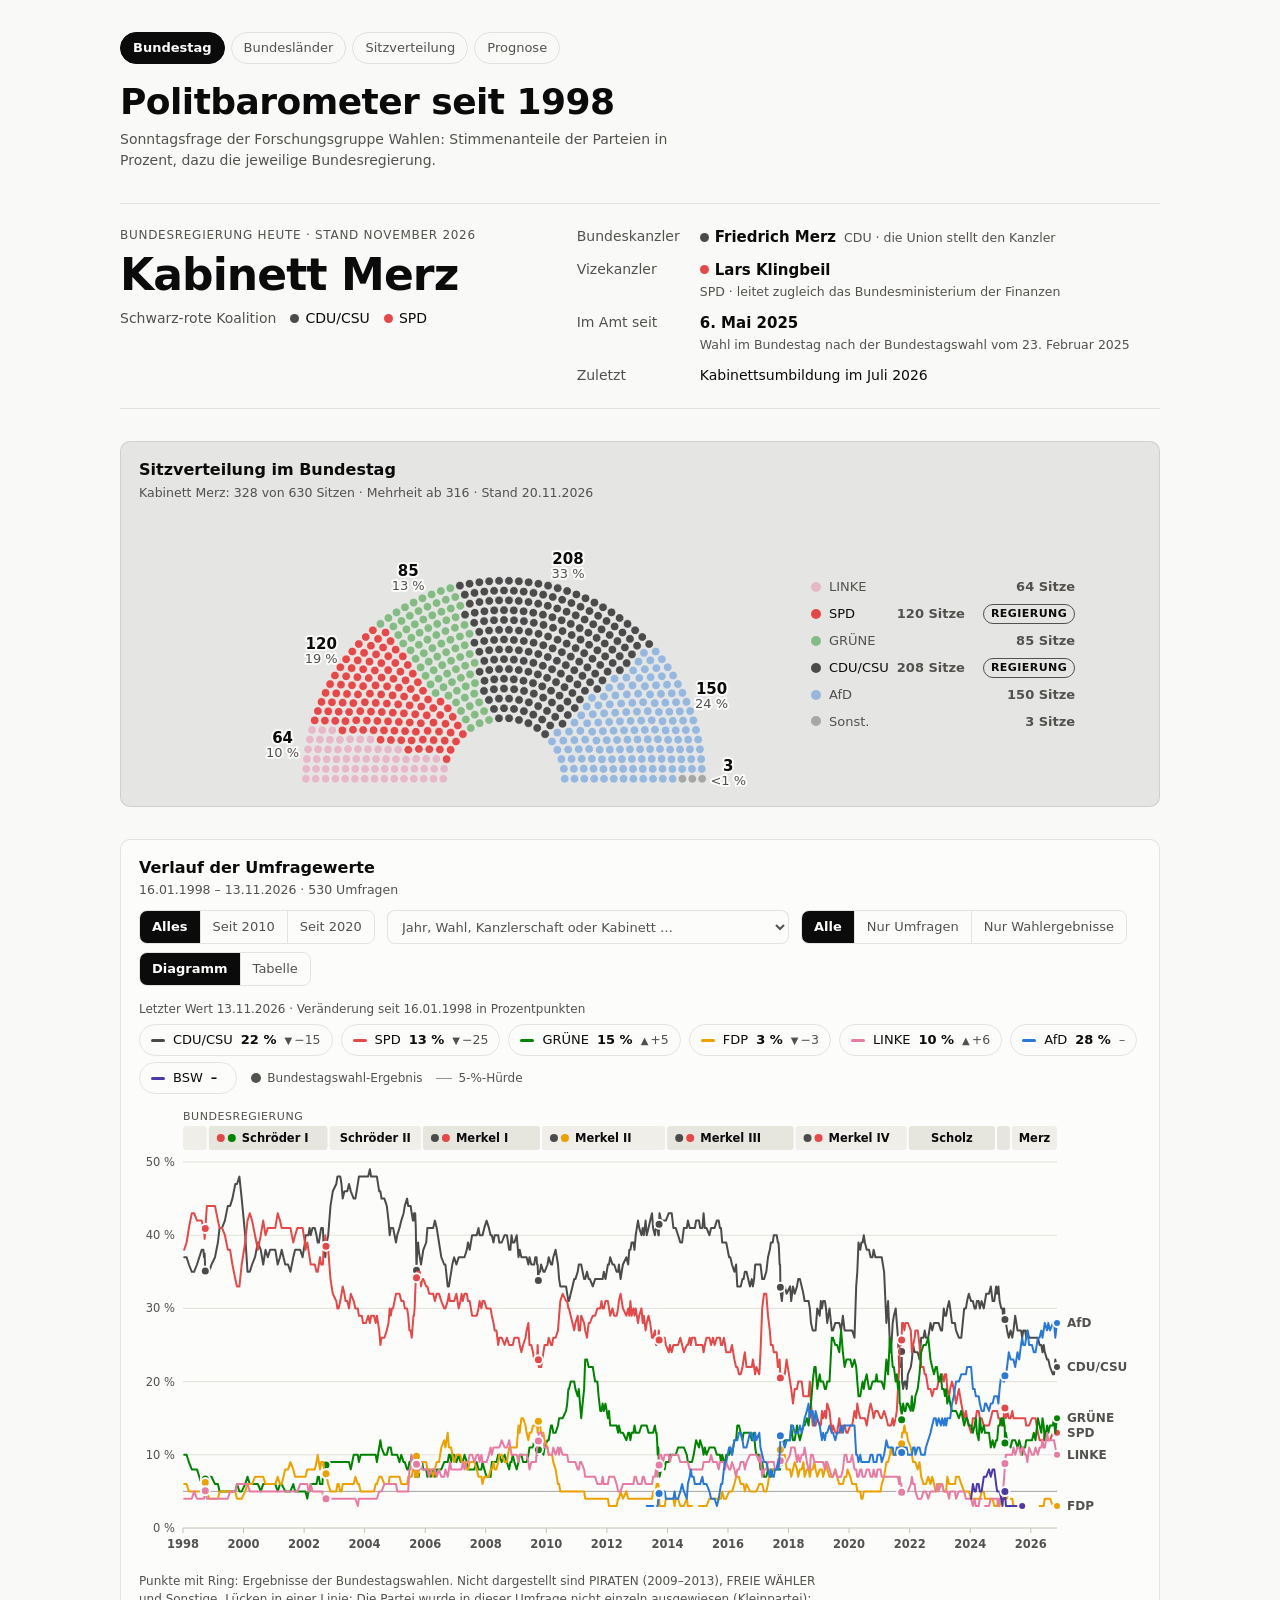
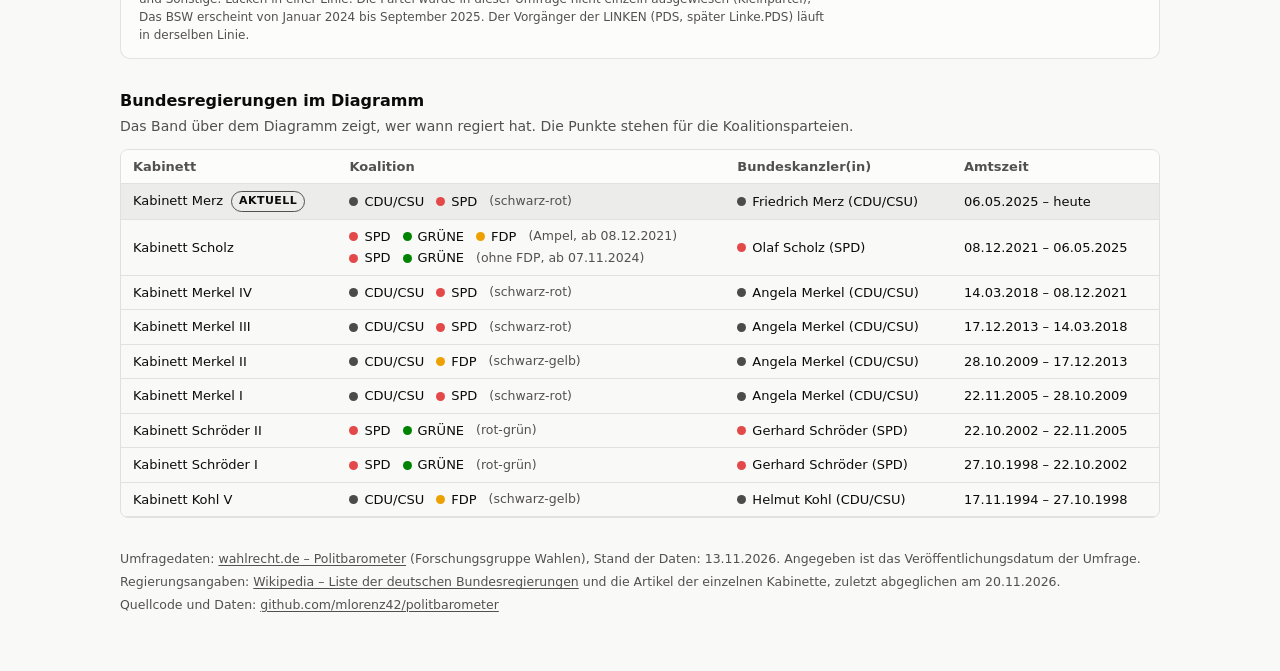
<file: docs/index.html>
<!doctype html>
<html lang="de">
<head>
<meta charset="utf-8">
<meta name="viewport" content="width=device-width, initial-scale=1">
<meta name="description" content="Verlauf der Sonntagsfrage im ZDF-Politbarometer seit 1998 mit den jeweiligen Bundesregierungen.">
<title>Politbarometer seit 1998</title>
<style>
:root {
  color-scheme: light;
  --page: #f9f9f7;
  --surface: #fcfcfb;
  --ink: #0b0b0b;
  --ink2: #52514e;
  --muted: #898781;
  --grid: #e1e0d9;
  --axis: #c3c2b7;
  --hair: rgba(11, 11, 11, 0.10);
  --hover: rgba(11, 11, 11, 0.05);
  --band-a: #efeee9;
  --band-b: #e6e5de;
  --s-cdu: #4b4b4b;
  --s-spd: #e34948;
  --s-gru: #008300;
  --s-fdp: #eda100;
  --s-lin: #e87ba4;
  --s-afd: #2a78d6;
  --s-bsw: #4a3aa7;
  --s-fw: #eb6834;
  --s-pir: #1baf7a;
}
@media (prefers-color-scheme: dark) {
  :root:not([data-theme="light"]) {
    color-scheme: dark;
    --page: #0d0d0d;
    --surface: #1a1a19;
    --ink: #ffffff;
    --ink2: #c3c2b7;
    --muted: #898781;
    --grid: #2c2c2a;
    --axis: #383835;
    --hair: rgba(255, 255, 255, 0.10);
    --hover: rgba(255, 255, 255, 0.07);
    --band-a: #262624;
    --band-b: #302f2d;
    --s-cdu: #949494;
    --s-spd: #e66767;
    --s-gru: #008300;
    --s-fdp: #c98500;
    --s-lin: #d55181;
    --s-afd: #3987e5;
    --s-bsw: #9085e9;
    --s-fw: #d95926;
    --s-pir: #199e70;
  }
}
:root[data-theme="dark"] {
  color-scheme: dark;
  --page: #0d0d0d;
  --surface: #1a1a19;
  --ink: #ffffff;
  --ink2: #c3c2b7;
  --muted: #898781;
  --grid: #2c2c2a;
  --axis: #383835;
  --hair: rgba(255, 255, 255, 0.10);
  --hover: rgba(255, 255, 255, 0.07);
  --band-a: #262624;
  --band-b: #302f2d;
  --s-cdu: #949494;
  --s-spd: #e66767;
  --s-gru: #008300;
  --s-fdp: #c98500;
  --s-lin: #d55181;
  --s-afd: #3987e5;
  --s-bsw: #9085e9;
  --s-fw: #d95926;
  --s-pir: #199e70;
}

* { box-sizing: border-box; }
[hidden] { display: none !important; }
body {
  margin: 0;
  background: var(--page);
  color: var(--ink);
  font: 14px/1.5 system-ui, -apple-system, "Segoe UI", sans-serif;
  padding-inline: 16px;
  padding-block: 32px 56px;
}
.wrap { max-width: 1040px; margin-inline: auto; display: flex; flex-direction: column; gap: 32px; }
h1, h2, p, dl, dd { margin: 0; }
h1 { font-size: clamp(26px, 4.4vw, 36px); line-height: 1.1; font-weight: 650; letter-spacing: -0.015em; text-wrap: balance; }
h2 { font-size: 16px; line-height: 1.3; font-weight: 650; }
.sub { color: var(--ink2); max-width: 64ch; margin-top: 8px; text-wrap: pretty; }
a { color: inherit; text-underline-offset: 2px; }
:focus-visible { outline: 2px solid var(--s-afd); outline-offset: 2px; border-radius: 4px; }

.p-cdu { --c: var(--s-cdu); } .p-spd { --c: var(--s-spd); } .p-gru { --c: var(--s-gru); }
.p-fdp { --c: var(--s-fdp); } .p-lin { --c: var(--s-lin); } .p-afd { --c: var(--s-afd); } .p-bsw { --c: var(--s-bsw); }
.p-fw { --c: var(--s-fw); } .p-pir { --c: var(--s-pir); } [class*="p-x-"] { --c: var(--ink2); } /* Parteien ohne eigene Farbe */
.dot { display: inline-block; width: 9px; height: 9px; border-radius: 50%; background: var(--c); flex: none; }

/* Regierung heute */
.gov { border-block: 1px solid var(--hair); padding-block: 22px; display: grid; grid-template-columns: minmax(0, 5fr) minmax(0, 7fr); gap: 20px 40px; }
.eyebrow { font-size: 12px; letter-spacing: 0.06em; text-transform: uppercase; color: var(--ink2); margin-bottom: 8px; }
.gov h2 { font-size: clamp(28px, 5vw, 44px); line-height: 1.05; font-weight: 700; letter-spacing: -0.02em; }
.coal { margin-top: 10px; display: flex; flex-wrap: wrap; align-items: center; gap: 4px 14px; color: var(--ink2); }
.coal .pp { display: inline-flex; align-items: center; gap: 6px; color: var(--ink); }
.facts { display: grid; grid-template-columns: max-content minmax(0, 1fr); gap: 10px 20px; align-content: center; }
.facts dt { color: var(--ink2); }
.facts dd { display: flex; flex-wrap: wrap; align-items: baseline; gap: 2px 8px; }
.facts dd strong { font-weight: 650; font-size: 15px; }
.facts .who { display: inline-flex; align-items: center; gap: 6px; }
.small { color: var(--ink2); font-size: 12.5px; }

/* Diagramm-Karte */
/* min-width: 0 ist nötig, weil .wrap ein Flex-Container ist: ohne das würde ein breiter Inhalt (z. B. eine
   Tabelle mit vielen Spalten) die Karte über ihre eigentliche Breite hinaus aufziehen, statt – wie von
   .tablewrap vorgesehen – nur innerhalb der Karte horizontal zu scrollen (klassische Flexbox-Falle). */
.card { background: var(--surface); border: 1px solid var(--hair); border-radius: 10px; padding: 18px 18px 14px; display: flex; flex-direction: column; gap: 14px; min-width: 0; }
.bar { display: flex; flex-wrap: wrap; justify-content: space-between; align-items: center; gap: 10px 16px; }
.ctrls { display: flex; flex-wrap: wrap; gap: 8px 12px; }
.seg { display: inline-flex; border: 1px solid var(--hair); border-radius: 8px; overflow: hidden; }
.seg button { font: inherit; font-size: 13px; color: var(--ink2); background: transparent; border: 0; padding: 6px 12px; min-height: 32px; cursor: pointer; }
.seg button + button { border-left: 1px solid var(--hair); }
.seg button:hover { background: var(--hover); }
.seg button[aria-pressed="true"] { background: var(--ink); color: var(--surface); font-weight: 600; }
.rangeinfo { color: var(--ink2); font-size: 12.5px; margin-top: 3px; text-wrap: pretty; }
.sr { position: absolute; width: 1px; height: 1px; overflow: hidden; clip: rect(0 0 0 0); white-space: nowrap; }
.sel { display: inline-block; max-width: 100%; min-width: 0; }
.sel select { max-width: 100%; font: inherit; font-size: 13px; color: var(--ink2); background: var(--surface); border: 1px solid var(--hair); border-radius: 8px; padding: 6px 10px; min-height: 34px; max-width: 100%; cursor: pointer; text-overflow: ellipsis; }
.sel select:hover { background: var(--hover); }
.sel select.on { color: var(--ink); font-weight: 600; border-color: var(--ink); box-shadow: inset 0 0 0 1px var(--ink); }
.legend { display: flex; flex-wrap: wrap; align-items: center; gap: 6px 8px; }
.legend .lbl { flex: 0 0 100%; font-size: 12px; color: var(--ink2); }
.chip .d { font-size: 12.5px; color: var(--ink2); font-variant-numeric: tabular-nums; white-space: nowrap; }
.chip .d .g { font-size: 10px; margin-right: 2px; }
.chip { display: inline-flex; align-items: center; gap: 8px; padding: 5px 11px; min-height: 32px; border: 1px solid var(--hair); border-radius: 999px; background: transparent; color: var(--ink); font: inherit; font-size: 13px; cursor: pointer; }
.chip:hover { background: var(--hover); }
.chip .key { width: 14px; height: 3px; border-radius: 2px; background: var(--c); }
.chip b { font-weight: 650; font-variant-numeric: tabular-nums; }
.chip[aria-pressed="false"] { color: var(--ink2); }
.chip[aria-pressed="false"] .key { opacity: 0.3; }
.chip[aria-pressed="false"] b { opacity: 0.55; }
.legend .ring { display: inline-flex; align-items: center; gap: 6px; font-size: 12px; color: var(--ink2); margin-left: 6px; }
.legend .ring i { width: 10px; height: 10px; border-radius: 50%; background: var(--ink2); box-shadow: 0 0 0 2px var(--surface); }
.legend .ring i.hu { width: 16px; height: 1px; border-radius: 0; box-shadow: none; opacity: 0.6; }

.chart { position: relative; touch-action: pan-y; border-radius: 6px; }
.chart svg { display: block; width: 100%; height: auto; overflow: visible; }
.chart text { font-family: inherit; }
.tip { position: absolute; top: 0; left: 0; pointer-events: none; z-index: 2; min-width: 190px; max-width: 280px; background: var(--surface); border: 1px solid var(--hair); border-radius: 8px; padding: 10px 12px; box-shadow: 0 6px 22px rgba(0, 0, 0, 0.14); font-size: 12.5px; }
.tip[hidden] { display: none; }
.tip .th { font-weight: 650; font-size: 13px; }
.tip .ts { color: var(--ink2); font-size: 12px; margin-top: 1px; }
.tip ul { list-style: none; margin: 8px 0 0; padding: 0; display: grid; gap: 3px; }
.tip li { display: grid; grid-template-columns: 14px 44px minmax(0, 1fr); align-items: center; gap: 6px; }
.tip li .k { height: 3px; border-radius: 2px; background: var(--c); }
.tip li .v { font-weight: 700; font-size: 13.5px; text-align: right; font-variant-numeric: tabular-nums; color: var(--ink); }
.tip li .n { color: var(--ink2); }
.tip .tg { margin-top: 8px; padding-top: 8px; border-top: 1px solid var(--hair); color: var(--ink2); font-size: 12px; }
.tip .tg strong { color: var(--ink); font-weight: 600; }

/* Wie bei .card: .tablewrap selbst ist auch ein Flex-Kind (.card ist ebenfalls display:flex), braucht also
   dieselbe min-width:0-Korrektur, damit sein eigenes overflow:auto greift statt die Karte aufzuziehen. */
.tablewrap { min-width: 0; max-height: 460px; overflow: auto; border: 1px solid var(--hair); border-radius: 8px; }
table { border-collapse: collapse; width: 100%; font-size: 13px; }
th, td { padding: 7px 12px; text-align: right; white-space: nowrap; border-bottom: 1px solid var(--hair); }
th:first-child, td:first-child { text-align: left; }
thead th { position: sticky; top: 0; background: var(--surface); font-weight: 650; color: var(--ink2); z-index: 1; }
thead th .dot { margin-right: 6px; }
td.num { font-variant-numeric: tabular-nums; }
tr.elec td { font-weight: 650; background: var(--hover); }
td.txt, th.txt { text-align: left; }
.note { font-size: 12px; color: var(--ink2); max-width: 90ch; text-wrap: pretty; }

/* Regierungen */
.govs h2 { margin-bottom: 4px; }
.govs .lead { color: var(--ink2); margin-bottom: 12px; }
.govs .tablewrap { max-height: none; }
.govs td, .govs th { text-align: left; white-space: normal; }
.govs tr.now td { background: var(--hover); }
.pill { display: inline-block; font-size: 11px; font-weight: 650; letter-spacing: 0.04em; text-transform: uppercase; padding: 1px 7px; border: 1px solid var(--ink2); border-radius: 999px; margin-left: 8px; vertical-align: 1px; }
.cell-co { display: flex; flex-wrap: wrap; gap: 2px 12px; }
.cell-co span { display: inline-flex; align-items: center; gap: 6px; white-space: nowrap; }

/* Sitzverteilung */
.seats-wrap { display: flex; flex-wrap: wrap; justify-content: center; gap: 12px 32px; align-items: center; }
/* max-width proportional zur breiteren Zeichenfläche (500 statt 380 SVG-Einheiten breit, s. common.js) –
   sonst würden Punkte und Schrift beim Skalieren auf dieselbe Kartenbreite kleiner wirken als zuvor. */
.hemicycle { position: relative; flex: 1 1 320px; min-width: 220px; max-width: 550px; }
.hemicycle svg { display: block; width: 100%; height: auto; }
.hemicycle svg circle { stroke: var(--surface); stroke-width: 0.6; }
.seats-legend { flex: 0 1 240px; min-width: 200px; max-width: 240px; list-style: none; margin: 0; padding: 0; display: grid; gap: 7px; align-content: center; }
.seats-legend li { display: flex; align-items: center; gap: 8px; font-size: 13px; }
.seats-legend .dot { width: 10px; height: 10px; border-radius: 50%; flex: none; }
.seats-legend .name { color: var(--ink); }
.seats-legend .n { margin-left: auto; font-weight: 650; font-variant-numeric: tabular-nums; color: var(--ink2); white-space: nowrap; }
.seats-legend li.opp .dot { opacity: .42; }
.seats-legend li.opp .name { color: var(--ink2); }
.seats-legend .pill { margin-left: 10px; }
/* Export-Pfeil: nur bei Hover/Fokus sichtbar, statt eines dauerhaften Text-Buttons (wie im
   finanzen-auswertung-Projekt) – dadurch pro Diagramm einsetzbar, auch auf den kleinen Kacheln. */
.dl-icon {
  position: absolute; top: -4px; right: 0; padding: 3px 8px; font: inherit; font-size: 1rem; line-height: 1;
  color: var(--ink2); background: var(--surface); border: 1px solid var(--hair); border-radius: 6px;
  cursor: pointer; opacity: 0; transition: opacity .15s, background .15s, color .15s;
}
.hemicycle:hover .dl-icon, .chart:hover .dl-icon, .dl-icon:focus-visible { opacity: 1; }
.dl-icon:hover { background: var(--hover); color: var(--ink); }

/* Raster kleiner Sitzverteilungen (Übersichtsseite) */
.seat-grid { display: grid; grid-template-columns: repeat(auto-fill, minmax(230px, 1fr)); gap: 14px; }
.seat-tile { display: block; background: var(--surface); border: 1px solid var(--hair); border-radius: 10px; padding: 14px 14px 12px; text-decoration: none; color: inherit; transition: border-color .15s; }
.seat-tile:hover { border-color: var(--ink2); }
.seat-tile-head { display: flex; align-items: baseline; justify-content: space-between; gap: 8px; margin-bottom: 6px; }
.seat-tile-name { font-weight: 650; font-size: 14px; color: var(--ink); }
.seat-tile-n { font-size: 12px; color: var(--ink2); font-variant-numeric: tabular-nums; white-space: nowrap; }
.seat-tile .hemicycle { max-width: none; }
.seat-tile-info { margin: 6px 0 0; font-size: 12px; color: var(--ink2); display: flex; flex-wrap: wrap; align-items: center; gap: 3px 7px; }
.seat-tile-info .cell-co { gap: 2px 8px; }
.seat-tile-info .cell-co i { width: 7px; height: 7px; }
footer { color: var(--ink2); font-size: 12.5px; display: grid; gap: 4px; }

@media (max-width: 720px) {
  .gov { grid-template-columns: minmax(0, 1fr); }
  .card { padding: 14px 12px 12px; }
  th, td { padding: 7px 9px; }
}

/* Navigation zwischen den Seiten */
.nav { display: flex; flex-wrap: wrap; gap: 6px; margin-bottom: 18px; }
.nav a { font-size: 13px; padding: 5px 12px; border: 1px solid var(--hair); border-radius: 999px; color: var(--ink2); text-decoration: none; }
.nav a:hover { background: var(--hover); }
.nav a[aria-current="page"] { background: var(--ink); color: var(--surface); border-color: var(--ink); font-weight: 600; }

@media (max-width: 720px) {
  .ctrls { width: 100%; }
  .ctrls .sel { flex: 1 1 100%; }
  .ctrls .sel select { width: 100%; }
}
</style>
</head>
<body>
<div class="wrap">
  <header>
    <nav class="nav" aria-label="Seiten">
      <a href="index.html" aria-current="page">Bundestag</a>
      <a href="laender.html">Bundesländer</a>
      <a href="sitzverteilung.html">Sitzverteilung</a>
      <a href="prognose.html">Prognose</a>
    </nav>
    <h1>Politbarometer seit 1998</h1>
    <p class="sub">Sonntagsfrage der Forschungsgruppe Wahlen: Stimmenanteile der Parteien in Prozent, dazu die jeweilige Bundesregierung.</p>
  </header>

  <section class="gov" aria-labelledby="gov-h">
    <div>
      <p class="eyebrow" id="gov-eyebrow"></p>
      <h2 id="gov-h"></h2>
      <p class="coal" id="gov-coal"></p>
    </div>
    <dl class="facts" id="gov-facts"></dl>
  </section>

  <section class="card" aria-labelledby="seats-h">
    <div class="bar">
      <div>
        <h2 id="seats-h">Sitzverteilung im Bundestag</h2>
        <p class="rangeinfo" id="seats-info"></p>
      </div>
    </div>
    <div class="seats-wrap">
      <div class="hemicycle" id="seats-chart" role="img" aria-label="Sitzverteilung im Bundestag als Halbkreisdiagramm, Parteien von links nach rechts im politischen Spektrum. Die Sitzzahlen stehen auch in der Liste rechts daneben."></div>
      <ul class="seats-legend" id="seats-legend"></ul>
    </div>
  </section>

  <section class="card" aria-labelledby="ch-h">
    <div class="bar">
      <div>
        <h2 id="ch-h">Verlauf der Umfragewerte</h2>
        <p class="rangeinfo" id="rangeinfo" aria-live="polite"></p>
      </div>
      <div class="ctrls">
        <div class="seg" id="ranges" role="group" aria-label="Zeitraum"></div>
        <label class="sel"><span class="sr">Nach Jahr, Bundestagswahl, Kanzlerschaft oder Kabinett filtern</span><select id="cabinet"></select></label>
        <div class="seg" id="kinds" role="group" aria-label="Art der Daten"></div>
        <div class="seg" id="views" role="group" aria-label="Ansicht"></div>
      </div>
    </div>
    <div class="legend" id="legend" role="group" aria-label="Parteien ein- oder ausblenden"></div>
    <div id="chartview">
      <div class="chart" id="chart" tabindex="0" role="group" aria-label="Liniendiagramm der Umfragewerte. Mit den Pfeiltasten ein Datum wählen. Alle Werte stehen auch in der Tabellenansicht."></div>
    </div>
    <div id="tableview" hidden></div>
    <p class="note" id="note"></p>
  </section>

  <section class="govs" aria-labelledby="gs-h">
    <h2 id="gs-h">Bundesregierungen im Diagramm</h2>
    <p class="lead">Das Band über dem Diagramm zeigt, wer wann regiert hat. Die Punkte stehen für die Koalitionsparteien.</p>
    <div class="tablewrap"><table id="govtable"></table></div>
  </section>

  <footer>
    <p>Umfragedaten: <a href="https://www.wahlrecht.de/umfragen/politbarometer.htm" target="_blank" rel="noopener">wahlrecht.de – Politbarometer</a> (Forschungsgruppe Wahlen), Stand der Daten: <span id="f-data"></span>. Angegeben ist das Veröffentlichungsdatum der Umfrage.</p>
    <p>Regierungsangaben: <a id="f-gov-link" href="https://de.wikipedia.org/wiki/Liste_der_deutschen_Bundesregierungen" target="_blank" rel="noopener">Wikipedia – Liste der deutschen Bundesregierungen</a> und die Artikel der einzelnen Kabinette, zuletzt abgeglichen am <span id="f-gov"></span>.</p>
    <p>Quellcode und Daten: <a href="https://github.com/mlorenz42/politbarometer" target="_blank" rel="noopener">github.com/mlorenz42/politbarometer</a></p>
  </footer>
</div>

<script>
(function () {
  "use strict";
    var ts = function (s) { var a = s.split("-"); return Date.UTC(+a[0], +a[1] - 1, +a[2]); };
  var MON = ["Jan", "Feb", "Mär", "Apr", "Mai", "Jun", "Jul", "Aug", "Sep", "Okt", "Nov", "Dez"];
  var p2 = function (n) { return (n < 10 ? "0" : "") + n; };
  var fmt = function (t) { var d = new Date(t); return p2(d.getUTCDate()) + "." + p2(d.getUTCMonth() + 1) + "." + d.getUTCFullYear(); };
  var pct = function (v) { return v == null ? "–" : String(v).replace(".", ",") + " %"; };
  var fnum = function (n) { return n == null ? "" : String(n).replace(/\B(?=(\d{3})+(?!\d))/g, "."); };
  var $ = function (id) { return document.getElementById(id); };
  var NS = "http://www.w3.org/2000/svg";
  function el(tag, attrs, parent, text) {
    var e = document.createElementNS(NS, tag);
    for (var k in attrs) e.setAttribute(k, attrs[k]);
    if (text != null) e.textContent = text;
    if (parent) parent.appendChild(e);
    return e;
  }
  function h(tag, cls, parent, text) {
    var e = document.createElement(tag);
    if (cls) e.className = cls;
    if (text != null) e.textContent = text;
    if (parent) parent.appendChild(e);
    return e;
  }
  function tickList(tmin, tmax, x0, x1) {
    var span = (tmax - tmin) / 31557600000, ticks = [], y, m;
    var yearPx = (x1 - x0) / span;
    var d0 = new Date(tmin), d1 = new Date(tmax);
    if (span < 4) {
      for (y = d0.getUTCFullYear(); y <= d1.getUTCFullYear(); y++) for (m = 0; m < 12; m += 3) {
        var t = Date.UTC(y, m, 1);
        if (t >= tmin && t <= tmax) ticks.push({ t: t, label: m === 0 ? String(y) : MON[m], major: m === 0 });
      }
      if (yearPx < 130) ticks = ticks.filter(function (k) { return k.major || (new Date(k.t).getUTCMonth() === 6); });
      return ticks;
    }
    var steps = [1, 2, 4, 5, 10], step = 10;
    for (var s = 0; s < steps.length; s++) { if (steps[s] * yearPx >= 54) { step = steps[s]; break; } }
    for (y = d0.getUTCFullYear(); y <= d1.getUTCFullYear(); y++) {
      var tt = Date.UTC(y, 0, 1);
      if (tt >= tmin && tt <= tmax && y % step === 0) ticks.push({ t: tt, label: String(y), major: true });
    }
    return ticks;
  }

  var LONGMON = ["Januar", "Februar", "März", "April", "Mai", "Juni", "Juli", "August", "September", "Oktober", "November", "Dezember"];
  function longDate(t) { var d = new Date(t); return d.getUTCDate() + ". " + LONGMON[d.getUTCMonth()] + " " + d.getUTCFullYear(); }

  // ---------- Sitzverteilung (Halbkreisdiagramm) ----------
  // Konzentrische Reihen im Abstand von zwei Sitzradien (Reihen berühren sich), Sitze innerhalb
  // einer Reihe im selben Abstand entlang des Bogens (Sitze berühren sich) – der übliche Aufbau
  // solcher Diagramme. Der Sitzradius wird per Bisektion so gesucht, dass die Kapazität knapp
  // über n liegt; überzählige Plätze fallen von innen nach außen weg, damit die äußeren Reihen
  // (wo bei den bekannten Vorbildern traditionell die Regierungsbank sitzt) voll bleiben.
  // Reihenfolge der Punkte: links (180°) nach rechts (0°), damit Parteien in der übergebenen
  // Reihenfolge zusammenhängende Blöcke bilden.
  function hemicycleCapacity(seatR, rInner, rOuter) {
    var rows = [], r = rInner;
    while (r <= rOuter + 1e-9) { rows.push(r); r += seatR * 2; }
    var counts = rows.map(function (rr) { return Math.max(1, Math.floor((Math.PI * rr) / (seatR * 2)) + 1); });
    return { rows: rows, counts: counts, total: counts.reduce(function (a, b) { return a + b; }, 0) };
  }
  function hemicycleSeats(n) {
    var rInner = 0.30, rOuter = 1, lo = 0.008, hi = 0.28;
    for (var iter = 0; iter < 30; iter++) {
      var mid = (lo + hi) / 2;
      if (hemicycleCapacity(mid, rInner, rOuter).total >= n) lo = mid; else hi = mid;
    }
    var cap = hemicycleCapacity(lo, rInner, rOuter), counts = cap.counts.slice();
    var over = cap.total - n, ri = 0, guard = 0;
    while (over > 0 && guard++ < 100000) { if (counts[ri] > 1) { counts[ri]--; over--; } ri = (ri + 1) % counts.length; }
    var pts = [];
    for (var i = 0; i < cap.rows.length; i++) {
      var cnt = counts[i], r = cap.rows[i];
      for (var s = 0; s < cnt; s++) {
        var t = cnt > 1 ? s / (cnt - 1) : 0.5, a = Math.PI - t * Math.PI;
        pts.push({ x: Math.cos(a) * r, y: -Math.sin(a) * r, a: a });
      }
    }
    pts.sort(function (p, q) { return q.a - p.a; }); // a = π (links) … 0 (rechts)
    return { pts: pts, seatR: lo };
  }

  // data: { gesamt, regierung:{cab,sitze}, reihenfolge:[Kürzel …], sitze:{Kürzel: Zahl} }
  // partyName(k) benennt ein Kürzel; govKeys sind die Kürzel der aktuellen Regierungsparteien.
  // labels: Sitzzahl und Anteil dauerhaft über jeder Fraktion einblenden (nicht nur beim Hover).
  function drawHemicycle(container, data, partyName, govKeys, labels) {
    container.textContent = "";
    // H hat gegenüber dem reinen Halbkreis (Radius bis 184, Fußpunkt bei H-12) bewusst Luft nach oben:
    // dort sitzt die Beschriftung, wie bei den Wikipedia-Diagrammen üblich, außerhalb des Punktrings statt
    // mitten in der Punktwolke – das braucht Platz oberhalb des höchsten Sitzes, den es sonst nicht gäbe.
    // W hat aus demselben Grund gegenüber dem reinen Halbkreis (Durchmesser bis 368) Luft links und rechts:
    // ohne die fiele die Beschriftung der äußersten Fraktionen (nahe 0°/180°) in den Punktring zurück, weil
    // dort für sie schlicht kein Platz mehr zwischen Punktrand und Zeichenflächenrand übrig wäre.
    var W = 500, H = 250, cx = W / 2, cy = H - 12;
    var layout = hemicycleSeats(data.gesamt), pts = layout.pts;
    // Bei wenigen Sitzen sind die Punkte (normiert layout.seatR) größer; ohne Gegenrechnung würde ihr
    // Rand über die Zeichenfläche hinausragen. R so wählen, dass Mittelpunkt-Radius + Punktradius nie
    // über den verfügbaren Platz hinausgeht (kleiner werdender Radius bei größer werdenden Punkten).
    var dotScale = 0.88;
    var R = Math.min(184, (cx - 6) / (1 + dotScale * layout.seatR));
    var dotR = Math.max(1.8, layout.seatR * R * dotScale); // etwas Luft zwischen den Punkten lassen
    var labelR = R + dotR + 16; // fester Ring außerhalb aller Punkte, unabhängig vom Winkel
    var svg = el("svg", { viewBox: "0 0 " + W + " " + H, width: "100%", height: "auto", "aria-hidden": "true" });
    container.appendChild(svg); // früh anhängen, damit getBBox() weiter unten zuverlässig funktioniert
    // Dieselbe Zeichenfläche (W×H in SVG-Einheiten) wird ganz unterschiedlich groß dargestellt – auf der
    // großen Bund-/Land-Karte mehrere hundert Pixel breit, auf einer der 16 kleinen Übersichtskacheln nur
    // rund 300px. Ein fester SVG-Font-Size-Wert würde auf den Kacheln entsprechend winzig ankommen (bei
    // einer Umfrage nachgemessen: ~9px statt ~18px auf der großen Karte). fontScale gleicht das aus, damit
    // die Beschriftung auf dem Bildschirm überall etwa gleich groß und lesbar ist, unabhängig vom Kontext.
    var containerPx = container.getBoundingClientRect().width || W;
    var fontScale = W / containerPx;
    var i = 0, cum = 0, labelData = [];
    data.reihenfolge.forEach(function (k) {
      var n = data.sitze[k] || 0;
      if (!n) return;
      var isGov = govKeys.indexOf(k) >= 0;
      var g = el("g", { style: "fill:var(--s-" + k + ",var(--ink2))" + (isGov ? "" : ";opacity:.42") }, svg);
      el("title", {}, g, partyName(k) + ": " + n + " Sitz" + (n === 1 ? "" : "e") + (isGov ? " · Regierung" : ""));
      for (var s = 0; s < n; s++, i++) {
        var p = pts[i]; if (!p) continue;
        var px = cx + p.x * R, py = cy + p.y * R;
        el("circle", { cx: px.toFixed(1), cy: py.toFixed(1), r: dotR.toFixed(2) }, g);
      }
      // Winkel wie bei einem unsichtbaren Wikipedia-Farbkeil: rein proportional zum Sitzanteil (Mitte des
      // Abschnitts [cum, cum+n] von insgesamt data.gesamt Sitzen auf dem Halbkreis), NICHT der Mittelwert
      // der tatsächlichen Punktwinkel. Die echten Punkte liegen zeilenweise (verschiedene Zeilen fassen
      // unterschiedlich viele Sitze), wodurch ihr Mittelwinkel je nach Zufälligkeit der Zeilenaufteilung
      // leicht daneben liegen und wackeln kann – der Keil-Winkel ist dagegen exakt und deckungsgleich mit
      // der Fraktionsreihenfolge, unabhängig vom Packungsdetail der Punkte.
      labelData.push({ n: n, theta: Math.PI * (1 - (cum + n / 2) / data.gesamt) });
      cum += n;
    });
    // Beschriftung wie bei Wikipedias Halbkreisdiagrammen: auf dem Keilwinkel der eigenen Fraktion, aber
    // auf einem Radius außerhalb des gesamten Punktrings (labelR), statt mittendrin. Dadurch gibt es nie
    // eine Kollision mit Punkten – auch nicht mit denen fremder Fraktionen, WEIL der Winkel selbst nie
    // verändert wird (er bleibt exakt der Keilwinkel der eigenen Fraktion). Nur der Radius wird bei Bedarf
    // verkleinert, damit das Label nicht über den linken/rechten Rand der Zeichenfläche hinausragt – ein
    // Verkleinern des Winkels stattdessen (frühere Version) hätte das Label Richtung Bildmitte verschoben
    // und dabei über den Keil der Nachbarfraktion gelegt (genau der gemeldete Fehler bei kleinen
    // Randfraktionen). Bei ganz am Rand (nahe 0°/180°) sitzenden Mini-Fraktionen bleibt der vertikale
    // Abstand zur eigenen untersten Punktreihe entsprechend klein – wie auch bei Wikipedias Vorbildern,
    // wo Eck-Beschriftungen knapp neben der Spitze des eigenen Keils stehen statt hoch angehoben zu sein.
    // Alle Labels werden erst gezeichnet, nachdem alle Punkte aller Fraktionen stehen (eigener Durchlauf,
    // nicht verschachtelt mit den Punkt-Gruppen oben): sonst könnte die Punktgruppe einer später gezeich-
    // neten Nachbarfraktion – in der SVG-Zeichenreihenfolge über allem Vorherigen – das Label einer früher
    // gezeichneten Fraktion optisch verdecken, obwohl es außerhalb von deren eigenen Punkten liegt.
    if (labels) {
      // Erst an der ungeklemmten Position zeichnen und die tatsächliche Textbreite per getBBox() messen
      // (statt eines geschätzten Rand-Werts): die Schriftgröße variiert ja mit fontScale, ein fester
      // Rand-Wert wäre für eine große Karte zu großzügig und für eine kleine Kachel zu knapp.
      var placed = labelData.map(function (d) {
        var theta = d.theta;
        var lx0 = cx + Math.cos(theta) * labelR, ly0 = cy - Math.sin(theta) * labelR;
        var share = d.n / data.gesamt * 100, pctTxt = (share < 0.5 ? "<1" : String(Math.round(share))) + " %";
        var t = el("text", {
          x: lx0.toFixed(1), y: ly0.toFixed(1), "text-anchor": "middle",
          style: "font-variant-numeric:tabular-nums;paint-order:stroke;stroke:var(--surface);" +
            "stroke-width:" + (4 * fontScale).toFixed(2) + "px;stroke-linejoin:round",
        }, svg);
        var tsNum = el("tspan", { x: lx0.toFixed(1), dy: "0", style: "font-size:" + (15 * fontScale).toFixed(2) + "px;font-weight:650;fill:var(--ink)" }, t, String(d.n));
        var tsPct = el("tspan", { x: lx0.toFixed(1), dy: (14 * fontScale).toFixed(2), style: "font-size:" + (13 * fontScale).toFixed(2) + "px;fill:var(--ink2)" }, t, pctTxt);
        var bbox = t.getBBox(), halfW = bbox.width / 2 + 2 * fontScale, rMax = labelR;
        // y ist die Grundlinie der ERSTEN Zeile, nicht die Mitte des Textblocks: der Block reicht nach oben
        // nur um die Versalhöhe, nach unten aber über Zeilenabstand + zweite Zeile deutlich weiter. topOff/
        // botOff halten den tatsächlichen (asymmetrischen) Abstand von y zu Ober-/Unterkante fest, statt
        // ihn wie eine halbe Höhe zu behandeln – sonst ließe die Rand-/Stapel-Klemmung unten systematisch
        // zu wenig Puffer (genau der Fehler, durch den ein Label unbemerkt über den unteren Rand ragte).
        var topOff = ly0 - bbox.y, botOff = (bbox.y + bbox.height) - ly0;
        if (Math.cos(theta) > 1e-6) rMax = Math.min(rMax, (W - halfW - cx) / Math.cos(theta));
        else if (Math.cos(theta) < -1e-6) rMax = Math.min(rMax, (halfW - cx) / Math.cos(theta));
        return { theta: theta, r: rMax, rMax: rMax, halfW: halfW, topOff: topOff, botOff: botOff, t: t, tsNum: tsNum, tsPct: tsPct };
      });
      // Bei mehreren sehr kleinen Fraktionen dicht an einer Ecke (z. B. zwei 3-Sitze-Parteien nebeneinander)
      // reicht der Winkelabstand für die (gegenüber den SVG-Einheiten der Punkte unabhängig skalierte)
      // Schrift manchmal nicht: die Labels würden sich sonst gegenseitig überlappen. Deshalb hier noch ein
      // Kollisions-Check zwischen jeweils benachbarten Labels (Winkelreihenfolge = Bildreihenfolge): statt
      // den Winkel zu ändern (das würde wie bei der Rand-Klemmung oben ins Gebiet der Nachbarfraktion
      // führen), wird bei Bedarf nur der Radius des zweiten Labels schrittweise vergrößert, bis kein
      // Überlappen mehr besteht oder der zeichenflächen-sichere Radius erreicht ist.
      // Gegen ALLE bereits platzierten Labels prüfen, nicht nur das direkt vorherige: bei drei oder mehr
      // Mini-Fraktionen in derselben Ecke (z. B. drei 1-6-Sitze-Parteien nebeneinander) kann ein Label mit
      // seinem zweiten Nachbarn kollidieren, nachdem der erste Nachbar schon woanders hingeschoben wurde –
      // ein reiner Vorgänger-Vergleich hätte das übersehen und das Label unbemerkt über den Rand geschoben.
      function pos(p) { return p.lx != null ? p : { lx: cx + Math.cos(p.theta) * p.r, ly: cy - Math.sin(p.theta) * p.r }; }
      for (var pi = 1; pi < placed.length; pi++) {
        var cur = placed[pi], guard = 0, moved = true;
        while (moved && guard++ < 60) {
          moved = false;
          var cp = pos(cur);
          for (var pj = 0; pj < pi; pj++) {
            var other = placed[pj], op = pos(other);
            var dx = cp.lx - op.lx;
            var curTop = cp.ly - cur.topOff, curBot = cp.ly + cur.botOff;
            var otherTop = op.ly - other.topOff, otherBot = op.ly + other.botOff;
            var vertOverlap = curTop < otherBot - 2 && curBot > otherTop + 2; // 2 SVG-Einheiten Toleranz
            if (Math.abs(dx) < (other.halfW + cur.halfW) * 0.9 && vertOverlap) {
              var next = Math.min(cur.r + 3, cur.rMax);
              if (next === cur.r) {
                // Zeichenflächen-sicheres Maximum erreicht (typisch: beide Labels an derselben Kante nahe
                // 0°/180° geklemmt, radiales Verschieben bringt dort kaum noch y-Abstand). Dann direkt
                // unter/über das kollidierende Label stapeln statt weiter auf dem eigenen Keilwinkel zu
                // bestehen – bei so dicht gedrängten Mini-Fraktionen ist "lesbar" wichtiger als "exakt auf
                // dem eigenen Winkel". Bevorzugt in die Richtung, in der cur ohnehin schon liegt; nur wenn
                // das über den Zeichenflächenrand hinausginge, die andere Richtung nehmen, und als letztes
                // Sicherheitsnetz danach nochmal hart auf den gültigen Bereich klemmen.
                var gap = 2;
                var belowLy = otherBot + gap + cur.topOff, aboveLy = otherTop - gap - cur.botOff;
                var stackedLy = cp.ly >= op.ly ? belowLy : aboveLy;
                if (stackedLy + cur.botOff > H - 4) stackedLy = aboveLy;
                else if (stackedLy - cur.topOff < 4) stackedLy = belowLy;
                stackedLy = Math.max(4 + cur.topOff, Math.min(H - 4 - cur.botOff, stackedLy));
                cur.lx = op.lx;
                cur.ly = stackedLy;
              } else {
                cur.r = next;
              }
              moved = true; // nach jeder Korrektur von vorne gegen alle prüfen, falls neue Kollision entsteht
              break;
            }
          }
        }
      }
      // Letzte, von der Kollisionsprüfung unabhängige Sicherung: bei einer Fraktion knapp neben 0°/180° mit
      // sehr kleinem Radius kann die eigene (mit niemandem kollidierende) Position so nah am unteren Rand
      // liegen, dass allein die Texthöhe über die Zeichenfläche hinausragt – ganz ohne dass ein anderes
      // Label beteiligt ist. Das oben durchlaufene Kollisions-Pärchen-System greift dann gar nicht erst.
      placed.forEach(function (p) {
        var fp = pos(p), ly = fp.ly;
        if (ly + p.botOff > H - 4) ly = H - 4 - p.botOff;
        else if (ly - p.topOff < 4) ly = 4 + p.topOff;
        if (ly !== fp.ly) { p.lx = fp.lx; p.ly = ly; }
      });
      placed.forEach(function (p) {
        var fp = pos(p), lx = fp.lx.toFixed(1), ly = fp.ly.toFixed(1);
        p.t.setAttribute("x", lx); p.t.setAttribute("y", ly);
        p.tsNum.setAttribute("x", lx); p.tsPct.setAttribute("x", lx);
      });
    }
  }

  function drawSeatLegend(container, data, partyName, govKeys) {
    container.textContent = "";
    data.reihenfolge.forEach(function (k) {
      var n = data.sitze[k] || 0;
      if (!n) return;
      var isGov = govKeys.indexOf(k) >= 0;
      var li = h("li", isGov ? "" : "opp", container);
      h("span", "dot", li).style.background = "var(--s-" + k + ",var(--ink2))";
      h("span", "name", li, partyName(k));
      h("span", "n", li, n + " Sitz" + (n === 1 ? "" : "e"));
      if (isGov) h("span", "pill", li, "Regierung");
    });
  }

  // Kürzel der stärksten Fraktion (meiste Sitze).
  function leadingParty(data) {
    var best = null, max = -1;
    data.reihenfolge.forEach(function (k) { var n = data.sitze[k] || 0; if (n > max) { max = n; best = k; } });
    return best;
  }
  // Färbt "elem" in der Farbe der stärksten Fraktion ein (color-mix mit der Kartenfläche). pct steuert die
  // Intensität (Default 13, dezent für die großen Karten mit viel Text darauf); einzelne Aufrufer wie die
  // kleinen Kacheln auf der Sitzverteilungs-Übersicht übergeben einen höheren Wert, weil die Farbe dort
  // sonst neben der viel kräftigeren Deutschlandkarte kaum noch als "stärkste Kraft" erkennbar ist.
  function tintByLeadingParty(elem, data, pct) {
    if (!elem) return;
    var k = leadingParty(data);
    elem.style.background = k ? "color-mix(in srgb, var(--s-" + k + ", var(--ink2)) " + (pct || 13) + "%, var(--surface))" : "";
  }

  // Zeichnet Diagramm, Legende und die Infozeile in einem Aufwasch; alle drei Elemente optional. filename
  // gesetzt → Export-Pfeil-Button wird mit angelegt (bei jedem Aufruf neu, s. addExportButton); title ist
  // dessen Bildüberschrift (muss den Namen des Parlaments/Bundeslands enthalten – im Dateinamen allein
  // sieht man ihn beim Betrachten des Bildes ja nicht).
  function renderSeats(hemiEl, legendEl, infoEl, data, partyName, govKeys, filename, title) {
    if (infoEl) {
      var majority = Math.floor(data.gesamt / 2) + 1;
      infoEl.textContent = data.regierung.cab + ": " + data.regierung.sitze + " von " + data.gesamt +
        " Sitzen · Mehrheit ab " + majority + " · Stand " + fmt(ts(SITZE.stand));
    }
    if (hemiEl) {
      drawHemicycle(hemiEl, data, partyName, govKeys, true);
      tintByLeadingParty(hemiEl.closest(".card"), data);
      if (filename) addExportButton(hemiEl, filename, title, seatLegendItems(data, partyName, govKeys));
    }
    if (legendEl) drawSeatLegend(legendEl, data, partyName, govKeys);
  }

  // Farbe einer Partei als aufgelöster Wert (Hex/RGB), nicht die CSS-Variable selbst – ein eigenständiges
  // Canvas kennt var(--s-xxx) nicht. Gleicher Fallback wie bei den Live-Diagrammen (var(--s-KEY,var(--ink2))).
  function partyColor(k) {
    var root = getComputedStyle(document.documentElement);
    return root.getPropertyValue("--s-" + k).trim() || root.getPropertyValue("--ink2").trim();
  }

  // Legt in "defs" ein diagonal gestreiftes <pattern> an (ein gleich breiter Streifen je Farbe, dann um
  // 45° gedreht) – für Koalitionskarten, auf denen eine Fläche zu mehreren Parteien gleichzeitig gehört
  // und eine einzelne Füllfarbe das nicht mehr zeigen kann.
  function stripePattern(defs, id, colors) {
    var sw = 9, tile = sw * colors.length;
    var pat = el("pattern", { id: id, patternUnits: "userSpaceOnUse", width: tile, height: sw, patternTransform: "rotate(45)" }, defs);
    colors.forEach(function (c, i) { el("rect", { x: i * sw, y: 0, width: sw, height: sw, fill: c }, pat); });
  }

  // Baut die Export-Legende für ein Sitzverteilungs-Diagramm aus denselben Daten, mit denen auch das
  // Diagramm selbst gezeichnet wurde (nicht aus dem DOM abgeschrieben) – funktioniert dadurch gleicher-
  // maßen für die große Karte mit eigener <ul> UND für die 16 kleinen Kacheln, die gar keine eigene
  // Legende im DOM haben.
  function seatLegendItems(data, partyName, govKeys) {
    var items = [];
    data.reihenfolge.forEach(function (k) {
      var n = data.sitze[k] || 0;
      if (!n) return;
      var isGov = govKeys.indexOf(k) >= 0;
      items.push({
        color: partyColor(k), dim: !isGov,
        text: partyName(k) + "   " + n + " Sitz" + (n === 1 ? "" : "e") + (isGov ? "   · Regierung" : ""),
      });
    });
    return items;
  }

  // Liest die Umfrageverlauf-Legende (Parteiname, aktueller Wert, Veränderung) direkt aus den sichtbaren
  // .chip-Elementen ab, statt deren Berechnung (Trend- vs. Wahl-Modus, Gleitmittel vs. Momentwert) ein
  // zweites Mal nachzubauen – template.html und laender.html haben dafür leicht unterschiedliche Logik,
  // aber am Ende beide dieselbe .chip-Struktur (Farbpunkt, Name, Wert, Veränderung).
  function chartLegendItems(legendBox) {
    var items = [];
    legendBox.querySelectorAll(".chip").forEach(function (chip) {
      if (chip.hidden || chip.getAttribute("aria-pressed") === "false") return;
      var pClass = null;
      for (var i = 0; i < chip.classList.length; i++) { if (chip.classList[i].indexOf("p-") === 0) { pClass = chip.classList[i]; break; } }
      var color = pClass ? partyColor(pClass.slice(2)) : getComputedStyle(chip.querySelector(".key")).backgroundColor;
      var name = chip.children[1] ? chip.children[1].textContent : "";
      var value = chip.children[2] ? chip.children[2].textContent : "";
      var change = "";
      if (chip.children[3]) {
        var clone = chip.children[3].cloneNode(true);
        clone.querySelectorAll(".sr").forEach(function (s) { s.remove(); }); // nur für Screenreader gedachter Zusatztext
        change = clone.textContent;
      }
      items.push({ color: color, text: name + "   " + value + (change ? "   " + change : "") });
    });
    return items;
  }

  // Generischer Kern: klont das <svg> aus "container", löst CSS-Variablen zu festen Werten auf (ein
  // eigenständiges SVG kennt var(--…) sonst nicht) und rendert es zusammen mit einem optionalen Titel und
  // einer Legende (items: [{color, text, dim}], je ein Punkt + Text pro Zeile) als PNG. Ohne title/items
  // wird nur das Diagramm selbst exportiert. dim (z. B. Oppositionsparteien) wird abgeblendet gezeichnet,
  // wie im Diagramm selbst. Genutzt sowohl von den Halbkreisdiagrammen als auch vom Umfrageverlauf.
  // Platz, den ein Legendeneintrag für seine Punkte braucht, bevor der Text beginnt – ein einzelner
  // (it.color) oder mehrere nebeneinander (it.colors, für Koalitionen mit mehreren Parteien).
  function legendDotsW(it) { return it.colors ? 9 + it.colors.length * 11 : 20; }

  function exportSvgPNG(container, filename, title, items) {
    var live = container.querySelector("svg");
    if (!live) return;
    var clone = live.cloneNode(true);
    var liveAll = live.querySelectorAll("*"), cloneAll = clone.querySelectorAll("*");
    for (var i = 0; i < liveAll.length; i++) {
      var cs = getComputedStyle(liveAll[i]), ce = cloneAll[i];
      if (cs.fill && cs.fill.indexOf("url(") === 0) {
        // Gestreifte Koalitionsflächen: computed style löst "fill:url(#id)" zu einer absoluten URL
        // (inkl. Seiten-Pfad) auf, die im eigenständigen Blob-SVG ins Leere zeigt – auf die reine
        // Fragment-ID zurückschneiden, das referenzierte <pattern> wird ja mitgeklont.
        var fragId = cs.fill.slice(cs.fill.indexOf("#") + 1).replace(/[)"']+$/, "");
        ce.setAttribute("fill", "url(#" + fragId + ")");
      } else if (cs.fill && cs.fill !== "none") {
        ce.setAttribute("fill", cs.fill);
      }
      if (cs.opacity && cs.opacity !== "1") ce.setAttribute("opacity", cs.opacity);
      if (cs.stroke && cs.stroke !== "none") {
        ce.setAttribute("stroke", cs.stroke); ce.setAttribute("stroke-width", cs.strokeWidth);
        ce.setAttribute("stroke-linejoin", cs.strokeLinejoin); ce.setAttribute("paint-order", cs.paintOrder);
      }
      if (ce.tagName === "text" || ce.tagName === "tspan") { ce.setAttribute("font-size", cs.fontSize); ce.setAttribute("font-weight", cs.fontWeight); }
      // Das style-Attribut enthält noch var(--…)-Referenzen, die ein eigenständiges SVG nicht auflösen
      // kann (fällt sonst z. B. bei fill auf Schwarz zurück) – jetzt durch die Attribute oben ersetzt.
      ce.removeAttribute("style");
    }
    var vb = clone.getAttribute("viewBox").split(" ").map(Number), vbW = vb[2], vbH = vb[3];
    var font = getComputedStyle(document.body).fontFamily || "system-ui, -apple-system, 'Segoe UI', sans-serif";
    clone.setAttribute("font-family", font);
    clone.removeAttribute("width"); clone.removeAttribute("height");

    var rootCs = getComputedStyle(document.documentElement);
    var bg = rootCs.getPropertyValue("--surface").trim() || "#fff";
    var ink = rootCs.getPropertyValue("--ink").trim() || "#000";
    var ink2 = rootCs.getPropertyValue("--ink2").trim() || "#666";

    items = items || [];
    var scale = 3, pad = 16, titleH = title ? 28 : 0, rowH = 22;
    var legendW = 0;
    var measure = document.createElement("canvas").getContext("2d");
    measure.font = "600 14px " + font;
    items.forEach(function (it) { legendW = Math.max(legendW, legendDotsW(it) + measure.measureText(it.text).width); });
    var legendH = items.length ? items.length * rowH + 10 : 0;
    var W = Math.max(vbW, legendW) + 2 * pad, H = vbH + titleH + legendH + 2 * pad;
    var chartX = pad + Math.max(0, (W - 2 * pad - vbW) / 2);

    var canvas = document.createElement("canvas");
    canvas.width = W * scale; canvas.height = H * scale;
    var ctx = canvas.getContext("2d");
    ctx.scale(scale, scale);
    ctx.fillStyle = bg; ctx.fillRect(0, 0, W, H);

    var svgUrl = URL.createObjectURL(new Blob([new XMLSerializer().serializeToString(clone)], { type: "image/svg+xml;charset=utf-8" }));
    var img = new Image();
    img.onload = function () {
      if (title) { ctx.fillStyle = ink; ctx.font = "650 16px " + font; ctx.fillText(title, pad, pad + 16); }
      ctx.drawImage(img, chartX, pad + titleH, vbW, vbH);
      URL.revokeObjectURL(svgUrl);
      var y = pad + titleH + vbH + 18;
      items.forEach(function (it) {
        ctx.globalAlpha = it.dim ? 0.55 : 1;
        (it.colors || [it.color]).forEach(function (c, idx) {
          ctx.fillStyle = c;
          ctx.beginPath(); ctx.arc(pad + 6 + idx * 11, y - 5, 5, 0, Math.PI * 2); ctx.fill();
        });
        ctx.globalAlpha = 1;
        ctx.fillStyle = it.dim ? ink2 : ink;
        ctx.font = "600 14px " + font;
        ctx.fillText(it.text, pad + legendDotsW(it), y);
        y += rowH;
      });
      canvas.toBlob(function (blob) {
        var a = document.createElement("a"), url = URL.createObjectURL(blob);
        a.href = url; a.download = filename;
        document.body.appendChild(a); a.click(); document.body.removeChild(a);
        setTimeout(function () { URL.revokeObjectURL(url); }, 4000);
      });
    };
    img.src = svgUrl;
  }

  // Kleiner Pfeil-Button oben rechts über dem Diagramm, nur bei Hover/Fokus sichtbar (wie der PNG-Export
  // im finanzen-auswertung-Projekt) – ersetzt den bisherigen dauerhaft sichtbaren Text-Button und lässt
  // sich dadurch pro Diagramm einsetzen (Halbkreise UND Liniendiagramm, auch die 16 kleinen Kacheln).
  // "container" braucht position:relative und enthält das <svg>. Bei mehrfachem Aufruf (z. B. Länder-
  // oder Zeitraumwechsel) wird ein vorheriger Button entfernt statt sich zu duplizieren. stopPropagation/
  // preventDefault, weil eine Kachel selbst ein Link zur Länderseite ist – ein Klick auf den Button soll
  // nicht dorthin navigieren.
  function addExportButton(container, filename, title, items) {
    var old = container.querySelector(".dl-icon");
    if (old) old.remove();
    var btn = h("button", "dl-icon", container, "⤓");
    btn.type = "button";
    btn.title = "Diagramm als Bild (PNG) speichern";
    btn.setAttribute("aria-label", "Diagramm als Bild speichern");
    btn.addEventListener("click", function (ev) {
      ev.preventDefault();
      ev.stopPropagation();
      exportSvgPNG(container, filename, title, items);
    });
  }
  // Spalten: Datum, Wahl(1=Bundestagswahl-Ergebnis), CDU/CSU, SPD, GRÜNE, FDP, LINKE, AfD, BSW, Befragte, Zeitraum
  var RAW = [["1998-01-16",0,37.0,38.0,10.0,6.0,4.0,null,null,null,null],["1998-02-13",0,37.0,39.0,10.0,6.0,4.0,null,null,null,null],["1998-03-13",0,36.0,41.0,9.0,5.0,4.0,null,null,null,null],["1998-04-17",0,35.0,43.0,8.0,5.0,4.0,null,null,null,null],["1998-05-15",0,35.0,43.0,8.0,5.0,5.0,null,null,null,null],["1998-06-19",0,36.0,42.0,8.0,5.0,4.0,null,null,null,null],["1998-07-17",0,37.0,42.0,7.0,5.0,4.0,null,null,null,null],["1998-08-14",0,38.0,42.0,6.0,5.0,4.0,null,null,null,null],["1998-09-04",0,38.0,41.0,6.0,5.0,4.0,null,null,null,null],["1998-09-11",0,37.0,41.0,6.0,6.0,4.0,null,null,null,null],["1998-09-18",0,37.5,39.5,6.0,5.5,4.5,null,null,null,null],["1998-09-27",1,35.1,40.9,6.7,6.2,5.1,null,null,null,null],["1998-10-16",0,35.0,44.0,6.0,5.0,4.0,null,null,null,null],["1998-11-13",0,35.0,44.0,7.0,4.0,4.0,null,null,null,null],["1998-12-11",0,36.0,44.0,7.0,4.0,4.0,null,null,null,null],["1999-01-22",0,37.0,44.0,6.0,4.0,4.0,null,null,null,null],["1999-02-26",0,39.0,42.0,6.0,4.0,4.0,null,null,null,null],["1999-03-19",0,41.0,41.0,5.0,5.0,4.0,null,null,null,null],["1999-04-16",0,41.0,41.0,5.0,5.0,4.0,null,null,null,null],["1999-05-21",0,42.0,40.0,5.0,5.0,4.0,null,null,null,null],["1999-06-25",0,44.0,38.0,5.0,5.0,4.0,null,null,null,null],["1999-07-23",0,44.0,38.0,5.0,5.0,5.0,null,null,null,null],["1999-08-20",0,45.0,36.0,5.0,5.0,5.0,null,null,null,null],["1999-09-24",0,47.0,34.0,5.0,5.0,5.0,null,null,null,null],["1999-10-15",0,47.0,33.0,6.0,4.0,6.0,null,null,null,null],["1999-11-12",0,48.0,33.0,5.0,4.0,6.0,null,null,null,null],["1999-12-10",0,45.0,36.0,5.0,4.0,6.0,null,null,null,null],["2000-01-21",0,40.0,39.0,6.0,5.0,6.0,null,null,null,null],["2000-02-18",0,35.0,42.0,7.0,6.0,6.0,null,null,null,null],["2000-03-17",0,35.0,43.0,6.0,6.0,5.0,null,null,null,null],["2000-04-14",0,36.0,42.0,6.0,6.0,5.0,null,null,null,null],["2000-05-19",0,37.0,40.0,6.0,7.0,5.0,null,null,null,null],["2000-06-23",0,39.0,38.0,6.0,7.0,5.0,null,null,null,null],["2000-07-28",0,38.0,40.0,5.0,7.0,5.0,null,null,1255,"24.07.–27.07."],["2000-08-25",0,36.0,42.0,6.0,7.0,5.0,null,null,1219,"21.08.–24.08."],["2000-09-22",0,38.0,40.0,6.0,6.0,5.0,null,null,1174,"18.09.–21.09."],["2000-10-20",0,37.0,41.0,6.0,6.0,5.0,null,null,1294,"16.10.–19.10."],["2000-11-17",0,38.0,41.0,6.0,6.0,5.0,null,null,1259,"13.11.–16.11."],["2000-12-15",0,38.0,41.0,6.0,6.0,5.0,null,null,1271,"11.12.–14.12."],["2001-01-19",0,38.0,41.0,6.0,6.0,5.0,null,null,1276,"15.01.–18.01."],["2001-02-16",0,36.0,43.0,5.0,7.0,5.0,null,null,1207,"12.02.–15.02."],["2001-03-16",0,37.0,42.0,6.0,6.0,5.0,null,null,1264,"12.03.–15.03."],["2001-04-06",0,38.0,41.0,6.0,6.0,5.0,null,null,1264,"02.04.–05.04."],["2001-05-18",0,36.0,41.0,5.0,8.0,5.0,null,null,1266,"14.05.–17.05."],["2001-06-22",0,36.0,41.0,5.0,8.0,5.0,null,null,1237,"18.06.–21.06."],["2001-07-20",0,35.0,41.0,5.0,9.0,5.0,null,null,1224,"16.07.–19.07."],["2001-08-24",0,37.0,39.0,6.0,8.0,5.0,null,null,1245,"20.08.–23.08."],["2001-09-14",0,38.0,40.0,5.0,7.0,5.0,null,null,1031,"12.09.–13.09."],["2001-10-12",0,38.0,41.0,5.0,7.0,5.0,null,null,1250,"08.10.–11.10."],["2001-11-15",0,38.0,41.0,5.0,7.0,6.0,null,null,1098,"12.11.–14.11."],["2001-12-14",0,37.0,41.0,5.0,7.0,6.0,null,null,1254,"10.12.–13.12."],["2002-01-11",0,39.0,39.0,5.0,7.0,6.0,null,null,1038,"08.01.–10.01."],["2002-01-18",0,40.0,38.0,5.0,7.0,6.0,null,null,1306,"14.01.–17.01."],["2002-02-08",0,40.0,39.0,4.0,8.0,6.0,null,null,1027,"04.02.–07.02."],["2002-02-22",0,40.0,38.0,5.0,8.0,5.0,null,null,1191,"18.02.–21.02."],["2002-03-08",0,41.0,37.0,5.0,8.0,5.0,null,null,1050,"04.03.–07.03."],["2002-03-22",0,40.0,36.0,6.0,8.0,6.0,null,null,1274,"18.03.–21.03."],["2002-04-12",0,41.0,36.0,6.0,8.0,5.0,null,null,1000,"08.04.–11.04."],["2002-04-26",0,41.0,36.0,6.0,8.0,5.0,null,null,1287,"22.04.–25.04."],["2002-05-10",0,41.0,36.0,6.0,8.0,5.0,null,null,1014,"06.05.–09.05."],["2002-05-31",0,40.0,35.0,6.0,9.0,5.0,null,null,1312,"24.05.–29.05."],["2002-06-14",0,39.0,35.0,7.0,10.0,5.0,null,null,1018,"10.06.–13.06."],["2002-06-28",0,39.0,36.0,7.0,9.0,5.0,null,null,1281,"24.06.–27.06."],["2002-07-12",0,40.0,37.0,6.0,8.0,5.0,null,null,1031,"08.07.–11.07."],["2002-07-26",0,41.0,36.0,6.0,9.0,5.0,null,null,1262,"22.07.–25.07."],["2002-08-09",0,41.0,36.0,6.0,9.0,5.0,null,null,1106,"05.08.–08.08."],["2002-08-16",0,41.0,36.0,7.0,9.0,4.0,null,null,1068,"12.08.–15.08."],["2002-08-23",0,39.0,38.0,7.0,9.0,4.0,null,null,1292,"19.08.–22.08."],["2002-08-30",0,39.0,38.0,7.0,8.0,4.0,null,null,1254,"26.08.–29.08."],["2002-09-06",0,38.0,38.0,7.0,8.0,4.0,null,null,1476,"02.09.–05.09."],["2002-09-13",0,37.0,40.0,7.0,7.5,4.5,null,null,1326,"09.09.–12.09."],["2002-09-22",1,38.5,38.5,8.6,7.4,4.0,null,null,null,null],["2002-10-18",0,40.0,38.0,8.0,6.0,4.0,null,null,1277,"14.10.–17.10."],["2002-11-15",0,44.0,34.0,9.0,5.0,4.0,null,null,1268,"11.11.–14.11."],["2002-12-13",0,46.0,32.0,9.0,5.0,4.0,null,null,1280,"09.12.–12.12."],["2003-01-24",0,47.0,31.0,9.0,5.0,4.0,null,null,1333,"20.01.–23.01."],["2003-02-07",0,48.0,30.0,9.0,6.0,4.0,null,null,1308,"03.02.–06.02."],["2003-02-21",0,48.0,30.0,9.0,6.0,4.0,null,null,1267,"17.02.–20.02."],["2003-03-14",0,48.0,31.0,9.0,5.0,4.0,null,null,1252,"10.03.–13.03."],["2003-03-28",0,47.0,32.0,9.0,5.0,4.0,null,null,1274,"24.03.–27.03."],["2003-04-11",0,45.0,33.0,9.0,6.0,4.0,null,null,1297,"07.04.–10.04."],["2003-05-02",0,46.0,32.0,9.0,6.0,4.0,null,null,1230,"28.04.–30.04."],["2003-05-16",0,46.0,31.0,9.0,6.0,4.0,null,null,1263,"12.05.–15.05."],["2003-06-06",0,46.0,31.0,9.0,6.0,4.0,null,null,1255,"02.06.–05.06."],["2003-06-27",0,47.0,30.0,9.0,6.0,4.0,null,null,1284,"23.06.–26.06."],["2003-07-18",0,46.0,32.0,8.0,6.0,4.0,null,null,1272,"14.07.–17.07."],["2003-08-22",0,45.0,31.0,10.0,6.0,4.0,null,null,1189,"18.08.–21.08."],["2003-09-12",0,45.0,30.0,10.0,7.0,4.0,null,null,1251,"08.09.–11.09."],["2003-10-10",0,47.0,30.0,10.0,6.0,3.0,null,null,1274,"06.10.–09.10."],["2003-10-24",0,48.0,29.0,9.0,6.0,4.0,null,null,1199,"20.10.–23.10."],["2003-11-14",0,48.0,29.0,10.0,5.0,4.0,null,null,1240,"10.11.–13.11."],["2003-11-28",0,48.0,29.0,10.0,5.0,4.0,null,null,1274,"24.11.–27.11."],["2003-12-12",0,48.0,28.0,10.0,5.0,4.0,null,null,1263,"08.12.–11.12."],["2004-01-16",0,48.0,28.0,10.0,5.0,4.0,null,null,1305,"12.01.–15.01."],["2004-02-13",0,48.0,29.0,10.0,5.0,4.0,null,null,1250,"09.02.–12.02."],["2004-03-05",0,49.0,28.0,10.0,5.0,4.0,null,null,1285,"01.03.–04.03."],["2004-03-19",0,48.0,29.0,10.0,5.0,4.0,null,null,1230,"15.03.–18.03."],["2004-04-02",0,48.0,29.0,10.0,5.0,4.0,null,null,1315,"29.03.–01.04."],["2004-04-23",0,48.0,29.0,10.0,5.0,4.0,null,null,1289,"20.04.–22.04."],["2004-05-14",0,48.0,28.0,10.0,6.0,4.0,null,null,1213,"11.05.–13.05."],["2004-05-28",0,48.0,29.0,9.0,6.0,4.0,null,null,1217,"25.05.–27.05."],["2004-06-25",0,46.0,27.0,11.0,7.0,5.0,null,null,1230,"22.06.–24.06."],["2004-07-09",0,46.0,25.0,12.0,7.0,5.0,null,null,1255,"06.07.–08.07."],["2004-07-23",0,45.0,26.0,11.0,7.0,5.0,null,null,1225,"20.07.–22.07."],["2004-08-27",0,45.0,26.0,10.0,6.0,6.0,null,null,1173,"24.08.–26.08."],["2004-09-24",0,44.0,27.0,10.0,6.0,6.0,null,null,1245,"21.09.–23.09."],["2004-10-15",0,42.0,28.0,11.0,6.0,6.0,null,null,1240,"12.10.–14.10."],["2004-10-29",0,40.0,30.0,11.0,7.0,6.0,null,null,1239,"26.10.–28.10."],["2004-11-12",0,41.0,29.0,11.0,7.0,6.0,null,null,1265,"09.11.–11.11."],["2004-11-26",0,41.0,30.0,10.0,7.0,6.0,null,null,1289,"23.11.–25.11."],["2004-12-10",0,41.0,30.0,10.0,7.0,6.0,null,null,1233,"07.12.–09.12."],["2005-01-14",0,39.0,32.0,10.0,7.0,6.0,null,null,1273,"11.01.–13.01."],["2005-01-28",0,40.0,32.0,10.0,7.0,5.0,null,null,1257,"25.01.–27.01."],["2005-02-25",0,41.0,32.0,9.0,7.0,5.0,null,null,1268,"22.02.–24.02."],["2005-03-18",0,42.0,31.0,10.0,6.0,5.0,null,null,1237,"14.03.–17.03."],["2005-04-15",0,43.0,31.0,9.0,6.0,5.0,null,null,1280,"12.04.–14.04."],["2005-04-29",0,44.0,30.0,9.0,6.0,5.0,null,null,1285,"26.04.–28.04."],["2005-05-27",0,45.0,30.0,8.0,6.0,5.0,null,null,1162,"24.05.–26.05."],["2005-06-10",0,44.0,29.0,8.0,7.0,5.0,null,null,1298,"07.06.–09.06."],["2005-06-24",0,44.0,27.0,9.0,7.0,8.0,null,null,1175,"21.06.–23.06."],["2005-07-08",0,44.0,27.0,9.0,7.0,8.0,null,null,1257,"05.07.–07.07."],["2005-07-22",0,43.0,26.0,10.0,7.0,10.0,null,null,1300,"19.07.–21.07."],["2005-08-05",0,42.0,28.0,9.0,8.0,9.0,null,null,1303,"02.08.–04.08."],["2005-08-12",0,42.0,29.0,9.0,8.0,9.0,null,null,1227,"09.08.–11.08."],["2005-08-19",0,43.0,29.0,9.0,8.0,8.0,null,null,1257,"16.08.–18.08."],["2005-08-26",0,43.0,30.0,8.0,8.0,8.0,null,null,1305,"23.08.–25.08."],["2005-09-02",0,43.0,32.0,7.0,7.0,8.0,null,null,1305,"30.08.–01.09."],["2005-09-09",0,41.0,34.0,7.0,7.0,8.0,null,null,1299,"06.09.–08.09."],["2005-09-18",1,35.2,34.2,8.1,9.8,8.7,null,null,null,null],["2005-09-23",0,37.0,35.0,8.0,8.0,8.0,null,null,1345,"20.09.–22.09."],["2005-10-07",0,39.0,34.0,7.0,7.0,9.0,null,null,1259,"04.10.–06.10."],["2005-10-14",0,38.0,35.0,7.0,8.0,8.0,null,null,1280,"11.10.–13.10."],["2005-10-28",0,37.0,35.0,8.0,9.0,8.0,null,null,1269,"25.10.–27.10."],["2005-11-11",0,36.0,33.0,9.0,9.0,9.0,null,null,1230,"08.11.–10.11."],["2005-11-25",0,37.0,34.0,9.0,9.0,8.0,null,null,1298,"22.11.–24.11."],["2005-12-09",0,38.0,34.0,8.0,9.0,8.0,null,null,1237,"06.12.–08.12."],["2006-01-13",0,39.0,33.0,8.0,9.0,8.0,null,null,1249,"10.01.–12.01."],["2006-01-27",0,41.0,33.0,7.0,8.0,8.0,null,null,1279,"24.01.–26.01."],["2006-02-17",0,41.0,32.0,8.0,8.0,7.0,null,null,1260,"14.02.–16.02."],["2006-03-10",0,41.0,32.0,7.0,8.0,8.0,null,null,1277,"07.03.–09.03."],["2006-04-07",0,41.0,32.0,8.0,7.0,8.0,null,null,1234,"04.04.–06.04."],["2006-04-28",0,42.0,31.0,7.0,8.0,8.0,null,null,1194,"25.04.–27.04."],["2006-05-19",0,41.0,32.0,8.0,9.0,7.0,null,null,1164,"16.05.–18.05."],["2006-06-16",0,39.0,32.0,8.0,9.0,8.0,null,null,1210,"12.06.–15.06."],["2006-07-14",0,37.0,31.0,8.0,11.0,7.0,null,null,1207,"11.07.–13.07."],["2006-08-18",0,36.0,30.0,9.0,12.0,7.0,null,null,1259,"15.08.–17.08."],["2006-09-01",0,36.0,30.0,9.0,11.0,8.0,null,null,1290,"29.08.–31.08."],["2006-09-29",0,33.0,31.0,9.0,13.0,7.0,null,null,1288,"26.09.–28.09."],["2006-10-13",0,33.0,32.0,10.0,11.0,8.0,null,null,1300,"10.10.–12.10."],["2006-10-27",0,34.0,31.0,10.0,11.0,9.0,null,null,1275,"24.10.–26.10."],["2006-11-10",0,35.0,31.0,9.0,11.0,8.0,null,null,1303,"07.11.–09.11."],["2006-11-24",0,36.0,31.0,10.0,10.0,8.0,null,null,1310,"21.11.–23.11."],["2006-12-15",0,37.0,31.0,10.0,9.0,8.0,null,null,1202,"12.12.–14.12."],["2007-01-12",0,36.0,32.0,9.0,10.0,8.0,null,null,1269,"09.01.–11.01."],["2007-02-09",0,37.0,30.0,10.0,10.0,8.0,null,null,1185,"06.02.–08.02."],["2007-03-02",0,37.0,31.0,9.0,10.0,8.0,null,null,1286,"27.02.–01.03."],["2007-03-16",0,37.0,32.0,9.0,9.0,8.0,null,null,1235,"13.03.–15.03."],["2007-03-30",0,37.0,31.0,9.0,9.0,9.0,null,null,1287,"27.03.–29.03."],["2007-04-20",0,37.0,32.0,10.0,9.0,8.0,null,null,1251,"17.04.–19.04."],["2007-05-18",0,38.0,32.0,9.0,8.0,9.0,null,null,1260,"14.05.–16.05."],["2007-06-01",0,39.0,31.0,8.0,8.0,9.0,null,null,1234,"29.05.–31.05."],["2007-06-22",0,38.0,31.0,8.0,9.0,10.0,null,null,1306,"19.06.–21.06."],["2007-07-20",0,40.0,29.0,8.0,9.0,10.0,null,null,1174,"17.07.–19.07."],["2007-08-17",0,40.0,29.0,8.0,9.0,9.0,null,null,1267,"14.08.–16.08."],["2007-09-14",0,40.0,29.0,9.0,8.0,10.0,null,null,1209,"11.09.–13.09."],["2007-10-05",0,41.0,30.0,8.0,7.0,10.0,null,null,1329,"01.10.–04.10."],["2007-10-19",0,40.0,31.0,8.0,7.0,9.0,null,null,1260,"16.10.–18.10."],["2007-11-09",0,40.0,30.0,8.0,7.0,10.0,null,null,1255,"06.11.–08.11."],["2007-11-23",0,40.0,31.0,9.0,6.0,9.0,null,null,1303,"19.11.–21.11."],["2007-12-14",0,41.0,31.0,8.0,7.0,9.0,null,null,1352,"11.12.–13.12."],["2008-01-11",0,42.0,30.0,7.0,7.0,9.0,null,null,1280,"08.01.–10.01."],["2008-02-08",0,41.0,30.0,7.0,7.0,10.0,null,null,1275,"05.02.–07.02."],["2008-02-29",0,40.0,30.0,7.0,8.0,11.0,null,null,1280,"26.02.–28.02."],["2008-03-14",0,40.0,29.0,9.0,8.0,10.0,null,null,1232,"11.03.–13.03."],["2008-04-04",0,39.0,28.0,9.0,9.0,11.0,null,null,1230,"01.04.–03.04."],["2008-04-18",0,40.0,27.0,9.0,8.0,11.0,null,null,1210,"15.04.–17.04."],["2008-05-09",0,40.0,27.0,9.0,8.0,11.0,null,null,1191,"06.05.–08.05."],["2008-05-30",0,40.0,25.0,10.0,9.0,11.0,null,null,1224,"27.05.–29.05."],["2008-06-13",0,39.0,26.0,10.0,10.0,11.0,null,null,1257,"09.06.–11.06."],["2008-07-11",0,39.0,26.0,9.0,10.0,12.0,null,null,1292,"08.07.–10.07."],["2008-08-15",0,40.0,25.0,10.0,9.0,11.0,null,null,1263,"12.08.–14.08."],["2008-09-12",0,40.0,26.0,9.0,9.0,11.0,null,null,1250,"09.09.–11.09."],["2008-10-10",0,38.0,25.0,8.0,11.0,12.0,null,null,1276,"07.10.–09.10."],["2008-10-24",0,38.0,25.0,9.0,11.0,11.0,null,null,1327,"21.10.–23.10."],["2008-11-07",0,40.0,25.0,9.0,11.0,10.0,null,null,1171,"04.11.–06.11."],["2008-11-21",0,39.0,25.0,10.0,11.0,10.0,null,null,1301,"18.11.–20.11."],["2008-12-12",0,39.0,26.0,9.0,11.0,10.0,null,null,1268,"09.12.–11.12."],["2009-01-09",0,40.0,26.0,8.0,11.0,10.0,null,null,1369,"05.01.–08.01."],["2009-01-30",0,37.0,26.0,9.0,14.0,9.0,null,null,1296,"27.01.–29.01."],["2009-02-13",0,38.0,25.0,10.0,13.0,10.0,null,null,1202,"10.02.–12.02."],["2009-03-06",0,37.0,24.0,10.0,15.0,10.0,null,null,1319,"03.03.–05.03."],["2009-03-27",0,37.0,25.0,9.0,15.0,10.0,null,null,1245,"24.03.–26.03."],["2009-04-24",0,37.0,26.0,9.0,14.0,10.0,null,null,1445,"21.04.–23.04."],["2009-05-08",0,37.0,27.0,9.0,13.0,10.0,null,null,1343,"05.05.–07.05."],["2009-05-29",0,36.0,28.0,10.0,12.0,9.0,null,null,1348,"26.05.–28.05."],["2009-06-12",0,37.0,25.0,11.0,13.0,8.0,null,null,1343,"08.06.–10.06."],["2009-07-03",0,36.0,25.0,11.0,13.0,9.0,null,null,1206,"30.06.–02.07."],["2009-07-24",0,36.0,24.0,11.0,14.0,9.0,null,null,1224,"21.07.–23.07."],["2009-08-07",0,36.0,23.0,12.0,14.0,9.0,null,null,1194,"04.08.–06.08."],["2009-08-21",0,37.0,23.0,12.0,14.0,9.0,null,null,1262,"18.08.–20.08."],["2009-08-28",0,37.0,23.0,12.0,14.0,9.0,null,null,1338,"24.08.–26.08."],["2009-09-04",0,37.0,23.0,11.0,15.0,10.0,null,null,1332,"01.09.–03.09."],["2009-09-11",0,36.0,23.0,11.0,14.0,11.0,null,null,1336,"08.09.–10.09."],["2009-09-18",0,36.0,25.0,10.0,13.0,11.0,null,null,1352,"15.09.–17.09."],["2009-09-27",1,33.8,23.0,10.7,14.6,11.9,null,null,null,null],["2009-10-02",0,35.0,22.0,11.0,14.0,13.0,null,null,1326,"29.09.–01.10."],["2009-10-16",0,35.0,22.0,11.0,14.0,13.0,null,null,1298,"13.10.–15.10."],["2009-10-30",0,36.0,22.0,11.0,13.0,13.0,null,null,1207,"27.10.–29.10."],["2009-11-27",0,35.0,24.0,10.0,13.0,12.0,null,null,1253,"24.11.–26.11."],["2009-12-11",0,35.0,25.0,11.0,12.0,11.0,null,null,1221,"08.12.–10.12."],["2010-01-15",0,36.0,25.0,12.0,11.0,11.0,null,null,1256,"12.01.–14.01."],["2010-01-29",0,37.0,26.0,12.0,10.0,10.0,null,null,1256,"26.01.–28.01."],["2010-02-26",0,36.0,25.0,14.0,10.0,10.0,null,null,1324,"23.02.–25.02."],["2010-03-12",0,36.0,25.0,14.0,10.0,10.0,null,null,1204,"09.03.–11.03."],["2010-03-26",0,37.0,26.0,13.0,9.0,11.0,null,null,1260,"23.03.–25.03."],["2010-04-23",0,38.0,26.0,13.0,8.0,10.0,null,null,1203,"20.04.–22.04."],["2010-05-21",0,36.0,27.0,14.0,6.0,11.0,null,null,1260,"18.05.–20.05."],["2010-06-04",0,34.0,29.0,15.0,6.0,10.0,null,null,1271,"13.05.–02.06."],["2010-06-18",0,33.0,31.0,15.0,5.0,11.0,null,null,1265,"15.06.–17.06."],["2010-07-16",0,33.0,32.0,15.0,5.0,10.0,null,null,1178,"13.07.–15.07."],["2010-08-27",0,33.0,31.0,16.0,5.0,10.0,null,null,1211,"24.08.–26.08."],["2010-09-10",0,32.0,31.0,17.0,5.0,10.0,null,null,1221,"07.09.–09.09."],["2010-09-24",0,31.0,30.0,19.0,5.0,9.0,null,null,1227,"21.09.–23.09."],["2010-10-01",0,31.0,30.0,19.0,5.0,9.0,null,null,1323,"28.09.–30.09."],["2010-10-22",0,32.0,29.0,20.0,5.0,9.0,null,null,1250,"19.10.–21.10."],["2010-11-12",0,33.0,28.0,20.0,5.0,9.0,null,null,1262,"09.11.–11.11."],["2010-12-03",0,34.0,27.0,20.0,5.0,9.0,null,null,1317,"30.11.–02.12."],["2010-12-17",0,34.0,28.0,19.0,5.0,9.0,null,null,1421,"14.12.–16.12."],["2011-01-14",0,35.0,29.0,18.0,5.0,8.0,null,null,1245,"11.01.–12.01."],["2011-01-28",0,36.0,27.0,19.0,5.0,8.0,null,null,1336,"25.01.–27.01."],["2011-02-11",0,36.0,27.0,17.0,5.0,9.0,null,null,1257,"08.02.–10.02."],["2011-02-25",0,36.0,29.0,15.0,5.0,9.0,null,null,1306,"22.02.–24.02."],["2011-04-01",0,34.0,28.0,19.0,5.0,8.0,null,null,1283,"29.03.–31.03."],["2011-04-15",0,34.0,27.0,23.0,4.0,7.0,null,null,1254,"12.04.–14.04."],["2011-05-06",0,35.0,26.0,23.0,4.0,7.0,null,null,1325,"03.05.–05.05."],["2011-05-27",0,34.0,28.0,22.0,4.0,7.0,null,null,1228,"24.05.–26.05."],["2011-06-10",0,34.0,28.0,22.0,4.0,7.0,null,null,1332,"07.06.–09.06."],["2011-07-15",0,33.0,29.0,22.0,4.0,7.0,null,null,1273,"12.07.–14.07."],["2011-08-12",0,34.0,29.0,20.0,4.0,7.0,null,null,1280,"09.08.–11.08."],["2011-09-09",0,34.0,30.0,20.0,4.0,6.0,null,null,1287,"06.09.–08.09."],["2011-09-23",0,34.0,30.0,18.0,4.0,6.0,null,null,1229,"20.09.–22.09."],["2011-10-14",0,34.0,30.0,16.0,4.0,6.0,null,null,1255,"11.10.–13.10."],["2011-10-28",0,34.0,31.0,16.0,4.0,6.0,null,null,1226,"25.10.–27.10."],["2011-11-11",0,34.0,30.0,17.0,4.0,7.0,null,null,1278,"08.11.–10.11."],["2011-11-25",0,35.0,30.0,16.0,4.0,6.0,null,null,1276,"22.11.–24.11."],["2011-12-16",0,34.0,31.0,17.0,4.0,6.0,null,null,1232,"13.12.–15.12."],["2012-01-13",0,36.0,31.0,15.0,4.0,6.0,null,null,1359,"10.01.–12.01."],["2012-01-27",0,36.0,30.0,16.0,3.0,7.0,null,null,1262,"24.01.–26.01."],["2012-02-10",0,37.0,29.0,14.0,3.0,7.0,null,null,1272,"07.02.–09.02."],["2012-03-09",0,36.0,30.0,14.0,3.0,7.0,null,null,1246,"06.03.–08.03."],["2012-03-30",0,36.0,29.0,14.0,3.0,7.0,null,null,1271,"27.03.–29.03."],["2012-04-27",0,35.0,29.0,14.0,3.0,6.0,null,null,1254,"24.04.–26.04."],["2012-05-16",0,35.0,30.0,13.0,4.0,5.0,null,null,1053,"14.05.–15.05."],["2012-05-25",0,36.0,31.0,14.0,4.0,5.0,null,null,1312,"22.05.–24.05."],["2012-06-15",0,34.0,32.0,13.0,5.0,5.0,null,null,1232,"11.06.–14.06."],["2012-07-13",0,36.0,30.0,13.0,4.0,6.0,null,null,1255,"10.07.–12.07."],["2012-08-24",0,37.0,29.0,12.0,5.0,6.0,null,null,1154,"21.08.–23.08."],["2012-09-14",0,36.0,30.0,13.0,4.0,6.0,null,null,1198,"11.09.–13.09."],["2012-09-28",0,38.0,29.0,13.0,4.0,6.0,null,null,1187,"25.09.–27.09."],["2012-10-11",0,38.0,31.0,12.0,4.0,6.0,null,null,1225,"08.10.–10.10."],["2012-10-26",0,39.0,29.0,13.0,4.0,6.0,null,null,1286,"23.10.–25.10."],["2012-11-16",0,39.0,30.0,13.0,4.0,6.0,null,null,1262,"13.11.–15.11."],["2012-11-30",0,38.0,29.0,14.0,4.0,7.0,null,null,1288,"27.11.–29.11."],["2012-12-14",0,40.0,30.0,13.0,4.0,7.0,null,null,1280,"11.12.–13.12."],["2013-01-11",0,42.0,28.0,13.0,4.0,6.0,null,null,1358,"08.01.–10.01."],["2013-01-25",0,41.0,29.0,13.0,4.0,6.0,null,null,1249,"22.01.–24.01."],["2013-02-22",0,40.0,30.0,14.0,4.0,6.0,null,null,1298,"19.02.–21.02."],["2013-03-08",0,41.0,28.0,14.0,4.0,7.0,null,null,1345,"05.03.–07.03."],["2013-03-22",0,40.0,29.0,14.0,4.0,7.0,null,null,1296,"19.03.–21.03."],["2013-04-12",0,42.0,27.0,14.0,4.0,6.0,null,null,1302,"09.04.–11.04."],["2013-04-26",0,40.0,28.0,14.0,4.0,6.0,3.0,null,1231,"23.04.–25.04."],["2013-05-17",0,41.0,29.0,13.0,4.0,6.0,3.0,null,1244,"14.05.–16.05."],["2013-06-07",0,42.0,28.0,13.0,4.0,6.0,3.0,null,1275,"04.06.–06.06."],["2013-06-28",0,43.0,26.0,13.0,4.0,6.0,3.0,null,1276,"25.06.–27.06."],["2013-07-12",0,41.0,26.0,13.0,5.0,7.0,3.0,null,1338,"09.07.–11.07."],["2013-08-02",0,40.0,27.0,14.0,5.0,7.0,null,null,1340,"30.07.–01.08."],["2013-08-16",0,41.0,25.0,13.0,5.0,8.0,null,null,1316,"13.08.–15.08."],["2013-08-23",0,41.0,25.0,13.0,6.0,8.0,null,null,1287,"20.08.–22.08."],["2013-08-29",0,41.0,26.0,12.0,6.0,7.0,3.0,null,1358,"26.08.–28.08."],["2013-09-05",0,41.0,26.0,10.0,6.0,8.0,3.0,null,1296,"02.09.–04.09."],["2013-09-13",0,40.0,26.0,11.0,6.0,8.0,4.0,null,1298,"10.09.–12.09."],["2013-09-19",0,40.0,27.0,9.0,5.5,8.5,4.0,null,1369,"18.09.–19.09."],["2013-09-22",1,41.5,25.7,8.4,4.8,8.6,4.7,null,null,null],["2013-09-27",0,43.0,26.0,7.0,3.0,10.0,5.0,null,1293,"24.09.–26.09."],["2013-10-18",0,42.0,26.0,8.0,3.0,10.0,5.0,null,1183,"15.10.–17.10."],["2013-11-08",0,42.0,26.0,9.0,3.0,9.0,5.0,null,1288,"05.11.–07.11."],["2013-11-29",0,42.0,26.0,8.0,3.0,10.0,5.0,null,1270,"26.11.–28.11."],["2013-12-13",0,42.0,25.0,9.0,4.0,10.0,4.0,null,1255,"10.12.–12.12."],["2014-01-17",0,43.0,24.0,9.0,4.0,10.0,4.0,null,1237,"14.01.–16.01."],["2014-01-31",0,43.0,25.0,10.0,4.0,9.0,4.0,null,1208,"28.01.–30.01."],["2014-02-21",0,43.0,24.0,10.0,4.0,10.0,4.0,null,1219,"18.02.–20.02."],["2014-03-14",0,41.0,25.0,10.0,4.0,10.0,4.0,null,1284,"11.03.–13.03."],["2014-03-28",0,41.0,25.0,10.0,3.0,10.0,5.0,null,1255,"25.03.–27.03."],["2014-04-11",0,41.0,25.0,10.0,4.0,10.0,4.0,null,1226,"08.04.–10.04."],["2014-05-09",0,40.0,25.0,11.0,4.0,10.0,4.0,null,1223,"06.05.–08.05."],["2014-06-05",0,39.0,26.0,11.0,3.0,9.0,5.0,null,1215,"02.06.–04.06."],["2014-06-27",0,39.0,25.0,11.0,3.0,9.0,6.0,null,1315,"23.06.–25.06."],["2014-07-18",0,41.0,24.0,11.0,3.0,9.0,5.0,null,1273,"15.07.–17.07."],["2014-08-22",0,41.0,25.0,10.0,4.0,9.0,4.0,null,1264,"19.08.–21.08."],["2014-09-05",0,42.0,25.0,9.0,3.0,9.0,6.0,null,1179,"02.09.–04.09."],["2014-09-26",0,41.0,26.0,9.0,3.0,8.0,7.0,null,1184,"23.09.–25.09."],["2014-10-10",0,41.0,25.0,9.0,3.0,8.0,8.0,null,1379,"07.10.–09.10."],["2014-10-24",0,41.0,26.0,9.0,3.0,8.0,7.0,null,1268,"21.10.–23.10."],["2014-11-14",0,41.0,26.0,10.0,null,8.0,7.0,null,1242,"11.11.–13.11."],["2014-11-28",0,41.0,26.0,11.0,null,8.0,6.0,null,1289,"25.11.–27.11."],["2014-12-12",0,42.0,25.0,12.0,null,8.0,6.0,null,1269,"08.12.–11.12."],["2015-01-16",0,42.0,25.0,11.0,3.0,8.0,6.0,null,1287,"13.01.–15.01."],["2015-01-30",0,41.0,25.0,12.0,3.0,8.0,6.0,null,1258,"27.01.–29.01."],["2015-02-27",0,41.0,25.0,11.0,3.0,8.0,7.0,null,1154,"24.02.–26.02."],["2015-03-13",0,43.0,24.0,10.0,3.0,9.0,6.0,null,1266,"10.03.–12.03."],["2015-03-27",0,41.0,25.0,11.0,3.0,9.0,6.0,null,1219,"24.03.–26.03."],["2015-04-17",0,41.0,26.0,10.0,3.0,9.0,6.0,null,1224,"14.04.–16.04."],["2015-05-22",0,40.0,26.0,11.0,4.0,9.0,5.0,null,1230,"19.05.–21.05."],["2015-06-12",0,41.0,25.0,11.0,4.0,10.0,4.0,null,1230,"09.06.–11.06."],["2015-07-03",0,41.0,26.0,11.0,4.0,9.0,4.0,null,1234,"30.06.–02.07."],["2015-07-24",0,41.0,25.0,11.0,4.0,9.0,4.0,null,1304,"21.07.–23.07."],["2015-08-21",0,42.0,26.0,10.0,4.0,9.0,3.0,null,1251,"18.08.–20.08."],["2015-09-11",0,42.0,26.0,10.0,4.0,8.0,4.0,null,1352,"08.09.–10.09."],["2015-09-25",0,41.0,26.0,10.0,4.0,9.0,5.0,null,1252,"22.09.–24.09."],["2015-10-09",0,41.0,25.0,9.0,4.0,9.0,6.0,null,1268,"06.10.–08.10."],["2015-10-23",0,39.0,25.0,10.0,5.0,9.0,6.0,null,1258,"20.10.–22.10."],["2015-11-13",0,39.0,26.0,9.0,4.0,9.0,8.0,null,1262,"10.11.–12.11."],["2015-11-27",0,39.0,25.0,9.0,4.0,8.0,9.0,null,1246,"24.11.–26.11."],["2015-12-11",0,39.0,24.0,10.0,4.0,9.0,9.0,null,1246,"08.12.–10.12."],["2016-01-15",0,37.0,24.0,10.0,5.0,8.0,11.0,null,1203,"12.01.–14.01."],["2016-01-29",0,37.0,24.0,11.0,5.0,8.0,11.0,null,1380,"26.01.–28.01."],["2016-02-19",0,36.0,25.0,10.0,5.0,9.0,10.0,null,1289,"16.02.–18.02."],["2016-03-18",0,35.0,23.0,12.0,6.0,8.0,12.0,null,1205,"15.03.–17.03."],["2016-04-08",0,36.0,22.0,12.0,7.0,7.0,12.0,null,1261,"05.04.–07.04."],["2016-04-22",0,33.0,22.0,14.0,7.0,8.0,12.0,null,1226,"19.04.–21.04."],["2016-05-13",0,33.0,21.0,14.0,7.0,8.0,13.0,null,1263,"10.05.–12.05."],["2016-06-03",0,33.0,21.0,13.0,6.0,9.0,13.0,null,1292,"31.05.–02.06."],["2016-06-24",0,34.0,22.0,12.0,6.0,9.0,12.0,null,1224,"20.06.–23.06."],["2016-07-08",0,34.0,23.0,13.0,6.0,9.0,11.0,null,1320,"04.07.–07.07."],["2016-07-22",0,35.0,24.0,13.0,5.0,8.0,11.0,null,1271,"19.07.–21.07."],["2016-08-12",0,35.0,22.0,13.0,6.0,9.0,11.0,null,1221,"09.08.–11.08."],["2016-09-23",0,33.0,22.0,13.0,5.0,10.0,13.0,null,1241,"20.09.–22.09."],["2016-10-14",0,34.0,22.0,12.0,5.0,10.0,13.0,null,1188,"11.10.–13.10."],["2016-10-28",0,33.0,23.0,12.0,5.0,10.0,12.0,null,1287,"25.10.–27.10."],["2016-11-11",0,34.0,22.0,13.0,5.0,10.0,12.0,null,1276,"08.11.–10.11."],["2016-11-25",0,36.0,21.0,11.0,5.0,10.0,13.0,null,1258,"22.11.–24.11."],["2016-12-09",0,36.0,22.0,10.0,5.0,10.0,12.0,null,1234,"06.12.–08.12."],["2017-01-13",0,36.0,21.0,10.0,6.0,9.0,13.0,null,1292,"10.01.–12.01."],["2017-01-27",0,36.0,24.0,8.0,6.0,10.0,11.0,null,1303,"24.01.–26.01."],["2017-02-17",0,34.0,30.0,9.0,6.0,7.0,10.0,null,1231,"14.02.–16.02."],["2017-03-10",0,34.0,32.0,7.0,5.0,8.0,9.0,null,1212,"07.03.–09.03."],["2017-04-07",0,35.0,32.0,7.0,5.0,8.0,9.0,null,1384,"04.04.–06.04."],["2017-04-28",0,37.0,29.0,8.0,6.0,9.0,8.0,null,1328,"25.04.–27.04."],["2017-05-19",0,38.0,27.0,7.0,8.0,9.0,7.0,null,1344,"16.05.–18.05."],["2017-06-02",0,39.0,25.0,7.0,8.0,9.0,8.0,null,1301,"30.05.–01.06."],["2017-06-23",0,39.0,25.0,8.0,8.0,9.0,7.0,null,1261,"20.06.–22.06."],["2017-07-07",0,40.0,24.0,8.0,8.0,9.0,7.0,null,1321,"04.07.–06.07."],["2017-07-21",0,40.0,24.0,8.0,8.0,8.0,8.0,null,1277,"18.07.–20.07."],["2017-08-11",0,40.0,24.0,8.0,8.0,8.0,8.0,null,1352,"08.08.–10.08."],["2017-08-25",0,39.0,22.0,8.0,9.0,9.0,9.0,null,1283,"22.08.–24.08."],["2017-09-01",0,39.0,22.0,8.0,10.0,9.0,8.0,null,1309,"29.08.–31.08."],["2017-09-08",0,38.0,22.0,8.0,9.0,9.0,9.0,null,1378,"05.09.–07.09."],["2017-09-15",0,36.0,23.0,8.0,10.0,9.0,10.0,null,1383,"12.09.–14.09."],["2017-09-21",0,36.0,21.5,8.0,10.0,8.5,11.0,null,1725,"20.09.–21.09."],["2017-09-24",1,32.9,20.5,8.9,10.7,9.2,12.6,null,null,null],["2017-09-29",0,32.0,21.0,11.0,10.0,10.0,12.0,null,1425,"26.09.–28.09."],["2017-10-13",0,31.0,21.0,11.0,11.0,10.0,12.0,null,1180,"10.10.–12.10."],["2017-10-27",0,33.0,21.0,11.0,10.0,9.0,12.0,null,1325,"24.10.–26.10."],["2017-11-17",0,33.0,21.0,12.0,10.0,9.0,11.0,null,1303,"14.11.–16.11."],["2017-12-08",0,32.0,23.0,12.0,8.0,9.0,12.0,null,1353,"05.12.–07.12."],["2018-01-19",0,33.0,20.0,12.0,8.0,10.0,12.0,null,1332,"16.01.–18.01."],["2018-02-02",0,31.0,19.0,14.0,7.0,11.0,14.0,null,1302,"30.01.–01.02."],["2018-02-23",0,33.0,17.0,12.0,8.0,11.0,14.0,null,1360,"20.02.–22.02."],["2018-03-16",0,32.0,19.0,12.0,9.0,11.0,13.0,null,1214,"13.03.–15.03."],["2018-04-13",0,33.0,19.0,14.0,8.0,9.0,13.0,null,1159,"10.04.–12.04."],["2018-04-27",0,34.0,20.0,13.0,7.0,10.0,13.0,null,1285,"24.04.–26.04."],["2018-05-18",0,34.0,20.0,12.0,8.0,9.0,14.0,null,1200,"15.05.–17.05."],["2018-06-08",0,33.0,20.0,13.0,8.0,10.0,13.0,null,1284,"05.06.–07.06."],["2018-06-29",0,32.0,18.0,14.0,9.0,10.0,14.0,null,1290,"25.06.–28.06."],["2018-07-13",0,31.0,18.0,14.0,7.0,11.0,15.0,null,1340,"09.07.–12.07."],["2018-08-10",0,31.0,18.0,15.0,8.0,9.0,16.0,null,1294,"07.08.–09.08."],["2018-08-31",0,31.0,18.0,14.0,8.0,8.0,17.0,null,1216,"28.08.–30.08."],["2018-09-14",0,30.0,20.0,16.0,7.0,8.0,15.0,null,1339,"11.09.–13.09."],["2018-09-28",0,28.0,17.0,17.0,8.0,10.0,16.0,null,1260,"25.09.–27.09."],["2018-10-19",0,27.0,14.0,20.0,8.0,10.0,16.0,null,1117,"16.10.–18.10."],["2018-11-09",0,27.0,14.0,22.0,9.0,9.0,14.0,null,1200,"06.11.–08.11."],["2018-11-23",0,27.0,14.0,22.0,8.0,9.0,16.0,null,1336,"20.11.–22.11."],["2018-12-14",0,30.0,15.0,19.0,7.0,9.0,15.0,null,1268,"11.12.–13.12."],["2019-01-11",0,29.0,14.0,21.0,8.0,9.0,14.0,null,1267,"08.01.–10.01."],["2019-01-25",0,31.0,14.0,20.0,8.0,9.0,13.0,null,1285,"22.01.–24.01."],["2019-02-08",0,30.0,16.0,20.0,8.0,9.0,12.0,null,1350,"05.02.–07.02."],["2019-02-22",0,31.0,15.0,20.0,7.0,9.0,13.0,null,1266,"19.02.–21.02."],["2019-03-15",0,31.0,16.0,19.0,8.0,8.0,12.0,null,1290,"12.03.–14.03."],["2019-03-28",0,30.0,15.0,19.0,9.0,9.0,13.0,null,1325,"25.03.–27.03."],["2019-04-12",0,28.0,17.0,20.0,8.0,9.0,13.0,null,1282,"09.04.–11.04."],["2019-05-10",0,30.0,16.0,20.0,7.0,8.0,14.0,null,1357,"07.05.–09.05."],["2019-06-06",0,27.0,13.0,26.0,7.0,7.0,13.0,null,1297,"03.06.–05.06."],["2019-06-21",0,27.0,14.0,26.0,7.0,7.0,13.0,null,1291,"17.06.–19.06."],["2019-07-19",0,28.0,13.0,25.0,8.0,8.0,12.0,null,1290,"16.07.–18.07."],["2019-08-09",0,28.0,13.0,25.0,7.0,7.0,13.0,null,1307,"06.08.–08.08."],["2019-09-05",0,28.0,15.0,24.0,6.0,7.0,13.0,null,1270,"02.09.–04.09."],["2019-09-27",0,27.0,13.0,27.0,6.0,7.0,14.0,null,1325,"24.09.–26.09."],["2019-10-18",0,29.0,14.0,24.0,6.0,8.0,13.0,null,1226,"15.10.–17.10."],["2019-11-08",0,27.0,14.0,22.0,7.0,10.0,14.0,null,1264,"05.11.–07.11."],["2019-11-29",0,27.0,13.0,23.0,7.0,10.0,14.0,null,1340,"26.11.–28.11."],["2019-12-13",0,27.0,13.0,23.0,8.0,9.0,14.0,null,1366,"10.12.–12.12."],["2020-01-16",0,27.0,14.0,23.0,7.0,9.0,14.0,null,1282,"13.01.–15.01."],["2020-02-07",0,27.0,14.0,22.0,6.0,10.0,14.0,null,1067,"04.02.–06.02."],["2020-03-06",0,26.0,16.0,23.0,6.0,8.0,14.0,null,1276,"03.03.–05.03."],["2020-03-27",0,33.0,15.0,22.0,6.0,8.0,10.0,null,1473,"23.03.–26.03."],["2020-04-09",0,35.0,17.0,20.0,5.0,7.0,10.0,null,1175,"06.04.–08.04."],["2020-04-24",0,39.0,16.0,18.0,5.0,7.0,9.0,null,1323,"20.04.–23.04."],["2020-05-15",0,38.0,15.0,18.0,5.0,8.0,10.0,null,1282,"12.05.–14.05."],["2020-05-29",0,39.0,15.0,19.0,4.0,8.0,9.0,null,1377,"26.05.–28.05."],["2020-06-12",0,39.0,15.0,20.0,4.0,7.0,9.0,null,1270,"08.06.–10.06."],["2020-06-26",0,40.0,15.0,19.0,5.0,7.0,9.0,null,1227,"23.06.–25.06."],["2020-07-10",0,39.0,15.0,20.0,5.0,7.0,9.0,null,1226,"07.07.–09.07."],["2020-07-31",0,38.0,14.0,21.0,5.0,8.0,9.0,null,1249,"28.07.–30.07."],["2020-08-28",0,38.0,16.0,19.0,5.0,8.0,9.0,null,1303,"25.08.–27.08."],["2020-09-17",0,37.0,17.0,19.0,5.0,7.0,10.0,null,1241,"14.09.–16.09."],["2020-10-09",0,37.0,16.0,20.0,5.0,7.0,10.0,null,1229,"06.10.–08.10."],["2020-10-23",0,38.0,15.0,20.0,5.0,8.0,9.0,null,1297,"20.10.–22.10."],["2020-11-13",0,37.0,16.0,20.0,5.0,7.0,9.0,null,1347,"10.11.–12.11."],["2020-11-27",0,37.0,16.0,21.0,5.0,7.0,9.0,null,1330,"24.11.–26.11."],["2020-12-10",0,37.0,16.0,20.0,5.0,8.0,10.0,null,1246,"07.12.–09.12."],["2021-01-15",0,37.0,15.0,20.0,5.0,8.0,10.0,null,1262,"12.01.–14.01."],["2021-01-28",0,37.0,15.0,20.0,6.0,7.0,9.0,null,1371,"25.01.–27.01."],["2021-02-26",0,35.0,16.0,19.0,7.0,7.0,10.0,null,1202,"23.02.–25.02."],["2021-03-26",0,28.0,15.0,23.0,9.0,7.0,12.0,null,1030,"23.03.–25.03."],["2021-04-16",0,31.0,14.0,21.0,9.0,7.0,11.0,null,1292,"13.04.–15.04."],["2021-05-07",0,25.0,14.0,26.0,10.0,7.0,11.0,null,1271,"04.05.–06.05."],["2021-05-21",0,24.0,14.0,25.0,11.0,7.0,11.0,null,1229,"18.05.–20.05."],["2021-06-10",0,28.0,15.0,22.0,10.0,7.0,11.0,null,1232,"07.06.–09.06."],["2021-06-25",0,29.0,14.0,22.0,10.0,7.0,10.0,null,1271,"22.06.–24.06."],["2021-07-16",0,30.0,15.0,20.0,10.0,7.0,10.0,null,1224,"13.07.–15.07."],["2021-07-30",0,28.0,16.0,21.0,10.0,7.0,11.0,null,1268,"27.07.–29.07."],["2021-08-13",0,26.0,19.0,19.0,11.0,7.0,11.0,null,1252,"10.08.–12.08."],["2021-08-27",0,22.0,22.0,20.0,10.0,6.0,11.0,null,1300,"24.08.–26.08."],["2021-09-03",0,22.0,25.0,17.0,11.0,7.0,11.0,null,1301,"31.08.–02.09."],["2021-09-10",0,22.0,25.0,17.0,11.0,6.0,11.0,null,1281,"07.09.–09.09."],["2021-09-17",0,22.0,25.0,16.0,11.0,6.0,11.0,null,1406,"14.09.–16.09."],["2021-09-23",0,23.0,25.0,16.5,11.0,6.0,10.0,null,1273,"22.09.–23.09."],["2021-09-26",1,24.1,25.7,14.8,11.5,4.9,10.3,null,null,null],["2021-10-01",0,20.0,28.0,16.0,13.0,5.0,10.0,null,1249,"28.09.–30.09."],["2021-10-15",0,19.0,28.0,17.0,13.0,5.0,11.0,null,1329,"12.10.–14.10."],["2021-10-29",0,20.0,27.0,16.0,14.0,5.0,11.0,null,1208,"26.10.–28.10."],["2021-11-12",0,20.0,28.0,16.0,13.0,5.0,11.0,null,1257,"09.11.–11.11."],["2021-11-26",0,19.0,28.0,17.0,13.0,5.0,11.0,null,1344,"23.11.–25.11."],["2021-12-10",0,21.0,28.0,17.0,12.0,5.0,10.0,null,1303,"07.12.–09.12."],["2022-01-14",0,22.0,27.0,16.0,11.0,6.0,10.0,null,1128,"11.01.–13.01."],["2022-01-28",0,23.0,24.0,18.0,10.0,7.0,10.0,null,1249,"25.01.–27.01."],["2022-02-11",0,25.0,25.0,16.0,9.0,6.0,11.0,null,1224,"08.02.–10.02."],["2022-03-02",0,24.0,26.0,17.0,9.0,6.0,11.0,null,1103,"21.02.–23.02."],["2022-03-11",0,24.0,27.0,18.0,9.0,5.0,10.0,null,1345,"08.03.–10.03."],["2022-04-08",0,24.0,27.0,19.0,8.0,4.0,11.0,null,1230,"05.04.–07.04."],["2022-04-29",0,23.0,25.0,21.0,9.0,4.0,11.0,null,1170,"26.04.–28.04."],["2022-05-20",0,26.0,22.0,24.0,7.0,4.0,10.0,null,1162,"17.05.–19.05."],["2022-06-17",0,26.0,22.0,25.0,6.0,5.0,10.0,null,1133,"13.06.–15.06."],["2022-07-01",0,27.0,21.0,25.0,6.0,5.0,10.0,null,1186,"28.06.–30.06."],["2022-07-15",0,26.0,21.0,25.0,6.0,5.0,11.0,null,1167,"12.07.–14.07."],["2022-08-12",0,26.0,19.0,26.0,7.0,4.0,12.0,null,1389,"09.08.–11.08."],["2022-09-09",0,28.0,19.0,23.0,6.0,5.0,13.0,null,1299,"06.09.–08.09."],["2022-09-30",0,27.0,18.0,22.0,7.0,5.0,14.0,null,1355,"27.09.–29.09."],["2022-10-21",0,28.0,19.0,21.0,6.0,5.0,15.0,null,1389,"18.10.–20.10."],["2022-11-11",0,28.0,19.0,22.0,5.0,5.0,15.0,null,1310,"08.11.–10.11."],["2022-11-25",0,28.0,19.0,22.0,5.0,6.0,14.0,null,1273,"22.11.–24.11."],["2022-12-16",0,28.0,20.0,20.0,6.0,5.0,15.0,null,1365,"12.12.–15.12."],["2023-01-13",0,27.0,20.0,21.0,6.0,6.0,14.0,null,1259,"10.01.–12.01."],["2023-01-27",0,27.0,21.0,19.0,6.0,6.0,15.0,null,1345,"24.01.–26.01."],["2023-02-17",0,30.0,20.0,19.0,5.0,5.0,14.0,null,1361,"14.02.–16.02."],["2023-03-03",0,29.0,21.0,18.0,5.0,5.0,15.0,null,1165,"28.02.–02.03."],["2023-03-17",0,29.0,21.0,19.0,5.0,5.0,14.0,null,1146,"14.03.–16.03."],["2023-03-31",0,30.0,19.0,17.0,7.0,5.0,15.0,null,1379,"28.03.–30.03."],["2023-04-21",0,31.0,18.0,18.0,6.0,4.0,15.0,null,1266,"18.04.–20.04."],["2023-05-05",0,30.0,19.0,17.0,6.0,5.0,15.0,null,1225,"02.05.–04.05."],["2023-05-26",0,28.0,20.0,16.0,6.0,5.0,17.0,null,1257,"23.05.–25.05."],["2023-06-16",0,28.0,19.0,16.0,6.0,5.0,18.0,null,1224,"13.06.–15.06."],["2023-06-30",0,28.0,18.0,16.0,6.0,5.0,19.0,null,1379,"27.06.–29.06."],["2023-07-14",0,27.0,17.0,16.0,7.0,4.0,20.0,null,1346,"11.07.–13.07."],["2023-08-18",0,26.0,19.0,15.0,7.0,5.0,20.0,null,1288,"15.08.–17.08."],["2023-09-15",0,26.0,17.0,16.0,6.0,5.0,21.0,null,1201,"12.09.–14.09."],["2023-10-20",0,30.0,15.0,14.0,5.0,5.0,21.0,null,1252,"17.10.–19.10."],["2023-11-10",0,30.0,16.0,15.0,5.0,4.0,21.0,null,1234,"07.11.–09.11."],["2023-11-24",0,31.0,15.0,15.0,5.0,4.0,22.0,null,1242,"21.11.–23.11."],["2023-12-15",0,32.0,14.0,14.0,5.0,4.0,22.0,null,1146,"12.12.–14.12."],["2024-01-12",0,31.0,13.0,14.0,4.0,4.0,22.0,4.0,1337,"09.01.–11.01."],["2024-02-02",0,31.0,15.0,13.0,4.0,3.0,19.0,6.0,1217,"30.01.–01.02."],["2024-02-23",0,30.0,15.0,14.0,4.0,4.0,19.0,5.0,1294,"20.02.–22.02."],["2024-03-08",0,30.0,15.0,15.0,4.0,3.0,18.0,5.0,1260,"05.03.–07.03."],["2024-03-22",0,31.0,16.0,13.0,4.0,3.0,18.0,6.0,1296,"19.03.–21.03."],["2024-04-12",0,31.0,16.0,12.0,4.0,3.0,18.0,6.0,1254,"09.04.–11.04."],["2024-04-26",0,30.0,15.0,15.0,4.0,4.0,17.0,5.0,1228,"23.04.–25.04."],["2024-05-17",0,31.0,15.0,13.0,5.0,4.0,16.0,5.0,1247,"14.05.–16.05."],["2024-06-13",0,30.0,14.0,14.0,5.0,null,16.0,7.0,1334,"10.06.–12.06."],["2024-06-28",0,31.0,14.0,13.0,4.0,3.0,17.0,7.0,1186,"25.06.–27.06."],["2024-07-12",0,32.0,14.0,13.0,4.0,3.0,17.0,7.0,1341,"09.07.–11.07."],["2024-08-15",0,32.0,14.0,13.0,4.0,3.0,16.0,8.0,1334,"12.08.–14.08."],["2024-09-06",0,33.0,15.0,11.0,4.0,4.0,17.0,7.0,1328,"03.09.–05.09."],["2024-09-27",0,31.0,16.0,12.0,4.0,4.0,17.0,8.0,1348,"24.09.–26.09."],["2024-10-18",0,31.0,16.0,11.0,3.0,4.0,18.0,8.0,1249,"15.10.–17.10."],["2024-11-08",0,33.0,16.0,12.0,3.0,4.0,18.0,6.0,1231,"05.11.–07.11."],["2024-11-22",0,32.0,16.0,12.0,3.0,4.0,18.0,5.0,1399,"19.11.–21.11."],["2024-12-06",0,33.0,15.0,14.0,4.0,3.0,17.0,5.0,1433,"03.12.–05.12."],["2024-12-20",0,31.0,15.0,14.0,3.0,4.0,19.0,5.0,1362,"17.12.–19.12."],["2025-01-10",0,30.0,14.0,15.0,4.0,4.0,21.0,4.0,1433,"07.01.–09.01."],["2025-01-24",0,30.0,15.0,14.0,4.0,5.0,21.0,3.0,1345,"21.01.–23.01."],["2025-01-30",0,29.0,15.0,14.0,4.0,5.0,21.0,4.0,1428,"27.01.–29.01."],["2025-02-07",0,30.0,15.0,15.0,4.0,6.0,20.0,4.0,1341,"04.02.–06.02."],["2025-02-14",0,30.0,16.0,14.0,4.0,7.0,20.0,4.0,1348,"11.02.–13.02."],["2025-02-20",0,28.0,16.0,14.0,4.5,8.0,21.0,4.5,1349,"19.02.–20.02."],["2025-02-23",1,28.5,16.4,11.6,4.3,8.8,20.8,4.98,null,null],["2025-03-07",0,28.0,15.0,13.0,4.0,10.0,21.0,3.0,1249,"04.03.–06.03."],["2025-03-21",0,27.0,16.0,12.0,4.0,10.0,22.0,3.0,1305,"18.03.–20.03."],["2025-04-11",0,26.0,15.0,12.0,4.0,10.0,24.0,3.0,1322,"08.04.–10.04."],["2025-05-02",0,27.0,15.0,11.0,4.0,10.0,23.0,3.0,1297,"28.04.–30.04."],["2025-05-23",0,26.0,16.0,12.0,4.0,10.0,23.0,3.0,1328,"20.05.–22.05."],["2025-06-06",0,27.0,15.0,12.0,3.0,11.0,23.0,3.0,1247,"03.06.–05.06."],["2025-06-27",0,29.0,15.0,12.0,3.0,10.0,22.0,3.0,1378,"24.06.–26.06."],["2025-07-25",0,27.0,15.0,11.0,3.0,11.0,24.0,3.0,1367,"22.07.–24.07."],["2025-08-14",0,27.0,15.0,12.0,3.0,11.0,23.0,3.0,1370,"11.08.–13.08."],["2025-09-05",0,27.0,15.0,11.0,3.0,10.0,25.0,3.0,1269,"02.09.–04.09."],["2025-09-19",0,26.0,15.0,10.0,3.0,11.0,26.0,3.0,1419,"16.09.–18.09."],["2025-10-02",0,27.0,15.0,11.0,3.0,11.0,25.0,null,1300,"29.09.–01.10."],["2025-10-24",0,27.0,15.0,11.0,null,10.0,25.0,null,1272,"21.10.–23.10."],["2025-11-07",0,26.0,14.0,12.0,null,10.0,26.0,null,1322,"04.11.–06.11."],["2025-11-21",0,27.0,14.0,12.0,null,9.0,27.0,null,1207,"18.11.–20.11."],["2025-12-12",0,26.0,14.0,12.0,null,11.0,25.0,null,1295,"09.12.–11.12."],["2026-01-16",0,26.0,15.0,12.0,null,10.0,25.0,null,1245,"13.01.–15.01."],["2026-02-06",0,26.0,15.0,13.0,null,10.0,24.0,null,1289,"03.02.–05.02."],["2026-02-27",0,26.0,15.0,12.0,null,11.0,24.0,null,1262,"24.02.–26.02."],["2026-03-27",0,26.0,13.0,15.0,null,10.0,26.0,null,1206,"24.03.–26.03."],["2026-04-17",0,25.0,12.0,14.0,3.0,11.0,26.0,null,1355,"14.04.–16.04."],["2026-05-08",0,25.0,12.0,13.0,3.0,11.0,27.0,null,1240,"05.05.–07.05."],["2026-05-22",0,24.0,12.0,15.0,3.0,12.0,26.0,null,1340,"19.05.–21.05."],["2026-06-05",0,25.0,12.0,14.0,3.0,11.0,27.0,null,1247,"01.06.–03.06."],["2026-06-19",0,24.0,13.0,12.0,4.0,11.0,28.0,null,1190,"16.06.–18.06."],["2026-07-17",0,23.0,12.0,14.0,4.0,13.0,27.0,null,1284,"14.07.–16.07."],["2026-07-31",0,23.0,12.0,13.0,4.0,12.0,28.0,null,1405,"28.07.–30.07."],["2026-08-20",0,22.0,12.0,14.0,4.0,12.0,27.0,null,1319,"17.08.–19.08."],["2026-09-25",0,21.0,13.0,14.0,3.0,12.0,28.0,null,1346,"22.09.–24.09."],["2026-10-08",0,21.0,13.0,15.0,3.0,12.0,28.0,null,1311,"05.10.–07.10."],["2026-10-23",0,23.0,14.0,13.0,3.0,11.0,26.0,null,1225,"20.10.–22.10."],["2026-11-13",0,22.0,13.0,15.0,3.0,10.0,28.0,null,1297,"10.11.–12.11."]];
  var P = [
    { k: "cdu", n: "CDU/CSU", c: 2 }, { k: "spd", n: "SPD", c: 3 }, { k: "gru", n: "GRÜNE", c: 4 },
    { k: "fdp", n: "FDP", c: 5 }, { k: "lin", n: "LINKE", c: 6 }, { k: "afd", n: "AfD", c: 7 }, { k: "bsw", n: "BSW", c: 8 }
  ];
  var PBY = {}; P.forEach(function (p) { PBY[p.k] = p; });
  var DATA = RAW.map(function (r) { return { t: ts(r[0]), el: r[1] === 1, v: r.slice(2, 9), n: r[9], per: r[10] }; });
  var TMAX = DATA[DATA.length - 1].t;

  var OPEN_END = "2100-01-01"; // laufende Amtszeit (in der JSON: to = null)
  var GOV = {"stand":"2026-11-20","quelle":"https://de.wikipedia.org/wiki/Liste_der_deutschen_Bundesregierungen","aktuell":{"koalitionsname":"Schwarz-rote Koalition","kanzler_zusatz":"CDU · die Union stellt den Kanzler","vizekanzler":{"titel":"Vizekanzler","name":"Lars Klingbeil","partei":"spd","zusatz":"SPD · leitet zugleich das Bundesministerium der Finanzen"},"seit_zusatz":"Wahl im Bundestag nach der Bundestagswahl vom 23. Februar 2025","zuletzt":"Kabinettsumbildung im Juli 2026"},"kabinette":[{"name":"Kohl V","cab":"Kabinett Kohl V","title":"Bundeskanzler","who":"Helmut Kohl","wp":"cdu","from":"1994-11-17","to":"1998-10-27","ph":[{"from":"1994-11-17","to":"1998-10-27","co":["cdu","fdp"]}]},{"name":"Schröder I","cab":"Kabinett Schröder I","title":"Bundeskanzler","who":"Gerhard Schröder","wp":"spd","from":"1998-10-27","to":"2002-10-22","ph":[{"from":"1998-10-27","to":"2002-10-22","co":["spd","gru"]}]},{"name":"Schröder II","cab":"Kabinett Schröder II","title":"Bundeskanzler","who":"Gerhard Schröder","wp":"spd","from":"2002-10-22","to":"2005-11-22","ph":[{"from":"2002-10-22","to":"2005-11-22","co":["spd","gru"]}]},{"name":"Merkel I","cab":"Kabinett Merkel I","title":"Bundeskanzlerin","who":"Angela Merkel","wp":"cdu","from":"2005-11-22","to":"2009-10-28","ph":[{"from":"2005-11-22","to":"2009-10-28","co":["cdu","spd"]}]},{"name":"Merkel II","cab":"Kabinett Merkel II","title":"Bundeskanzlerin","who":"Angela Merkel","wp":"cdu","from":"2009-10-28","to":"2013-12-17","ph":[{"from":"2009-10-28","to":"2013-12-17","co":["cdu","fdp"]}]},{"name":"Merkel III","cab":"Kabinett Merkel III","title":"Bundeskanzlerin","who":"Angela Merkel","wp":"cdu","from":"2013-12-17","to":"2018-03-14","ph":[{"from":"2013-12-17","to":"2018-03-14","co":["cdu","spd"]}]},{"name":"Merkel IV","cab":"Kabinett Merkel IV","title":"Bundeskanzlerin","who":"Angela Merkel","wp":"cdu","from":"2018-03-14","to":"2021-12-08","ph":[{"from":"2018-03-14","to":"2021-12-08","co":["cdu","spd"]}]},{"name":"Scholz","cab":"Kabinett Scholz","title":"Bundeskanzler","who":"Olaf Scholz","wp":"spd","from":"2021-12-08","to":"2025-05-06","ph":[{"from":"2021-12-08","to":"2024-11-07","co":["spd","gru","fdp"]},{"from":"2024-11-07","to":"2025-05-06","co":["spd","gru"],"nm":"ohne FDP"}]},{"name":"Merz","cab":"Kabinett Merz","title":"Bundeskanzler","who":"Friedrich Merz","wp":"cdu","from":"2025-05-06","to":null,"ph":[{"from":"2025-05-06","to":null,"co":["cdu","spd"]}]}]};
  var SITZE = {"stand":"2026-11-20","bund":{"quelle":"https://de.wikipedia.org/wiki/Deutscher_Bundestag","gesamt":630,"regierung":{"cab":"Kabinett Merz","sitze":328,"parteien":["cdu","spd"]},"reihenfolge":["lin","spd","gru","cdu","afd","x-sonst"],"sitze":{"spd":120,"gru":85,"cdu":208,"afd":150,"lin":64,"x-sonst":3},"parteien":{"x-sonst":"Sonst."}}};
  var G = GOV.kabinette.map(function (g) {
    return {
      name: g.name, cab: g.cab, title: g.title, who: g.who, wp: g.wp, from: g.from, to: g.to || OPEN_END,
      ph: g.ph.map(function (p) { return { from: p.from, to: p.to || OPEN_END, co: p.co, nm: p.nm }; })
    };
  });
  G.forEach(function (g) { g.f = ts(g.from); g.e = ts(g.to); g.ph.forEach(function (p) { p.f = ts(p.from); p.e = ts(p.to); }); });
  var COALNAME = { "cdu,fdp": "schwarz-gelb", "spd,gru": "rot-grün", "cdu,spd": "schwarz-rot", "spd,gru,fdp": "Ampel" };

  // Zeiträume "Seit <Jahr>" in 5-Jahres-Schritten (2000, 2005, ...), solange mindestens ein Jahr Daten übrig bleibt.
  // Die Schaltflächen zeigen nur die Jahrzehnte, die vollständige Reihe steht in der Auswahlliste.
  var FIRST_YEAR = new Date(DATA[0].t).getUTCFullYear(), LAST_YEAR = new Date(TMAX).getUTCFullYear();
  var YEAR_STEPS = [];
  for (var yr = Math.floor(FIRST_YEAR / 5) * 5 + 5; yr < LAST_YEAR; yr += 5) YEAR_STEPS.push(yr);
  var RANGES = [{ id: "all", label: "Alles" }].concat(YEAR_STEPS.filter(function (y) { return y % 10 === 0 && y >= FIRST_YEAR + 5; })
    .map(function (y) { return { id: "y" + y, label: "Seit " + y }; }));
  var KINDS = [{ id: "all", label: "Alle" }, { id: "poll", label: "Nur Umfragen" }, { id: "election", label: "Nur Wahlergebnisse" }];
  var state = { range: "all", kind: "all", view: "chart", on: {}, active: null, strip: null };
  var CHANCELLORS = []; // aufeinanderfolgende Kabinette desselben Kanzlers
  G.forEach(function (g, i) {
    var last = CHANCELLORS[CHANCELLORS.length - 1];
    if (last && last.who === g.who) last.to = i; else CHANCELLORS.push({ who: g.who, title: g.title, wp: g.wp, from: i, to: i });
  });
  P.forEach(function (p) { state.on[p.k] = true; });

  function govAt(t) { for (var i = G.length - 1; i >= 0; i--) if (t >= G[i].f) return G[i]; return G[0]; }
  function phaseAt(g, t) { for (var i = g.ph.length - 1; i >= 0; i--) if (t >= g.ph[i].f) return g.ph[i]; return g.ph[0]; }
  function coalText(co) { return co.map(function (k) { return PBY[k].n; }).join(" + "); }

  // ---------- Steuerung ----------
  function seg(container, items, key) {
    container.textContent = "";
    items.forEach(function (it) {
      var b = h("button", "", container, it.label);
      b.type = "button";
      b.setAttribute("aria-pressed", state[key] === it.id ? "true" : "false");
      b.addEventListener("click", function () {
        if (key === "range") { setRange(it.id); return; }
        if (key === "kind") { setKind(it.id); return; }
        state[key] = it.id; state.active = null; state.strip = null;
        seg(container, items, key); update();
      });
    });
  }
  var ELECTIONS = DATA.filter(function (d) { return d.el; }).map(function (d) { return d.t; }); // Tage der Bundestagswahlen
  var isOpen = function (g) { return g.e > TMAX + 365 * 86400000; };
  var yearOf = function (t) { return new Date(t).getUTCFullYear(); };
  var span = function (a, b, open) { return yearOf(a) + "–" + (open ? "heute" : yearOf(b)); };

  // Zeitraum: Voreinstellung ("all", "y13", ...), Kabinett ("cab:<Index>"), Kanzlerschaft ("kz:<Index>")
  // oder seit einer Bundestagswahl ("wahl:<Index>")
  function rangeDef() {
    var m = /^(cab|kz|wahl):(\d+)$/.exec(state.range), first = DATA[0].t;
    if (m && m[1] === "wahl" && ELECTIONS[+m[2]] != null) {
      var w = ELECTIONS[+m[2]];
      return { tmin: w, tmax: TMAX, info: "Seit der Bundestagswahl " + yearOf(w) + " · " + fmt(w) + " – " + fmt(TMAX) };
    }
    if (m && m[1] === "cab" && G[+m[2]]) {
      var g = G[+m[2]];
      return { tmin: Math.max(g.f, first), tmax: Math.min(g.e, TMAX),
        info: g.cab + " · " + g.title + " " + g.who + " (" + PBY[g.wp].n + ") · " + g.ph.map(function (p) { return coalText(p.co); }).join(" → ") + " · " + fmt(g.f) + " – " + (isOpen(g) ? "heute" : fmt(g.e)) };
    }
    if (m && m[1] === "kz" && CHANCELLORS[+m[2]]) {
      var c = CHANCELLORS[+m[2]], a = G[c.from], b = G[c.to];
      return { tmin: Math.max(a.f, first), tmax: Math.min(b.e, TMAX),
        info: c.title + " " + c.who + " (" + PBY[c.wp].n + ") · Kabinette " + a.name + (c.to > c.from ? " bis " + b.name : "") + " · " + fmt(a.f) + " – " + (isOpen(b) ? "heute" : fmt(b.e)) };
    }
    var ym = /^y(\d{4})$/.exec(state.range), from = ts((ym ? ym[1] : FIRST_YEAR) + "-01-01");
    return { tmin: from, tmax: TMAX, info: fmt(Math.max(from, first)) + " – " + fmt(TMAX) };
  }

  function buildSelect() {
    var s = $("cabinet"); s.textContent = "";
    h("option", "", s, "Jahr, Wahl, Kanzlerschaft oder Kabinett …").value = "";
    var years = h("optgroup", "", s); years.label = "Seit Jahr (5-Jahres-Schritte)";
    for (var y = YEAR_STEPS.length - 1; y >= 0; y--) h("option", "", years, "Seit " + YEAR_STEPS[y]).value = "y" + YEAR_STEPS[y];
    if (!years.children.length) years.remove();
    var since = h("optgroup", "", s); since.label = "Seit einer Bundestagswahl";
    for (var k = ELECTIONS.length - 1; k >= 0; k--) h("option", "", since, "Seit der Bundestagswahl " + yearOf(ELECTIONS[k]) + " (" + fmt(ELECTIONS[k]) + ")").value = "wahl:" + k;
    if (!since.children.length) since.remove();
    var multi = h("optgroup", "", s); multi.label = "Kanzlerschaft (mehrere Kabinette)";
    var single = h("optgroup", "", s); single.label = "Einzelnes Kabinett";
    for (var i = CHANCELLORS.length - 1; i >= 0; i--) {
      var c = CHANCELLORS[i];
      if (c.to > c.from) h("option", "", multi, c.who + " (" + span(G[c.from].f, G[c.to].e, isOpen(G[c.to])) + ")").value = "kz:" + i;
    }
    for (var j = G.length - 1; j >= 0; j--) {
      var g = G[j];
      h("option", "", single, g.cab + " · " + g.who + " (" + span(g.f, g.e, isOpen(g)) + ")").value = "cab:" + j;
    }
    if (!multi.children.length) multi.remove();
    s.addEventListener("change", function () { setRange(s.value || "all"); });
  }

  // Adresse trägt Zeitraum und Art nebeneinander, z. B. "#kabinett=Scholz&art=wahlergebnisse"
  function hashOf() {
    var parts = [], m = /^(cab|kz|wahl):(\d+)$/.exec(state.range);
    if (m && m[1] === "wahl") parts.push("wahl=" + yearOf(ELECTIONS[+m[2]]));
    else if (m && m[1] === "cab") parts.push("kabinett=" + encodeURIComponent(G[+m[2]].name));
    else if (m && m[1] === "kz") parts.push("kanzlerschaft=" + encodeURIComponent(CHANCELLORS[+m[2]].who));
    else if (state.range !== "all") parts.push("zeitraum=" + state.range);
    if (state.kind !== "all") parts.push("art=" + (state.kind === "poll" ? "umfragen" : "wahlergebnisse"));
    return parts.length ? "#" + parts.join("&") : "";
  }
  function writeHash() {
    try { history.replaceState(null, "", location.pathname + location.search + hashOf()); } catch (e) { /* z. B. file:// oder eingebettet */ }
  }
  function parseHash() {
    var q = {};
    location.hash.replace(/^#/, "").split("&").forEach(function (kv) { var a = kv.split("="); if (a[0]) q[a[0]] = decodeURIComponent(a.slice(1).join("=")); });
    return q;
  }
  function rangeFromQuery(q) {
    var i;
    if (q.kabinett) for (i = 0; i < G.length; i++) if (G[i].name === q.kabinett) return "cab:" + i;
    if (q.kanzlerschaft) for (i = 0; i < CHANCELLORS.length; i++) if (CHANCELLORS[i].who === q.kanzlerschaft && CHANCELLORS[i].to > CHANCELLORS[i].from) return "kz:" + i;
    if (q.wahl) for (i = 0; i < ELECTIONS.length; i++) if (String(yearOf(ELECTIONS[i])) === q.wahl) return "wahl:" + i;
    return YEAR_STEPS.some(function (y) { return "y" + y === q.zeitraum; }) ? q.zeitraum : "all";
  }
  function kindFromQuery(q) {
    return q.art === "umfragen" ? "poll" : q.art === "wahlergebnisse" ? "election" : "all";
  }

  function setRange(id) {
    state.range = id; state.active = null; state.strip = null;
    seg($("ranges"), RANGES, "range");
    // Voreinstellungen mit eigener Schaltfläche werden dort hervorgehoben, nicht in der Auswahlliste
    var s = $("cabinet"); s.value = /^(cab|kz|wahl|y\d{4})/.test(id) && !RANGES.some(function (r) { return r.id === id; }) ? id : ""; s.className = s.value ? "on" : "";
    writeHash();
    update();
  }
  function setKind(id) {
    state.kind = id; state.active = null; state.strip = null;
    seg($("kinds"), KINDS, "kind");
    writeHash();
    update();
  }


  // Erster bzw. letzter Wert einer Partei im Zeitraum. Ein paar Umfragen Toleranz, weil kleine Parteien
  // nicht in jeder Umfrage ausgewiesen werden (z. B. die FDP 2014 und 2025/26).
  function pick(rows, i, fromEnd) {
    var n = rows.length;
    for (var k = 0; k < Math.min(3, n); k++) {
      var r = rows[fromEnd ? n - 1 - k : k];
      if (r.v[i] != null) return { v: r.v[i], t: r.t, el: r.el };
    }
    return null;
  }
  var dateLbl = function (r) { return fmt(r.t) + (r.el ? " (Wahlergebnis)" : ""); };
  var numDe = function (x) { return String(x).replace(".", ","); };

  function updateLegend(rows) {
    if (!rows.length) return;
    var first = rows[0], last = rows[rows.length - 1];
    legendLabel.textContent = "Letzter Wert " + dateLbl(last) + " · Veränderung seit " + dateLbl(first) + " in Prozentpunkten";
    P.forEach(function (p, i) {
      var a = pick(rows, i, false), b = pick(rows, i, true), ref = legendRefs[i], title;
      ref.v.textContent = b ? pct(b.v) : "–";
      ref.d.textContent = "";
      if (!b) {
        title = p.n + ": am Ende des Zeitraums nicht ausgewiesen.";
      } else if (!a || a.t >= b.t) {
        h("span", "", ref.d, "–");
        h("span", "sr", ref.d, " kein Vergleichswert");
        title = p.n + ": " + pct(b.v) + " am " + dateLbl(b) + ". Kein Vergleichswert, die Partei wurde zu Beginn des Zeitraums nicht ausgewiesen.";
      } else {
        var d = Math.round((b.v - a.v) * 10) / 10;
        var glyph = d > 0 ? "▲" : d < 0 ? "▼" : "▪";
        var text = d > 0 ? "+" + numDe(d) : d < 0 ? "\u2212" + numDe(-d) : "±0";
        h("span", "g", ref.d, glyph).setAttribute("aria-hidden", "true");
        ref.d.appendChild(document.createTextNode(text));
        h("span", "sr", ref.d, " Prozentpunkte");
        title = p.n + ": " + pct(b.v) + " am " + dateLbl(b) + ", zuvor " + pct(a.v) + " am " + dateLbl(a) + " (" + text + " Prozentpunkte).";
      }
      ref.b.title = title + " Klicken zum Ein- oder Ausblenden.";
    });
  }

  var legendLabel = null, legendRefs = [];
  function buildLegend() {
    var lg = $("legend"); lg.textContent = ""; legendRefs = [];
    legendLabel = h("span", "lbl", lg);
    P.forEach(function (p) {
      var b = h("button", "chip p-" + p.k, lg);
      b.type = "button";
      b.setAttribute("aria-pressed", state.on[p.k] ? "true" : "false");
      h("i", "key", b);
      h("span", "", b, p.n);
      legendRefs.push({ b: b, v: h("b", "", b), d: h("span", "d", b) });
      b.addEventListener("click", function () {
        var count = P.filter(function (q) { return state.on[q.k]; }).length;
        if (state.on[p.k] && count === 1) return;
        state.on[p.k] = !state.on[p.k];
        b.setAttribute("aria-pressed", state.on[p.k] ? "true" : "false");
        update();
      });
    });
    var r = h("span", "ring", lg); h("i", "", r); h("span", "", r, "Bundestagswahl-Ergebnis");
    var hu = h("span", "ring", lg); h("i", "hu", hu); h("span", "", hu, "5-%-Hürde");
  }

  // ---------- Diagramm ----------
  var view = null;
  function rangeRows() {
    var rd = rangeDef();
    var rows = DATA.filter(function (d) { return d.t >= rd.tmin && d.t <= rd.tmax; });
    if (state.kind === "poll") return rows.filter(function (d) { return !d.el; });
    if (state.kind === "election") return rows.filter(function (d) { return d.el; });
    return rows;
  }
  function drawChart() {
    var box = $("chart");
    var W = Math.max(280, Math.round(box.clientWidth || 900));
    var narrow = W < 560;
    var H = narrow ? 350 : 450;
    var m = { t: 54, r: narrow ? 12 : 84, b: 30, l: narrow ? 36 : 44 };
    var x0 = m.l, x1 = W - m.r, y0 = m.t, y1 = H - m.b;
    var rows = rangeRows();
    var rd = rangeDef(), tmin = rd.tmin, tmax = rd.tmax;
    var vmax = 0;
    rows.forEach(function (d) { d.v.forEach(function (v) { if (v != null && v > vmax) vmax = v; }); });
    var ymax = Math.max(30, Math.ceil(vmax / 10) * 10);
    var X = function (t) { return x0 + (t - tmin) / (tmax - tmin) * (x1 - x0); };
    var Y = function (v) { return y1 - v / ymax * (y1 - y0); };
    view = { rows: rows, X: X, Y: Y, x0: x0, x1: x1, y0: y0, y1: y1, W: W, H: H, tmin: tmin, tmax: tmax };

    var old = box.querySelector("svg"); if (old) old.remove();
    var svg = el("svg", { viewBox: "0 0 " + W + " " + H, width: W, height: H, "aria-hidden": "true" });
    box.insertBefore(svg, box.firstChild);

    // Raster + Y-Achse
    for (var v = 0; v <= ymax; v += 10) {
      el("line", { x1: x0, x2: x1, y1: Y(v), y2: Y(v), style: "stroke:var(" + (v === 0 ? "--axis" : "--grid") + ");stroke-width:1" }, svg);
      el("text", { x: x0 - 8, y: Y(v) + 4, "text-anchor": "end", style: "fill:var(--ink2);font-size:11.5px;font-variant-numeric:tabular-nums" }, svg, v + (narrow ? "" : " %"));
    }
    if (narrow) el("text", { x: x0 - 8, y: y0 - 8, "text-anchor": "end", style: "fill:var(--ink2);font-size:11px" }, svg, "%");
    // X-Achse
    tickList(tmin, tmax, x0, x1).forEach(function (k) {
      var x = X(k.t);
      el("line", { x1: x, x2: x, y1: y1, y2: y1 + 5, style: "stroke:var(--axis);stroke-width:1" }, svg);
      el("text", { x: x, y: y1 + 20, "text-anchor": "middle", style: "fill:var(--ink2);font-size:11.5px;" + (k.major ? "font-weight:600" : "") }, svg, k.label);
    });
    // 5-%-Hürde
    if (ymax >= 5) {
      el("line", { x1: x0, x2: x1, y1: Y(5), y2: Y(5), style: "stroke:var(--ink2);stroke-width:1;opacity:.5" }, svg);
    }

    // Regierungsband
    el("text", { x: x0, y: 12, style: "fill:var(--ink2);font-size:11px;letter-spacing:.05em;text-transform:uppercase" }, svg, "Bundesregierung");
    var sTop = 18, sH = 24;
    G.forEach(function (g, gi) {
      g.ph.forEach(function (p, pi) {
        var a = Math.max(p.f, tmin), b = Math.min(p.e, tmax);
        if (b <= a) return;
        var xa = X(a) + (a > tmin ? 1 : 0), xb = X(b) - (b < tmax ? 1 : 0), w = xb - xa;
        el("rect", { x: xa, y: sTop, width: Math.max(0, w), height: sH, rx: 3, style: "fill:var(--band-" + (gi % 2 ? "b" : "a") + ")" }, svg);
        var showName = pi === 0;
        var txtW = g.name.length * 6.3, dotsW = p.co.length * 11 + 6;
        var full = showName && w >= dotsW + txtW + 10;
        var lite = showName && !full && w >= txtW + 8;
        if (full || (!showName && w >= dotsW + 2)) {
          var cx = xa + 8;
          p.co.forEach(function (k) { el("circle", { cx: cx + 4, cy: sTop + sH / 2, r: 4, style: "fill:var(--s-" + k + ")" }, svg); cx += 11; });
          if (full) el("text", { x: cx + 3, y: sTop + sH / 2 + 4, style: "fill:var(--ink);font-size:11.5px;font-weight:600" }, svg, g.name);
        } else if (lite) {
          el("text", { x: xa + w / 2, y: sTop + sH / 2 + 4, "text-anchor": "middle", style: "fill:var(--ink);font-size:11.5px;font-weight:600" }, svg, g.name);
        }
      });
    });

    // Linien
    if (!rows.length) {
      el("text", { x: (x0 + x1) / 2, y: (y0 + y1) / 2, "text-anchor": "middle", style: "fill:var(--ink2);font-size:14px" }, svg, "Keine Daten im gewählten Zeitraum");
    }
    var ends = [];
    P.forEach(function (p, pi) {
      if (!state.on[p.k]) return;
      var col = "var(--s-" + p.k + ")", seg = [], last = null;
      var flush = function () {
        if (seg.length > 1) el("path", { d: "M" + seg.map(function (q) { return q[0].toFixed(1) + " " + q[1].toFixed(1); }).join("L"), fill: "none", style: "stroke:" + col + ";stroke-width:2;stroke-linejoin:round;stroke-linecap:round" }, svg);
        else if (seg.length === 1) el("circle", { cx: seg[0][0], cy: seg[0][1], r: 2.5, style: "fill:" + col }, svg);
        seg = [];
      };
      rows.forEach(function (d) {
        var val = d.v[pi];
        if (val == null) { flush(); return; }
        seg.push([X(d.t), Y(val)]); last = d;
      });
      flush();
      // Wahlergebnisse als Punkte mit Ring
      rows.forEach(function (d) {
        if (d.el && d.v[pi] != null) el("circle", { cx: X(d.t), cy: Y(d.v[pi]), r: 4.5, style: "fill:" + col + ";stroke:var(--surface);stroke-width:2" }, svg);
      });
      if (last) {
        el("circle", { cx: X(last.t), cy: Y(last.v[pi]), r: 4, style: "fill:" + col + ";stroke:var(--surface);stroke-width:2" }, svg);
        if (tmax - last.t < 45 * 86400000) ends.push({ y: Y(last.v[pi]), n: p.n });
      }
    });
    // Direktbeschriftung am Linienende (nur wo Platz ist; die Legende trägt den Rest)
    if (!narrow) {
      ends.sort(function (a, b) { return a.y - b.y; });
      var prev = -99;
      ends.forEach(function (e) {
        if (e.y - prev < 14) return;
        prev = e.y;
        el("text", { x: x1 + 10, y: e.y + 4, style: "fill:var(--ink2);font-size:12px;font-weight:600" }, svg, e.n);
      });
    }

    // Interaktionsebene + Fadenkreuz
    view.cross = el("g", { style: "display:none" }, svg);
    view.overlay = el("rect", { x: x0, y: 0, width: x1 - x0, height: y1, fill: "transparent", style: "cursor:crosshair" }, svg);
    view.svg = svg; view.sTop = sTop; view.sH = sH;
    view.overlay.addEventListener("pointermove", onPointer);
    view.overlay.addEventListener("pointerdown", onPointer);
    view.overlay.addEventListener("click", function (e) {
      if (e.pointerType && e.pointerType !== "mouse") return; // Touch: erster Tipp zeigt nur den Tooltip
      var pt = pointerPos(e);
      if (pt.py < view.y0 - 4) setRange("cab:" + G.indexOf(govAt(Math.min(Math.max(pt.t, view.tmin), view.tmax))));
    });
    view.overlay.addEventListener("pointerleave", function (e) { if (e.pointerType === "mouse") { state.active = null; state.strip = null; showTip(); } });
    showTip();

    addExportButton(box, "umfragewerte-bundestag-" + new Date().toISOString().slice(0, 10) + ".png",
      "Umfrageverlauf Bundestag", chartLegendItems($("legend")));
  }

  function nearest(t) {
    var r = view.rows, lo = 0, hi = r.length - 1;
    while (hi - lo > 1) { var mid = (lo + hi) >> 1; if (r[mid].t < t) lo = mid; else hi = mid; }
    return Math.abs(r[lo].t - t) <= Math.abs(r[hi].t - t) ? lo : hi;
  }
  function pointerPos(e) {
    var box = view.svg.getBoundingClientRect();
    var px = (e.clientX - box.left) * (view.W / box.width), py = (e.clientY - box.top) * (view.H / box.height);
    return { px: px, py: py, t: view.tmin + (px - view.x0) / (view.x1 - view.x0) * (view.tmax - view.tmin) };
  }
  function onPointer(e) {
    var pt = pointerPos(e), px = pt.px, py = pt.py, t = pt.t;
    view.overlay.style.cursor = py < view.y0 - 4 ? "pointer" : "crosshair";
    if (py < view.y0 - 4) { state.strip = govAt(Math.min(Math.max(t, view.tmin), view.tmax)); state.active = null; }
    else { state.strip = null; state.active = nearest(t); }
    showTip(px);
  }

  function showTip(pxHint) {
    var tip = $("chart").querySelector(".tip");
    if (!tip) { tip = h("div", "tip", $("chart")); tip.setAttribute("role", "status"); }
    // Fadenkreuz leeren
    var cross = view.cross; while (cross.firstChild) cross.removeChild(cross.firstChild);
    if (state.strip) {
      cross.style.display = "none";
      tip.textContent = ""; tip.hidden = false;
      var g = state.strip;
      h("div", "th", tip, g.cab);
      h("div", "ts", tip, fmt(g.f) + " – " + (g.e > TMAX + 5 * 365 * 86400000 ? "heute" : fmt(g.e)));
      var ul = h("ul", "", tip);
      var li = h("li", "", ul); li.style.gridTemplateColumns = "minmax(0,1fr)";
      var l1 = h("span", "n", li, g.title + ": "); var s1 = h("strong", "", l1, g.who); s1.style.color = "var(--ink)";
      l1.appendChild(document.createTextNode(" (" + PBY[g.wp].n + ")"));
      g.ph.forEach(function (p) {
        var l = h("li", "", ul); l.style.gridTemplateColumns = "minmax(0,1fr)";
        h("span", "n", l, "Koalition: " + coalText(p.co) + (p.nm ? " (" + p.nm + ", ab " + fmt(p.f) + ")" : ""));
      });
      if (window.matchMedia && window.matchMedia("(hover: hover)").matches) h("div", "tg", tip, "Klicken: nur dieses Kabinett anzeigen");
      place(tip, pxHint != null ? pxHint : view.x0);
      return;
    }
    if (state.active == null) { tip.hidden = true; cross.style.display = "none"; return; }
    var d = view.rows[state.active], x = view.X(d.t);
    cross.style.display = "";
    el("line", { x1: x, x2: x, y1: view.y0, y2: view.y1, style: "stroke:var(--ink2);stroke-width:1;opacity:.55" }, cross);
    var items = [];
    P.forEach(function (p, i) {
      if (!state.on[p.k]) return;
      var v = d.v[i];
      if (v != null) el("circle", { cx: x, cy: view.Y(v), r: 4.5, style: "fill:var(--s-" + p.k + ");stroke:var(--surface);stroke-width:2" }, cross);
      items.push({ p: p, v: v });
    });
    items.sort(function (a, b) { return (b.v == null ? -1 : b.v) - (a.v == null ? -1 : a.v); });
    tip.textContent = ""; tip.hidden = false;
    h("div", "th", tip, fmt(d.t));
    h("div", "ts", tip, d.el ? "Bundestagswahl – Wahlergebnis" : "Befragte " + fnum(d.n) + (d.per ? " · " + d.per : ""));
    var ul2 = h("ul", "", tip);
    items.forEach(function (it) {
      var li2 = h("li", "p-" + it.p.k, ul2);
      h("i", "k", li2);
      h("span", "v", li2, pct(it.v));
      h("span", "n", li2, it.p.n);
    });
    var g2 = govAt(d.t), ph2 = phaseAt(g2, d.t);
    var tg = h("div", "tg", tip);
    tg.appendChild(document.createTextNode("Regierung: "));
    h("strong", "", tg, g2.cab);
    tg.appendChild(document.createTextNode(" · " + coalText(ph2.co)));
    place(tip, x);
  }
  function place(tip, x) {
    var w = tip.offsetWidth, hgt = tip.offsetHeight, W = view.W;
    var left = x + 16; if (left + w > W) left = x - 16 - w;
    if (left < 0) left = Math.max(0, Math.min(W - w, x - w / 2));
    var top = view.y0 + 6;
    if (top + hgt > view.H) top = Math.max(0, view.H - hgt);
    tip.style.transform = "translate(" + Math.round(left) + "px," + Math.round(top) + "px)";
  }

  // Tastatur
  $("chart").addEventListener("keydown", function (e) {
    var n = view.rows.length, a = state.active == null ? n - 1 : state.active, hit = true;
    if (e.key === "ArrowLeft") a -= 1; else if (e.key === "ArrowRight") a += 1;
    else if (e.key === "PageUp") a -= 10; else if (e.key === "PageDown") a += 10;
    else if (e.key === "Home") a = 0; else if (e.key === "End") a = n - 1;
    else if (e.key === "Escape") { state.active = null; state.strip = null; showTip(); return; }
    else hit = false;
    if (!hit) return;
    e.preventDefault(); state.strip = null; state.active = Math.max(0, Math.min(n - 1, a)); showTip();
  });
  $("chart").addEventListener("blur", function () { state.active = null; showTip(); });

  // ---------- Tabellen ----------
  function drawTable() {
    var box = $("tableview"); box.textContent = "";
    var wrap = h("div", "tablewrap", box), t = h("table", "", wrap);
    var head = h("tr", "", h("thead", "", t));
    h("th", "", head, "Datum");
    P.forEach(function (p) { var th = h("th", "p-" + p.k, head); h("i", "dot", th); th.appendChild(document.createTextNode(p.n)); });
    h("th", "", head, "Befragte"); h("th", "txt", head, "Zeitraum");
    var tb = h("tbody", "", t);
    rangeRows().slice().reverse().forEach(function (d) {
      var tr = h("tr", d.el ? "elec" : "", tb);
      h("td", "", tr, fmt(d.t));
      d.v.forEach(function (v) { h("td", "num", tr, pct(v)); });
      h("td", "num", tr, d.el ? "" : fnum(d.n));
      h("td", "txt", tr, d.el ? "Bundestagswahl (Ergebnis)" : (d.per || ""));
    });
  }
  function drawGovTable() {
    var t = $("govtable"); t.textContent = "";
    var hr = h("tr", "", h("thead", "", t));
    ["Kabinett", "Koalition", "Bundeskanzler(in)", "Amtszeit"].forEach(function (x) { h("th", "", hr, x); });
    var tb = h("tbody", "", t);
    G.slice().reverse().forEach(function (g) {
      var now = g.e > TMAX + 365 * 86400000;
      var tr = h("tr", now ? "now" : "", tb);
      var c1 = h("td", "", tr, g.cab);
      if (now) h("span", "pill", c1, "aktuell");
      var c2 = h("td", "", tr);
      g.ph.forEach(function (p, i) {
        var line = h("div", "cell-co", c2);
        p.co.forEach(function (k) { var s = h("span", "p-" + k, line); h("i", "dot", s); s.appendChild(document.createTextNode(PBY[k].n)); });
        var nm = COALNAME[p.co.join(",")];
        if (nm || p.nm) h("span", "small", line, "(" + (p.nm || nm) + (g.ph.length > 1 ? ", ab " + fmt(p.f) : "") + ")");
        if (g.ph.length > 1 && i === 0) line.style.marginBottom = "2px";
      });
      var c3 = h("td", "", tr), s3 = h("span", "cell-co p-" + g.wp, c3), s3b = h("span", "", s3);
      h("i", "dot", s3b); s3b.appendChild(document.createTextNode(g.who + " (" + PBY[g.wp].n + ")"));
      h("td", "", tr, fmt(g.f) + " – " + (now ? "heute" : fmt(g.e)));
    });
  }

  function drawGovHero() {
    var g = G[G.length - 1], ph = g.ph[g.ph.length - 1], A = GOV.aktuell || {};
    $("gov-eyebrow").textContent = "Bundesregierung heute · Stand " + LONGMON[new Date(ts(GOV.stand)).getUTCMonth()] + " " + new Date(ts(GOV.stand)).getUTCFullYear();
    $("gov-h").textContent = g.cab;
    var c = $("gov-coal"); c.textContent = "";
    h("span", "", c, A.koalitionsname || "Koalition");
    ph.co.forEach(function (k) { var s = h("span", "pp p-" + k, c); h("i", "dot", s); s.appendChild(document.createTextNode(PBY[k].n)); });
    var f = $("gov-facts"); f.textContent = "";
    function person(title, name, party, extra) {
      h("dt", "", f, title);
      var dd = h("dd", "", f), w = h("span", "who p-" + party, dd);
      h("i", "dot", w); h("strong", "", w, name);
      if (extra) h("span", "small", dd, extra);
    }
    person(g.title, g.who, g.wp, A.kanzler_zusatz);
    if (A.vizekanzler) person(A.vizekanzler.titel || "Vizekanzler", A.vizekanzler.name, A.vizekanzler.partei, A.vizekanzler.zusatz);
    h("dt", "", f, "Im Amt seit");
    var dd2 = h("dd", "", f); h("strong", "", dd2, longDate(g.f));
    if (A.seit_zusatz) h("span", "small", dd2, A.seit_zusatz);
    if (A.zuletzt) { h("dt", "", f, "Zuletzt"); h("span", "", h("dd", "", f), A.zuletzt); }
    $("f-data").textContent = fmt(TMAX);
    $("f-gov").textContent = fmt(ts(GOV.stand));
    var link = $("f-gov-link");
    if (/^https:\/\//.test(GOV.quelle || "")) link.href = GOV.quelle;
  }

  function seatPartyName(k) {
    return (PBY[k] && PBY[k].n) || (SITZE.bund && SITZE.bund.parteien && SITZE.bund.parteien[k]) || k;
  }
  function drawSeats() {
    if (!SITZE.bund) return; // z. B. während eines lokalen Testbaus ohne data/sitze.json
    var govKeys = G[G.length - 1].ph[G[G.length - 1].ph.length - 1].co;
    renderSeats($("seats-chart"), $("seats-legend"), $("seats-info"), SITZE.bund, seatPartyName, govKeys, "sitzverteilung-bundestag-" + SITZE.stand + ".png", "Sitzverteilung im Bundestag");
  }

  function bswNote() {
    var rows = DATA.filter(function (d) { return d.v[6] != null && !d.el; });
    if (!rows.length) return "";
    var a = new Date(rows[0].t), b = new Date(rows[rows.length - 1].t);
    var lbl = function (d) { return LONGMON[d.getUTCMonth()] + " " + d.getUTCFullYear(); };
    return "Das BSW erscheint von " + lbl(a) + " bis " + lbl(b) + ".";
  }
  function drawNote() {
    $("note").textContent = "Punkte mit Ring: Ergebnisse der Bundestagswahlen. Nicht dargestellt sind PIRATEN (2009–2013), FREIE WÄHLER und Sonstige. Lücken in einer Linie: Die Partei wurde in dieser Umfrage nicht einzeln ausgewiesen (Kleinpartei); " + bswNote() + " Der Vorgänger der LINKEN (PDS, später Linke.PDS) läuft in derselben Linie.";
  }

  function update() {
    seg($("views"), [{ id: "chart", label: "Diagramm" }, { id: "table", label: "Tabelle" }], "view");
    var isChart = state.view === "chart";
    var rows = rangeRows();
    var count = state.kind === "election" ? rows.length + " Wahlergebnisse" : rows.filter(function (d) { return !d.el; }).length + " Umfragen";
    $("rangeinfo").textContent = rangeDef().info + " · " + count;
    updateLegend(rows);
    $("chartview").hidden = !isChart; $("tableview").hidden = isChart;
    if (isChart) drawChart(); else drawTable();
  }

  buildSelect();
  buildLegend(); drawGovHero(); drawSeats(); drawGovTable(); drawNote();
  var q0 = parseHash();
  state.kind = kindFromQuery(q0);
  seg($("kinds"), KINDS, "kind");
  setRange(rangeFromQuery(q0));
  var lastW = 0;
  if (window.ResizeObserver) {
    new ResizeObserver(function (en) {
      var w = Math.round(en[0].contentRect.width);
      if (w && w !== lastW) { lastW = w; if (state.view === "chart") drawChart(); }
    }).observe($("chart"));
  }
})();
</script>
</body>
</html>
</file>
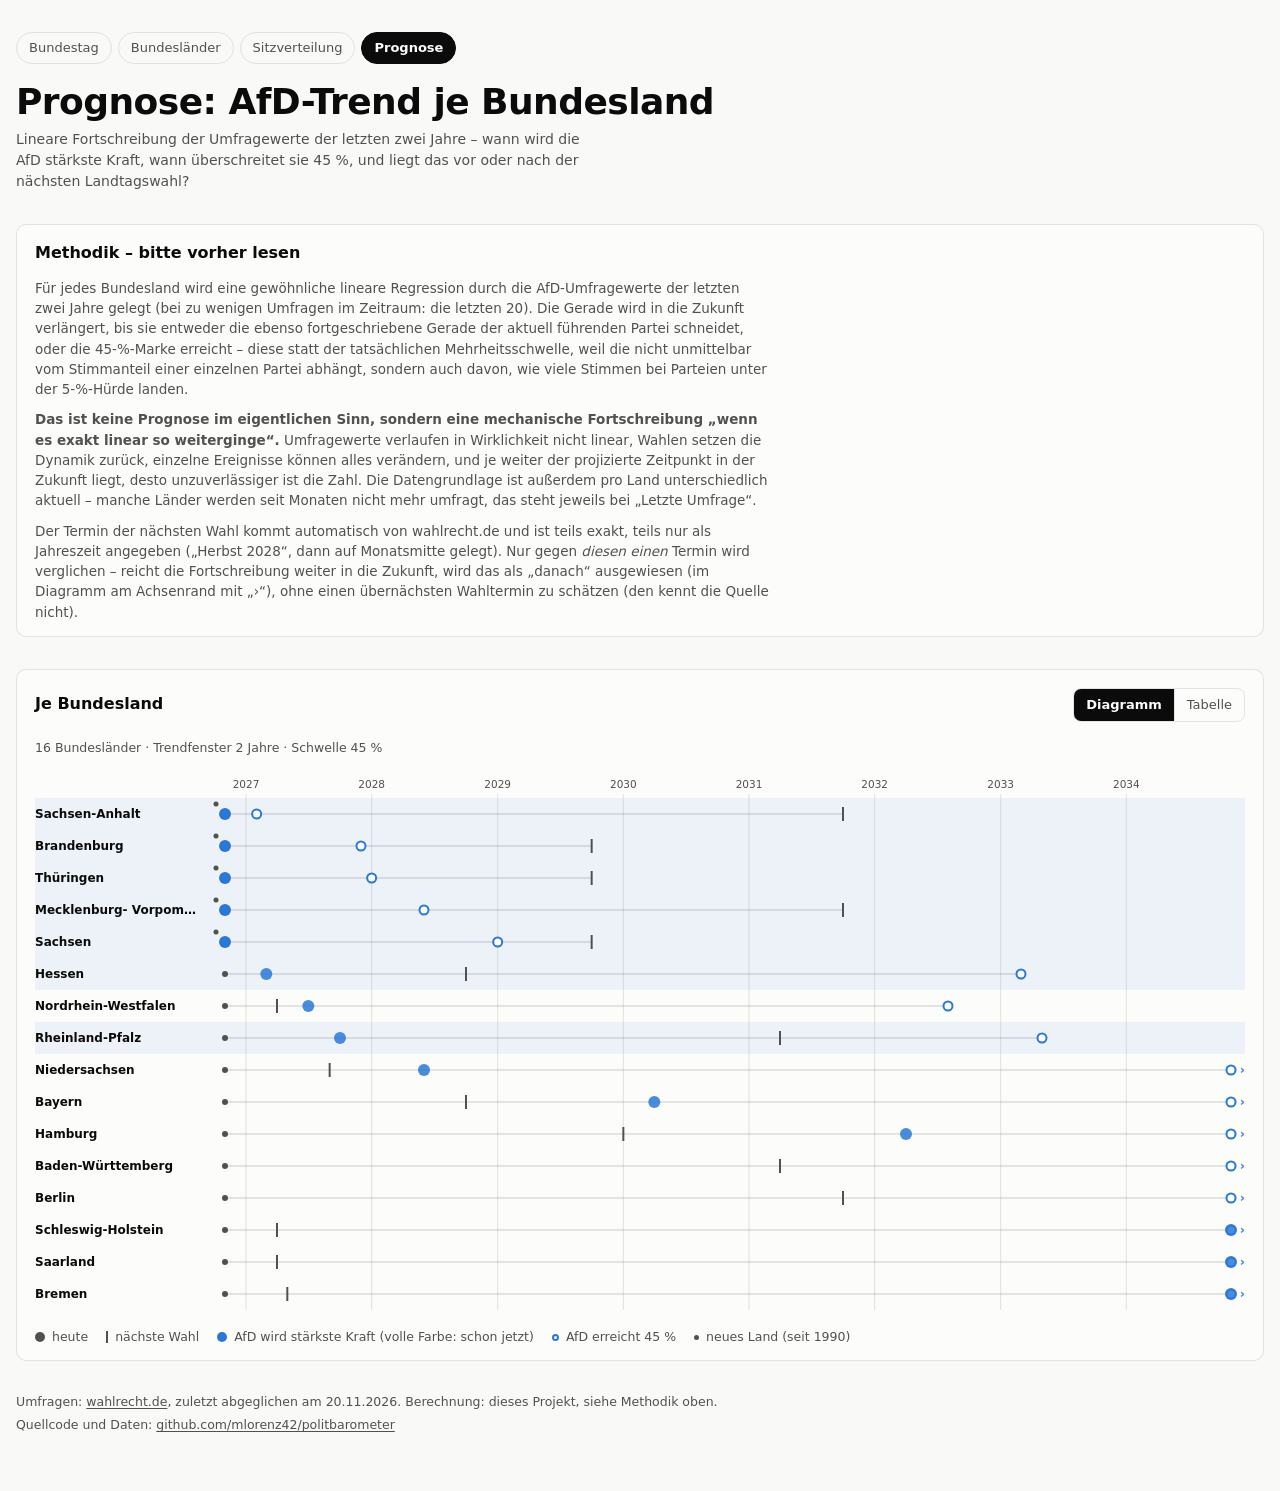
<file: docs/prognose.html>
<!doctype html>
<html lang="de">
<head>
<meta charset="utf-8">
<meta name="viewport" content="width=device-width, initial-scale=1">
<meta name="description" content="Lineare Trendfortschreibung der AfD-Umfragewerte je Bundesland: wann stärkste Kraft, wann 45 %, im Vergleich zum nächsten Wahltermin.">
<title>Prognose</title>
<style>
:root {
  color-scheme: light;
  --page: #f9f9f7;
  --surface: #fcfcfb;
  --ink: #0b0b0b;
  --ink2: #52514e;
  --muted: #898781;
  --grid: #e1e0d9;
  --axis: #c3c2b7;
  --hair: rgba(11, 11, 11, 0.10);
  --hover: rgba(11, 11, 11, 0.05);
  --band-a: #efeee9;
  --band-b: #e6e5de;
  --s-cdu: #4b4b4b;
  --s-spd: #e34948;
  --s-gru: #008300;
  --s-fdp: #eda100;
  --s-lin: #e87ba4;
  --s-afd: #2a78d6;
  --s-bsw: #4a3aa7;
  --s-fw: #eb6834;
  --s-pir: #1baf7a;
}
@media (prefers-color-scheme: dark) {
  :root:not([data-theme="light"]) {
    color-scheme: dark;
    --page: #0d0d0d;
    --surface: #1a1a19;
    --ink: #ffffff;
    --ink2: #c3c2b7;
    --muted: #898781;
    --grid: #2c2c2a;
    --axis: #383835;
    --hair: rgba(255, 255, 255, 0.10);
    --hover: rgba(255, 255, 255, 0.07);
    --band-a: #262624;
    --band-b: #302f2d;
    --s-cdu: #949494;
    --s-spd: #e66767;
    --s-gru: #008300;
    --s-fdp: #c98500;
    --s-lin: #d55181;
    --s-afd: #3987e5;
    --s-bsw: #9085e9;
    --s-fw: #d95926;
    --s-pir: #199e70;
  }
}
:root[data-theme="dark"] {
  color-scheme: dark;
  --page: #0d0d0d;
  --surface: #1a1a19;
  --ink: #ffffff;
  --ink2: #c3c2b7;
  --muted: #898781;
  --grid: #2c2c2a;
  --axis: #383835;
  --hair: rgba(255, 255, 255, 0.10);
  --hover: rgba(255, 255, 255, 0.07);
  --band-a: #262624;
  --band-b: #302f2d;
  --s-cdu: #949494;
  --s-spd: #e66767;
  --s-gru: #008300;
  --s-fdp: #c98500;
  --s-lin: #d55181;
  --s-afd: #3987e5;
  --s-bsw: #9085e9;
  --s-fw: #d95926;
  --s-pir: #199e70;
}

* { box-sizing: border-box; }
[hidden] { display: none !important; }
body {
  margin: 0;
  background: var(--page);
  color: var(--ink);
  font: 14px/1.5 system-ui, -apple-system, "Segoe UI", sans-serif;
  padding-inline: 16px;
  padding-block: 32px 56px;
}
.wrap { max-width: 1040px; margin-inline: auto; display: flex; flex-direction: column; gap: 32px; }
h1, h2, p, dl, dd { margin: 0; }
h1 { font-size: clamp(26px, 4.4vw, 36px); line-height: 1.1; font-weight: 650; letter-spacing: -0.015em; text-wrap: balance; }
h2 { font-size: 16px; line-height: 1.3; font-weight: 650; }
.sub { color: var(--ink2); max-width: 64ch; margin-top: 8px; text-wrap: pretty; }
a { color: inherit; text-underline-offset: 2px; }
:focus-visible { outline: 2px solid var(--s-afd); outline-offset: 2px; border-radius: 4px; }

.p-cdu { --c: var(--s-cdu); } .p-spd { --c: var(--s-spd); } .p-gru { --c: var(--s-gru); }
.p-fdp { --c: var(--s-fdp); } .p-lin { --c: var(--s-lin); } .p-afd { --c: var(--s-afd); } .p-bsw { --c: var(--s-bsw); }
.p-fw { --c: var(--s-fw); } .p-pir { --c: var(--s-pir); } [class*="p-x-"] { --c: var(--ink2); } /* Parteien ohne eigene Farbe */
.dot { display: inline-block; width: 9px; height: 9px; border-radius: 50%; background: var(--c); flex: none; }

/* Regierung heute */
.gov { border-block: 1px solid var(--hair); padding-block: 22px; display: grid; grid-template-columns: minmax(0, 5fr) minmax(0, 7fr); gap: 20px 40px; }
.eyebrow { font-size: 12px; letter-spacing: 0.06em; text-transform: uppercase; color: var(--ink2); margin-bottom: 8px; }
.gov h2 { font-size: clamp(28px, 5vw, 44px); line-height: 1.05; font-weight: 700; letter-spacing: -0.02em; }
.coal { margin-top: 10px; display: flex; flex-wrap: wrap; align-items: center; gap: 4px 14px; color: var(--ink2); }
.coal .pp { display: inline-flex; align-items: center; gap: 6px; color: var(--ink); }
.facts { display: grid; grid-template-columns: max-content minmax(0, 1fr); gap: 10px 20px; align-content: center; }
.facts dt { color: var(--ink2); }
.facts dd { display: flex; flex-wrap: wrap; align-items: baseline; gap: 2px 8px; }
.facts dd strong { font-weight: 650; font-size: 15px; }
.facts .who { display: inline-flex; align-items: center; gap: 6px; }
.small { color: var(--ink2); font-size: 12.5px; }

/* Diagramm-Karte */
/* min-width: 0 ist nötig, weil .wrap ein Flex-Container ist: ohne das würde ein breiter Inhalt (z. B. eine
   Tabelle mit vielen Spalten) die Karte über ihre eigentliche Breite hinaus aufziehen, statt – wie von
   .tablewrap vorgesehen – nur innerhalb der Karte horizontal zu scrollen (klassische Flexbox-Falle). */
.card { background: var(--surface); border: 1px solid var(--hair); border-radius: 10px; padding: 18px 18px 14px; display: flex; flex-direction: column; gap: 14px; min-width: 0; }
.bar { display: flex; flex-wrap: wrap; justify-content: space-between; align-items: center; gap: 10px 16px; }
.ctrls { display: flex; flex-wrap: wrap; gap: 8px 12px; }
.seg { display: inline-flex; border: 1px solid var(--hair); border-radius: 8px; overflow: hidden; }
.seg button { font: inherit; font-size: 13px; color: var(--ink2); background: transparent; border: 0; padding: 6px 12px; min-height: 32px; cursor: pointer; }
.seg button + button { border-left: 1px solid var(--hair); }
.seg button:hover { background: var(--hover); }
.seg button[aria-pressed="true"] { background: var(--ink); color: var(--surface); font-weight: 600; }
.rangeinfo { color: var(--ink2); font-size: 12.5px; margin-top: 3px; text-wrap: pretty; }
.sr { position: absolute; width: 1px; height: 1px; overflow: hidden; clip: rect(0 0 0 0); white-space: nowrap; }
.sel { display: inline-block; max-width: 100%; min-width: 0; }
.sel select { max-width: 100%; font: inherit; font-size: 13px; color: var(--ink2); background: var(--surface); border: 1px solid var(--hair); border-radius: 8px; padding: 6px 10px; min-height: 34px; max-width: 100%; cursor: pointer; text-overflow: ellipsis; }
.sel select:hover { background: var(--hover); }
.sel select.on { color: var(--ink); font-weight: 600; border-color: var(--ink); box-shadow: inset 0 0 0 1px var(--ink); }
.legend { display: flex; flex-wrap: wrap; align-items: center; gap: 6px 8px; }
.legend .lbl { flex: 0 0 100%; font-size: 12px; color: var(--ink2); }
.chip .d { font-size: 12.5px; color: var(--ink2); font-variant-numeric: tabular-nums; white-space: nowrap; }
.chip .d .g { font-size: 10px; margin-right: 2px; }
.chip { display: inline-flex; align-items: center; gap: 8px; padding: 5px 11px; min-height: 32px; border: 1px solid var(--hair); border-radius: 999px; background: transparent; color: var(--ink); font: inherit; font-size: 13px; cursor: pointer; }
.chip:hover { background: var(--hover); }
.chip .key { width: 14px; height: 3px; border-radius: 2px; background: var(--c); }
.chip b { font-weight: 650; font-variant-numeric: tabular-nums; }
.chip[aria-pressed="false"] { color: var(--ink2); }
.chip[aria-pressed="false"] .key { opacity: 0.3; }
.chip[aria-pressed="false"] b { opacity: 0.55; }
.legend .ring { display: inline-flex; align-items: center; gap: 6px; font-size: 12px; color: var(--ink2); margin-left: 6px; }
.legend .ring i { width: 10px; height: 10px; border-radius: 50%; background: var(--ink2); box-shadow: 0 0 0 2px var(--surface); }
.legend .ring i.hu { width: 16px; height: 1px; border-radius: 0; box-shadow: none; opacity: 0.6; }

.chart { position: relative; touch-action: pan-y; border-radius: 6px; }
.chart svg { display: block; width: 100%; height: auto; overflow: visible; }
.chart text { font-family: inherit; }
.tip { position: absolute; top: 0; left: 0; pointer-events: none; z-index: 2; min-width: 190px; max-width: 280px; background: var(--surface); border: 1px solid var(--hair); border-radius: 8px; padding: 10px 12px; box-shadow: 0 6px 22px rgba(0, 0, 0, 0.14); font-size: 12.5px; }
.tip[hidden] { display: none; }
.tip .th { font-weight: 650; font-size: 13px; }
.tip .ts { color: var(--ink2); font-size: 12px; margin-top: 1px; }
.tip ul { list-style: none; margin: 8px 0 0; padding: 0; display: grid; gap: 3px; }
.tip li { display: grid; grid-template-columns: 14px 44px minmax(0, 1fr); align-items: center; gap: 6px; }
.tip li .k { height: 3px; border-radius: 2px; background: var(--c); }
.tip li .v { font-weight: 700; font-size: 13.5px; text-align: right; font-variant-numeric: tabular-nums; color: var(--ink); }
.tip li .n { color: var(--ink2); }
.tip .tg { margin-top: 8px; padding-top: 8px; border-top: 1px solid var(--hair); color: var(--ink2); font-size: 12px; }
.tip .tg strong { color: var(--ink); font-weight: 600; }

/* Wie bei .card: .tablewrap selbst ist auch ein Flex-Kind (.card ist ebenfalls display:flex), braucht also
   dieselbe min-width:0-Korrektur, damit sein eigenes overflow:auto greift statt die Karte aufzuziehen. */
.tablewrap { min-width: 0; max-height: 460px; overflow: auto; border: 1px solid var(--hair); border-radius: 8px; }
table { border-collapse: collapse; width: 100%; font-size: 13px; }
th, td { padding: 7px 12px; text-align: right; white-space: nowrap; border-bottom: 1px solid var(--hair); }
th:first-child, td:first-child { text-align: left; }
thead th { position: sticky; top: 0; background: var(--surface); font-weight: 650; color: var(--ink2); z-index: 1; }
thead th .dot { margin-right: 6px; }
td.num { font-variant-numeric: tabular-nums; }
tr.elec td { font-weight: 650; background: var(--hover); }
td.txt, th.txt { text-align: left; }
.note { font-size: 12px; color: var(--ink2); max-width: 90ch; text-wrap: pretty; }

/* Regierungen */
.govs h2 { margin-bottom: 4px; }
.govs .lead { color: var(--ink2); margin-bottom: 12px; }
.govs .tablewrap { max-height: none; }
.govs td, .govs th { text-align: left; white-space: normal; }
.govs tr.now td { background: var(--hover); }
.pill { display: inline-block; font-size: 11px; font-weight: 650; letter-spacing: 0.04em; text-transform: uppercase; padding: 1px 7px; border: 1px solid var(--ink2); border-radius: 999px; margin-left: 8px; vertical-align: 1px; }
.cell-co { display: flex; flex-wrap: wrap; gap: 2px 12px; }
.cell-co span { display: inline-flex; align-items: center; gap: 6px; white-space: nowrap; }

/* Sitzverteilung */
.seats-wrap { display: flex; flex-wrap: wrap; justify-content: center; gap: 12px 32px; align-items: center; }
/* max-width proportional zur breiteren Zeichenfläche (500 statt 380 SVG-Einheiten breit, s. common.js) –
   sonst würden Punkte und Schrift beim Skalieren auf dieselbe Kartenbreite kleiner wirken als zuvor. */
.hemicycle { position: relative; flex: 1 1 320px; min-width: 220px; max-width: 550px; }
.hemicycle svg { display: block; width: 100%; height: auto; }
.hemicycle svg circle { stroke: var(--surface); stroke-width: 0.6; }
.seats-legend { flex: 0 1 240px; min-width: 200px; max-width: 240px; list-style: none; margin: 0; padding: 0; display: grid; gap: 7px; align-content: center; }
.seats-legend li { display: flex; align-items: center; gap: 8px; font-size: 13px; }
.seats-legend .dot { width: 10px; height: 10px; border-radius: 50%; flex: none; }
.seats-legend .name { color: var(--ink); }
.seats-legend .n { margin-left: auto; font-weight: 650; font-variant-numeric: tabular-nums; color: var(--ink2); white-space: nowrap; }
.seats-legend li.opp .dot { opacity: .42; }
.seats-legend li.opp .name { color: var(--ink2); }
.seats-legend .pill { margin-left: 10px; }
/* Export-Pfeil: nur bei Hover/Fokus sichtbar, statt eines dauerhaften Text-Buttons (wie im
   finanzen-auswertung-Projekt) – dadurch pro Diagramm einsetzbar, auch auf den kleinen Kacheln. */
.dl-icon {
  position: absolute; top: -4px; right: 0; padding: 3px 8px; font: inherit; font-size: 1rem; line-height: 1;
  color: var(--ink2); background: var(--surface); border: 1px solid var(--hair); border-radius: 6px;
  cursor: pointer; opacity: 0; transition: opacity .15s, background .15s, color .15s;
}
.hemicycle:hover .dl-icon, .chart:hover .dl-icon, .dl-icon:focus-visible { opacity: 1; }
.dl-icon:hover { background: var(--hover); color: var(--ink); }

/* Raster kleiner Sitzverteilungen (Übersichtsseite) */
.seat-grid { display: grid; grid-template-columns: repeat(auto-fill, minmax(230px, 1fr)); gap: 14px; }
.seat-tile { display: block; background: var(--surface); border: 1px solid var(--hair); border-radius: 10px; padding: 14px 14px 12px; text-decoration: none; color: inherit; transition: border-color .15s; }
.seat-tile:hover { border-color: var(--ink2); }
.seat-tile-head { display: flex; align-items: baseline; justify-content: space-between; gap: 8px; margin-bottom: 6px; }
.seat-tile-name { font-weight: 650; font-size: 14px; color: var(--ink); }
.seat-tile-n { font-size: 12px; color: var(--ink2); font-variant-numeric: tabular-nums; white-space: nowrap; }
.seat-tile .hemicycle { max-width: none; }
.seat-tile-info { margin: 6px 0 0; font-size: 12px; color: var(--ink2); display: flex; flex-wrap: wrap; align-items: center; gap: 3px 7px; }
.seat-tile-info .cell-co { gap: 2px 8px; }
.seat-tile-info .cell-co i { width: 7px; height: 7px; }
footer { color: var(--ink2); font-size: 12.5px; display: grid; gap: 4px; }

@media (max-width: 720px) {
  .gov { grid-template-columns: minmax(0, 1fr); }
  .card { padding: 14px 12px 12px; }
  th, td { padding: 7px 9px; }
}

/* Navigation zwischen den Seiten */
.nav { display: flex; flex-wrap: wrap; gap: 6px; margin-bottom: 18px; }
.nav a { font-size: 13px; padding: 5px 12px; border: 1px solid var(--hair); border-radius: 999px; color: var(--ink2); text-decoration: none; }
.nav a:hover { background: var(--hover); }
.nav a[aria-current="page"] { background: var(--ink); color: var(--surface); border-color: var(--ink); font-weight: 600; }

@media (max-width: 720px) {
  .ctrls { width: 100%; }
  .ctrls .sel { flex: 1 1 100%; }
  .ctrls .sel select { width: 100%; }
}
.lead { color: var(--ink2); margin: 0 0 14px; }
/* Breiter als die Standardseiten, damit alle Tabellenspalten ohne horizontales Scrollen passen. */
.wrap { max-width: 1360px; }
.meth { font-size: 13.5px; color: var(--ink2); max-width: 86ch; }
.meth p { margin: 0 0 10px; }
.meth p:last-child { margin-bottom: 0; }
.prog td.lbl { white-space: normal; }
.prog .yes { color: var(--s-afd); font-weight: 650; }
.prog .no { color: var(--ink2); }
.prog tr.bereits td { background: color-mix(in srgb, var(--s-afd) 10%, var(--surface)); }
/* Nur 16 Zeilen (alle Bundesländer), die alle auf einen Blick passen sollen – anders als bei Tabellen mit
   potenziell hunderten Umfragen braucht es hier kein eigenes Scroll-Fenster (wie schon bei .govs). */
.tablewrap { max-height: none; }
.timeline { position: relative; touch-action: pan-y; }
.timeline:hover .dl-icon { opacity: 1; }
.timeline svg { display: block; width: 100%; height: auto; }
.timeline svg text { font-family: inherit; }
.timeline svg .row-hit { fill: transparent; }
.timeline svg a:hover .row-hit, .timeline svg a:focus-visible .row-hit { fill: var(--hover); }
.tl-legend { display: flex; flex-wrap: wrap; gap: 6px 18px; margin: 10px 0 0; padding: 0; list-style: none; font-size: 12.5px; color: var(--ink2); }
.tl-legend li { display: inline-flex; align-items: center; gap: 7px; }
.tl-legend .dot { width: 10px; height: 10px; border-radius: 50%; background: var(--ink2); flex: none; }
.tl-legend .dot.afd { background: var(--s-afd); }
.tl-legend .dot.ring { background: var(--surface); border: 2px solid var(--s-afd); width: 7px; height: 7px; }
.tl-legend .dot.small { width: 5px; height: 5px; }
.tl-legend .tick { width: 2px; height: 12px; background: var(--ink2); flex: none; }
</style>
</head>
<body>
<div class="wrap">
  <header>
    <nav class="nav" aria-label="Seiten">
      <a href="index.html">Bundestag</a>
      <a href="laender.html">Bundesländer</a>
      <a href="sitzverteilung.html">Sitzverteilung</a>
      <a href="prognose.html" aria-current="page">Prognose</a>
    </nav>
    <h1>Prognose: AfD-Trend je Bundesland</h1>
    <p class="sub">Lineare Fortschreibung der Umfragewerte der letzten zwei Jahre – wann wird die AfD stärkste Kraft, wann überschreitet sie 45 %, und liegt das vor oder nach der nächsten Landtagswahl?</p>
  </header>

  <section class="card" aria-labelledby="meth-h">
    <h2 id="meth-h">Methodik – bitte vorher lesen</h2>
    <div class="meth">
      <p>Für jedes Bundesland wird eine gewöhnliche lineare Regression durch die AfD-Umfragewerte der letzten zwei Jahre gelegt (bei zu wenigen Umfragen im Zeitraum: die letzten 20). Die Gerade wird in die Zukunft verlängert, bis sie entweder die ebenso fortgeschriebene Gerade der aktuell führenden Partei schneidet, oder die 45-%-Marke erreicht – diese statt der tatsächlichen Mehrheitsschwelle, weil die nicht unmittelbar vom Stimmanteil einer einzelnen Partei abhängt, sondern auch davon, wie viele Stimmen bei Parteien unter der 5-%-Hürde landen.</p>
      <p><strong>Das ist keine Prognose im eigentlichen Sinn, sondern eine mechanische Fortschreibung „wenn es exakt linear so weiterginge“.</strong> Umfragewerte verlaufen in Wirklichkeit nicht linear, Wahlen setzen die Dynamik zurück, einzelne Ereignisse können alles verändern, und je weiter der projizierte Zeitpunkt in der Zukunft liegt, desto unzuverlässiger ist die Zahl. Die Datengrundlage ist außerdem pro Land unterschiedlich aktuell – manche Länder werden seit Monaten nicht mehr umfragt, das steht jeweils bei „Letzte Umfrage“.</p>
      <p>Der Termin der nächsten Wahl kommt automatisch von wahlrecht.de und ist teils exakt, teils nur als Jahreszeit angegeben („Herbst 2028“, dann auf Monatsmitte gelegt). Nur gegen <em>diesen einen</em> Termin wird verglichen – reicht die Fortschreibung weiter in die Zukunft, wird das als „danach“ ausgewiesen (im Diagramm am Achsenrand mit „›“), ohne einen übernächsten Wahltermin zu schätzen (den kennt die Quelle nicht).</p>
    </div>
  </section>

  <section class="card" aria-labelledby="tbl-h">
    <div class="bar">
      <h2 id="tbl-h">Je Bundesland</h2>
      <div class="seg" id="views"></div>
    </div>
    <p class="rangeinfo" id="stand-info"></p>

    <div id="chartview">
      <div class="timeline" id="chart" role="img" aria-label="Zeitstrahl je Bundesland: wann die AfD stärkste Kraft wird (oder es bereits ist), im Vergleich zum nächsten Wahltermin. Die genauen Werte stehen auch in der Tabellenansicht."></div>
      <ul class="tl-legend">
        <li><i class="dot"></i> heute</li>
        <li><i class="tick"></i> nächste Wahl</li>
        <li><i class="dot afd"></i> AfD wird stärkste Kraft (volle Farbe: schon jetzt)</li>
        <li><i class="dot ring"></i> AfD erreicht 45 %</li>
        <li><i class="dot small"></i> neues Land (seit 1990)</li>
      </ul>
    </div>

    <div id="tableview" hidden>
      <div class="tablewrap">
        <table class="prog">
          <thead>
            <tr>
              <th class="txt">Land</th>
              <th>Letzte Umfrage</th>
              <th class="txt">Aktuell führend</th>
              <th>AfD aktuell</th>
              <th>AfD-Trend</th>
              <th class="txt">Wird stärkste Kraft</th>
              <th class="txt">Erreicht 45 %</th>
              <th class="txt">Nächste Wahl</th>
              <th class="txt">Vor der Wahl?</th>
            </tr>
          </thead>
          <tbody id="tbody"></tbody>
        </table>
      </div>
    </div>
  </section>

  <footer>
    <p>Umfragen: <a href="https://www.wahlrecht.de/umfragen/landtage/" target="_blank" rel="noopener">wahlrecht.de</a>, zuletzt abgeglichen am <span id="f-stand"></span>. Berechnung: dieses Projekt, siehe Methodik oben.</p>
    <p>Quellcode und Daten: <a href="https://github.com/mlorenz42/politbarometer" target="_blank" rel="noopener">github.com/mlorenz42/politbarometer</a></p>
  </footer>
</div>

<script>
(function () {
  "use strict";
    var ts = function (s) { var a = s.split("-"); return Date.UTC(+a[0], +a[1] - 1, +a[2]); };
  var MON = ["Jan", "Feb", "Mär", "Apr", "Mai", "Jun", "Jul", "Aug", "Sep", "Okt", "Nov", "Dez"];
  var p2 = function (n) { return (n < 10 ? "0" : "") + n; };
  var fmt = function (t) { var d = new Date(t); return p2(d.getUTCDate()) + "." + p2(d.getUTCMonth() + 1) + "." + d.getUTCFullYear(); };
  var pct = function (v) { return v == null ? "–" : String(v).replace(".", ",") + " %"; };
  var fnum = function (n) { return n == null ? "" : String(n).replace(/\B(?=(\d{3})+(?!\d))/g, "."); };
  var $ = function (id) { return document.getElementById(id); };
  var NS = "http://www.w3.org/2000/svg";
  function el(tag, attrs, parent, text) {
    var e = document.createElementNS(NS, tag);
    for (var k in attrs) e.setAttribute(k, attrs[k]);
    if (text != null) e.textContent = text;
    if (parent) parent.appendChild(e);
    return e;
  }
  function h(tag, cls, parent, text) {
    var e = document.createElement(tag);
    if (cls) e.className = cls;
    if (text != null) e.textContent = text;
    if (parent) parent.appendChild(e);
    return e;
  }
  function tickList(tmin, tmax, x0, x1) {
    var span = (tmax - tmin) / 31557600000, ticks = [], y, m;
    var yearPx = (x1 - x0) / span;
    var d0 = new Date(tmin), d1 = new Date(tmax);
    if (span < 4) {
      for (y = d0.getUTCFullYear(); y <= d1.getUTCFullYear(); y++) for (m = 0; m < 12; m += 3) {
        var t = Date.UTC(y, m, 1);
        if (t >= tmin && t <= tmax) ticks.push({ t: t, label: m === 0 ? String(y) : MON[m], major: m === 0 });
      }
      if (yearPx < 130) ticks = ticks.filter(function (k) { return k.major || (new Date(k.t).getUTCMonth() === 6); });
      return ticks;
    }
    var steps = [1, 2, 4, 5, 10], step = 10;
    for (var s = 0; s < steps.length; s++) { if (steps[s] * yearPx >= 54) { step = steps[s]; break; } }
    for (y = d0.getUTCFullYear(); y <= d1.getUTCFullYear(); y++) {
      var tt = Date.UTC(y, 0, 1);
      if (tt >= tmin && tt <= tmax && y % step === 0) ticks.push({ t: tt, label: String(y), major: true });
    }
    return ticks;
  }

  var LONGMON = ["Januar", "Februar", "März", "April", "Mai", "Juni", "Juli", "August", "September", "Oktober", "November", "Dezember"];
  function longDate(t) { var d = new Date(t); return d.getUTCDate() + ". " + LONGMON[d.getUTCMonth()] + " " + d.getUTCFullYear(); }

  // ---------- Sitzverteilung (Halbkreisdiagramm) ----------
  // Konzentrische Reihen im Abstand von zwei Sitzradien (Reihen berühren sich), Sitze innerhalb
  // einer Reihe im selben Abstand entlang des Bogens (Sitze berühren sich) – der übliche Aufbau
  // solcher Diagramme. Der Sitzradius wird per Bisektion so gesucht, dass die Kapazität knapp
  // über n liegt; überzählige Plätze fallen von innen nach außen weg, damit die äußeren Reihen
  // (wo bei den bekannten Vorbildern traditionell die Regierungsbank sitzt) voll bleiben.
  // Reihenfolge der Punkte: links (180°) nach rechts (0°), damit Parteien in der übergebenen
  // Reihenfolge zusammenhängende Blöcke bilden.
  function hemicycleCapacity(seatR, rInner, rOuter) {
    var rows = [], r = rInner;
    while (r <= rOuter + 1e-9) { rows.push(r); r += seatR * 2; }
    var counts = rows.map(function (rr) { return Math.max(1, Math.floor((Math.PI * rr) / (seatR * 2)) + 1); });
    return { rows: rows, counts: counts, total: counts.reduce(function (a, b) { return a + b; }, 0) };
  }
  function hemicycleSeats(n) {
    var rInner = 0.30, rOuter = 1, lo = 0.008, hi = 0.28;
    for (var iter = 0; iter < 30; iter++) {
      var mid = (lo + hi) / 2;
      if (hemicycleCapacity(mid, rInner, rOuter).total >= n) lo = mid; else hi = mid;
    }
    var cap = hemicycleCapacity(lo, rInner, rOuter), counts = cap.counts.slice();
    var over = cap.total - n, ri = 0, guard = 0;
    while (over > 0 && guard++ < 100000) { if (counts[ri] > 1) { counts[ri]--; over--; } ri = (ri + 1) % counts.length; }
    var pts = [];
    for (var i = 0; i < cap.rows.length; i++) {
      var cnt = counts[i], r = cap.rows[i];
      for (var s = 0; s < cnt; s++) {
        var t = cnt > 1 ? s / (cnt - 1) : 0.5, a = Math.PI - t * Math.PI;
        pts.push({ x: Math.cos(a) * r, y: -Math.sin(a) * r, a: a });
      }
    }
    pts.sort(function (p, q) { return q.a - p.a; }); // a = π (links) … 0 (rechts)
    return { pts: pts, seatR: lo };
  }

  // data: { gesamt, regierung:{cab,sitze}, reihenfolge:[Kürzel …], sitze:{Kürzel: Zahl} }
  // partyName(k) benennt ein Kürzel; govKeys sind die Kürzel der aktuellen Regierungsparteien.
  // labels: Sitzzahl und Anteil dauerhaft über jeder Fraktion einblenden (nicht nur beim Hover).
  function drawHemicycle(container, data, partyName, govKeys, labels) {
    container.textContent = "";
    // H hat gegenüber dem reinen Halbkreis (Radius bis 184, Fußpunkt bei H-12) bewusst Luft nach oben:
    // dort sitzt die Beschriftung, wie bei den Wikipedia-Diagrammen üblich, außerhalb des Punktrings statt
    // mitten in der Punktwolke – das braucht Platz oberhalb des höchsten Sitzes, den es sonst nicht gäbe.
    // W hat aus demselben Grund gegenüber dem reinen Halbkreis (Durchmesser bis 368) Luft links und rechts:
    // ohne die fiele die Beschriftung der äußersten Fraktionen (nahe 0°/180°) in den Punktring zurück, weil
    // dort für sie schlicht kein Platz mehr zwischen Punktrand und Zeichenflächenrand übrig wäre.
    var W = 500, H = 250, cx = W / 2, cy = H - 12;
    var layout = hemicycleSeats(data.gesamt), pts = layout.pts;
    // Bei wenigen Sitzen sind die Punkte (normiert layout.seatR) größer; ohne Gegenrechnung würde ihr
    // Rand über die Zeichenfläche hinausragen. R so wählen, dass Mittelpunkt-Radius + Punktradius nie
    // über den verfügbaren Platz hinausgeht (kleiner werdender Radius bei größer werdenden Punkten).
    var dotScale = 0.88;
    var R = Math.min(184, (cx - 6) / (1 + dotScale * layout.seatR));
    var dotR = Math.max(1.8, layout.seatR * R * dotScale); // etwas Luft zwischen den Punkten lassen
    var labelR = R + dotR + 16; // fester Ring außerhalb aller Punkte, unabhängig vom Winkel
    var svg = el("svg", { viewBox: "0 0 " + W + " " + H, width: "100%", height: "auto", "aria-hidden": "true" });
    container.appendChild(svg); // früh anhängen, damit getBBox() weiter unten zuverlässig funktioniert
    // Dieselbe Zeichenfläche (W×H in SVG-Einheiten) wird ganz unterschiedlich groß dargestellt – auf der
    // großen Bund-/Land-Karte mehrere hundert Pixel breit, auf einer der 16 kleinen Übersichtskacheln nur
    // rund 300px. Ein fester SVG-Font-Size-Wert würde auf den Kacheln entsprechend winzig ankommen (bei
    // einer Umfrage nachgemessen: ~9px statt ~18px auf der großen Karte). fontScale gleicht das aus, damit
    // die Beschriftung auf dem Bildschirm überall etwa gleich groß und lesbar ist, unabhängig vom Kontext.
    var containerPx = container.getBoundingClientRect().width || W;
    var fontScale = W / containerPx;
    var i = 0, cum = 0, labelData = [];
    data.reihenfolge.forEach(function (k) {
      var n = data.sitze[k] || 0;
      if (!n) return;
      var isGov = govKeys.indexOf(k) >= 0;
      var g = el("g", { style: "fill:var(--s-" + k + ",var(--ink2))" + (isGov ? "" : ";opacity:.42") }, svg);
      el("title", {}, g, partyName(k) + ": " + n + " Sitz" + (n === 1 ? "" : "e") + (isGov ? " · Regierung" : ""));
      for (var s = 0; s < n; s++, i++) {
        var p = pts[i]; if (!p) continue;
        var px = cx + p.x * R, py = cy + p.y * R;
        el("circle", { cx: px.toFixed(1), cy: py.toFixed(1), r: dotR.toFixed(2) }, g);
      }
      // Winkel wie bei einem unsichtbaren Wikipedia-Farbkeil: rein proportional zum Sitzanteil (Mitte des
      // Abschnitts [cum, cum+n] von insgesamt data.gesamt Sitzen auf dem Halbkreis), NICHT der Mittelwert
      // der tatsächlichen Punktwinkel. Die echten Punkte liegen zeilenweise (verschiedene Zeilen fassen
      // unterschiedlich viele Sitze), wodurch ihr Mittelwinkel je nach Zufälligkeit der Zeilenaufteilung
      // leicht daneben liegen und wackeln kann – der Keil-Winkel ist dagegen exakt und deckungsgleich mit
      // der Fraktionsreihenfolge, unabhängig vom Packungsdetail der Punkte.
      labelData.push({ n: n, theta: Math.PI * (1 - (cum + n / 2) / data.gesamt) });
      cum += n;
    });
    // Beschriftung wie bei Wikipedias Halbkreisdiagrammen: auf dem Keilwinkel der eigenen Fraktion, aber
    // auf einem Radius außerhalb des gesamten Punktrings (labelR), statt mittendrin. Dadurch gibt es nie
    // eine Kollision mit Punkten – auch nicht mit denen fremder Fraktionen, WEIL der Winkel selbst nie
    // verändert wird (er bleibt exakt der Keilwinkel der eigenen Fraktion). Nur der Radius wird bei Bedarf
    // verkleinert, damit das Label nicht über den linken/rechten Rand der Zeichenfläche hinausragt – ein
    // Verkleinern des Winkels stattdessen (frühere Version) hätte das Label Richtung Bildmitte verschoben
    // und dabei über den Keil der Nachbarfraktion gelegt (genau der gemeldete Fehler bei kleinen
    // Randfraktionen). Bei ganz am Rand (nahe 0°/180°) sitzenden Mini-Fraktionen bleibt der vertikale
    // Abstand zur eigenen untersten Punktreihe entsprechend klein – wie auch bei Wikipedias Vorbildern,
    // wo Eck-Beschriftungen knapp neben der Spitze des eigenen Keils stehen statt hoch angehoben zu sein.
    // Alle Labels werden erst gezeichnet, nachdem alle Punkte aller Fraktionen stehen (eigener Durchlauf,
    // nicht verschachtelt mit den Punkt-Gruppen oben): sonst könnte die Punktgruppe einer später gezeich-
    // neten Nachbarfraktion – in der SVG-Zeichenreihenfolge über allem Vorherigen – das Label einer früher
    // gezeichneten Fraktion optisch verdecken, obwohl es außerhalb von deren eigenen Punkten liegt.
    if (labels) {
      // Erst an der ungeklemmten Position zeichnen und die tatsächliche Textbreite per getBBox() messen
      // (statt eines geschätzten Rand-Werts): die Schriftgröße variiert ja mit fontScale, ein fester
      // Rand-Wert wäre für eine große Karte zu großzügig und für eine kleine Kachel zu knapp.
      var placed = labelData.map(function (d) {
        var theta = d.theta;
        var lx0 = cx + Math.cos(theta) * labelR, ly0 = cy - Math.sin(theta) * labelR;
        var share = d.n / data.gesamt * 100, pctTxt = (share < 0.5 ? "<1" : String(Math.round(share))) + " %";
        var t = el("text", {
          x: lx0.toFixed(1), y: ly0.toFixed(1), "text-anchor": "middle",
          style: "font-variant-numeric:tabular-nums;paint-order:stroke;stroke:var(--surface);" +
            "stroke-width:" + (4 * fontScale).toFixed(2) + "px;stroke-linejoin:round",
        }, svg);
        var tsNum = el("tspan", { x: lx0.toFixed(1), dy: "0", style: "font-size:" + (15 * fontScale).toFixed(2) + "px;font-weight:650;fill:var(--ink)" }, t, String(d.n));
        var tsPct = el("tspan", { x: lx0.toFixed(1), dy: (14 * fontScale).toFixed(2), style: "font-size:" + (13 * fontScale).toFixed(2) + "px;fill:var(--ink2)" }, t, pctTxt);
        var bbox = t.getBBox(), halfW = bbox.width / 2 + 2 * fontScale, rMax = labelR;
        // y ist die Grundlinie der ERSTEN Zeile, nicht die Mitte des Textblocks: der Block reicht nach oben
        // nur um die Versalhöhe, nach unten aber über Zeilenabstand + zweite Zeile deutlich weiter. topOff/
        // botOff halten den tatsächlichen (asymmetrischen) Abstand von y zu Ober-/Unterkante fest, statt
        // ihn wie eine halbe Höhe zu behandeln – sonst ließe die Rand-/Stapel-Klemmung unten systematisch
        // zu wenig Puffer (genau der Fehler, durch den ein Label unbemerkt über den unteren Rand ragte).
        var topOff = ly0 - bbox.y, botOff = (bbox.y + bbox.height) - ly0;
        if (Math.cos(theta) > 1e-6) rMax = Math.min(rMax, (W - halfW - cx) / Math.cos(theta));
        else if (Math.cos(theta) < -1e-6) rMax = Math.min(rMax, (halfW - cx) / Math.cos(theta));
        return { theta: theta, r: rMax, rMax: rMax, halfW: halfW, topOff: topOff, botOff: botOff, t: t, tsNum: tsNum, tsPct: tsPct };
      });
      // Bei mehreren sehr kleinen Fraktionen dicht an einer Ecke (z. B. zwei 3-Sitze-Parteien nebeneinander)
      // reicht der Winkelabstand für die (gegenüber den SVG-Einheiten der Punkte unabhängig skalierte)
      // Schrift manchmal nicht: die Labels würden sich sonst gegenseitig überlappen. Deshalb hier noch ein
      // Kollisions-Check zwischen jeweils benachbarten Labels (Winkelreihenfolge = Bildreihenfolge): statt
      // den Winkel zu ändern (das würde wie bei der Rand-Klemmung oben ins Gebiet der Nachbarfraktion
      // führen), wird bei Bedarf nur der Radius des zweiten Labels schrittweise vergrößert, bis kein
      // Überlappen mehr besteht oder der zeichenflächen-sichere Radius erreicht ist.
      // Gegen ALLE bereits platzierten Labels prüfen, nicht nur das direkt vorherige: bei drei oder mehr
      // Mini-Fraktionen in derselben Ecke (z. B. drei 1-6-Sitze-Parteien nebeneinander) kann ein Label mit
      // seinem zweiten Nachbarn kollidieren, nachdem der erste Nachbar schon woanders hingeschoben wurde –
      // ein reiner Vorgänger-Vergleich hätte das übersehen und das Label unbemerkt über den Rand geschoben.
      function pos(p) { return p.lx != null ? p : { lx: cx + Math.cos(p.theta) * p.r, ly: cy - Math.sin(p.theta) * p.r }; }
      for (var pi = 1; pi < placed.length; pi++) {
        var cur = placed[pi], guard = 0, moved = true;
        while (moved && guard++ < 60) {
          moved = false;
          var cp = pos(cur);
          for (var pj = 0; pj < pi; pj++) {
            var other = placed[pj], op = pos(other);
            var dx = cp.lx - op.lx;
            var curTop = cp.ly - cur.topOff, curBot = cp.ly + cur.botOff;
            var otherTop = op.ly - other.topOff, otherBot = op.ly + other.botOff;
            var vertOverlap = curTop < otherBot - 2 && curBot > otherTop + 2; // 2 SVG-Einheiten Toleranz
            if (Math.abs(dx) < (other.halfW + cur.halfW) * 0.9 && vertOverlap) {
              var next = Math.min(cur.r + 3, cur.rMax);
              if (next === cur.r) {
                // Zeichenflächen-sicheres Maximum erreicht (typisch: beide Labels an derselben Kante nahe
                // 0°/180° geklemmt, radiales Verschieben bringt dort kaum noch y-Abstand). Dann direkt
                // unter/über das kollidierende Label stapeln statt weiter auf dem eigenen Keilwinkel zu
                // bestehen – bei so dicht gedrängten Mini-Fraktionen ist "lesbar" wichtiger als "exakt auf
                // dem eigenen Winkel". Bevorzugt in die Richtung, in der cur ohnehin schon liegt; nur wenn
                // das über den Zeichenflächenrand hinausginge, die andere Richtung nehmen, und als letztes
                // Sicherheitsnetz danach nochmal hart auf den gültigen Bereich klemmen.
                var gap = 2;
                var belowLy = otherBot + gap + cur.topOff, aboveLy = otherTop - gap - cur.botOff;
                var stackedLy = cp.ly >= op.ly ? belowLy : aboveLy;
                if (stackedLy + cur.botOff > H - 4) stackedLy = aboveLy;
                else if (stackedLy - cur.topOff < 4) stackedLy = belowLy;
                stackedLy = Math.max(4 + cur.topOff, Math.min(H - 4 - cur.botOff, stackedLy));
                cur.lx = op.lx;
                cur.ly = stackedLy;
              } else {
                cur.r = next;
              }
              moved = true; // nach jeder Korrektur von vorne gegen alle prüfen, falls neue Kollision entsteht
              break;
            }
          }
        }
      }
      // Letzte, von der Kollisionsprüfung unabhängige Sicherung: bei einer Fraktion knapp neben 0°/180° mit
      // sehr kleinem Radius kann die eigene (mit niemandem kollidierende) Position so nah am unteren Rand
      // liegen, dass allein die Texthöhe über die Zeichenfläche hinausragt – ganz ohne dass ein anderes
      // Label beteiligt ist. Das oben durchlaufene Kollisions-Pärchen-System greift dann gar nicht erst.
      placed.forEach(function (p) {
        var fp = pos(p), ly = fp.ly;
        if (ly + p.botOff > H - 4) ly = H - 4 - p.botOff;
        else if (ly - p.topOff < 4) ly = 4 + p.topOff;
        if (ly !== fp.ly) { p.lx = fp.lx; p.ly = ly; }
      });
      placed.forEach(function (p) {
        var fp = pos(p), lx = fp.lx.toFixed(1), ly = fp.ly.toFixed(1);
        p.t.setAttribute("x", lx); p.t.setAttribute("y", ly);
        p.tsNum.setAttribute("x", lx); p.tsPct.setAttribute("x", lx);
      });
    }
  }

  function drawSeatLegend(container, data, partyName, govKeys) {
    container.textContent = "";
    data.reihenfolge.forEach(function (k) {
      var n = data.sitze[k] || 0;
      if (!n) return;
      var isGov = govKeys.indexOf(k) >= 0;
      var li = h("li", isGov ? "" : "opp", container);
      h("span", "dot", li).style.background = "var(--s-" + k + ",var(--ink2))";
      h("span", "name", li, partyName(k));
      h("span", "n", li, n + " Sitz" + (n === 1 ? "" : "e"));
      if (isGov) h("span", "pill", li, "Regierung");
    });
  }

  // Kürzel der stärksten Fraktion (meiste Sitze).
  function leadingParty(data) {
    var best = null, max = -1;
    data.reihenfolge.forEach(function (k) { var n = data.sitze[k] || 0; if (n > max) { max = n; best = k; } });
    return best;
  }
  // Färbt "elem" in der Farbe der stärksten Fraktion ein (color-mix mit der Kartenfläche). pct steuert die
  // Intensität (Default 13, dezent für die großen Karten mit viel Text darauf); einzelne Aufrufer wie die
  // kleinen Kacheln auf der Sitzverteilungs-Übersicht übergeben einen höheren Wert, weil die Farbe dort
  // sonst neben der viel kräftigeren Deutschlandkarte kaum noch als "stärkste Kraft" erkennbar ist.
  function tintByLeadingParty(elem, data, pct) {
    if (!elem) return;
    var k = leadingParty(data);
    elem.style.background = k ? "color-mix(in srgb, var(--s-" + k + ", var(--ink2)) " + (pct || 13) + "%, var(--surface))" : "";
  }

  // Zeichnet Diagramm, Legende und die Infozeile in einem Aufwasch; alle drei Elemente optional. filename
  // gesetzt → Export-Pfeil-Button wird mit angelegt (bei jedem Aufruf neu, s. addExportButton); title ist
  // dessen Bildüberschrift (muss den Namen des Parlaments/Bundeslands enthalten – im Dateinamen allein
  // sieht man ihn beim Betrachten des Bildes ja nicht).
  function renderSeats(hemiEl, legendEl, infoEl, data, partyName, govKeys, filename, title) {
    if (infoEl) {
      var majority = Math.floor(data.gesamt / 2) + 1;
      infoEl.textContent = data.regierung.cab + ": " + data.regierung.sitze + " von " + data.gesamt +
        " Sitzen · Mehrheit ab " + majority + " · Stand " + fmt(ts(SITZE.stand));
    }
    if (hemiEl) {
      drawHemicycle(hemiEl, data, partyName, govKeys, true);
      tintByLeadingParty(hemiEl.closest(".card"), data);
      if (filename) addExportButton(hemiEl, filename, title, seatLegendItems(data, partyName, govKeys));
    }
    if (legendEl) drawSeatLegend(legendEl, data, partyName, govKeys);
  }

  // Farbe einer Partei als aufgelöster Wert (Hex/RGB), nicht die CSS-Variable selbst – ein eigenständiges
  // Canvas kennt var(--s-xxx) nicht. Gleicher Fallback wie bei den Live-Diagrammen (var(--s-KEY,var(--ink2))).
  function partyColor(k) {
    var root = getComputedStyle(document.documentElement);
    return root.getPropertyValue("--s-" + k).trim() || root.getPropertyValue("--ink2").trim();
  }

  // Legt in "defs" ein diagonal gestreiftes <pattern> an (ein gleich breiter Streifen je Farbe, dann um
  // 45° gedreht) – für Koalitionskarten, auf denen eine Fläche zu mehreren Parteien gleichzeitig gehört
  // und eine einzelne Füllfarbe das nicht mehr zeigen kann.
  function stripePattern(defs, id, colors) {
    var sw = 9, tile = sw * colors.length;
    var pat = el("pattern", { id: id, patternUnits: "userSpaceOnUse", width: tile, height: sw, patternTransform: "rotate(45)" }, defs);
    colors.forEach(function (c, i) { el("rect", { x: i * sw, y: 0, width: sw, height: sw, fill: c }, pat); });
  }

  // Baut die Export-Legende für ein Sitzverteilungs-Diagramm aus denselben Daten, mit denen auch das
  // Diagramm selbst gezeichnet wurde (nicht aus dem DOM abgeschrieben) – funktioniert dadurch gleicher-
  // maßen für die große Karte mit eigener <ul> UND für die 16 kleinen Kacheln, die gar keine eigene
  // Legende im DOM haben.
  function seatLegendItems(data, partyName, govKeys) {
    var items = [];
    data.reihenfolge.forEach(function (k) {
      var n = data.sitze[k] || 0;
      if (!n) return;
      var isGov = govKeys.indexOf(k) >= 0;
      items.push({
        color: partyColor(k), dim: !isGov,
        text: partyName(k) + "   " + n + " Sitz" + (n === 1 ? "" : "e") + (isGov ? "   · Regierung" : ""),
      });
    });
    return items;
  }

  // Liest die Umfrageverlauf-Legende (Parteiname, aktueller Wert, Veränderung) direkt aus den sichtbaren
  // .chip-Elementen ab, statt deren Berechnung (Trend- vs. Wahl-Modus, Gleitmittel vs. Momentwert) ein
  // zweites Mal nachzubauen – template.html und laender.html haben dafür leicht unterschiedliche Logik,
  // aber am Ende beide dieselbe .chip-Struktur (Farbpunkt, Name, Wert, Veränderung).
  function chartLegendItems(legendBox) {
    var items = [];
    legendBox.querySelectorAll(".chip").forEach(function (chip) {
      if (chip.hidden || chip.getAttribute("aria-pressed") === "false") return;
      var pClass = null;
      for (var i = 0; i < chip.classList.length; i++) { if (chip.classList[i].indexOf("p-") === 0) { pClass = chip.classList[i]; break; } }
      var color = pClass ? partyColor(pClass.slice(2)) : getComputedStyle(chip.querySelector(".key")).backgroundColor;
      var name = chip.children[1] ? chip.children[1].textContent : "";
      var value = chip.children[2] ? chip.children[2].textContent : "";
      var change = "";
      if (chip.children[3]) {
        var clone = chip.children[3].cloneNode(true);
        clone.querySelectorAll(".sr").forEach(function (s) { s.remove(); }); // nur für Screenreader gedachter Zusatztext
        change = clone.textContent;
      }
      items.push({ color: color, text: name + "   " + value + (change ? "   " + change : "") });
    });
    return items;
  }

  // Generischer Kern: klont das <svg> aus "container", löst CSS-Variablen zu festen Werten auf (ein
  // eigenständiges SVG kennt var(--…) sonst nicht) und rendert es zusammen mit einem optionalen Titel und
  // einer Legende (items: [{color, text, dim}], je ein Punkt + Text pro Zeile) als PNG. Ohne title/items
  // wird nur das Diagramm selbst exportiert. dim (z. B. Oppositionsparteien) wird abgeblendet gezeichnet,
  // wie im Diagramm selbst. Genutzt sowohl von den Halbkreisdiagrammen als auch vom Umfrageverlauf.
  // Platz, den ein Legendeneintrag für seine Punkte braucht, bevor der Text beginnt – ein einzelner
  // (it.color) oder mehrere nebeneinander (it.colors, für Koalitionen mit mehreren Parteien).
  function legendDotsW(it) { return it.colors ? 9 + it.colors.length * 11 : 20; }

  function exportSvgPNG(container, filename, title, items) {
    var live = container.querySelector("svg");
    if (!live) return;
    var clone = live.cloneNode(true);
    var liveAll = live.querySelectorAll("*"), cloneAll = clone.querySelectorAll("*");
    for (var i = 0; i < liveAll.length; i++) {
      var cs = getComputedStyle(liveAll[i]), ce = cloneAll[i];
      if (cs.fill && cs.fill.indexOf("url(") === 0) {
        // Gestreifte Koalitionsflächen: computed style löst "fill:url(#id)" zu einer absoluten URL
        // (inkl. Seiten-Pfad) auf, die im eigenständigen Blob-SVG ins Leere zeigt – auf die reine
        // Fragment-ID zurückschneiden, das referenzierte <pattern> wird ja mitgeklont.
        var fragId = cs.fill.slice(cs.fill.indexOf("#") + 1).replace(/[)"']+$/, "");
        ce.setAttribute("fill", "url(#" + fragId + ")");
      } else if (cs.fill && cs.fill !== "none") {
        ce.setAttribute("fill", cs.fill);
      }
      if (cs.opacity && cs.opacity !== "1") ce.setAttribute("opacity", cs.opacity);
      if (cs.stroke && cs.stroke !== "none") {
        ce.setAttribute("stroke", cs.stroke); ce.setAttribute("stroke-width", cs.strokeWidth);
        ce.setAttribute("stroke-linejoin", cs.strokeLinejoin); ce.setAttribute("paint-order", cs.paintOrder);
      }
      if (ce.tagName === "text" || ce.tagName === "tspan") { ce.setAttribute("font-size", cs.fontSize); ce.setAttribute("font-weight", cs.fontWeight); }
      // Das style-Attribut enthält noch var(--…)-Referenzen, die ein eigenständiges SVG nicht auflösen
      // kann (fällt sonst z. B. bei fill auf Schwarz zurück) – jetzt durch die Attribute oben ersetzt.
      ce.removeAttribute("style");
    }
    var vb = clone.getAttribute("viewBox").split(" ").map(Number), vbW = vb[2], vbH = vb[3];
    var font = getComputedStyle(document.body).fontFamily || "system-ui, -apple-system, 'Segoe UI', sans-serif";
    clone.setAttribute("font-family", font);
    clone.removeAttribute("width"); clone.removeAttribute("height");

    var rootCs = getComputedStyle(document.documentElement);
    var bg = rootCs.getPropertyValue("--surface").trim() || "#fff";
    var ink = rootCs.getPropertyValue("--ink").trim() || "#000";
    var ink2 = rootCs.getPropertyValue("--ink2").trim() || "#666";

    items = items || [];
    var scale = 3, pad = 16, titleH = title ? 28 : 0, rowH = 22;
    var legendW = 0;
    var measure = document.createElement("canvas").getContext("2d");
    measure.font = "600 14px " + font;
    items.forEach(function (it) { legendW = Math.max(legendW, legendDotsW(it) + measure.measureText(it.text).width); });
    var legendH = items.length ? items.length * rowH + 10 : 0;
    var W = Math.max(vbW, legendW) + 2 * pad, H = vbH + titleH + legendH + 2 * pad;
    var chartX = pad + Math.max(0, (W - 2 * pad - vbW) / 2);

    var canvas = document.createElement("canvas");
    canvas.width = W * scale; canvas.height = H * scale;
    var ctx = canvas.getContext("2d");
    ctx.scale(scale, scale);
    ctx.fillStyle = bg; ctx.fillRect(0, 0, W, H);

    var svgUrl = URL.createObjectURL(new Blob([new XMLSerializer().serializeToString(clone)], { type: "image/svg+xml;charset=utf-8" }));
    var img = new Image();
    img.onload = function () {
      if (title) { ctx.fillStyle = ink; ctx.font = "650 16px " + font; ctx.fillText(title, pad, pad + 16); }
      ctx.drawImage(img, chartX, pad + titleH, vbW, vbH);
      URL.revokeObjectURL(svgUrl);
      var y = pad + titleH + vbH + 18;
      items.forEach(function (it) {
        ctx.globalAlpha = it.dim ? 0.55 : 1;
        (it.colors || [it.color]).forEach(function (c, idx) {
          ctx.fillStyle = c;
          ctx.beginPath(); ctx.arc(pad + 6 + idx * 11, y - 5, 5, 0, Math.PI * 2); ctx.fill();
        });
        ctx.globalAlpha = 1;
        ctx.fillStyle = it.dim ? ink2 : ink;
        ctx.font = "600 14px " + font;
        ctx.fillText(it.text, pad + legendDotsW(it), y);
        y += rowH;
      });
      canvas.toBlob(function (blob) {
        var a = document.createElement("a"), url = URL.createObjectURL(blob);
        a.href = url; a.download = filename;
        document.body.appendChild(a); a.click(); document.body.removeChild(a);
        setTimeout(function () { URL.revokeObjectURL(url); }, 4000);
      });
    };
    img.src = svgUrl;
  }

  // Kleiner Pfeil-Button oben rechts über dem Diagramm, nur bei Hover/Fokus sichtbar (wie der PNG-Export
  // im finanzen-auswertung-Projekt) – ersetzt den bisherigen dauerhaft sichtbaren Text-Button und lässt
  // sich dadurch pro Diagramm einsetzen (Halbkreise UND Liniendiagramm, auch die 16 kleinen Kacheln).
  // "container" braucht position:relative und enthält das <svg>. Bei mehrfachem Aufruf (z. B. Länder-
  // oder Zeitraumwechsel) wird ein vorheriger Button entfernt statt sich zu duplizieren. stopPropagation/
  // preventDefault, weil eine Kachel selbst ein Link zur Länderseite ist – ein Klick auf den Button soll
  // nicht dorthin navigieren.
  function addExportButton(container, filename, title, items) {
    var old = container.querySelector(".dl-icon");
    if (old) old.remove();
    var btn = h("button", "dl-icon", container, "⤓");
    btn.type = "button";
    btn.title = "Diagramm als Bild (PNG) speichern";
    btn.setAttribute("aria-label", "Diagramm als Bild speichern");
    btn.addEventListener("click", function (ev) {
      ev.preventDefault();
      ev.stopPropagation();
      exportSvgPNG(container, filename, title, items);
    });
  }
  var PROGNOSE = {"stand":"2026-11-20","fenster_tage":730,"schwelle":45.0,"laender":[{"slug":"sachsen-anhalt","name":"Sachsen-Anhalt","stand":"2026-09-03","afd_aktuell":41.0,"afd_trend_jahr":6.48,"fuehrend":"afd","fuehrend_label":"AfD","fuehrend_aktuell":41.8,"bereits_fuehrend":true,"stark_datum":null,"mehrheit_datum":"2027-02","naechste_wahl":"Herbst 2031","naechste_wahl_exakt":false,"naechste_wahl_monat":"2031-10","vor_naechster_wahl":true},{"slug":"brandenburg","name":"Brandenburg","stand":"2026-10-09","afd_aktuell":40.0,"afd_trend_jahr":5.25,"fuehrend":"afd","fuehrend_label":"AfD","fuehrend_aktuell":36.0,"bereits_fuehrend":true,"stark_datum":null,"mehrheit_datum":"2027-12","naechste_wahl":"Herbst 2029","naechste_wahl_exakt":false,"naechste_wahl_monat":"2029-10","vor_naechster_wahl":true},{"slug":"thueringen","name":"Thüringen","stand":"2026-11-06","afd_aktuell":40.0,"afd_trend_jahr":3.42,"fuehrend":"afd","fuehrend_label":"AfD","fuehrend_aktuell":39.2,"bereits_fuehrend":true,"stark_datum":null,"mehrheit_datum":"2028-01","naechste_wahl":"Herbst 2029","naechste_wahl_exakt":false,"naechste_wahl_monat":"2029-10","vor_naechster_wahl":true},{"slug":"mecklenburg-vorpommern","name":"Mecklenburg- Vorpommern","stand":"2026-10-29","afd_aktuell":39.0,"afd_trend_jahr":4.56,"fuehrend":"afd","fuehrend_label":"AfD","fuehrend_aktuell":37.0,"bereits_fuehrend":true,"stark_datum":null,"mehrheit_datum":"2028-06","naechste_wahl":"Herbst 2031","naechste_wahl_exakt":false,"naechste_wahl_monat":"2031-10","vor_naechster_wahl":true},{"slug":"sachsen","name":"Sachsen","stand":"2026-11-11","afd_aktuell":41.0,"afd_trend_jahr":2.77,"fuehrend":"afd","fuehrend_label":"AfD","fuehrend_aktuell":35.8,"bereits_fuehrend":true,"stark_datum":null,"mehrheit_datum":"2029-01","naechste_wahl":"Herbst 2029","naechste_wahl_exakt":false,"naechste_wahl_monat":"2029-10","vor_naechster_wahl":true},{"slug":"hessen","name":"Hessen","stand":"2026-10-27","afd_aktuell":23.0,"afd_trend_jahr":3.43,"fuehrend":"cdu","fuehrend_label":"CDU/CSU","fuehrend_aktuell":30.0,"bereits_fuehrend":false,"stark_datum":"2027-03","mehrheit_datum":"2033-03","naechste_wahl":"Herbst 2028","naechste_wahl_exakt":false,"naechste_wahl_monat":"2028-10","vor_naechster_wahl":true},{"slug":"nrw","name":"Nordrhein-Westfalen","stand":"2026-10-16","afd_aktuell":21.0,"afd_trend_jahr":4.25,"fuehrend":"cdu","fuehrend_label":"CDU/CSU","fuehrend_aktuell":30.6,"bereits_fuehrend":false,"stark_datum":"2027-07","mehrheit_datum":"2032-08","naechste_wahl":"25. April 2027","naechste_wahl_exakt":true,"naechste_wahl_monat":"2027-04","vor_naechster_wahl":false},{"slug":"rheinland-pfalz","name":"Rheinland-Pfalz","stand":"2026-08-20","afd_aktuell":24.0,"afd_trend_jahr":3.46,"fuehrend":"cdu","fuehrend_label":"CDU/CSU","fuehrend_aktuell":28.4,"bereits_fuehrend":false,"stark_datum":"2027-10","mehrheit_datum":"2033-05","naechste_wahl":"Frühjahr 2031","naechste_wahl_exakt":false,"naechste_wahl_monat":"2031-04","vor_naechster_wahl":true},{"slug":"niedersachsen","name":"Niedersachsen","stand":"2026-11-19","afd_aktuell":21.0,"afd_trend_jahr":2.88,"fuehrend":"spd","fuehrend_label":"SPD","fuehrend_aktuell":26.0,"bereits_fuehrend":false,"stark_datum":"2028-06","mehrheit_datum":"2034-12","naechste_wahl":"26. September 2027","naechste_wahl_exakt":true,"naechste_wahl_monat":"2027-09","vor_naechster_wahl":false},{"slug":"bayern","name":"Bayern","stand":"2026-10-20","afd_aktuell":21.0,"afd_trend_jahr":2.51,"fuehrend":"cdu","fuehrend_label":"CSU","fuehrend_aktuell":38.0,"bereits_fuehrend":false,"stark_datum":"2030-04","mehrheit_datum":"2036-04","naechste_wahl":"Herbst 2028","naechste_wahl_exakt":false,"naechste_wahl_monat":"2028-10","vor_naechster_wahl":false},{"slug":"hamburg","name":"Hamburg","stand":"2026-09-30","afd_aktuell":14.0,"afd_trend_jahr":1.83,"fuehrend":"spd","fuehrend_label":"SPD","fuehrend_aktuell":31.0,"bereits_fuehrend":false,"stark_datum":"2032-04","mehrheit_datum":"2044-05","naechste_wahl":"Winter 2030","naechste_wahl_exakt":false,"naechste_wahl_monat":"2030-01","vor_naechster_wahl":false},{"slug":"baden-wuerttemberg","name":"Baden-Württemberg","stand":"2026-10-15","afd_aktuell":23.0,"afd_trend_jahr":2.6,"fuehrend":"gru","fuehrend_label":"GRÜNE","fuehrend_aktuell":27.8,"bereits_fuehrend":false,"stark_datum":null,"mehrheit_datum":"2035-09","naechste_wahl":"Frühjahr 2031","naechste_wahl_exakt":false,"naechste_wahl_monat":"2031-04","vor_naechster_wahl":false},{"slug":"berlin","name":"Berlin","stand":"2026-10-08","afd_aktuell":17.0,"afd_trend_jahr":2.55,"fuehrend":"lin","fuehrend_label":"LINKE","fuehrend_aktuell":22.2,"bereits_fuehrend":false,"stark_datum":null,"mehrheit_datum":"2037-05","naechste_wahl":"Herbst 2031","naechste_wahl_exakt":false,"naechste_wahl_monat":"2031-10","vor_naechster_wahl":false},{"slug":"schleswig-holstein","name":"Schleswig-Holstein","stand":"2026-07-14","afd_aktuell":18.0,"afd_trend_jahr":2.24,"fuehrend":"cdu","fuehrend_label":"CDU/CSU","fuehrend_aktuell":35.4,"bereits_fuehrend":false,"stark_datum":"2039-07","mehrheit_datum":"2039-05","naechste_wahl":"18. April 2027","naechste_wahl_exakt":true,"naechste_wahl_monat":"2027-04","vor_naechster_wahl":false},{"slug":"saarland","name":"Saarland","stand":"2026-11-04","afd_aktuell":21.0,"afd_trend_jahr":1.33,"fuehrend":"spd","fuehrend_label":"SPD","fuehrend_aktuell":31.4,"bereits_fuehrend":false,"stark_datum":"2045-10","mehrheit_datum":"2048-04","naechste_wahl":"18. April 2027","naechste_wahl_exakt":true,"naechste_wahl_monat":"2027-04","vor_naechster_wahl":false},{"slug":"bremen","name":"Bremen","stand":"2026-08-19","afd_aktuell":17.0,"afd_trend_jahr":0.71,"fuehrend":"spd","fuehrend_label":"SPD","fuehrend_aktuell":25.2,"bereits_fuehrend":false,"stark_datum":"2049-01","mehrheit_datum":"2070-12","naechste_wahl":"30. Mai 2027","naechste_wahl_exakt":true,"naechste_wahl_monat":"2027-05","vor_naechster_wahl":false}]};

  function monthLabel(ym) {
    if (!ym) return null;
    var parts = ym.split("-"), y = +parts[0], m = +parts[1];
    return MON[m - 1] + " " + y;
  }
  function monthTs(ym) {
    if (!ym) return null;
    var p = ym.split("-");
    return Date.UTC(+p[0], +p[1] - 1, 1);
  }
  // Die fünf 1990 beigetretenen Länder. Berlin bleibt bewusst außen vor: historisch geteilt
  // (West-/Ost-Berlin), keine eindeutige Zuordnung.
  var NEUE_LAENDER = { "brandenburg": 1, "mecklenburg-vorpommern": 1, "sachsen": 1, "sachsen-anhalt": 1, "thueringen": 1 };

  $("stand-info").textContent = PROGNOSE.laender.length + " Bundesländer · Trendfenster " +
    Math.round(PROGNOSE.fenster_tage / 365) + " Jahre · Schwelle " + PROGNOSE.schwelle.toFixed(0).replace(".", ",") + " %";

  // ---------- Diagramm/Tabelle-Umschalter ----------
  var state = { view: "chart" };
  function seg(container, items, key) {
    container.textContent = "";
    items.forEach(function (it) {
      var b = h("button", "", container, it.label);
      b.type = "button";
      b.setAttribute("aria-pressed", state[key] === it.id ? "true" : "false");
      b.addEventListener("click", function () {
        state[key] = it.id;
        seg(container, items, key);
        update();
      });
    });
  }
  function update() {
    var isChart = state.view === "chart";
    $("chartview").hidden = !isChart; $("tableview").hidden = isChart;
    if (isChart) drawTimeline();
  }

  // ---------- Zeitstrahl ----------
  // Je Zeile: grauer Punkt "heute", Strich "nächste Wahl", blauer Punkt "AfD wird stärkste Kraft" (oder
  // schon bei "heute", wenn sie es bereits ist) – verbunden durch eine Linie, damit auf einen Blick klar
  // ist, ob der AfD-Punkt vor oder nach dem Wahl-Strich liegt. Zeilen vor der nächsten Wahl dezent
  // eingefärbt. Zeitachse auf 8 Jahre gedeckelt; weiter in der Zukunft liegende Werte (einige Länder
  // liegen bei linearer Fortschreibung erst in Jahrzehnten über der Schwelle, s. Methodik) werden an den
  // rechten Rand geklemmt und mit "›" markiert statt die Achse für alle anderen unlesbar zu stauchen.
  function drawTimeline() {
    var box = $("chart");
    var rows = PROGNOSE.laender;
    var W = Math.max(320, Math.round(box.clientWidth || 900));
    var narrow = W < 560;
    var fontPx = narrow ? 11 : 12;
    var font = getComputedStyle(document.body).fontFamily;
    var measure = document.createElement("canvas").getContext("2d");
    measure.font = "600 " + fontPx + "px " + font;
    // Feste Spaltenbreite geraten (vorher) ließ lange Namen wie "Baden-Württemberg" auf schmalen Bild-
    // schirmen mit dem ersten Punkt überlappen. Stattdessen die tatsächlich benötigte Breite messen, nach
    // oben gedeckelt, damit die Spalte auf sehr schmalen Bildschirmen nicht die ganze Zeitachse verdrängt
    // – zu lange Namen werden dann stattdessen gekürzt (voller Name steht ohnehin im Tooltip/Linktitel).
    var maxLabelW = narrow ? W * 0.34 : 190;
    var labelPad = 18; // etwas mehr als nötig: lässt Platz für den Neue-Länder-Punkt (s. u.)
    var labelW = 14;
    rows.forEach(function (L) { labelW = Math.max(labelW, measure.measureText(L.name).width); });
    labelW = Math.min(Math.ceil(labelW) + labelPad, maxLabelW);
    function fitLabel(name) {
      if (measure.measureText(name).width <= labelW - labelPad) return name;
      var s = name;
      while (s.length > 1 && measure.measureText(s + "…").width > labelW - labelPad) s = s.slice(0, -1);
      return s + "…";
    }
    var rowH = 32, top = 26, bottom = 8;
    var H = top + rows.length * rowH + bottom;
    var todayTs = monthTs(PROGNOSE.stand.slice(0, 7));
    var maxTs = Date.UTC(new Date(todayTs).getUTCFullYear() + 8, new Date(todayTs).getUTCMonth(), 1);
    var x0 = labelW, x1 = W - 14;
    var X = function (ts) { return x0 + Math.min(1, Math.max(0, (ts - todayTs) / (maxTs - todayTs))) * (x1 - x0); };

    box.textContent = "";
    var svg = el("svg", { viewBox: "0 0 " + W + " " + H, width: W, height: H, "aria-hidden": "true" });
    box.appendChild(svg);

    var startYear = new Date(todayTs).getUTCFullYear(), endYear = new Date(maxTs).getUTCFullYear();
    for (var y = startYear; y <= endYear; y++) {
      var ts = Date.UTC(y, 0, 1);
      if (ts < todayTs) continue;
      var x = X(ts);
      el("line", { x1: x, x2: x, y1: top - 4, y2: H - bottom, style: "stroke:var(--grid);stroke-width:1" }, svg);
      el("text", { x: x, y: top - 10, "text-anchor": "middle", style: "fill:var(--ink2);font-size:10.5px" }, svg, String(y));
    }

    rows.forEach(function (L, i) {
      var ry = top + i * rowH + rowH / 2;
      if (L.vor_naechster_wahl) {
        el("rect", { x: 0, y: ry - rowH / 2, width: W, height: rowH, style: "fill:color-mix(in srgb, var(--s-afd) 7%, transparent)" }, svg);
      }
      var link = el("a", { href: "laender.html#land=" + L.slug }, svg);
      el("title", {}, link, L.name + (NEUE_LAENDER[L.slug] ? " (neues Land)" : "") + ": " +
        (L.bereits_fuehrend ? "AfD bereits stärkste Kraft" :
        L.stark_datum ? "AfD wird ca. " + monthLabel(L.stark_datum) + " stärkste Kraft" : "kein Trend-Crossover absehbar") +
        (L.mehrheit_datum ? " · erreicht 45 % ca. " + monthLabel(L.mehrheit_datum) : "") +
        (L.naechste_wahl ? " · nächste Wahl: " + L.naechste_wahl : ""));
      el("rect", { class: "row-hit", x: 0, y: ry - rowH / 2, width: W, height: rowH }, link);
      el("text", { x: 0, y: ry + 4, style: "fill:var(--ink);font-size:" + fontPx + "px;font-weight:600" }, link, fitLabel(L.name));
      if (NEUE_LAENDER[L.slug]) el("circle", { cx: labelW - 9, cy: ry - fontPx + 2, r: 2.5, style: "fill:var(--ink2)" }, link);

      var starkTs = L.bereits_fuehrend ? todayTs : monthTs(L.stark_datum);
      var mehrheitTs = monthTs(L.mehrheit_datum);
      var wahlTs = monthTs(L.naechste_wahl_monat);
      var ends = [todayTs];
      if (starkTs != null) ends.push(Math.min(starkTs, maxTs));
      if (mehrheitTs != null) ends.push(Math.min(mehrheitTs, maxTs));
      if (wahlTs != null) ends.push(Math.min(wahlTs, maxTs));
      var rightMost = Math.max.apply(null, ends);
      el("line", { x1: X(todayTs), x2: X(rightMost), y1: ry, y2: ry, style: "stroke:var(--hair);stroke-width:2" }, link);
      el("circle", { cx: X(todayTs), cy: ry, r: 3, style: "fill:var(--ink2)" }, link);

      if (wahlTs != null) {
        var wx = X(Math.min(wahlTs, maxTs));
        el("line", { x1: wx, x2: wx, y1: ry - 7, y2: ry + 7, style: "stroke:var(--ink2);stroke-width:2" }, link);
      }
      // 45-%-Marke zuerst (kleiner, hohler Ring), "wird stärkste Kraft" danach obendrauf (voller Punkt,
      // größer) – bei bereits führenden Ländern fallen beide Marker ohnehin meist weit auseinander
      // (die 45-%-Marke liegt dort immer später als "heute"), Überlappung ist also selten ein Thema.
      if (mehrheitTs != null) {
        var mx = X(Math.min(mehrheitTs, maxTs));
        el("circle", { cx: mx, cy: ry, r: 4.5, style: "fill:var(--surface);stroke:var(--s-afd);stroke-width:2" }, link);
      }
      if (starkTs != null) {
        var sx = X(Math.min(starkTs, maxTs));
        el("circle", { cx: sx, cy: ry, r: 6, style: "fill:var(--s-afd)" + (L.bereits_fuehrend ? "" : ";opacity:.85") }, link);
      }
      if ((starkTs != null && starkTs > maxTs) || (mehrheitTs != null && mehrheitTs > maxTs)) {
        el("text", { x: X(maxTs) + 9, y: ry + 4, style: "fill:var(--s-afd);font-size:12px;font-weight:650" }, link, "›");
      }
    });

    // Export-Button erst hier anhängen (nicht vor dem box.textContent = "" oben): sonst würde der eigene
    // Neuaufbau der Grafik ihn gleich wieder mit entfernen. items als feste Farbwerte statt var(--…), weil
    // das eigenständige Export-SVG Custom Properties nicht auflösen kann (wie bei den anderen Diagrammen).
    var root = getComputedStyle(document.documentElement);
    var ink2 = root.getPropertyValue("--ink2").trim(), afd = root.getPropertyValue("--s-afd").trim();
    addExportButton(box, "afd-prognose-" + PROGNOSE.stand + ".png", "Prognose: AfD-Trend je Bundesland", [
      { color: ink2, text: "heute" },
      { color: ink2, text: "nächste Wahl" },
      { color: afd, text: "AfD wird stärkste Kraft (volle Farbe: schon jetzt)" },
      { color: afd, text: "AfD erreicht 45 %", dim: true },
    ]);
  }

  if (window.ResizeObserver) {
    new ResizeObserver(function (en) {
      var w = Math.round(en[0].contentRect.width);
      if (w && state.view === "chart") drawTimeline();
    }).observe($("chart"));
  }

  var tbody = $("tbody");
  PROGNOSE.laender.forEach(function (L) {
    var tr = h("tr", L.bereits_fuehrend ? "bereits" : "", tbody);
    var land = h("td", "lbl txt", tr);
    var a = h("a", "", land, L.name); a.href = "laender.html#land=" + L.slug;
    if (NEUE_LAENDER[L.slug]) h("span", "pill nl", land, "neues Land").title = "1990 beigetretenes Land";
    h("td", "num", tr, fmt(ts(L.stand)));
    h("td", "txt", tr, L.fuehrend_label + " " + L.fuehrend_aktuell.toFixed(1).replace(".", ",") + " %");
    h("td", "num", tr, L.afd_aktuell.toFixed(1).replace(".", ",") + " %");
    h("td", "num", tr, L.afd_trend_jahr == null ? "–" :
      (L.afd_trend_jahr > 0 ? "+" : "−") + Math.abs(L.afd_trend_jahr).toFixed(1).replace(".", ",") + " Pkt/J");
    h("td", "txt", tr, L.bereits_fuehrend ? "bereits" : (monthLabel(L.stark_datum) || "–"));
    h("td", "txt", tr, monthLabel(L.mehrheit_datum) || "–");
    h("td", "txt", tr, L.naechste_wahl + (L.naechste_wahl_exakt ? "" : " (geschätzt)"));
    var einordnung = h("td", "txt", tr);
    if (L.bereits_fuehrend) { einordnung.textContent = "bereits jetzt"; einordnung.className += " yes"; }
    else if (L.vor_naechster_wahl === true) { einordnung.textContent = "ja"; einordnung.className += " yes"; }
    else if (L.vor_naechster_wahl === false) { einordnung.textContent = "nein, erst danach"; einordnung.className += " no"; }
    else { einordnung.textContent = "–"; einordnung.className += " no"; }
  });

  $("f-stand").textContent = fmt(ts(PROGNOSE.stand));
  seg($("views"), [{ id: "chart", label: "Diagramm" }, { id: "table", label: "Tabelle" }], "view");
  update();
})();
</script>
</body>
</html>
</file>
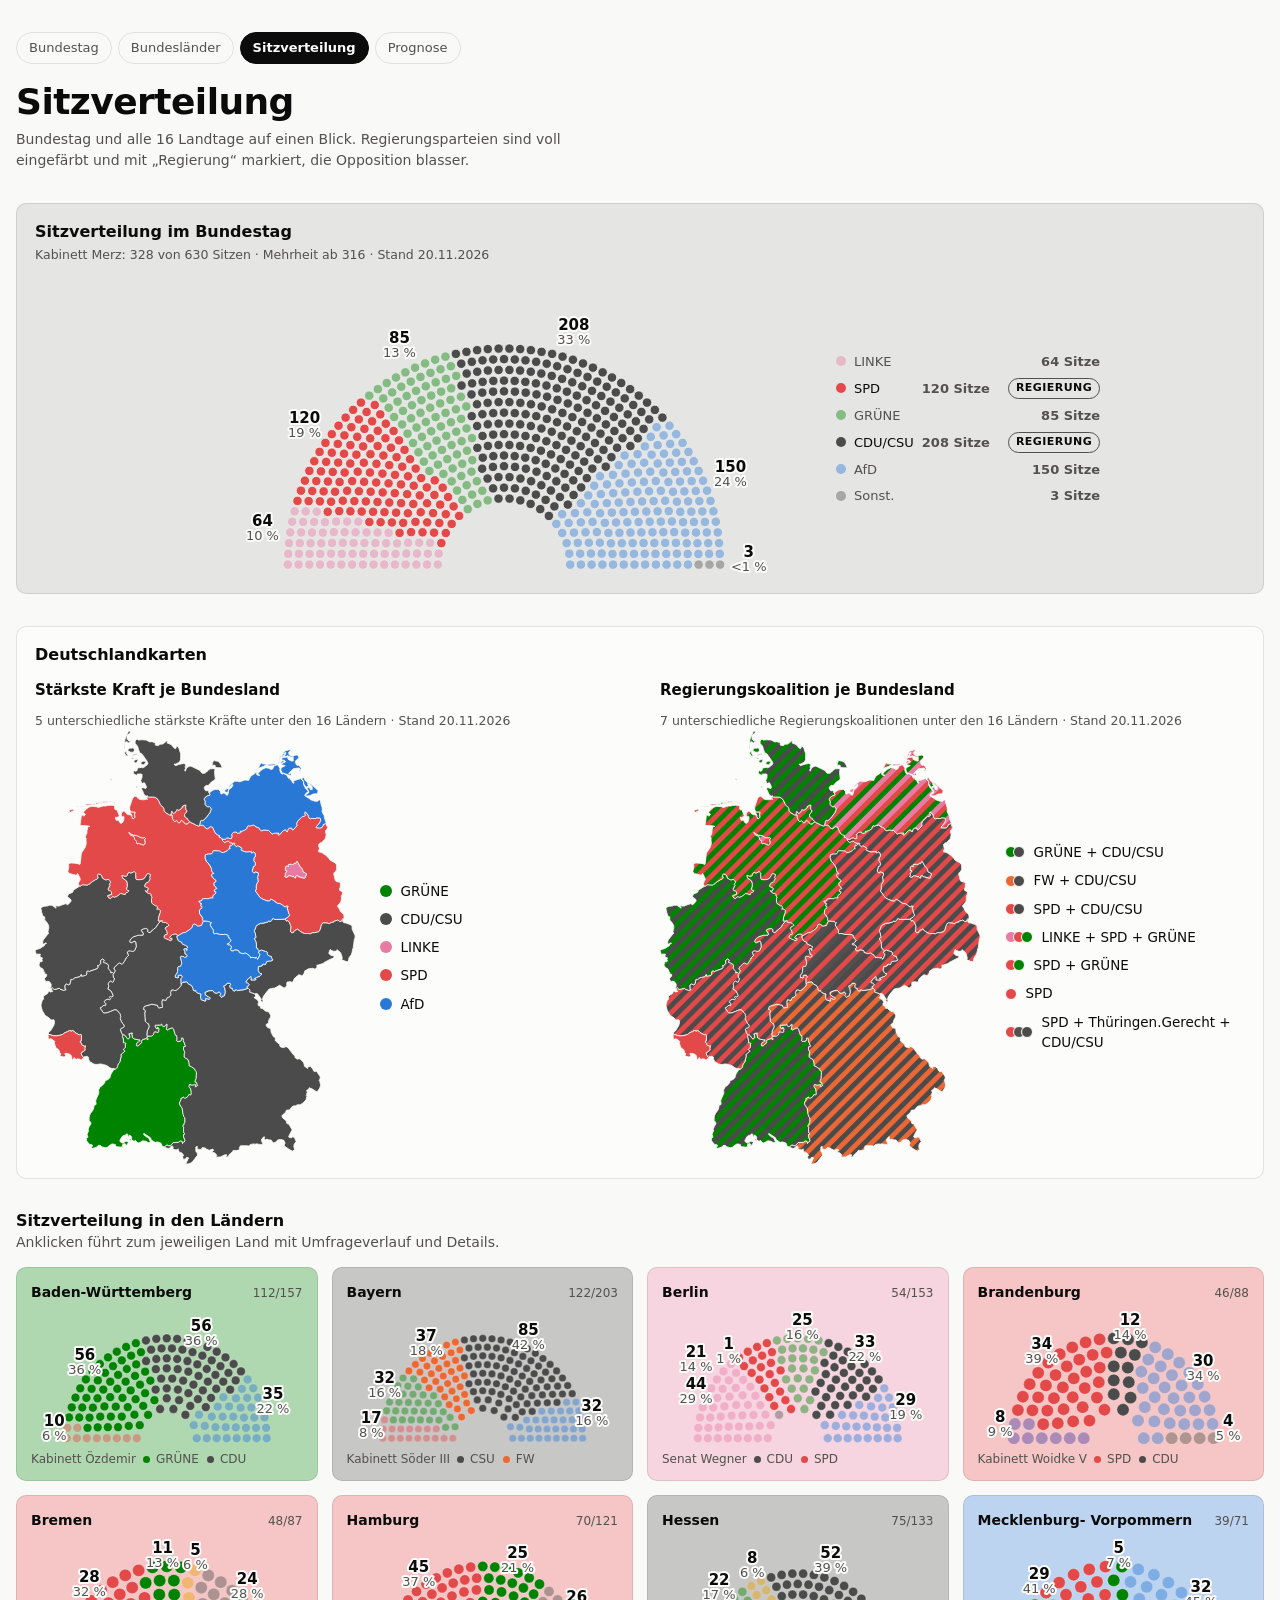
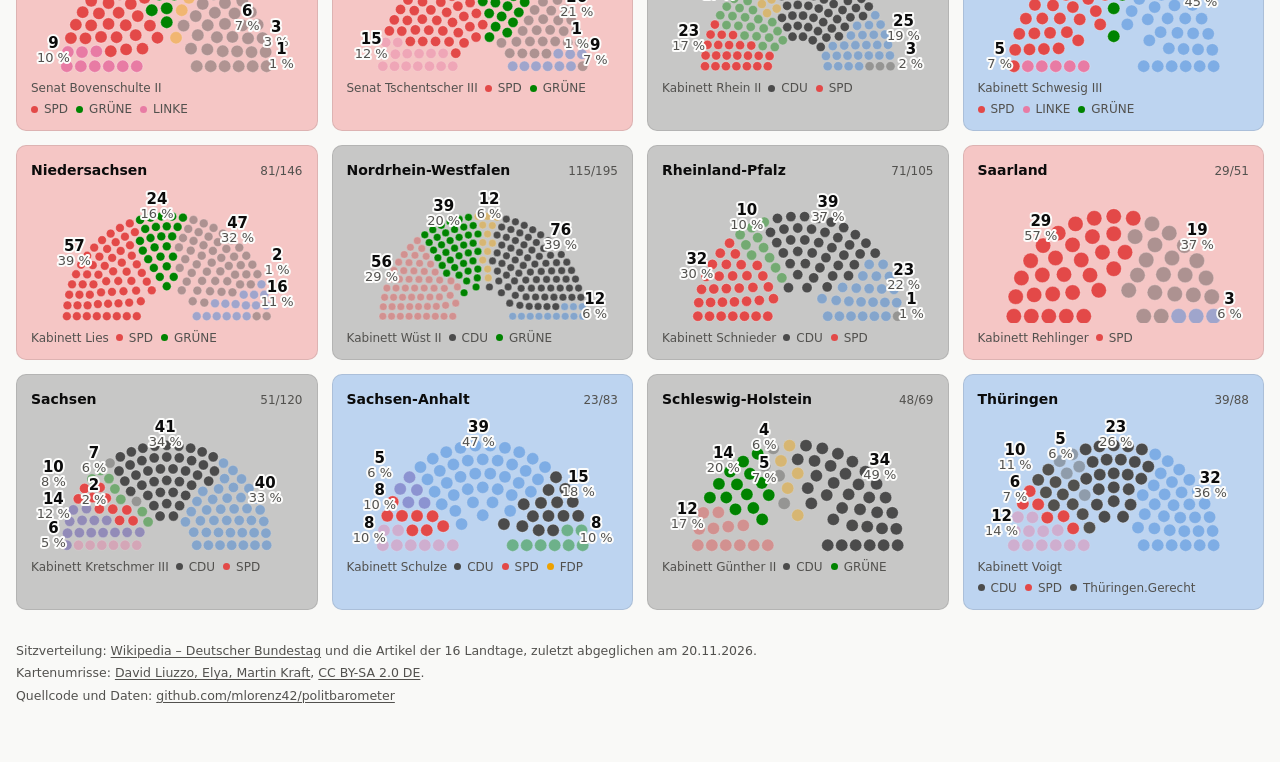
<file: docs/sitzverteilung.html>
<!doctype html>
<html lang="de">
<head>
<meta charset="utf-8">
<meta name="viewport" content="width=device-width, initial-scale=1">
<meta name="description" content="Sitzverteilung im Bundestag und in allen 16 Landtagen auf einen Blick, als Halbkreisdiagramme.">
<title>Sitzverteilung</title>
<style>
:root {
  color-scheme: light;
  --page: #f9f9f7;
  --surface: #fcfcfb;
  --ink: #0b0b0b;
  --ink2: #52514e;
  --muted: #898781;
  --grid: #e1e0d9;
  --axis: #c3c2b7;
  --hair: rgba(11, 11, 11, 0.10);
  --hover: rgba(11, 11, 11, 0.05);
  --band-a: #efeee9;
  --band-b: #e6e5de;
  --s-cdu: #4b4b4b;
  --s-spd: #e34948;
  --s-gru: #008300;
  --s-fdp: #eda100;
  --s-lin: #e87ba4;
  --s-afd: #2a78d6;
  --s-bsw: #4a3aa7;
  --s-fw: #eb6834;
  --s-pir: #1baf7a;
}
@media (prefers-color-scheme: dark) {
  :root:not([data-theme="light"]) {
    color-scheme: dark;
    --page: #0d0d0d;
    --surface: #1a1a19;
    --ink: #ffffff;
    --ink2: #c3c2b7;
    --muted: #898781;
    --grid: #2c2c2a;
    --axis: #383835;
    --hair: rgba(255, 255, 255, 0.10);
    --hover: rgba(255, 255, 255, 0.07);
    --band-a: #262624;
    --band-b: #302f2d;
    --s-cdu: #949494;
    --s-spd: #e66767;
    --s-gru: #008300;
    --s-fdp: #c98500;
    --s-lin: #d55181;
    --s-afd: #3987e5;
    --s-bsw: #9085e9;
    --s-fw: #d95926;
    --s-pir: #199e70;
  }
}
:root[data-theme="dark"] {
  color-scheme: dark;
  --page: #0d0d0d;
  --surface: #1a1a19;
  --ink: #ffffff;
  --ink2: #c3c2b7;
  --muted: #898781;
  --grid: #2c2c2a;
  --axis: #383835;
  --hair: rgba(255, 255, 255, 0.10);
  --hover: rgba(255, 255, 255, 0.07);
  --band-a: #262624;
  --band-b: #302f2d;
  --s-cdu: #949494;
  --s-spd: #e66767;
  --s-gru: #008300;
  --s-fdp: #c98500;
  --s-lin: #d55181;
  --s-afd: #3987e5;
  --s-bsw: #9085e9;
  --s-fw: #d95926;
  --s-pir: #199e70;
}

* { box-sizing: border-box; }
[hidden] { display: none !important; }
body {
  margin: 0;
  background: var(--page);
  color: var(--ink);
  font: 14px/1.5 system-ui, -apple-system, "Segoe UI", sans-serif;
  padding-inline: 16px;
  padding-block: 32px 56px;
}
.wrap { max-width: 1040px; margin-inline: auto; display: flex; flex-direction: column; gap: 32px; }
h1, h2, p, dl, dd { margin: 0; }
h1 { font-size: clamp(26px, 4.4vw, 36px); line-height: 1.1; font-weight: 650; letter-spacing: -0.015em; text-wrap: balance; }
h2 { font-size: 16px; line-height: 1.3; font-weight: 650; }
.sub { color: var(--ink2); max-width: 64ch; margin-top: 8px; text-wrap: pretty; }
a { color: inherit; text-underline-offset: 2px; }
:focus-visible { outline: 2px solid var(--s-afd); outline-offset: 2px; border-radius: 4px; }

.p-cdu { --c: var(--s-cdu); } .p-spd { --c: var(--s-spd); } .p-gru { --c: var(--s-gru); }
.p-fdp { --c: var(--s-fdp); } .p-lin { --c: var(--s-lin); } .p-afd { --c: var(--s-afd); } .p-bsw { --c: var(--s-bsw); }
.p-fw { --c: var(--s-fw); } .p-pir { --c: var(--s-pir); } [class*="p-x-"] { --c: var(--ink2); } /* Parteien ohne eigene Farbe */
.dot { display: inline-block; width: 9px; height: 9px; border-radius: 50%; background: var(--c); flex: none; }

/* Regierung heute */
.gov { border-block: 1px solid var(--hair); padding-block: 22px; display: grid; grid-template-columns: minmax(0, 5fr) minmax(0, 7fr); gap: 20px 40px; }
.eyebrow { font-size: 12px; letter-spacing: 0.06em; text-transform: uppercase; color: var(--ink2); margin-bottom: 8px; }
.gov h2 { font-size: clamp(28px, 5vw, 44px); line-height: 1.05; font-weight: 700; letter-spacing: -0.02em; }
.coal { margin-top: 10px; display: flex; flex-wrap: wrap; align-items: center; gap: 4px 14px; color: var(--ink2); }
.coal .pp { display: inline-flex; align-items: center; gap: 6px; color: var(--ink); }
.facts { display: grid; grid-template-columns: max-content minmax(0, 1fr); gap: 10px 20px; align-content: center; }
.facts dt { color: var(--ink2); }
.facts dd { display: flex; flex-wrap: wrap; align-items: baseline; gap: 2px 8px; }
.facts dd strong { font-weight: 650; font-size: 15px; }
.facts .who { display: inline-flex; align-items: center; gap: 6px; }
.small { color: var(--ink2); font-size: 12.5px; }

/* Diagramm-Karte */
/* min-width: 0 ist nötig, weil .wrap ein Flex-Container ist: ohne das würde ein breiter Inhalt (z. B. eine
   Tabelle mit vielen Spalten) die Karte über ihre eigentliche Breite hinaus aufziehen, statt – wie von
   .tablewrap vorgesehen – nur innerhalb der Karte horizontal zu scrollen (klassische Flexbox-Falle). */
.card { background: var(--surface); border: 1px solid var(--hair); border-radius: 10px; padding: 18px 18px 14px; display: flex; flex-direction: column; gap: 14px; min-width: 0; }
.bar { display: flex; flex-wrap: wrap; justify-content: space-between; align-items: center; gap: 10px 16px; }
.ctrls { display: flex; flex-wrap: wrap; gap: 8px 12px; }
.seg { display: inline-flex; border: 1px solid var(--hair); border-radius: 8px; overflow: hidden; }
.seg button { font: inherit; font-size: 13px; color: var(--ink2); background: transparent; border: 0; padding: 6px 12px; min-height: 32px; cursor: pointer; }
.seg button + button { border-left: 1px solid var(--hair); }
.seg button:hover { background: var(--hover); }
.seg button[aria-pressed="true"] { background: var(--ink); color: var(--surface); font-weight: 600; }
.rangeinfo { color: var(--ink2); font-size: 12.5px; margin-top: 3px; text-wrap: pretty; }
.sr { position: absolute; width: 1px; height: 1px; overflow: hidden; clip: rect(0 0 0 0); white-space: nowrap; }
.sel { display: inline-block; max-width: 100%; min-width: 0; }
.sel select { max-width: 100%; font: inherit; font-size: 13px; color: var(--ink2); background: var(--surface); border: 1px solid var(--hair); border-radius: 8px; padding: 6px 10px; min-height: 34px; max-width: 100%; cursor: pointer; text-overflow: ellipsis; }
.sel select:hover { background: var(--hover); }
.sel select.on { color: var(--ink); font-weight: 600; border-color: var(--ink); box-shadow: inset 0 0 0 1px var(--ink); }
.legend { display: flex; flex-wrap: wrap; align-items: center; gap: 6px 8px; }
.legend .lbl { flex: 0 0 100%; font-size: 12px; color: var(--ink2); }
.chip .d { font-size: 12.5px; color: var(--ink2); font-variant-numeric: tabular-nums; white-space: nowrap; }
.chip .d .g { font-size: 10px; margin-right: 2px; }
.chip { display: inline-flex; align-items: center; gap: 8px; padding: 5px 11px; min-height: 32px; border: 1px solid var(--hair); border-radius: 999px; background: transparent; color: var(--ink); font: inherit; font-size: 13px; cursor: pointer; }
.chip:hover { background: var(--hover); }
.chip .key { width: 14px; height: 3px; border-radius: 2px; background: var(--c); }
.chip b { font-weight: 650; font-variant-numeric: tabular-nums; }
.chip[aria-pressed="false"] { color: var(--ink2); }
.chip[aria-pressed="false"] .key { opacity: 0.3; }
.chip[aria-pressed="false"] b { opacity: 0.55; }
.legend .ring { display: inline-flex; align-items: center; gap: 6px; font-size: 12px; color: var(--ink2); margin-left: 6px; }
.legend .ring i { width: 10px; height: 10px; border-radius: 50%; background: var(--ink2); box-shadow: 0 0 0 2px var(--surface); }
.legend .ring i.hu { width: 16px; height: 1px; border-radius: 0; box-shadow: none; opacity: 0.6; }

.chart { position: relative; touch-action: pan-y; border-radius: 6px; }
.chart svg { display: block; width: 100%; height: auto; overflow: visible; }
.chart text { font-family: inherit; }
.tip { position: absolute; top: 0; left: 0; pointer-events: none; z-index: 2; min-width: 190px; max-width: 280px; background: var(--surface); border: 1px solid var(--hair); border-radius: 8px; padding: 10px 12px; box-shadow: 0 6px 22px rgba(0, 0, 0, 0.14); font-size: 12.5px; }
.tip[hidden] { display: none; }
.tip .th { font-weight: 650; font-size: 13px; }
.tip .ts { color: var(--ink2); font-size: 12px; margin-top: 1px; }
.tip ul { list-style: none; margin: 8px 0 0; padding: 0; display: grid; gap: 3px; }
.tip li { display: grid; grid-template-columns: 14px 44px minmax(0, 1fr); align-items: center; gap: 6px; }
.tip li .k { height: 3px; border-radius: 2px; background: var(--c); }
.tip li .v { font-weight: 700; font-size: 13.5px; text-align: right; font-variant-numeric: tabular-nums; color: var(--ink); }
.tip li .n { color: var(--ink2); }
.tip .tg { margin-top: 8px; padding-top: 8px; border-top: 1px solid var(--hair); color: var(--ink2); font-size: 12px; }
.tip .tg strong { color: var(--ink); font-weight: 600; }

/* Wie bei .card: .tablewrap selbst ist auch ein Flex-Kind (.card ist ebenfalls display:flex), braucht also
   dieselbe min-width:0-Korrektur, damit sein eigenes overflow:auto greift statt die Karte aufzuziehen. */
.tablewrap { min-width: 0; max-height: 460px; overflow: auto; border: 1px solid var(--hair); border-radius: 8px; }
table { border-collapse: collapse; width: 100%; font-size: 13px; }
th, td { padding: 7px 12px; text-align: right; white-space: nowrap; border-bottom: 1px solid var(--hair); }
th:first-child, td:first-child { text-align: left; }
thead th { position: sticky; top: 0; background: var(--surface); font-weight: 650; color: var(--ink2); z-index: 1; }
thead th .dot { margin-right: 6px; }
td.num { font-variant-numeric: tabular-nums; }
tr.elec td { font-weight: 650; background: var(--hover); }
td.txt, th.txt { text-align: left; }
.note { font-size: 12px; color: var(--ink2); max-width: 90ch; text-wrap: pretty; }

/* Regierungen */
.govs h2 { margin-bottom: 4px; }
.govs .lead { color: var(--ink2); margin-bottom: 12px; }
.govs .tablewrap { max-height: none; }
.govs td, .govs th { text-align: left; white-space: normal; }
.govs tr.now td { background: var(--hover); }
.pill { display: inline-block; font-size: 11px; font-weight: 650; letter-spacing: 0.04em; text-transform: uppercase; padding: 1px 7px; border: 1px solid var(--ink2); border-radius: 999px; margin-left: 8px; vertical-align: 1px; }
.cell-co { display: flex; flex-wrap: wrap; gap: 2px 12px; }
.cell-co span { display: inline-flex; align-items: center; gap: 6px; white-space: nowrap; }

/* Sitzverteilung */
.seats-wrap { display: flex; flex-wrap: wrap; justify-content: center; gap: 12px 32px; align-items: center; }
/* max-width proportional zur breiteren Zeichenfläche (500 statt 380 SVG-Einheiten breit, s. common.js) –
   sonst würden Punkte und Schrift beim Skalieren auf dieselbe Kartenbreite kleiner wirken als zuvor. */
.hemicycle { position: relative; flex: 1 1 320px; min-width: 220px; max-width: 550px; }
.hemicycle svg { display: block; width: 100%; height: auto; }
.hemicycle svg circle { stroke: var(--surface); stroke-width: 0.6; }
.seats-legend { flex: 0 1 240px; min-width: 200px; max-width: 240px; list-style: none; margin: 0; padding: 0; display: grid; gap: 7px; align-content: center; }
.seats-legend li { display: flex; align-items: center; gap: 8px; font-size: 13px; }
.seats-legend .dot { width: 10px; height: 10px; border-radius: 50%; flex: none; }
.seats-legend .name { color: var(--ink); }
.seats-legend .n { margin-left: auto; font-weight: 650; font-variant-numeric: tabular-nums; color: var(--ink2); white-space: nowrap; }
.seats-legend li.opp .dot { opacity: .42; }
.seats-legend li.opp .name { color: var(--ink2); }
.seats-legend .pill { margin-left: 10px; }
/* Export-Pfeil: nur bei Hover/Fokus sichtbar, statt eines dauerhaften Text-Buttons (wie im
   finanzen-auswertung-Projekt) – dadurch pro Diagramm einsetzbar, auch auf den kleinen Kacheln. */
.dl-icon {
  position: absolute; top: -4px; right: 0; padding: 3px 8px; font: inherit; font-size: 1rem; line-height: 1;
  color: var(--ink2); background: var(--surface); border: 1px solid var(--hair); border-radius: 6px;
  cursor: pointer; opacity: 0; transition: opacity .15s, background .15s, color .15s;
}
.hemicycle:hover .dl-icon, .chart:hover .dl-icon, .dl-icon:focus-visible { opacity: 1; }
.dl-icon:hover { background: var(--hover); color: var(--ink); }

/* Raster kleiner Sitzverteilungen (Übersichtsseite) */
.seat-grid { display: grid; grid-template-columns: repeat(auto-fill, minmax(230px, 1fr)); gap: 14px; }
.seat-tile { display: block; background: var(--surface); border: 1px solid var(--hair); border-radius: 10px; padding: 14px 14px 12px; text-decoration: none; color: inherit; transition: border-color .15s; }
.seat-tile:hover { border-color: var(--ink2); }
.seat-tile-head { display: flex; align-items: baseline; justify-content: space-between; gap: 8px; margin-bottom: 6px; }
.seat-tile-name { font-weight: 650; font-size: 14px; color: var(--ink); }
.seat-tile-n { font-size: 12px; color: var(--ink2); font-variant-numeric: tabular-nums; white-space: nowrap; }
.seat-tile .hemicycle { max-width: none; }
.seat-tile-info { margin: 6px 0 0; font-size: 12px; color: var(--ink2); display: flex; flex-wrap: wrap; align-items: center; gap: 3px 7px; }
.seat-tile-info .cell-co { gap: 2px 8px; }
.seat-tile-info .cell-co i { width: 7px; height: 7px; }
footer { color: var(--ink2); font-size: 12.5px; display: grid; gap: 4px; }

@media (max-width: 720px) {
  .gov { grid-template-columns: minmax(0, 1fr); }
  .card { padding: 14px 12px 12px; }
  th, td { padding: 7px 9px; }
}

/* Navigation zwischen den Seiten */
.nav { display: flex; flex-wrap: wrap; gap: 6px; margin-bottom: 18px; }
.nav a { font-size: 13px; padding: 5px 12px; border: 1px solid var(--hair); border-radius: 999px; color: var(--ink2); text-decoration: none; }
.nav a:hover { background: var(--hover); }
.nav a[aria-current="page"] { background: var(--ink); color: var(--surface); border-color: var(--ink); font-weight: 600; }

@media (max-width: 720px) {
  .ctrls { width: 100%; }
  .ctrls .sel { flex: 1 1 100%; }
  .ctrls .sel select { width: 100%; }
}
.lead { color: var(--ink2); margin: 0 0 14px; }
/* Breiter als die anderen Seiten, damit vier Länderkacheln pro Zeile (statt drei) noch lesbar
   Platz für die dauerhafte Beschriftung (Sitzzahl/Anteil) haben – bei 16 Ländern ergibt das ein
   sauberes 4×4-Raster statt einer angeschnittenen letzten Zeile. */
.wrap { max-width: 1360px; }
.seat-grid { grid-template-columns: repeat(4, 1fr); }
@media (max-width: 760px) { .seat-grid { grid-template-columns: repeat(auto-fill, minmax(280px, 1fr)); } }
/* Der Bundestag bleibt bewusst deutlich größer als die Länderkacheln darunter. */
#bund-chart { flex: 1 1 520px; max-width: 600px; }

/* Deutschlandkarten: stärkste Kraft / Regierungschef je Bundesland, nebeneinander statt untereinander
   (auf der breiten .wrap dieser Seite bleibt neben einer Karte sonst viel Platz ungenutzt). */
.maps-row { display: flex; flex-wrap: wrap; gap: 28px 40px; }
.map-col { flex: 1 1 420px; min-width: 300px; }
.map-col h3 { margin: 0 0 10px; font-size: 15px; }
.map-wrap { display: flex; flex-wrap: wrap; gap: 16px 24px; align-items: center; }
.gmap-box { position: relative; flex: 1 1 260px; max-width: 360px; min-width: 200px; }
.gmap-box svg { display: block; width: 100%; height: auto; }
.gmap-box path { stroke: var(--surface); stroke-width: 1.5; cursor: pointer; transition: filter .15s, stroke .15s; }
.gmap-box a:hover path, .gmap-box a:focus-visible path { filter: brightness(1.18); stroke: var(--ink); stroke-width: 2.5; }
.gmap-box:hover .dl-icon, .gmap-box .dl-icon:focus-visible { opacity: 1; }
.map-legend { flex: 1 1 180px; min-width: 160px; list-style: none; margin: 0; padding: 0; display: grid; gap: 8px; align-content: center; }
.map-legend li { display: flex; align-items: center; gap: 9px; font-size: 13.5px; color: var(--ink); }
.map-legend .dot { width: 12px; height: 12px; border-radius: 50%; flex: none; }
.map-legend .coal-dots { display: flex; flex: none; }
.map-legend .coal-dots span { width: 12px; height: 12px; border-radius: 50%; margin-left: -4px; border: 1.5px solid var(--surface); }
.map-legend .coal-dots span:first-child { margin-left: 0; }
</style>
</head>
<body>
<div class="wrap">
  <header>
    <nav class="nav" aria-label="Seiten">
      <a href="index.html">Bundestag</a>
      <a href="laender.html">Bundesländer</a>
      <a href="sitzverteilung.html" aria-current="page">Sitzverteilung</a>
      <a href="prognose.html">Prognose</a>
    </nav>
    <h1>Sitzverteilung</h1>
    <p class="sub">Bundestag und alle 16 Landtage auf einen Blick. Regierungsparteien sind voll eingefärbt und mit „Regierung“ markiert, die Opposition blasser.</p>
  </header>

  <section class="card" aria-labelledby="bund-h">
    <div class="bar">
      <div>
        <h2 id="bund-h">Sitzverteilung im Bundestag</h2>
        <p class="rangeinfo" id="bund-info"></p>
      </div>
    </div>
    <div class="seats-wrap">
      <div class="hemicycle" id="bund-chart" role="img" aria-label="Sitzverteilung im Bundestag als Halbkreisdiagramm, Parteien von links nach rechts im politischen Spektrum. Die Sitzzahlen stehen auch in der Liste rechts daneben."></div>
      <ul class="seats-legend" id="bund-legend"></ul>
    </div>
  </section>

  <section class="card" aria-labelledby="map-h">
    <h2 id="map-h">Deutschlandkarten</h2>
    <div class="maps-row">
      <div class="map-col" aria-labelledby="map-h1">
        <h3 id="map-h1">Stärkste Kraft je Bundesland</h3>
        <p class="rangeinfo" id="map-info"></p>
        <div class="map-wrap">
          <div class="gmap-box" id="map" role="img" aria-label="Deutschlandkarte, eingefärbt nach der im jeweiligen Landtag stärksten Fraktion. Dieselben Angaben stehen auch in den Kacheln darunter."></div>
          <ul class="map-legend" id="map-legend"></ul>
        </div>
      </div>
      <div class="map-col" aria-labelledby="map-h2">
        <h3 id="map-h2">Regierungskoalition je Bundesland</h3>
        <p class="rangeinfo" id="map2-info"></p>
        <div class="map-wrap">
          <div class="gmap-box" id="map2" role="img" aria-label="Deutschlandkarte, diagonal gestreift nach den Parteien der jeweiligen Landesregierung (Regierungschef zuerst)."></div>
          <ul class="map-legend" id="map2-legend"></ul>
        </div>
      </div>
    </div>
  </section>

  <section aria-labelledby="laender-h">
    <h2 id="laender-h">Sitzverteilung in den Ländern</h2>
    <p class="lead">Anklicken führt zum jeweiligen Land mit Umfrageverlauf und Details.</p>
    <div class="seat-grid" id="laender-grid"></div>
  </section>

  <footer>
    <p>Sitzverteilung: <a href="https://de.wikipedia.org/wiki/Deutscher_Bundestag" target="_blank" rel="noopener">Wikipedia – Deutscher Bundestag</a> und die Artikel der 16 Landtage, zuletzt abgeglichen am <span id="f-stand"></span>.</p>
    <p>Kartenumrisse: <a href="https://commons.wikimedia.org/wiki/File:Karte_Deutsche_Bundesl%C3%A4nder_(Bezeichner).svg" target="_blank" rel="noopener">David Liuzzo, Elya, Martin Kraft</a>, <a href="https://creativecommons.org/licenses/by-sa/2.0/de/" target="_blank" rel="noopener">CC BY-SA 2.0 DE</a>.</p>
    <p>Quellcode und Daten: <a href="https://github.com/mlorenz42/politbarometer" target="_blank" rel="noopener">github.com/mlorenz42/politbarometer</a></p>
  </footer>
</div>

<script>
(function () {
  "use strict";
    var ts = function (s) { var a = s.split("-"); return Date.UTC(+a[0], +a[1] - 1, +a[2]); };
  var MON = ["Jan", "Feb", "Mär", "Apr", "Mai", "Jun", "Jul", "Aug", "Sep", "Okt", "Nov", "Dez"];
  var p2 = function (n) { return (n < 10 ? "0" : "") + n; };
  var fmt = function (t) { var d = new Date(t); return p2(d.getUTCDate()) + "." + p2(d.getUTCMonth() + 1) + "." + d.getUTCFullYear(); };
  var pct = function (v) { return v == null ? "–" : String(v).replace(".", ",") + " %"; };
  var fnum = function (n) { return n == null ? "" : String(n).replace(/\B(?=(\d{3})+(?!\d))/g, "."); };
  var $ = function (id) { return document.getElementById(id); };
  var NS = "http://www.w3.org/2000/svg";
  function el(tag, attrs, parent, text) {
    var e = document.createElementNS(NS, tag);
    for (var k in attrs) e.setAttribute(k, attrs[k]);
    if (text != null) e.textContent = text;
    if (parent) parent.appendChild(e);
    return e;
  }
  function h(tag, cls, parent, text) {
    var e = document.createElement(tag);
    if (cls) e.className = cls;
    if (text != null) e.textContent = text;
    if (parent) parent.appendChild(e);
    return e;
  }
  function tickList(tmin, tmax, x0, x1) {
    var span = (tmax - tmin) / 31557600000, ticks = [], y, m;
    var yearPx = (x1 - x0) / span;
    var d0 = new Date(tmin), d1 = new Date(tmax);
    if (span < 4) {
      for (y = d0.getUTCFullYear(); y <= d1.getUTCFullYear(); y++) for (m = 0; m < 12; m += 3) {
        var t = Date.UTC(y, m, 1);
        if (t >= tmin && t <= tmax) ticks.push({ t: t, label: m === 0 ? String(y) : MON[m], major: m === 0 });
      }
      if (yearPx < 130) ticks = ticks.filter(function (k) { return k.major || (new Date(k.t).getUTCMonth() === 6); });
      return ticks;
    }
    var steps = [1, 2, 4, 5, 10], step = 10;
    for (var s = 0; s < steps.length; s++) { if (steps[s] * yearPx >= 54) { step = steps[s]; break; } }
    for (y = d0.getUTCFullYear(); y <= d1.getUTCFullYear(); y++) {
      var tt = Date.UTC(y, 0, 1);
      if (tt >= tmin && tt <= tmax && y % step === 0) ticks.push({ t: tt, label: String(y), major: true });
    }
    return ticks;
  }

  var LONGMON = ["Januar", "Februar", "März", "April", "Mai", "Juni", "Juli", "August", "September", "Oktober", "November", "Dezember"];
  function longDate(t) { var d = new Date(t); return d.getUTCDate() + ". " + LONGMON[d.getUTCMonth()] + " " + d.getUTCFullYear(); }

  // ---------- Sitzverteilung (Halbkreisdiagramm) ----------
  // Konzentrische Reihen im Abstand von zwei Sitzradien (Reihen berühren sich), Sitze innerhalb
  // einer Reihe im selben Abstand entlang des Bogens (Sitze berühren sich) – der übliche Aufbau
  // solcher Diagramme. Der Sitzradius wird per Bisektion so gesucht, dass die Kapazität knapp
  // über n liegt; überzählige Plätze fallen von innen nach außen weg, damit die äußeren Reihen
  // (wo bei den bekannten Vorbildern traditionell die Regierungsbank sitzt) voll bleiben.
  // Reihenfolge der Punkte: links (180°) nach rechts (0°), damit Parteien in der übergebenen
  // Reihenfolge zusammenhängende Blöcke bilden.
  function hemicycleCapacity(seatR, rInner, rOuter) {
    var rows = [], r = rInner;
    while (r <= rOuter + 1e-9) { rows.push(r); r += seatR * 2; }
    var counts = rows.map(function (rr) { return Math.max(1, Math.floor((Math.PI * rr) / (seatR * 2)) + 1); });
    return { rows: rows, counts: counts, total: counts.reduce(function (a, b) { return a + b; }, 0) };
  }
  function hemicycleSeats(n) {
    var rInner = 0.30, rOuter = 1, lo = 0.008, hi = 0.28;
    for (var iter = 0; iter < 30; iter++) {
      var mid = (lo + hi) / 2;
      if (hemicycleCapacity(mid, rInner, rOuter).total >= n) lo = mid; else hi = mid;
    }
    var cap = hemicycleCapacity(lo, rInner, rOuter), counts = cap.counts.slice();
    var over = cap.total - n, ri = 0, guard = 0;
    while (over > 0 && guard++ < 100000) { if (counts[ri] > 1) { counts[ri]--; over--; } ri = (ri + 1) % counts.length; }
    var pts = [];
    for (var i = 0; i < cap.rows.length; i++) {
      var cnt = counts[i], r = cap.rows[i];
      for (var s = 0; s < cnt; s++) {
        var t = cnt > 1 ? s / (cnt - 1) : 0.5, a = Math.PI - t * Math.PI;
        pts.push({ x: Math.cos(a) * r, y: -Math.sin(a) * r, a: a });
      }
    }
    pts.sort(function (p, q) { return q.a - p.a; }); // a = π (links) … 0 (rechts)
    return { pts: pts, seatR: lo };
  }

  // data: { gesamt, regierung:{cab,sitze}, reihenfolge:[Kürzel …], sitze:{Kürzel: Zahl} }
  // partyName(k) benennt ein Kürzel; govKeys sind die Kürzel der aktuellen Regierungsparteien.
  // labels: Sitzzahl und Anteil dauerhaft über jeder Fraktion einblenden (nicht nur beim Hover).
  function drawHemicycle(container, data, partyName, govKeys, labels) {
    container.textContent = "";
    // H hat gegenüber dem reinen Halbkreis (Radius bis 184, Fußpunkt bei H-12) bewusst Luft nach oben:
    // dort sitzt die Beschriftung, wie bei den Wikipedia-Diagrammen üblich, außerhalb des Punktrings statt
    // mitten in der Punktwolke – das braucht Platz oberhalb des höchsten Sitzes, den es sonst nicht gäbe.
    // W hat aus demselben Grund gegenüber dem reinen Halbkreis (Durchmesser bis 368) Luft links und rechts:
    // ohne die fiele die Beschriftung der äußersten Fraktionen (nahe 0°/180°) in den Punktring zurück, weil
    // dort für sie schlicht kein Platz mehr zwischen Punktrand und Zeichenflächenrand übrig wäre.
    var W = 500, H = 250, cx = W / 2, cy = H - 12;
    var layout = hemicycleSeats(data.gesamt), pts = layout.pts;
    // Bei wenigen Sitzen sind die Punkte (normiert layout.seatR) größer; ohne Gegenrechnung würde ihr
    // Rand über die Zeichenfläche hinausragen. R so wählen, dass Mittelpunkt-Radius + Punktradius nie
    // über den verfügbaren Platz hinausgeht (kleiner werdender Radius bei größer werdenden Punkten).
    var dotScale = 0.88;
    var R = Math.min(184, (cx - 6) / (1 + dotScale * layout.seatR));
    var dotR = Math.max(1.8, layout.seatR * R * dotScale); // etwas Luft zwischen den Punkten lassen
    var labelR = R + dotR + 16; // fester Ring außerhalb aller Punkte, unabhängig vom Winkel
    var svg = el("svg", { viewBox: "0 0 " + W + " " + H, width: "100%", height: "auto", "aria-hidden": "true" });
    container.appendChild(svg); // früh anhängen, damit getBBox() weiter unten zuverlässig funktioniert
    // Dieselbe Zeichenfläche (W×H in SVG-Einheiten) wird ganz unterschiedlich groß dargestellt – auf der
    // großen Bund-/Land-Karte mehrere hundert Pixel breit, auf einer der 16 kleinen Übersichtskacheln nur
    // rund 300px. Ein fester SVG-Font-Size-Wert würde auf den Kacheln entsprechend winzig ankommen (bei
    // einer Umfrage nachgemessen: ~9px statt ~18px auf der großen Karte). fontScale gleicht das aus, damit
    // die Beschriftung auf dem Bildschirm überall etwa gleich groß und lesbar ist, unabhängig vom Kontext.
    var containerPx = container.getBoundingClientRect().width || W;
    var fontScale = W / containerPx;
    var i = 0, cum = 0, labelData = [];
    data.reihenfolge.forEach(function (k) {
      var n = data.sitze[k] || 0;
      if (!n) return;
      var isGov = govKeys.indexOf(k) >= 0;
      var g = el("g", { style: "fill:var(--s-" + k + ",var(--ink2))" + (isGov ? "" : ";opacity:.42") }, svg);
      el("title", {}, g, partyName(k) + ": " + n + " Sitz" + (n === 1 ? "" : "e") + (isGov ? " · Regierung" : ""));
      for (var s = 0; s < n; s++, i++) {
        var p = pts[i]; if (!p) continue;
        var px = cx + p.x * R, py = cy + p.y * R;
        el("circle", { cx: px.toFixed(1), cy: py.toFixed(1), r: dotR.toFixed(2) }, g);
      }
      // Winkel wie bei einem unsichtbaren Wikipedia-Farbkeil: rein proportional zum Sitzanteil (Mitte des
      // Abschnitts [cum, cum+n] von insgesamt data.gesamt Sitzen auf dem Halbkreis), NICHT der Mittelwert
      // der tatsächlichen Punktwinkel. Die echten Punkte liegen zeilenweise (verschiedene Zeilen fassen
      // unterschiedlich viele Sitze), wodurch ihr Mittelwinkel je nach Zufälligkeit der Zeilenaufteilung
      // leicht daneben liegen und wackeln kann – der Keil-Winkel ist dagegen exakt und deckungsgleich mit
      // der Fraktionsreihenfolge, unabhängig vom Packungsdetail der Punkte.
      labelData.push({ n: n, theta: Math.PI * (1 - (cum + n / 2) / data.gesamt) });
      cum += n;
    });
    // Beschriftung wie bei Wikipedias Halbkreisdiagrammen: auf dem Keilwinkel der eigenen Fraktion, aber
    // auf einem Radius außerhalb des gesamten Punktrings (labelR), statt mittendrin. Dadurch gibt es nie
    // eine Kollision mit Punkten – auch nicht mit denen fremder Fraktionen, WEIL der Winkel selbst nie
    // verändert wird (er bleibt exakt der Keilwinkel der eigenen Fraktion). Nur der Radius wird bei Bedarf
    // verkleinert, damit das Label nicht über den linken/rechten Rand der Zeichenfläche hinausragt – ein
    // Verkleinern des Winkels stattdessen (frühere Version) hätte das Label Richtung Bildmitte verschoben
    // und dabei über den Keil der Nachbarfraktion gelegt (genau der gemeldete Fehler bei kleinen
    // Randfraktionen). Bei ganz am Rand (nahe 0°/180°) sitzenden Mini-Fraktionen bleibt der vertikale
    // Abstand zur eigenen untersten Punktreihe entsprechend klein – wie auch bei Wikipedias Vorbildern,
    // wo Eck-Beschriftungen knapp neben der Spitze des eigenen Keils stehen statt hoch angehoben zu sein.
    // Alle Labels werden erst gezeichnet, nachdem alle Punkte aller Fraktionen stehen (eigener Durchlauf,
    // nicht verschachtelt mit den Punkt-Gruppen oben): sonst könnte die Punktgruppe einer später gezeich-
    // neten Nachbarfraktion – in der SVG-Zeichenreihenfolge über allem Vorherigen – das Label einer früher
    // gezeichneten Fraktion optisch verdecken, obwohl es außerhalb von deren eigenen Punkten liegt.
    if (labels) {
      // Erst an der ungeklemmten Position zeichnen und die tatsächliche Textbreite per getBBox() messen
      // (statt eines geschätzten Rand-Werts): die Schriftgröße variiert ja mit fontScale, ein fester
      // Rand-Wert wäre für eine große Karte zu großzügig und für eine kleine Kachel zu knapp.
      var placed = labelData.map(function (d) {
        var theta = d.theta;
        var lx0 = cx + Math.cos(theta) * labelR, ly0 = cy - Math.sin(theta) * labelR;
        var share = d.n / data.gesamt * 100, pctTxt = (share < 0.5 ? "<1" : String(Math.round(share))) + " %";
        var t = el("text", {
          x: lx0.toFixed(1), y: ly0.toFixed(1), "text-anchor": "middle",
          style: "font-variant-numeric:tabular-nums;paint-order:stroke;stroke:var(--surface);" +
            "stroke-width:" + (4 * fontScale).toFixed(2) + "px;stroke-linejoin:round",
        }, svg);
        var tsNum = el("tspan", { x: lx0.toFixed(1), dy: "0", style: "font-size:" + (15 * fontScale).toFixed(2) + "px;font-weight:650;fill:var(--ink)" }, t, String(d.n));
        var tsPct = el("tspan", { x: lx0.toFixed(1), dy: (14 * fontScale).toFixed(2), style: "font-size:" + (13 * fontScale).toFixed(2) + "px;fill:var(--ink2)" }, t, pctTxt);
        var bbox = t.getBBox(), halfW = bbox.width / 2 + 2 * fontScale, rMax = labelR;
        // y ist die Grundlinie der ERSTEN Zeile, nicht die Mitte des Textblocks: der Block reicht nach oben
        // nur um die Versalhöhe, nach unten aber über Zeilenabstand + zweite Zeile deutlich weiter. topOff/
        // botOff halten den tatsächlichen (asymmetrischen) Abstand von y zu Ober-/Unterkante fest, statt
        // ihn wie eine halbe Höhe zu behandeln – sonst ließe die Rand-/Stapel-Klemmung unten systematisch
        // zu wenig Puffer (genau der Fehler, durch den ein Label unbemerkt über den unteren Rand ragte).
        var topOff = ly0 - bbox.y, botOff = (bbox.y + bbox.height) - ly0;
        if (Math.cos(theta) > 1e-6) rMax = Math.min(rMax, (W - halfW - cx) / Math.cos(theta));
        else if (Math.cos(theta) < -1e-6) rMax = Math.min(rMax, (halfW - cx) / Math.cos(theta));
        return { theta: theta, r: rMax, rMax: rMax, halfW: halfW, topOff: topOff, botOff: botOff, t: t, tsNum: tsNum, tsPct: tsPct };
      });
      // Bei mehreren sehr kleinen Fraktionen dicht an einer Ecke (z. B. zwei 3-Sitze-Parteien nebeneinander)
      // reicht der Winkelabstand für die (gegenüber den SVG-Einheiten der Punkte unabhängig skalierte)
      // Schrift manchmal nicht: die Labels würden sich sonst gegenseitig überlappen. Deshalb hier noch ein
      // Kollisions-Check zwischen jeweils benachbarten Labels (Winkelreihenfolge = Bildreihenfolge): statt
      // den Winkel zu ändern (das würde wie bei der Rand-Klemmung oben ins Gebiet der Nachbarfraktion
      // führen), wird bei Bedarf nur der Radius des zweiten Labels schrittweise vergrößert, bis kein
      // Überlappen mehr besteht oder der zeichenflächen-sichere Radius erreicht ist.
      // Gegen ALLE bereits platzierten Labels prüfen, nicht nur das direkt vorherige: bei drei oder mehr
      // Mini-Fraktionen in derselben Ecke (z. B. drei 1-6-Sitze-Parteien nebeneinander) kann ein Label mit
      // seinem zweiten Nachbarn kollidieren, nachdem der erste Nachbar schon woanders hingeschoben wurde –
      // ein reiner Vorgänger-Vergleich hätte das übersehen und das Label unbemerkt über den Rand geschoben.
      function pos(p) { return p.lx != null ? p : { lx: cx + Math.cos(p.theta) * p.r, ly: cy - Math.sin(p.theta) * p.r }; }
      for (var pi = 1; pi < placed.length; pi++) {
        var cur = placed[pi], guard = 0, moved = true;
        while (moved && guard++ < 60) {
          moved = false;
          var cp = pos(cur);
          for (var pj = 0; pj < pi; pj++) {
            var other = placed[pj], op = pos(other);
            var dx = cp.lx - op.lx;
            var curTop = cp.ly - cur.topOff, curBot = cp.ly + cur.botOff;
            var otherTop = op.ly - other.topOff, otherBot = op.ly + other.botOff;
            var vertOverlap = curTop < otherBot - 2 && curBot > otherTop + 2; // 2 SVG-Einheiten Toleranz
            if (Math.abs(dx) < (other.halfW + cur.halfW) * 0.9 && vertOverlap) {
              var next = Math.min(cur.r + 3, cur.rMax);
              if (next === cur.r) {
                // Zeichenflächen-sicheres Maximum erreicht (typisch: beide Labels an derselben Kante nahe
                // 0°/180° geklemmt, radiales Verschieben bringt dort kaum noch y-Abstand). Dann direkt
                // unter/über das kollidierende Label stapeln statt weiter auf dem eigenen Keilwinkel zu
                // bestehen – bei so dicht gedrängten Mini-Fraktionen ist "lesbar" wichtiger als "exakt auf
                // dem eigenen Winkel". Bevorzugt in die Richtung, in der cur ohnehin schon liegt; nur wenn
                // das über den Zeichenflächenrand hinausginge, die andere Richtung nehmen, und als letztes
                // Sicherheitsnetz danach nochmal hart auf den gültigen Bereich klemmen.
                var gap = 2;
                var belowLy = otherBot + gap + cur.topOff, aboveLy = otherTop - gap - cur.botOff;
                var stackedLy = cp.ly >= op.ly ? belowLy : aboveLy;
                if (stackedLy + cur.botOff > H - 4) stackedLy = aboveLy;
                else if (stackedLy - cur.topOff < 4) stackedLy = belowLy;
                stackedLy = Math.max(4 + cur.topOff, Math.min(H - 4 - cur.botOff, stackedLy));
                cur.lx = op.lx;
                cur.ly = stackedLy;
              } else {
                cur.r = next;
              }
              moved = true; // nach jeder Korrektur von vorne gegen alle prüfen, falls neue Kollision entsteht
              break;
            }
          }
        }
      }
      // Letzte, von der Kollisionsprüfung unabhängige Sicherung: bei einer Fraktion knapp neben 0°/180° mit
      // sehr kleinem Radius kann die eigene (mit niemandem kollidierende) Position so nah am unteren Rand
      // liegen, dass allein die Texthöhe über die Zeichenfläche hinausragt – ganz ohne dass ein anderes
      // Label beteiligt ist. Das oben durchlaufene Kollisions-Pärchen-System greift dann gar nicht erst.
      placed.forEach(function (p) {
        var fp = pos(p), ly = fp.ly;
        if (ly + p.botOff > H - 4) ly = H - 4 - p.botOff;
        else if (ly - p.topOff < 4) ly = 4 + p.topOff;
        if (ly !== fp.ly) { p.lx = fp.lx; p.ly = ly; }
      });
      placed.forEach(function (p) {
        var fp = pos(p), lx = fp.lx.toFixed(1), ly = fp.ly.toFixed(1);
        p.t.setAttribute("x", lx); p.t.setAttribute("y", ly);
        p.tsNum.setAttribute("x", lx); p.tsPct.setAttribute("x", lx);
      });
    }
  }

  function drawSeatLegend(container, data, partyName, govKeys) {
    container.textContent = "";
    data.reihenfolge.forEach(function (k) {
      var n = data.sitze[k] || 0;
      if (!n) return;
      var isGov = govKeys.indexOf(k) >= 0;
      var li = h("li", isGov ? "" : "opp", container);
      h("span", "dot", li).style.background = "var(--s-" + k + ",var(--ink2))";
      h("span", "name", li, partyName(k));
      h("span", "n", li, n + " Sitz" + (n === 1 ? "" : "e"));
      if (isGov) h("span", "pill", li, "Regierung");
    });
  }

  // Kürzel der stärksten Fraktion (meiste Sitze).
  function leadingParty(data) {
    var best = null, max = -1;
    data.reihenfolge.forEach(function (k) { var n = data.sitze[k] || 0; if (n > max) { max = n; best = k; } });
    return best;
  }
  // Färbt "elem" in der Farbe der stärksten Fraktion ein (color-mix mit der Kartenfläche). pct steuert die
  // Intensität (Default 13, dezent für die großen Karten mit viel Text darauf); einzelne Aufrufer wie die
  // kleinen Kacheln auf der Sitzverteilungs-Übersicht übergeben einen höheren Wert, weil die Farbe dort
  // sonst neben der viel kräftigeren Deutschlandkarte kaum noch als "stärkste Kraft" erkennbar ist.
  function tintByLeadingParty(elem, data, pct) {
    if (!elem) return;
    var k = leadingParty(data);
    elem.style.background = k ? "color-mix(in srgb, var(--s-" + k + ", var(--ink2)) " + (pct || 13) + "%, var(--surface))" : "";
  }

  // Zeichnet Diagramm, Legende und die Infozeile in einem Aufwasch; alle drei Elemente optional. filename
  // gesetzt → Export-Pfeil-Button wird mit angelegt (bei jedem Aufruf neu, s. addExportButton); title ist
  // dessen Bildüberschrift (muss den Namen des Parlaments/Bundeslands enthalten – im Dateinamen allein
  // sieht man ihn beim Betrachten des Bildes ja nicht).
  function renderSeats(hemiEl, legendEl, infoEl, data, partyName, govKeys, filename, title) {
    if (infoEl) {
      var majority = Math.floor(data.gesamt / 2) + 1;
      infoEl.textContent = data.regierung.cab + ": " + data.regierung.sitze + " von " + data.gesamt +
        " Sitzen · Mehrheit ab " + majority + " · Stand " + fmt(ts(SITZE.stand));
    }
    if (hemiEl) {
      drawHemicycle(hemiEl, data, partyName, govKeys, true);
      tintByLeadingParty(hemiEl.closest(".card"), data);
      if (filename) addExportButton(hemiEl, filename, title, seatLegendItems(data, partyName, govKeys));
    }
    if (legendEl) drawSeatLegend(legendEl, data, partyName, govKeys);
  }

  // Farbe einer Partei als aufgelöster Wert (Hex/RGB), nicht die CSS-Variable selbst – ein eigenständiges
  // Canvas kennt var(--s-xxx) nicht. Gleicher Fallback wie bei den Live-Diagrammen (var(--s-KEY,var(--ink2))).
  function partyColor(k) {
    var root = getComputedStyle(document.documentElement);
    return root.getPropertyValue("--s-" + k).trim() || root.getPropertyValue("--ink2").trim();
  }

  // Legt in "defs" ein diagonal gestreiftes <pattern> an (ein gleich breiter Streifen je Farbe, dann um
  // 45° gedreht) – für Koalitionskarten, auf denen eine Fläche zu mehreren Parteien gleichzeitig gehört
  // und eine einzelne Füllfarbe das nicht mehr zeigen kann.
  function stripePattern(defs, id, colors) {
    var sw = 9, tile = sw * colors.length;
    var pat = el("pattern", { id: id, patternUnits: "userSpaceOnUse", width: tile, height: sw, patternTransform: "rotate(45)" }, defs);
    colors.forEach(function (c, i) { el("rect", { x: i * sw, y: 0, width: sw, height: sw, fill: c }, pat); });
  }

  // Baut die Export-Legende für ein Sitzverteilungs-Diagramm aus denselben Daten, mit denen auch das
  // Diagramm selbst gezeichnet wurde (nicht aus dem DOM abgeschrieben) – funktioniert dadurch gleicher-
  // maßen für die große Karte mit eigener <ul> UND für die 16 kleinen Kacheln, die gar keine eigene
  // Legende im DOM haben.
  function seatLegendItems(data, partyName, govKeys) {
    var items = [];
    data.reihenfolge.forEach(function (k) {
      var n = data.sitze[k] || 0;
      if (!n) return;
      var isGov = govKeys.indexOf(k) >= 0;
      items.push({
        color: partyColor(k), dim: !isGov,
        text: partyName(k) + "   " + n + " Sitz" + (n === 1 ? "" : "e") + (isGov ? "   · Regierung" : ""),
      });
    });
    return items;
  }

  // Liest die Umfrageverlauf-Legende (Parteiname, aktueller Wert, Veränderung) direkt aus den sichtbaren
  // .chip-Elementen ab, statt deren Berechnung (Trend- vs. Wahl-Modus, Gleitmittel vs. Momentwert) ein
  // zweites Mal nachzubauen – template.html und laender.html haben dafür leicht unterschiedliche Logik,
  // aber am Ende beide dieselbe .chip-Struktur (Farbpunkt, Name, Wert, Veränderung).
  function chartLegendItems(legendBox) {
    var items = [];
    legendBox.querySelectorAll(".chip").forEach(function (chip) {
      if (chip.hidden || chip.getAttribute("aria-pressed") === "false") return;
      var pClass = null;
      for (var i = 0; i < chip.classList.length; i++) { if (chip.classList[i].indexOf("p-") === 0) { pClass = chip.classList[i]; break; } }
      var color = pClass ? partyColor(pClass.slice(2)) : getComputedStyle(chip.querySelector(".key")).backgroundColor;
      var name = chip.children[1] ? chip.children[1].textContent : "";
      var value = chip.children[2] ? chip.children[2].textContent : "";
      var change = "";
      if (chip.children[3]) {
        var clone = chip.children[3].cloneNode(true);
        clone.querySelectorAll(".sr").forEach(function (s) { s.remove(); }); // nur für Screenreader gedachter Zusatztext
        change = clone.textContent;
      }
      items.push({ color: color, text: name + "   " + value + (change ? "   " + change : "") });
    });
    return items;
  }

  // Generischer Kern: klont das <svg> aus "container", löst CSS-Variablen zu festen Werten auf (ein
  // eigenständiges SVG kennt var(--…) sonst nicht) und rendert es zusammen mit einem optionalen Titel und
  // einer Legende (items: [{color, text, dim}], je ein Punkt + Text pro Zeile) als PNG. Ohne title/items
  // wird nur das Diagramm selbst exportiert. dim (z. B. Oppositionsparteien) wird abgeblendet gezeichnet,
  // wie im Diagramm selbst. Genutzt sowohl von den Halbkreisdiagrammen als auch vom Umfrageverlauf.
  // Platz, den ein Legendeneintrag für seine Punkte braucht, bevor der Text beginnt – ein einzelner
  // (it.color) oder mehrere nebeneinander (it.colors, für Koalitionen mit mehreren Parteien).
  function legendDotsW(it) { return it.colors ? 9 + it.colors.length * 11 : 20; }

  function exportSvgPNG(container, filename, title, items) {
    var live = container.querySelector("svg");
    if (!live) return;
    var clone = live.cloneNode(true);
    var liveAll = live.querySelectorAll("*"), cloneAll = clone.querySelectorAll("*");
    for (var i = 0; i < liveAll.length; i++) {
      var cs = getComputedStyle(liveAll[i]), ce = cloneAll[i];
      if (cs.fill && cs.fill.indexOf("url(") === 0) {
        // Gestreifte Koalitionsflächen: computed style löst "fill:url(#id)" zu einer absoluten URL
        // (inkl. Seiten-Pfad) auf, die im eigenständigen Blob-SVG ins Leere zeigt – auf die reine
        // Fragment-ID zurückschneiden, das referenzierte <pattern> wird ja mitgeklont.
        var fragId = cs.fill.slice(cs.fill.indexOf("#") + 1).replace(/[)"']+$/, "");
        ce.setAttribute("fill", "url(#" + fragId + ")");
      } else if (cs.fill && cs.fill !== "none") {
        ce.setAttribute("fill", cs.fill);
      }
      if (cs.opacity && cs.opacity !== "1") ce.setAttribute("opacity", cs.opacity);
      if (cs.stroke && cs.stroke !== "none") {
        ce.setAttribute("stroke", cs.stroke); ce.setAttribute("stroke-width", cs.strokeWidth);
        ce.setAttribute("stroke-linejoin", cs.strokeLinejoin); ce.setAttribute("paint-order", cs.paintOrder);
      }
      if (ce.tagName === "text" || ce.tagName === "tspan") { ce.setAttribute("font-size", cs.fontSize); ce.setAttribute("font-weight", cs.fontWeight); }
      // Das style-Attribut enthält noch var(--…)-Referenzen, die ein eigenständiges SVG nicht auflösen
      // kann (fällt sonst z. B. bei fill auf Schwarz zurück) – jetzt durch die Attribute oben ersetzt.
      ce.removeAttribute("style");
    }
    var vb = clone.getAttribute("viewBox").split(" ").map(Number), vbW = vb[2], vbH = vb[3];
    var font = getComputedStyle(document.body).fontFamily || "system-ui, -apple-system, 'Segoe UI', sans-serif";
    clone.setAttribute("font-family", font);
    clone.removeAttribute("width"); clone.removeAttribute("height");

    var rootCs = getComputedStyle(document.documentElement);
    var bg = rootCs.getPropertyValue("--surface").trim() || "#fff";
    var ink = rootCs.getPropertyValue("--ink").trim() || "#000";
    var ink2 = rootCs.getPropertyValue("--ink2").trim() || "#666";

    items = items || [];
    var scale = 3, pad = 16, titleH = title ? 28 : 0, rowH = 22;
    var legendW = 0;
    var measure = document.createElement("canvas").getContext("2d");
    measure.font = "600 14px " + font;
    items.forEach(function (it) { legendW = Math.max(legendW, legendDotsW(it) + measure.measureText(it.text).width); });
    var legendH = items.length ? items.length * rowH + 10 : 0;
    var W = Math.max(vbW, legendW) + 2 * pad, H = vbH + titleH + legendH + 2 * pad;
    var chartX = pad + Math.max(0, (W - 2 * pad - vbW) / 2);

    var canvas = document.createElement("canvas");
    canvas.width = W * scale; canvas.height = H * scale;
    var ctx = canvas.getContext("2d");
    ctx.scale(scale, scale);
    ctx.fillStyle = bg; ctx.fillRect(0, 0, W, H);

    var svgUrl = URL.createObjectURL(new Blob([new XMLSerializer().serializeToString(clone)], { type: "image/svg+xml;charset=utf-8" }));
    var img = new Image();
    img.onload = function () {
      if (title) { ctx.fillStyle = ink; ctx.font = "650 16px " + font; ctx.fillText(title, pad, pad + 16); }
      ctx.drawImage(img, chartX, pad + titleH, vbW, vbH);
      URL.revokeObjectURL(svgUrl);
      var y = pad + titleH + vbH + 18;
      items.forEach(function (it) {
        ctx.globalAlpha = it.dim ? 0.55 : 1;
        (it.colors || [it.color]).forEach(function (c, idx) {
          ctx.fillStyle = c;
          ctx.beginPath(); ctx.arc(pad + 6 + idx * 11, y - 5, 5, 0, Math.PI * 2); ctx.fill();
        });
        ctx.globalAlpha = 1;
        ctx.fillStyle = it.dim ? ink2 : ink;
        ctx.font = "600 14px " + font;
        ctx.fillText(it.text, pad + legendDotsW(it), y);
        y += rowH;
      });
      canvas.toBlob(function (blob) {
        var a = document.createElement("a"), url = URL.createObjectURL(blob);
        a.href = url; a.download = filename;
        document.body.appendChild(a); a.click(); document.body.removeChild(a);
        setTimeout(function () { URL.revokeObjectURL(url); }, 4000);
      });
    };
    img.src = svgUrl;
  }

  // Kleiner Pfeil-Button oben rechts über dem Diagramm, nur bei Hover/Fokus sichtbar (wie der PNG-Export
  // im finanzen-auswertung-Projekt) – ersetzt den bisherigen dauerhaft sichtbaren Text-Button und lässt
  // sich dadurch pro Diagramm einsetzen (Halbkreise UND Liniendiagramm, auch die 16 kleinen Kacheln).
  // "container" braucht position:relative und enthält das <svg>. Bei mehrfachem Aufruf (z. B. Länder-
  // oder Zeitraumwechsel) wird ein vorheriger Button entfernt statt sich zu duplizieren. stopPropagation/
  // preventDefault, weil eine Kachel selbst ein Link zur Länderseite ist – ein Klick auf den Button soll
  // nicht dorthin navigieren.
  function addExportButton(container, filename, title, items) {
    var old = container.querySelector(".dl-icon");
    if (old) old.remove();
    var btn = h("button", "dl-icon", container, "⤓");
    btn.type = "button";
    btn.title = "Diagramm als Bild (PNG) speichern";
    btn.setAttribute("aria-label", "Diagramm als Bild speichern");
    btn.addEventListener("click", function (ev) {
      ev.preventDefault();
      ev.stopPropagation();
      exportSvgPNG(container, filename, title, items);
    });
  }
  var SITZE = {"stand":"2026-11-20","bund":{"quelle":"https://de.wikipedia.org/wiki/Deutscher_Bundestag","gesamt":630,"regierung":{"cab":"Kabinett Merz","sitze":328,"parteien":["cdu","spd"]},"reihenfolge":["lin","spd","gru","cdu","afd","x-sonst"],"sitze":{"spd":120,"gru":85,"cdu":208,"afd":150,"lin":64,"x-sonst":3},"parteien":{"x-sonst":"Sonst."}},"laender":{"baden-wuerttemberg":{"quelle":"https://de.wikipedia.org/wiki/Landtag_von_Baden-W%C3%BCrttemberg","gesamt":157,"regierung":{"cab":"Kabinett Özdemir","sitze":112,"parteien":["gru","cdu"]},"reihenfolge":["spd","gru","cdu","afd"],"sitze":{"spd":10,"gru":56,"cdu":56,"afd":35},"parteien":{}},"bayern":{"quelle":"https://de.wikipedia.org/wiki/Bayerischer_Landtag","gesamt":203,"regierung":{"cab":"Kabinett Söder III","sitze":122,"parteien":["cdu","fw"]},"reihenfolge":["spd","gru","fw","cdu","afd"],"sitze":{"spd":17,"gru":32,"cdu":85,"fw":37,"afd":32},"parteien":{}},"berlin":{"quelle":"https://de.wikipedia.org/wiki/Abgeordnetenhaus_von_Berlin","gesamt":153,"regierung":{"cab":"Senat Wegner","sitze":54,"parteien":["cdu","spd"]},"reihenfolge":["lin","x-sonst","spd","gru","cdu","afd"],"sitze":{"lin":44,"x-sonst":1,"gru":25,"spd":21,"cdu":33,"afd":29},"parteien":{"x-sonst":"Sonst."}},"brandenburg":{"quelle":"https://de.wikipedia.org/wiki/Landtag_Brandenburg","gesamt":88,"regierung":{"cab":"Kabinett Woidke V","sitze":46,"parteien":["spd","cdu"]},"reihenfolge":["bsw","spd","cdu","afd","x-unabh"],"sitze":{"bsw":8,"spd":34,"cdu":12,"afd":30,"x-unabh":4},"parteien":{"x-unabh":"Unabh."}},"bremen":{"quelle":"https://de.wikipedia.org/wiki/Bremische_B%C3%BCrgerschaft","gesamt":87,"regierung":{"cab":"Senat Bovenschulte II","sitze":48,"parteien":["spd","gru","lin"]},"reihenfolge":["lin","spd","gru","fdp","cdu","x-bbb","x-biw","x-sonst"],"sitze":{"lin":9,"spd":28,"gru":11,"fdp":5,"cdu":24,"x-bbb":3,"x-biw":6,"x-sonst":1},"parteien":{"x-bbb":"BBB","x-biw":"BIW","x-sonst":"Sonst."}},"hamburg":{"quelle":"https://de.wikipedia.org/wiki/Hamburgische_B%C3%BCrgerschaft","gesamt":121,"regierung":{"cab":"Senat Tschentscher III","sitze":70,"parteien":["spd","gru"]},"reihenfolge":["lin","spd","gru","cdu","afd","x-sonst"],"sitze":{"lin":15,"gru":25,"spd":45,"cdu":26,"afd":9,"x-sonst":1},"parteien":{"x-sonst":"Sonst."}},"hessen":{"quelle":"https://de.wikipedia.org/wiki/Hessischer_Landtag","gesamt":133,"regierung":{"cab":"Kabinett Rhein II","sitze":75,"parteien":["cdu","spd"]},"reihenfolge":["spd","gru","fdp","cdu","afd","x-sonst"],"sitze":{"spd":23,"gru":22,"fdp":8,"cdu":52,"afd":25,"x-sonst":3},"parteien":{"x-sonst":"Sonst."}},"mecklenburg-vorpommern":{"quelle":"https://de.wikipedia.org/wiki/Landtag_Mecklenburg-Vorpommern","gesamt":71,"regierung":{"cab":"Kabinett Schwesig III","sitze":39,"parteien":["spd","lin","gru"]},"reihenfolge":["lin","spd","gru","afd"],"sitze":{"spd":29,"lin":5,"gru":5,"afd":32},"parteien":{}},"niedersachsen":{"quelle":"https://de.wikipedia.org/wiki/Nieders%C3%A4chsischer_Landtag","gesamt":146,"regierung":{"cab":"Kabinett Lies","sitze":81,"parteien":["spd","gru"]},"reihenfolge":["spd","gru","cdu","afd","x-sonst"],"sitze":{"spd":57,"gru":24,"cdu":47,"afd":16,"x-sonst":2},"parteien":{"x-sonst":"Sonst."}},"nrw":{"quelle":"https://de.wikipedia.org/wiki/Landtag_Nordrhein-Westfalen","gesamt":195,"regierung":{"cab":"Kabinett Wüst II","sitze":115,"parteien":["cdu","gru"]},"reihenfolge":["spd","gru","fdp","cdu","afd"],"sitze":{"spd":56,"gru":39,"cdu":76,"fdp":12,"afd":12},"parteien":{}},"rheinland-pfalz":{"quelle":"https://de.wikipedia.org/wiki/Landtag_Rheinland-Pfalz","gesamt":105,"regierung":{"cab":"Kabinett Schnieder","sitze":71,"parteien":["cdu","spd"]},"reihenfolge":["spd","gru","cdu","afd","x-sonst"],"sitze":{"spd":32,"gru":10,"cdu":39,"afd":23,"x-sonst":1},"parteien":{"x-sonst":"Sonst."}},"saarland":{"quelle":"https://de.wikipedia.org/wiki/Landtag_des_Saarlandes","gesamt":51,"regierung":{"cab":"Kabinett Rehlinger","sitze":29,"parteien":["spd"]},"reihenfolge":["spd","cdu","afd"],"sitze":{"spd":29,"cdu":19,"afd":3},"parteien":{}},"sachsen":{"quelle":"https://de.wikipedia.org/wiki/S%C3%A4chsischer_Landtag","gesamt":120,"regierung":{"cab":"Kabinett Kretschmer III","sitze":51,"parteien":["cdu","spd"]},"reihenfolge":["lin","bsw","spd","gru","x-sonst","cdu","afd"],"sitze":{"lin":6,"bsw":14,"spd":10,"gru":7,"x-sonst":2,"cdu":41,"afd":40},"parteien":{"x-sonst":"Sonst."}},"sachsen-anhalt":{"quelle":"https://de.wikipedia.org/wiki/Landtag_von_Sachsen-Anhalt","gesamt":83,"regierung":{"cab":"Kabinett Schulze","sitze":23,"parteien":["cdu","spd","fdp"]},"reihenfolge":["lin","spd","bsw","afd","cdu","gru"],"sitze":{"lin":8,"spd":8,"bsw":5,"afd":39,"cdu":15,"gru":8},"parteien":{}},"schleswig-holstein":{"quelle":"https://de.wikipedia.org/wiki/Schleswig-Holsteinischer_Landtag","gesamt":69,"regierung":{"cab":"Kabinett Günther II","sitze":48,"parteien":["cdu","gru"]},"reihenfolge":["spd","gru","ssw","fdp","cdu"],"sitze":{"spd":12,"gru":14,"ssw":4,"fdp":5,"cdu":34},"parteien":{}},"thueringen":{"quelle":"https://de.wikipedia.org/wiki/Th%C3%BCringer_Landtag","gesamt":88,"regierung":{"cab":"Kabinett Voigt","sitze":39,"parteien":["cdu","spd","x-th-ringen-gerecht"]},"reihenfolge":["lin","spd","x-th-ringen-gerecht","x-unabh","cdu","afd"],"sitze":{"lin":12,"spd":6,"x-th-ringen-gerecht":10,"x-unabh":5,"cdu":23,"afd":32},"parteien":{"x-th-ringen-gerecht":"Thüringen.Gerecht","x-unabh":"Unabh."}}}};
  var LAENDER = [{"slug":"baden-wuerttemberg","name":"Baden-Württemberg","union":"CDU"},{"slug":"bayern","name":"Bayern","union":"CSU"},{"slug":"berlin","name":"Berlin","union":"CDU"},{"slug":"brandenburg","name":"Brandenburg","union":"CDU"},{"slug":"bremen","name":"Bremen","union":"CDU"},{"slug":"hamburg","name":"Hamburg","union":"CDU"},{"slug":"hessen","name":"Hessen","union":"CDU"},{"slug":"mecklenburg-vorpommern","name":"Mecklenburg- Vorpommern","union":"CDU"},{"slug":"niedersachsen","name":"Niedersachsen","union":"CDU"},{"slug":"nrw","name":"Nordrhein-Westfalen","union":"CDU"},{"slug":"rheinland-pfalz","name":"Rheinland-Pfalz","union":"CDU"},{"slug":"saarland","name":"Saarland","union":"CDU"},{"slug":"sachsen","name":"Sachsen","union":"CDU"},{"slug":"sachsen-anhalt","name":"Sachsen-Anhalt","union":"CDU"},{"slug":"schleswig-holstein","name":"Schleswig-Holstein","union":"CDU"},{"slug":"thueringen","name":"Thüringen","union":"CDU"}]; // [{slug, name, union}], nur die für diese Seite nötigen Angaben
  var GERMANY = {"viewBox":"0 0 592 800","source":"https://commons.wikimedia.org/wiki/File:Karte_Deutsche_Bundesländer_(Bezeichner).svg","attribution":"David Liuzzo, derivative work by Elya und Martin Kraft, CC BY-SA 2.0 DE","laender":{"thueringen":"M312,351.72l1.84-0.4l3.39,0.27l1.91,0.17l2.92,0.69l0.43,0.31l1.96,1.82l1.26-0.54\n\t\tl-1.67,2.24l-0.48,1.61l1.21,2.89l2.09,3.26l1.68,2.59l0.96,1.23l-0.15,2.39l-0.13,2.71l0.78,0.47l0.86,0.96l0.84,0.1l0.75-0.07\n\t\tl1.16-0.41l0.63-0.32l6.45,2.04l0.46,0.05l6.44,0.14l1.4-0.03l0.7-0.15l2.77,0.12l4.19,1.61l0.23,0.3l0.04,0.34l-0.27,1.87\n\t\tl0.55,1.02l0.02,0.4l1.8,0.6l-0.52,0.51l-0.06,0.15l-0.02,0.15l0.49,0.63l0.68,0.65l0.31,0.1l0.4,0.21l1.31,1.17l0.47,0.51\n\t\tl0.04,0.27l-0.06,0.15l-0.4,0.69l-0.7,1.11l-1.47,2.15l-0.82,1.15l-0.52,0.59l-0.27,0.2l-0.47,0.18l-0.05-0.01l-0.75-0.85\n\t\tl-0.19,0.01l-0.22,0.16l-0.34,0.53l-0.58,1l-0.1,0.8l1.55,1.24l1.59,0.04l0.94-0.44l0.24,0.02l0.86,0.36l1.57,1.61l1.08,2.45v0.27\n\t\tl-0.53,1.25l-0.27,0.51l-1.32,0.24l0.83,3.43l0.49,0.37l0.9,0.42l0.05,0.26l3.87-0.08l0.84-0.71l0.25-0.23l0.34-0.75l0.2-0.18\n\t\tl6.3,0.99l1.56,0.96l0.31,1.22l0.19,1.33l0.14,0.56l4.78,1.52l1.81,0.49l2.81-0.58l2.03-0.54l0.83,0.27l3.45,2.2l2.17,1.56\n\t\tl0.25,0.23l2.35,3.01l0.18,0.53l0.02,0.24l0.04,0.89l0.96-0.42l0.34-0.08l3.23-0.52l0.24-0.02l3.62,1.2l1.09,0.5l-0.07-0.72\n\t\tl0.25-0.27l0.27-0.31l0.68-0.55l0.11,0.1l1.41,1.8l0.44,0.84l0.26,1.08l0.04,0.03l0.58-0.4l0.24-0.12l0.71-0.93l3.18-6.87\n\t\tl0.06-0.31l0.04-1.02l-0.48-0.62l-0.38-0.23l-1.31-0.96l-0.25-1.68l1.61-2.51l2.99-1.46l0.1-0.02l7.69,2.41l2.9,1.06l0.38,0.24\n\t\tl0.19,0.27l0.24,0.89l-0.13,0.65l-0.07,1.25l0.31,1.77l2.48,1.86l2.38,0.9l2.42,0.61l0.34,1.65l0.59,2.27l0.15,0.25l0.66,1.1\n\t\tl0.26,0.25l0.54,0.37l-0.82,1.24l-2.8,0.91l-1.42,0.25l-0.56-0.14l-1.89,0.29l-3.21,0.81l-0.26,0.15l-1.45,1.23l-0.03,1.25\n\t\tl-0.92,2.62l-0.2,0.08l-1.27,0.37l-0.04-0.06l-0.56-0.73l-0.59-0.22h-1.58l-0.3,0.1l-1.63,1.27l-0.01,0.07l0.02,1.38l-4.36,1.57\n\t\tl-1.33-0.15l-0.57-0.74l-0.47,0.96l-0.75,5.44l-0.08,1.05l0.03,0.51l0.02,0.29l2.49,4.43l0.79,0.78l2.96,0.79l-0.22,1.29\n\t\tl-1.08,1.44l-0.09,0.1l-2.04,2.14l-1.93,0.44l-0.15-0.02l-3.64,1.57l-3.23,1.42l-0.52,0.22l-0.21,0.15l-0.29,0.84l1.97,0.58\n\t\tl0.35-0.32l0.68,0.02l0.09,0.04l0.23,0.4l-0.15,0.54l-0.1,0.08l-0.21,0.1l-0.84,0.09l-0.35-0.14l-1.16,0.76l-2.47-0.3l-3.97,0.2\n\t\tl0.46-2.81l-0.44-3.07l-0.75-0.79l-0.38,0.1l-0.14,0.09l-1.35,1.24l-0.05,0.81l-2.24,2.32l-0.21,0.08l-0.72,0.34l-0.38,0.22\n\t\tl-3.13,4.4l-0.12,0.34l-0.01,0.09l0.75,1.8l0.31,0.51l0.91,0.02l1.13-0.14l0.83,0.76l1.98,1.86l0.24,0.49l0.04,0.27l-0.33,0.53\n\t\tl-1.85,1.73l-1.63,0.87l-0.61,0.5l-0.44,0.7l0.14,0.2l0.49,0.49l1.57,1.1l-2.67,1.19l-4.11,1.46l-12.48,1.71h-0.21l-0.3-0.17\n\t\tl-0.56-0.53l-0.42-0.49l-0.29-0.21l-0.39-0.19l-1.32,0.28l-0.16,0.09l-0.16,0.25l-0.16,0.77l-0.02,0.21l-0.44,0.41l-1.89,0.59\n\t\tl-0.59-0.29l-1.67-1.87l-0.66-1.18l-0.55-2.19l-1.76,0.21l-1.98-1.17l-0.1-0.18l-0.09-0.56l-0.03-2.11l0.14-1.58l0.44-0.65\n\t\tl0.44,0.01l0.07-0.11l0.27-0.68v-0.15l-0.57-0.82l-0.33-0.48l-0.26-0.22l-3.48-0.67l-1.57,0.21l-0.17,0.06L354,467.1l-0.22,0.75\n\t\tl-2.2,1.78l-1.52,0.7l-0.1-0.16l-0.46-0.14l-0.43,0.14l-0.22,0.25l-0.15,0.62v0.2l0.11,2.14l0.69,0.48l0.44,0.16l0.3,0.83l1.2,7.56\n\t\tv0.06l-2.01,6.87l-3.11,0.52l-0.94,1.88l-0.1,0.14l-0.82,0.03l-2.21-2.14l-0.7-1.01l-0.03-0.11l-0.1-0.48l0.11-0.58l0.42-0.48\n\t\tl0.33-0.28l0.55-0.41l0.42-0.14l0.04-0.61l-1.36-2.37l-1.62-1.36l-0.89-0.01l-0.74,0.17l-0.13,0.11l-0.38,1.15l-1.17,0.5\n\t\tl-1.36,0.46l-0.4-0.05l-3.58-0.64l-1.35-1.47l-1.14-2.03l-0.55-0.56l-0.19-0.04h-0.16l-6.64,0.04l-7.51,3.07l-0.21,0.94l0.18,3.06\n\t\tl0.09,0.37l0.37,0.31l5.5,3.89l0.17,0.06l0.62,0.15l1.28,0.42l0.59,0.31l0.41,0.53l0.05,1.38l-0.22,0.62l-0.14,0.17l-0.68,0.46\n\t\tl-0.7,0.18l-0.29-0.04l-2.83-0.65l-2.42-0.56l-0.58-0.12l-0.29,0.22l-0.07,0.21l0.04,1.7l0.14,0.07l0.14,1.75l-0.45,0.76\n\t\tl-0.19,0.09l-0.28,0.04l-5.23-1.92l-1.83-0.45l-0.19-0.44l-0.42-1.16l-0.67-2.88l0.34-3.57l0.26-2.81l-3.04-0.7l-4-1.5l-2.28-2.5\n\t\tl-0.31-1.19l-0.25-1.01l-0.88,0.44l-0.93,0.42l-1.86-0.2l-0.17-0.02l-0.53-0.75l-0.02-0.58l-0.39-2.41l-2.43-5.16l-0.5-0.53\n\t\tl-0.55-0.44l-4.68-1.95l-1.46-1.97l-1.84-2.41l-0.54-0.06l-6.64,0.71l-1.81,2.01l-0.99,0.98l-0.37,0.18l-0.28,0.09l-0.2-9.71\n\t\tl0.17-0.37l0.4-0.64l0.21-0.23l1.8-1.51l-0.74-2.06l-0.78-1.35l-0.3-0.24l-1.27-0.13l-2.16-0.13l-0.48,0.13l-2.43,0.95l-0.24,0.32\n\t\tl0.04,0.61l1.23,1.53l-0.54,1.24l-0.92,0.19l-1.08-0.18l-3.27-0.58l-0.06-0.93l0.07-2.65l0.3-0.44l0.68-0.97l1.39-1.72l1.25-2.67\n\t\tl0.47-1.24v-0.33l-0.17-1.47l-0.93-1.13l1.35-0.42l0.26-0.09l0.13-0.15l-0.01-0.46l-0.09-0.97l-0.38-0.71l-0.01-0.56l0.36-1.8\n\t\tl0.14-0.35l1.1-0.89l0.46-0.33l1.62,0.21l1.38-0.04l0.71-1.15l1.62-4.1l-0.02-0.79l-0.97-5.91l-1.46-4.81l0.61-1.27l0.15-0.3\n\t\tl0.15-0.1l0.27-0.14l0.86-0.1l1.43,0.15l2.3,0.32l1.28,0.7l0.3,0.36l0.29,0.22l0.47,0.14l0.41-0.05l1.71-0.23l0.24-0.18l0.18,0.04\n\t\tl0.52-0.2l0.27-0.16l0.55-0.65l-0.15-0.18l0.59-1.16l0.17-0.5l-0.53-0.94l-0.51-0.53l-0.2-0.21l-0.9-0.6l-1.8-0.65l-0.21-4.31\n\t\tl-0.61-1.23l-1.35-2.86l-0.11-0.27l0.46-0.57l2.61-0.64l1.05,1.08l0.36,1.32l0.28,0.44l-0.01,0.04l0.37,0.7h0.57l0.19-0.22\n\t\tl0.04-0.78l-0.04-1.79l-0.21,0.03l-0.36-0.53l-0.03-0.27l0.42-1.33l0.33-0.31l0.37-0.18l0.61-0.44l0.32-0.79l-0.28-0.61l-1.24-0.3\n\t\tl-1.32-1.29l-0.58-0.48l-0.82-0.5l-1.65-0.56l-4.56-2.31l-0.92-2.9l-1.89-0.8L265.6,388l-1.21-1.53l-1.44-3.45l-0.58-2.17l-0.15-1\n\t\tl0.2-0.91l0.2,0.14l0.21-0.06l0.49-0.19l3.07-2.07l6.66-3.87l5.32-1.08l8.02-5.44l2.59-2.07l0.14-0.12l1.51-2.25l0.15-0.33\n\t\tl0.23-0.81l-0.04-0.1l-0.43-0.2l0.91-1.94l0.69-1.16l2.37-0.62l0.19-0.02l0.84,0.27l1.54,0.66l0.42,0.19l0.74,0.47l0.39,0.25\n\t\tl1.21,1.8l0.58,0.31l2.43-0.31l4.57-1.16l0.93-1.77l2.08-5.53l0.28,0.04l1.16-0.16L312,351.72z","schleswig-holstein":"M321.98,114.02l0.9,3l-0.94,2.14l-2.62-0.19l-5.22,3.67l-1.42,2.27l0.02,1.81\n\t\tl0.99,2.47l0.2,0.38l0.33,0.9l0.06,0.51l-0.18,1.5l-0.42,3.12l3.81,3.7l1.53,0.93l0.22,0.1l1.25-0.06l0.4-0.12l0.03-0.18l0.22-0.13\n\t\tl0.17-0.04l1.13,0.23l0.9,0.44l1.32,1.45l0.71,3.78l-1.4,1.95l-0.4,2.43l-6.56,8.69l-2.15,2.53l-1,1.1l-0.31,0.32l-3.83,2.91\n\t\tl-1.38-0.3l-0.65-0.27l-0.51-0.03l-1,0.58l-0.61,1.28l-1.78,8.1l0.05,0.04l-0.08,0.05l-0.44,0.25l-0.32,0.15l-0.48-0.04l-4.14-1.21\n\t\tl-0.58-0.23l-0.92-0.54l-0.82-0.58l-2.42-1.25l-5.9-2.7l-1.6-0.88l-0.54-1.04l-3.73-4.01l-0.24-0.79l0.14-0.62l-0.48,0.06\n\t\tl-0.38-0.08l-3.49-2.44l-0.21-0.2l-0.85-2.42l-0.06-2.08l0.3-1.18l0.65-0.63l2.06-1.66l1.25-2.66l0.04-0.1l0.23-0.67l-1.6-2.17\n\t\tl-0.75-0.89l-0.14-4.67l0.61-1.42l0.13-0.86l-1.28-0.73l-0.2-0.08l-0.28-0.04l-4.28,2.07l-1.43,0.94l0.5,0.62l-0.8,1.95l-4.88,3.77\n\t\th-0.75l-0.5-0.05l-0.96-0.21l-0.25-0.2l-1.24-0.03l-1.13,0.06l-0.07,0.76l0.01,0.33l-0.33,0.56l-0.37,0.56l-3.53,4.42l-0.75,0.37\n\t\tl-0.53-0.23l-1.05-0.97l-1.7-2.07l-0.13-0.67l0.09-0.52l-0.39,0.02l-0.23,0.32l-0.72,2.09l-0.26,0.9l-0.42,1.55l-0.45,2.27\n\t\tl-1.68-0.18l-1.65-0.55l-5.36-3.5l-2.27-1.82l-0.44-0.61l-0.4-0.88l-0.35-1.25l-0.08-1.61l-0.1-0.46l-0.42-1.02l-0.78-1.88\n\t\tl-0.34-0.59l-0.98-1.1l-2.34-1.73l-0.86-0.79l-0.59-0.82l-0.74-1.28l-0.77-1.85l-1.82-3.92l-0.52-0.96l-2.36-3.4l-1.8-1.3\n\t\tl-3.55-1.53l-1.89-0.25l-2.07,0.03l-3.63-0.05l-3.19-0.21l-1.01,0.03l-0.84,0.15l-0.27-2.61l-0.17,0.04l-1.48,0.74l-0.32,0.12\n\t\tl-0.46-0.01l-0.37-0.15l-1.05-0.86l-1.9-1.55l-0.94-1.32l-0.65-1.71l-0.32-1.1l-1.34-3.2l-2.08-3.31l-0.37,0.05l-0.32-0.05\n\t\tl-0.05-0.21l1.51-1.25l1.18-0.66l0.96-0.2l2.49,0.59l0.48,0.33l0.44,0.49l0.65,0.1l0.84-0.22l0.51-0.21l0.25-0.19l0.25-0.29\n\t\tl0.22-0.38l0.15-0.57l0.17-0.67l0.01-0.25l-0.03-0.31l-0.1-0.36l-3.23-6.66l-0.24-0.3l-0.69-0.21l-0.26-0.05l-0.95,0.19l-0.4,0.25\n\t\tl-1.25,0.82l-0.52-0.33l-1.08-0.7l-0.15-0.18l-0.53-1.02l-1.02-2.79l-0.1-0.48l0.02-0.17l0.24-0.6l1.06-2.24l0.65-1.36l0.1-0.42\n\t\tl0.31-3.49l0.05-0.72v-0.2l-0.23-0.05l0.18-0.15v-0.3l-0.06-0.58l-0.13-0.42l-0.27-0.52l-0.37-0.48l-0.17-0.13l-0.3-0.08l-3.8-0.01\n\t\tl-0.76,0.05l-2.43,0.18l-1.02,0.99l-0.63,0.75l0.05,0.06l0.49,0.12l0.14,0.01l0.08-0.06l0.03,0.02l-0.05,0.11l-0.12,0.13\n\t\tl-0.15,0.06l-0.36,0.04l-0.4-0.05l-4.44-2.34l-0.56-0.38l-0.54-1.04l-0.11-0.53l0.06-0.74l0.25-1.44l0.22-0.81l0.35-0.88l0.2-0.38\n\t\tl0.1-0.12l0.92-0.48l0.06,0.91l1.23,0.88l0.56-0.05l0.17-0.06l2.61-1.59l0.13-0.1l0.08-0.21v-0.91l-0.02-0.18l-0.06-0.55l0.54-2.41\n\t\tl6.63-1.15l1.29,0.14l1.38,0.66l1.1-0.3l1.25-0.57l1.09-0.57l5.47-4.62l0.14-0.15l0.65-1.07l0.17-1.1l-0.02-0.35l-0.21-0.78\n\t\tl-1.27-2.81l-6.41-9.11l-2.98-4.23l-1.18-0.71l-1.81-0.86l-1.18-1.16l-0.34-0.43l-2.21-5.73l-0.77-3.78l-0.87-1.82l-0.12-0.16\n\t\tl-2.25-2.67l-2.11-2.36l-0.03-0.2l0.39-3.62l1.48-3.36l1.83,0.03l0.69,0.08l0.41,0.19l1.2,0.82l5.44-0.28l0.7-0.12l0.76-0.08\n\t\tl0.53,0.03l4.08,0.27l2.71,0.23l0.56,0.17l0.25,0.1l3.1,1.44l0.88,0.63l-0.04,0.21l0.44,0.26l0.7,0.4l0.88,0.09l1.65,0.12\n\t\tl1.31-0.35l1.36,0.01l0.4,0.08l0.72,0.24l2.95,1.23l2.08,0.96l0.27,0.63l-0.37,0.48l-0.21,0.39l0.03,0.42l0.15,0.44l0.68,1.78\n\t\tl4.7,0.46l1.01-0.1l1.46-1.29l0.18-0.18l0.07-0.63l2.61-0.51l1.1,0.48l1.36-0.55l1.34-0.37l0.92-0.43l5.14-4.58l0.47-0.1l2.16,0.77\n\t\tl-0.41,0.66l-1.03,1.89l4.28,1.76l3.31,1.35l5.9,6.68l1.01,0.54l0.9,0.25l0.52,0.05h0.09l0.1-0.12l1.61-3.48l-0.09-0.21l0.18-0.5\n\t\tl0.18-0.31l0.1-0.08l1.06,0.66l1.73,1.17l1.07,1.97l3.38,10.59l-0.06,2.17l-0.17,3.04l-0.02,5.38l-0.04,0.44l-1.68,2.88l-0.19,0.26\n\t\tl-0.63,0.73l-1.04,0.88l-1.6,0.93l-2.58,1.32l-1.76,0.87l-0.41,0.1l-0.24-0.17l-0.18-0.24l-0.62-0.02l-0.33,0.07l-0.27,0.15\n\t\tl-0.12,0.14l0.71,1.41l0.27,0.46l0.36,0.4l0.49,0.3l0.27,0.07l2-0.31l0.68-0.15l0.31-0.18l1.89-0.83v-0.07l0.76-0.25l5.11-1.22\n\t\tl3.83-0.75l0.36-0.06l0.52-0.01l0.47,0.09l1.48,0.97l0.67,0.54l1.42,1.41l-0.46,0.79l-1.05,1.57l0.18,0.6l0.75,3.76l-1.24,1.05\n\t\tl-0.56,1.13l-0.13,0.61l1.35,1.78l0.34-1.23L280.3,68l0.46-0.51l4.56-2.25l1.03-0.2l0.56-0.02l0.62,0.11l1.19,0.33l1.7,0.48\n\t\tl12.44,6.21l0.73,0.41l1.48,0.95l0.37,0.33l0.48,0.73l0.23,0.52l-0.06,0.05l0.12,0.29l2.04,2.2l0.42,0.35l0.24,0.14l0.57,0.16\n\t\tl0.62-0.01l2.67-0.13l0.39-0.05l0.54-0.17l0.75-0.31l0.53-0.32l1.86-1.5l0.73-0.74l1.15-1.36l1.76-1.55l2.52-1.94l1.19-0.31\n\t\tl8.16-0.37l-0.25,3.57l-0.46,0.8l-0.06,0.32l0.15,2.31l0.61,6.72l0.74,5.67l-0.03,0.1l-0.08,0.07l-2.61,2.13l-0.65,0.46l-3.23,2.26\n\t\tl-2.97,2.74l-2.62,3.29l-0.44,0.37l-0.5,0.31l-0.5,0.19l-2.23-0.4l-0.32-0.08L316.4,100l-3.16,3.36l-0.27,0.27l-0.17,0.35\n\t\tl-0.17,0.6l-0.06,0.48l0.01,0.29l0.1,0.51l0.69,1.67l0.59,1.1l0.38,0.6l0.42,0.54L315,110l0.52,0.33l0.45,0.07h1.89l0.23-0.03\n\t\tl0.88-0.22l0.32,0.04l0.52,0.24l0.41,0.34l0.32,0.41l0.2,0.52l0.01,0.19l-0.14,1.05l0.13,0.79l0.52,0.22l0.31,0.04L321.98,114.02z\n\t\t M168.3,10.27l-1.11,2.87l-0.91,2.59l-0.3,1.42l-0.25,2.03l-0.21,2.38l-0.64,9.16l-0.01,0.71l0.55,1.27l0.32,0.41l0.13-0.04\n\t\tl0.11-0.18l0.02-0.41l0.24-7.81l-0.14-0.23l-0.14-0.47v-0.17l0.16-1.5l0.43-1.38l0.25-0.33l2.13-1.38l0.61,0.53l0.12,0.16\n\t\tl1.44,0.81l1.4,1.02l0.47,0.16h0.22l2.74-1.4l1.75-1.46l-0.08-0.07l-0.35-0.08l-0.53-0.05l-2.16,0.08l-0.53-0.08l-0.27-0.1\n\t\tl-1.85-1.65L171.86,17l-1.64-1.68l-0.41-5.95l1.14-2.26l0.51-0.65l0.96-0.76l0.09-0.05l1.21-0.29l1.27-0.79l1.56-3.06l-0.02-0.08\n\t\tl-0.11-0.1l-2.12-0.88l-0.58-0.17l-0.34-0.02l-0.18,0.06l-0.52,0.33l-0.14,0.14l-0.42,0.69l-1.9,4.48l-0.37,0.94L168.3,10.27z\n\t\t M176.73,31.72l-0.51-0.01l-1.94,0.37l-0.56,0.21l-0.42,0.33l-0.54,0.56l-0.4,0.72l-0.53,1.27l-0.08,0.83l0.09,0.42l0.17,0.31\n\t\tl0.2,0.17l4,1.97l0.83,0.23l0.97,0.06l3.26,0.13l0.42-0.02l0.21-0.09l1.85-3.87l-0.6-2.39L183,32.63l-0.91-0.63l-1.11-0.39\n\t\tl-0.45-0.1l-0.3-0.07l-0.71-0.05l-0.83,0.3l-0.32,0.13L176.73,31.72z M165.7,40.79l0.01,0.22l0.3,0.77l1.22,1.97l0.65,0.99\n\t\tl0.73,1.13l0.17,0.08l0.35,0.05l1.14-0.01l0.07-0.02l1.19-0.58l0.12-0.13l0.3-0.75l-0.04-0.1l-0.08-0.04l-1.19-0.6l-1.04-1.6\n\t\tl-1.26-3.53l-0.14-0.74l0.17-0.5l0.27-0.51l1.02-1l-0.08-0.1l-0.16-0.05l-0.4,0.18l-2.45,2.23l-0.32,0.41l-0.38,0.93l-0.04,0.84\n\t\tL165.7,40.79z M182.95,44.41l3.65-0.91l0.48-0.29l0.34-0.44l0.19-0.6l0.18-1.02l-0.17-0.08l-6.29,2.46l-1.65,0.68l-0.15,0.41\n\t\tl0.05,0.15l1.05,0.86L182.95,44.41z M178.67,49.55l-0.26,0.03l-0.2,0.17l0.05,0.18l0.25,0.39l0.17,0.13l1.61,1.19l0.29,0.19\n\t\tl0.85,0.01l0.52-0.15l0.12-0.21l-0.01-0.44l-0.75-1.15l-0.11-0.17l-0.11-0.07l-0.33-0.1l-0.66,0.19L178.67,49.55z M184.2,58.3\n\t\tl0.55,0.5l0.31,0.1l0.67-0.03l1.02-0.21l0.87-0.25l0.24-0.15l0.35-0.39l1.1-2.44l0.6-1.41l0.08-1.48l-0.23-0.14l-0.62-0.1\n\t\tl-0.56,0.07l-2.22,0.7l-0.32,0.09l-2.59,1.08l-0.37,0.19l-0.21,0.27l-0.05,0.27l0.03,1.14l0.13,0.49l0.15,0.31l0.23,0.32l0.14,0.1\n\t\tL184.2,58.3z M199.42,55.61l-3.15,2.04l-0.41,0.51v0.27l-0.01,2.58l0.68,0.53l0.59,0.3l0.78,0.18l2.17,0.21l0.91-0.01l1.27-1.06\n\t\tl0.56-0.69l0.08-0.12l1.5-2.29l0.03-0.16l-0.24-1.3l-0.32-0.36l-0.94-0.21l-2.24-0.09L199.42,55.61z M331.82,54.88l-0.47-0.16\n\t\tl-0.19-0.18l-0.1-0.16l-0.16,0.06l-0.33,0.26l-0.79,0.9l-0.61,0.85l-0.36,0.63l-0.7,1.56l-0.35,0.99l-0.09,0.33l-0.31,3.41\n\t\tl0.13,0.56l0.14,0.2l1.57,1.06l0.25,0.12l0.39,0.06l0.05-0.05l-0.05-0.04l-0.02,0.04h-0.06l-0.39-0.14l-0.96-0.6l0.01-0.62\n\t\tl0.19-0.18l2.31-0.82l1.05,0.34l0.39,0.17l0.41,0.17l0.13,0.27l0.29,0.84l-0.09,0.93l-0.15,1.28l5.06,0.94l7.8,0.07l0.07-0.02\n\t\tl0.03-0.1l-0.04-0.59l-1.26-2.71l-1.04-2.19l-3.15-4.81l-3.23-1.68L331.82,54.88z M188.04,104.78l-0.18-0.11l-0.35-0.36l-0.5-0.61\n\t\tl0.01-0.4l0.12-0.49l0.21-0.42l0.17-0.23l0.22-0.21l0.2-0.13l0.25-0.1l0.25-0.02l0.31,0.25l0.02,0.06l-0.15,2.55l-0.29,0.2\n\t\tL188.04,104.78z M140.78,88.76l1.18-0.12l0.07,0.61l-0.87,1.52l-0.73-0.06l-0.29-0.06l-0.88-1.61l0.04-0.24l0.53-0.37l0.44-0.15\n\t\tL140.78,88.76z","sachsen-anhalt":"M365.99,207.78l1.4-0.57l0.25-0.04l0.49,0.04l0.21,0.05l0.23,0.13l0.21,0.18l0.07,0.24\n\t\tl-0.02,0.2l-0.11,0.17l-0.86,1.15l-0.05,0.31l0.05,0.38l0.14,0.29l0.24,0.25l3.57,2.84l0.22,0.14l0.53,0.1l0.31-0.08l0.74-0.52\n\t\tl0.99-0.58l0.17-0.03l0.54,0.08l0.4,0.14l0.38,0.18l0.22,0.12l5.17,3l0.24,0.31l0.1,0.26l0.03,0.28l-0.02,0.24l-0.09,0.28\n\t\tl-0.14,0.19l-0.53,0.45l-0.52,0.55l-0.19,0.4l-0.05,0.2l0.06,0.49l0.25,0.5l0.22,0.22l0.35,0.18l3.59,1.46l5.22,1.68l0.29,0.05\n\t\tl8.22-0.97l0.75-0.69l-0.13,0.17l-0.25,0.65l-0.03,0.68l0.84,1.99l1.64-0.55l0.92-0.48l1.55-0.7l1.48,0.67l0.62,0.41l0.1,0.27\n\t\tl1.23,4.9l-0.2,1.81l-1.46,0.73l-0.67,1.29l-0.35,1.14l-0.42,4.44l0.03,0.1l1.24,2.03l1.19,1.79l0.27,0.89l0.02,0.58l-0.41,3.68\n\t\tl-1.63,1.19l-0.42-0.02l-0.41-0.12l-0.9,1.63l-1.78,7.12l-0.04,0.75l0.04,0.04l1.83,2.17l0.86,1.03l1.18-0.19l1.12-0.33l0.32-0.47\n\t\tl0.04-0.15l0.18-0.94l5.55,1.92l0.37,3.27l-0.31,0.93l-0.58,1.02l-0.87,2.16l0.19,1.65l0.4,2.85l0.65,3.43l-1.19,2.4l-0.25,0.12\n\t\tl-0.11,0.17l-1.17,2.57l-0.57,1.79l-0.13,0.48l-0.27,2.47l0.23,4.03l-1.83,4.14l2.93,3.75l2.09,3.22l2.65,3.45l1.66,1.88l4.59,2.85\n\t\tl7.21,2.8l3.96,0.6l0.77-0.13l1.82-1.29l0.15-1.35l0.44-0.59l0.93-0.01l1.99,0.92l0.69,0.44l1.6,0.9l1.81,0.94l0.35,0.02l0.48,1.44\n\t\tl4.93,2.83l2.42,0.61l0.52,0.02l1.06-0.38l4.87,2.59l3.03,3.13l0.3,0.19l0.16,0.02l2.36,0.21l2.05-0.83l0.34-0.21l-0.06-0.67\n\t\tl0.9,0.04l0.41,0.26l0.73,0.72l0.14,0.61l0.02,0.62l-1.74,0.28l0.01,0.22l0.01,0.25l3.32,11.7l0.48,0.44l0.27,0.25l0.46,0.94\n\t\tl0.04,0.48v0.14l-1.4,2.52l-0.52,0.56l-6.45,4.28l-2.15,0.3l-6.56,0.32h-0.05l-9.52,0.19l-0.93-0.35l-0.1-0.06l-0.7-0.52\n\t\tl-1.01-0.36l-0.34-0.11l-0.53-0.1h-1.01l-0.36,0.22l-0.27,0.32l-0.13,0.23l-0.1,0.59l-0.69,1.85l-0.22,0.18l-0.81,0.64l-0.83,0.61\n\t\tl-1.57,0.76l-2.03-1.39l-0.33,1.12l-1.99,0.98l-7.53,2.16l-2.29,0.22l-2.54,0.05l-0.66,0.08l-5.27,2.77l-3.46,3.09l-0.2,2.39\n\t\tl-2.44,5.31l0.39,1.44l1.01,3.38l0.14,0.06l0.04,0.08l0.22,0.69l0.97,5.47l0.18,1.59l-1.33,0.51l-1.6,0.87l1.68,4.49l1.27,1.83\n\t\tl0.4,1.9l0.04,0.27l0.38,2.42l-0.02,7.23l2.04,0.43l0.31,0.16l0.54,0.58l-0.05,0.39l-0.67,0.56l2.3,2.02l1.39,0.97l-1.61,2.51\n\t\tl0.25,1.68l1.3,0.96l0.38,0.23l0.48,0.62l-0.04,1.02l-0.06,0.31l-3.18,6.87l-0.71,0.92l-0.24,0.14l-0.58,0.4l-0.04-0.03l-0.26-1.08\n\t\tl-0.44-0.83l-1.41-1.8l-0.1-0.1l-0.68,0.55l-0.27,0.31l-0.25,0.28l0.07,0.72l-1.08-0.5l-3.62-1.2l-0.24,0.02l-3.22,0.52l-0.35,0.08\n\t\tl-0.96,0.42l-0.04-0.89l-0.02-0.24l-0.18-0.53l-2.35-3.01l-0.25-0.23l-2.17-1.55l-3.45-2.2l-0.83-0.28l-2.03,0.54l-2.81,0.58\n\t\tl-1.8-0.48l-4.78-1.52l-0.14-0.56l-0.19-1.33l-0.31-1.22l-1.56-0.96l-6.3-0.99l-0.2,0.18l-0.35,0.75l-0.25,0.23l-0.84,0.71\n\t\tl-3.88,0.08l-0.05-0.26l-0.9-0.42l-0.49-0.37l-0.83-3.43l1.32-0.24l0.27-0.51l0.53-1.25v-0.27l-1.09-2.45l-1.57-1.61l-0.86-0.36\n\t\tl-0.24-0.02l-0.94,0.44l-1.59-0.04l-1.56-1.24l0.11-0.8l0.58-1l0.34-0.53l0.22-0.16l0.19-0.01l0.75,0.86l0.05,0.01l0.47-0.18\n\t\tl0.27-0.2l0.52-0.59l0.82-1.16l1.46-2.14l0.7-1.11l0.4-0.69l0.06-0.15l-0.04-0.27l-0.46-0.51l-1.31-1.17l-0.4-0.21l-0.31-0.11\n\t\tl-0.67-0.65l-0.5-0.63l0.02-0.15l0.06-0.15l0.52-0.51l-1.8-0.6l-0.02-0.4l-0.55-1.02l0.28-1.87l-0.04-0.34l-0.23-0.3l-4.19-1.61\n\t\tl-2.77-0.12l-0.7,0.15l-1.4,0.03l-6.44-0.14l-0.46-0.05l-6.45-2.04l-0.63,0.32l-1.16,0.41l-0.75,0.07l-0.84-0.1l-0.86-0.96\n\t\tl-0.78-0.46l0.13-2.71l0.15-2.39l-0.96-1.23l-1.68-2.59l-2.09-3.26l-1.21-2.89l0.48-1.6l1.67-2.24l-1.27,0.54l-1.96-1.82\n\t\tl-0.43-0.31l-2.92-0.69l-1.91-0.17l-3.39-0.27l-1.85,0.4l-0.37-0.12l-0.05-0.05l-0.3-0.41l-1.26-2.03l-0.14-0.39l-0.22-1.28\n\t\tl-0.08-0.86l0.21-0.53l-0.94-2.23l-3.01-4.45l-1.03-0.57l-0.7-1.47l-0.27-2.82l-0.01-3.46l0.15-0.51l0.36-0.46l2.15-1.78l0.39-0.16\n\t\tl0.38-0.02l0.18-0.13l1.02-1.6l0.1-0.35v-0.74l-0.08-0.66l-0.1-0.29l-0.52-0.65l-0.8-0.33l-0.89-0.33l-0.02-1.63l0.02-0.18\n\t\tl0.76-1.1l1.27-0.42l-3.73-2.8l-1.69-2.38l4.21-0.44l1.77-1.75l0.05-0.14l0.04-0.29l-0.16-0.44l0.11-0.95l1.92-0.58l1.02-0.2\n\t\tl5.04-0.06h0.25l0.95,0.22l1.82-0.05l1.39-0.3l0.36-0.15l0.94-0.67l0.52-0.09l3.43-0.11l1.71,0.17l0.11,0.1l0.31-3.09l0.38-1.92\n\t\tl2.03-1.45l1.88-1.53l1.19-1.77l0.16-0.28l0.05-1.46l-0.1-0.36l-0.06-0.07l-0.17-0.02l-0.88,0.12l-0.47-0.03l-0.67-0.4l-0.38-0.3\n\t\tl-0.18-0.19l-0.14-0.31l-0.06-0.42l0.12-0.75l0.41-1.05l0.29-0.54l0.33-0.21l1-0.47l0.7-0.18l1.08-0.22l0.59-0.78l0.03-0.06\n\t\tl-0.02-0.08l-0.44-0.96l-1.43-2l-1.36-1.36l-1.43-1.57l-0.05-0.1l-0.42-4.1l1.23-1.71l0.56,0.14l0.18-0.05l1.13-0.52l0.81-0.65\n\t\tl0.05-0.18l0.04-1.41l-0.05-0.39l-0.62-0.6l-0.77-0.67l-0.23-0.1l-0.32-0.05l-1.29-0.8l-4.53-5.77l-0.86-1.84l0.63-1.55l2.24-1.21\n\t\tl1.74,0.07l-1.82-2.11l-1.32-1.68l-0.76-1.29l-0.34-0.75l-0.34-1.35l0.18-2.19l0.01-0.04l-2.8-5.42l-3.73-5.32l-2.61-1.92\n\t\tl-2.63-7.19l0.08-0.57l0.15-0.6l-0.22-2.27l0.02-0.2l0.51-2.19l2.06-0.58l2.68-0.55l6.06-0.16l2.85-3.1l0.2-0.42l0.02-0.16\n\t\tl-0.09-0.45l0.04-0.75l0.17-0.66l0.33-0.38l0.26-0.1l0.34-0.03l9.26,0.4l3.9,0.76l0.75,0.77l0.32,0.33l0.13,0.32v0.27l0.04,0.13\n\t\tl0.1,0.07l0.32,0.06l3.15,0.33l1.13-0.32l5.69-2.78l0.15-0.16l0.89-1.16l1.76-1.7l1.12-0.63l1.23-0.29l0.86,0.01l-0.8-1.87\n\t\tl0.58-3.2l0.22-1.01l0.34-0.71l0.83-0.16l0.08,0.04l0.38,0.53l0.65,0.36l0.74,0.07l0.03-0.05l2.48-3.64l0.01-0.08L365.99,207.78z","sachsen":"M461.78,347.26l2.41,3.88l0.58,0.32l0.73-0.48l0.33-0.31l0.19-0.31l2.65,1.42l0.45,0.81\n\t\tl1.87,4.09l1.13,2.75l0.22,0.68l0.16,0.68l-0.22,5.21l-0.77,3.69l1.53,1.83l0.22,0.63l0.21,0.4l2.28,0.05l0.51-0.13l1.71-0.48\n\t\tl-0.1-1.07l-0.01-0.15l2.62-2.33l4.54-2.43l0.59,0.45l2.3,2.05l2.15,1.74l4.92,3.02l2.9,0.87l0.35,0.04l1.99-0.05l3.31-0.09\n\t\tl0.46-0.68l0.34,0.43l0.83,0.45l0.51,0.1l3.1,0.38l0.84-0.57l2.06-1.02l1.58-0.59l2.79,0.08l0.33-0.05l7.52-1.54l2.66-3.5\n\t\tl1.42-5.52l1.51-4.44l2.12-3.08l0.4-0.06l1.29,0.21l3.07-0.1l4.02,0.52l2.93,1.01l4.35-2.45l3.44-0.44l0.33,0.18l-0.09-0.54\n\t\tl-0.01-0.38l0.13-0.36l0.36-0.25l6.95-2.46l2.21,0.86l0.15,0.67l0.44,0.75l0.15,0.17l0.42,0.09l0.53,0.07l3.19-0.32l0.17-0.06\n\t\tl0.47-0.55l0.16-0.23l0.11-0.27l0.65-2.35l0.83-0.76l0.98,0.79l-1,1.96l-0.03,0.16l1.27,2.99l0.44,0.53l1.07,0.39l0.86,0.24\n\t\tl0.88,0.06l0.94-0.07l0.24,0.02l8.2,3.05l0.22,0.12l1.65,0.88l0.1,0.09l0.43,0.7l1.27,2.14l0.02,0.41l-0.05,4.03l4.87,10.45\n\t\tl0.66,2.02l-0.03,2.9l-1.16,2.69l-0.23,1.2l-1.95,14.35l-0.22,1.64l-0.86,1.22l-0.69,2.48l0.26,0.24l0.02,0.08l-0.22,1.07\n\t\tl-0.74,3.22l-1.2,3.66l-0.3,0.51l-1.53,1.96l-1.38,1.74l-1.4,2.74l-0.32,2.41l-0.45,2.42l-0.15,0.71l-0.35,0.21l-1.43,0.13\n\t\tl-0.47,0.01l-2.13-0.35l-5.47-2.07l-2.05-0.82l-0.09-0.77l0.84-2.44l-0.84-3.75l-2.12-6.16l-1.33-1.28l-5.31-4.48l-0.52,0.35\n\t\tl0.16,0.68l-0.08,1.44l-4.76,0.69l-0.5,0.05l-0.17-0.01l-4.59-1.72l-0.18-0.1l-0.19-0.17l-0.96-1.14l-0.21-0.17l-0.15-0.03\n\t\tl-0.71,0.05l-0.36,0.46l-0.27,0.62l-1.86,5.84l0.09,0.19l3.63,3.19l0.23,0.18l0.44,0.19l3.51,0.93l0.68-0.19l0.37,0.17l0.31,0.21\n\t\tl0.27,0.41l0.14,0.92l-0.7,2.51l-5.28,1.9l-11.17,5.68l-1.95,1.07l-1.12,1.35l-0.58,0.22l-8.41,2.69l-0.81,0.07l-1.85,0.14\n\t\tl0.25,0.46l0.22,3.17l-0.06,0.42l-0.33,0.79l-2.47,1.66l-0.61,0.2l-1.18,0.18l-0.14-0.02l-0.42-0.13l-0.55-0.39l-0.31-0.12\n\t\tl-1.89-0.41l-0.15-0.02l-6.96,0.92l-0.98,0.14l-7.24,4.33l0.19,0.51l0.23,0.92l-0.04,0.14l-1.83,4.15l-0.92,0.57l-1.9,2.44\n\t\tl-3.88-1.9l-2.14-0.2l-5.87,4.5l-3.37,3.71l0.09,0.69l-1.86,4.52l-1.5,0.33l-3.08-0.97l-5.51,0.49l-0.6,0.23l-0.15,0.07l-0.04,0.17\n\t\tl-0.42,2.14l-0.15,2.05l0.13,0.72l0.16,0.38l-0.02,0.5l-0.01,0.04l-0.09,0.37l-0.22,0.37l-2.01,2.51l-0.4,0.28l-2.1,1.29\n\t\tl-0.75-0.27l-2.92-1.89l-4.18-2.68l-0.66-0.35l-0.06,0.03l-5.27,3.17l-3.71,2.08l-1.1,0.15l-5.04,0.65l-4.46,1.25l-7.4,9.27\n\t\tl-2.1,3.1l-1.93,3.79l-0.21,0.76l-0.27,2.76l0.16,0.46l0.13,0.14l0.23,0.12l0.21,0.2l0.35,0.72l-0.17,1.88l-0.27,0.2h-0.78\n\t\tl-0.77-0.09l-0.99-0.21l-0.19-0.11l-0.12-0.13l-0.8-1.29l-0.27-0.56l0.04-0.25l0.53-0.23l0.18-0.13l0.2-0.8l-0.23-1.63l-5.81-8.35\n\t\tl-1.14-1.3l-0.48-0.02l-1.97,0.02l-2.72,0.1l-0.39,0.32l-0.47-0.64l-1.99-0.75l-4.47-1.32l-1.16-0.19l-0.41-0.29l0.31-1.75\n\t\tl0.22-1.71l0.04-0.42l-2.56-2.64l-0.68-0.63l-0.92-0.19l-1.57-1.1l-0.49-0.48l-0.13-0.2l0.44-0.69l0.61-0.5l1.63-0.87l1.85-1.73\n\t\tl0.33-0.53l-0.04-0.27l-0.24-0.5l-1.98-1.86l-0.83-0.76l-1.13,0.14l-0.91-0.02l-0.31-0.51l-0.74-1.8l0.01-0.1l0.13-0.34l3.12-4.4\n\t\tl0.38-0.22l0.72-0.34l0.21-0.08l2.24-2.31l0.05-0.81l1.35-1.24l0.14-0.08l0.38-0.11l0.75,0.79l0.44,3.08l-0.46,2.81l3.97-0.2\n\t\tl2.47,0.31l1.16-0.76l0.35,0.14l0.84-0.09l0.21-0.11l0.1-0.08l0.15-0.54l-0.23-0.4l-0.09-0.04l-0.68-0.02l-0.35,0.32l-1.97-0.58\n\t\tl0.29-0.85l0.21-0.15l0.52-0.22l3.23-1.42l3.64-1.57l0.15,0.02l1.93-0.44l2.05-2.14l0.09-0.11l1.08-1.44l0.22-1.29l-2.96-0.79\n\t\tl-0.79-0.78l-2.5-4.43l-0.02-0.28l-0.03-0.51l0.08-1.05l0.75-5.44l0.48-0.96l0.57,0.74l1.33,0.15l4.38-1.57l-0.02-1.38l0.01-0.07\n\t\tl1.63-1.27l0.3-0.09h1.57l0.59,0.22l0.56,0.73l0.04,0.06l1.26-0.37l0.2-0.08l0.92-2.62l0.03-1.25l1.45-1.25l0.26-0.14l3.21-0.81\n\t\tl1.89-0.29l0.56,0.14l1.42-0.25l2.8-0.91l0.81-1.24l-0.54-0.37l-0.27-0.25l-0.66-1.1l-0.15-0.25l-0.59-2.27l-0.34-1.65l-2.42-0.61\n\t\tl-2.38-0.9l-2.48-1.86l-0.31-1.77l0.07-1.25l0.13-0.66l-0.24-0.89l-0.19-0.27l-0.38-0.24l-2.9-1.07l-7.69-2.4l-0.1,0.01l-2.99,1.47\n\t\tl-1.39-0.97l-2.3-2.02l0.67-0.56l0.05-0.39l-0.54-0.58l-0.31-0.16l-2.04-0.44l0.02-7.23l-0.38-2.42l-0.04-0.27l-0.4-1.9l-1.26-1.83\n\t\tl-1.68-4.49l1.6-0.87l1.33-0.51l-0.18-1.59l-0.97-5.47l-0.22-0.69l-0.04-0.08l-0.14-0.06l-1.01-3.38l-0.39-1.44l2.44-5.31l0.2-2.39\n\t\tl3.46-3.09l5.27-2.77l0.66-0.08l2.54-0.05l2.29-0.22l7.53-2.16l1.99-0.98l0.33-1.12l2.03,1.38l1.57-0.76l0.83-0.61l0.81-0.63\n\t\tl0.22-0.18l0.69-1.85l0.1-0.59l0.13-0.23l0.27-0.32l0.36-0.22h1.01l0.53,0.1l0.35,0.1l1,0.36l0.7,0.52l0.1,0.06l0.92,0.35\n\t\tl9.52-0.19h0.05l6.56-0.32L461.78,347.26z","saarland":"M25.86,560.26l0.48,0.29l7.04,2.2l1.33,0.16l4.35,0.3l7.08-1.25l4.27-1.23l0.61-0.34l1.35-0.77\n\t\tl0.18-0.13l0.53-0.54l0.21-0.35l0.56-0.61l0.27-0.19l0.77-0.36l3.02-1.21l1.9-0.74h0.43l-0.01-0.08l0.05-0.06l0.13-0.1l3.05-1.79\n\t\tl0.37-0.14l1.99,0.25l0.95,0.18l-0.07,0.31l-0.17,0.7l0.01,0.19l0.15-0.04l1.65-0.64l0.53-0.45l0.55-0.62l2.63,1.71l3.29,2.99\n\t\tl6.1,3.29l0.76,0.15l0.81-0.27l1.11-0.58l0.43-0.42l0.18,0.31l0.36,0.73l0.46,1.02l0.02,0.2l0.06,0.84l0.13,4.41l-0.48,5.22\n\t\tl-1.67,0.51l-0.38,0.27l0.02,0.15l0.18,1l0.15,0.39l2.52,1.68l0.1,0.82l-0.27,1.49l-0.02,0.37l5.02,2.87l0.73-0.19l1.24-0.56\n\t\tl0.44,0.38l-0.6,0.43l-0.71,4.35l0.02,0.09l0.58,0.39l-0.53,2.28l-0.58,0.85l-0.37,0.44l-0.6,0.26l-1.38,0.69l-2.86,1.93l-1,1.32\n\t\tl-0.01,0.16l-0.03,0.59l1.02,3.06l0.9,1.19l1.8,2.59l0.16,0.22l0.27,0.21l0.98-0.01l-0.53,0.86l-4.36,3.5l-0.35,0.22l-0.73-0.23\n\t\tl-0.98-0.74l-1.45-0.6l-4.12-0.39l-0.44,0.1l-0.66,0.27l-0.59,0.68l-0.23-0.11l-0.84-0.49l-0.48-0.27l-1.28-1.24l-0.96-1.66\n\t\tl-0.83,2.55l-1.64,1.62l-0.67,0.22l-0.33-0.12l-0.29-0.29l-0.2-0.5l-0.67-3.76l-0.24-1.43l0.07-0.53l-1.24-1.93l-2.21-1.68\n\t\tl-2.33-0.85l-1.4-0.39l-4.01-0.45l-1.43,0.9l-0.14,0.22l0.44,0.38l0.58,0.82l0.56,1.89l-0.04,0.31l-0.17,0.42l-0.94,1.48l-1.7,0.3\n\t\tl-5.52-1l-1.16-1.26l-0.56-1.35l1.44-1.75l-0.49-1.35l-2.13-1.23l0.07-1.83l-0.04-0.19l-1.3-3.2l-1.93-1.66l-1.62-0.9l-0.3-0.31\n\t\tl-0.95-1.19l-0.34-0.47l-1.37-2.53l-0.07-0.17l-1.54-5.97l-0.06-0.43l0.1-0.27l0.7-0.55l0.6-0.15l-0.41-0.62l-0.53-0.57l-0.49-0.37\n\t\tl-4.29-3.31l-2.33-0.87l-1.68,0.35l-0.34,0.16l-0.67,0.16l-1.25-0.08l-0.49-0.57l-0.4-6.25l0.05-0.19l0.26-0.43L25.86,560.26z","rheinland-pfalz":"M145.21,448.33l-0.88,1.01l-0.15,0.41l-0.06,0.55l-0.01,0.93l0.92,4.87l0.13,0.25\n\t\tl0.36,0.21l1.17,0.67l0.01,0.59l-0.38,1.18l-0.73,1.8l-0.27,0.67l-0.78,1.85l-0.19,0.43l-0.76,0.11l-1.07-0.21l-1.02-0.35\n\t\tl-0.5-1.05l-1.21-0.49l-0.31-0.03l-0.6,0.17l-0.38,0.14l-2.39,2.84l-0.53,1.07l-0.47,2.43l0,0.33l0.54,1.29l0.73,0.97l-1.76,4.95\n\t\tl-0.29,0.77l0.51,0.01l5.28,3.52l2.65,4.85l0.2,0.4l0.07,0.17l0.74,2.24l0.07,0.4l0.02,1.92l-2,1.15l-2.09-0.85l-0.67-0.09\n\t\tl-0.89,0.28l-0.99,1.3l0.23,0.48l1.68,1.63l0.37,0.26l0.09,0.17l-1.68,1.86l-0.3,0.01l-1-0.24l-1.84-1.08l-4.34,1.88l-0.35,0.18\n\t\tl-0.58,0.42l-1.53,2.01l-0.07,0.13l0.06,1.32l0.37,0.52l0.52,0.32l0.79,0.6l1,0.9l0.13,0.36l-0.38,2.99l-0.3,0.4l-2.31-0.64\n\t\tl-0.38-0.15l-4.16,3.47l-1.99,1.12l-0.95,0.2l0.68,1.93l5.41,7.57l0.47,0.33l0.27,0.08l0.35,0.04l3.34-0.1l1.99-0.32l0.29-0.08\n\t\tl7.02-2.69l4.14-1.88l2.52-0.83l0.92-0.06l1.05,0.15l1.85,0.39l0.58,0.24l1.16,1.11l0.69,0.75l0.44,0.65l0.78,1.16l1.27,1.16\n\t\tl0.72,0.85l0.38,0.56l0.47,0.81l0.48,1.17l0.03,0.95l0.59,1.9l0.13,0.55l-0.02,0.5l-0.06,0.34l-0.31,0.65l-0.35,0.57l-0.13,0.35\n\t\tl-0.11,0.53v0.39l0.19,0.79l2.23,5.64l0.3,0.5l1,1.44l0.52,0.98l2.79,2.92l0.34,2.34l-0.62,1.01l-0.15,0.29l-0.08,0.19l-0.41,0.6\n\t\tl-0.48,0.38l-0.41,0.23l-0.39,0.16l-1.51,0.33l-0.7,0.26l-0.48,0.24l-0.55,0.34l-0.63,0.49l-0.11,0.13l-0.2,0.37l-0.08,0.24\n\t\tl-0.17,0.97l0.1,0.45l1.6,5.15l0.5,0.92l1.59,2.39l0.51,1.18l-0.08,1.14l-0.4,0.7l-0.13,0.5l-0.02,0.42l0.04,0.37l0.1,0.31\n\t\tl0.42,0.84l1.09,4.42l0.08,0.62l0.43,3.19l-0.24,0.18l-0.22,0.23l-0.11,0.31l0.01,0.36l0.13,0.24l0.16,0.18l0.26,0.22l0.23,0.11\n\t\tl0.58,0.1l0.66-0.03l1-0.03l0.56,0.1l0.36,0.16l0.34,0.4l0.1,0.32l-0.01,0.32l-0.78,2.09l0.17,2.29l0.05,0.86l-0.04,0.57\n\t\tl-0.24,0.93l-0.38,0.85l-0.59,0.87l-0.5,0.52l-0.44,0.34l-0.45,0.31l-0.52,0.48l-0.22,0.32l-0.13,0.33l-0.03,0.2l0.03,0.43\n\t\tl0.14,0.38l0.19,0.23l0.21,0.14l1.03,0.35l0.24,0.14l0.35,0.31l0.23,0.36l0.12,0.54l-0.05,0.42l-0.11,0.22l-1.36,0.7l-1.76,1.97\n\t\tl-0.49,0.44l-1.44,0.93l-0.55,0.34l-0.51,0.44l-0.36,0.43l-0.29,0.54l-0.18,0.61l-0.05,0.71l0.02,0.04h0.1l0.17-0.04l0.16,1.8\n\t\tl-2.41,10.29l-0.18,0.52l-0.45,0.73l-0.69,0.85l-0.01,0.01l-0.98,1.06l-0.71,1.06l-0.36,0.66l-0.45,1.19l-0.19,0.9l-0.2,1.41\n\t\tl-0.07,0.3l-0.1,0.31l-0.42,0.94l-0.28,0.53l-0.31,0.45l-0.4,0.41l-1.07,0.85l-1.59,1.24l-0.41,0.24l-0.29-0.59l-0.17-0.29\n\t\tl-0.15-0.1l-3.48-0.42l-0.32,0.14l-0.99,0.04l-0.85-0.17l-3.01-1.22l-1.63-0.75l-0.12-0.29l-0.66-0.8l-0.72-0.72l-4.99-2.41\n\t\tl-3.25-0.93l-1.35-0.12l-0.98-0.46l-4.9-0.74l-3.42,0.78l-0.3,0.07l-1.95,0.09l-3.88-0.22l-2.89-1.1l-4.47-2.75l-0.91-0.6\n\t\tl-1.4-1.19L98.74,606l0.01-0.79l0.19-1.24l-0.19-1.42l-3.2-1.62l-2.37,0.41l-2,0.36l-1.09,0.29l-0.04,0.51l0.06,0.29l0.19,0.29\n\t\tl-0.98,0.01l-0.27-0.21l-0.16-0.22l-1.8-2.59l-0.89-1.21l-1.02-3.04l0.03-0.59l0.01-0.16l1-1.32l2.86-1.93l1.38-0.69l0.6-0.27\n\t\tl0.38-0.43l0.58-0.85l0.53-2.29l-0.54-0.48L92,586.7l0.71-4.35l0.6-0.43l-0.44-0.38l-1.24,0.56l-0.72,0.19l-5.02-2.88l0.02-0.37\n\t\tl0.27-1.48l-0.1-0.83l-2.52-1.68l-0.15-0.39l-0.18-0.99l-0.02-0.15l0.38-0.27l1.67-0.51l0.48-5.22l-0.13-4.41l-0.06-0.83l-0.02-0.2\n\t\tl-0.46-1.02l-0.36-0.73l-0.18-0.31l-0.43,0.42l-1.11,0.58l-0.81,0.28l-0.76-0.15l-6.1-3.29l-3.29-2.99l-2.63-1.71l-0.55,0.62\n\t\tl-0.53,0.46l-1.64,0.63l-0.15,0.04l-0.01-0.19l0.17-0.7l0.07-0.31l-0.95-0.18l-1.99-0.25l-0.37,0.14l-3.05,1.79l-0.13,0.1\n\t\tl-0.05,0.06l0.01,0.08h-0.43l-1.9,0.74l-3.02,1.22l-0.77,0.36l-0.28,0.19l-0.56,0.61l-0.21,0.35l-0.53,0.54l-0.18,0.13l-1.34,0.77\n\t\tl-0.62,0.34l-4.27,1.24l-7.08,1.25l-4.35-0.29l-1.33-0.16l-7.04-2.2l-0.48-0.28l-1.4-2.18v-0.12l0.08-0.17l1.35-1.96l0.43-0.45\n\t\tl0.22-0.12l0.51-0.02l0.27-0.13l0.25-0.25l1.21-1.28l5.82-9.42l1.5-5.13l-0.02-0.65l-0.58-4.22l-1.98-1.31l-1.47,0.94l-1.47,0.02\n\t\tl-0.14-0.03l-1.8-1.05l-0.24-0.22l-3.1-3.08l-5.61-3.43l-1.78-2.07l-3.35-5.57l-0.43-0.96l-0.34-0.77l-1.18-2.92l-1.52-6.08l0.32-3\n\t\tl2.01-7.17l2.46-2.07l-0.31-4.23l0.18-1.33l0.01-0.1l0.16-0.22l7.46-4.8l0.36-0.91l1.19-2.53l0.44-0.16l0.96-0.24l2.2,1.13\n\t\tl2.83-0.73l1.44,0.11l-0.71-1.08l-0.46-0.81l-0.19-0.53l-0.71-2.66l-0.33-1.33l1.88-0.45l2.16,1.94l0.08,0.08l0.72,1.06l4.83-0.74\n\t\tl4.67-1.6l1.29,1.36l0.14,0.2l3.83,1.59l3.17,0.88l3.01-0.93l0.76,0.14l0.56,0.13l-0.9-1.54l-0.96-1.77l-0.12-5.97l3.24-2.08\n\t\tl0.37,0.27l2.4,1.61l0.68-0.21l2.4-1.1l1.87-7.75l0.23-1.35l2.17,0.34l0.71,0.05l1.71-0.83l0.19-0.14l1.08-1.12l0.88-1.1l2.6-0.44\n\t\tl5.27-1.19l1.65-0.46l1.01-1.01l0.07-0.08l0.37-1.45l0.1-0.48l0.28-0.58l0.26-0.13l0.49,0.02l0.06,0.27v0.46l-0.06,1.56l-0.03,0.4\n\t\tl2.96,0.02l1.6-0.35l0.82-0.24l2.77-0.86l1.35-0.72l0.19-0.34l0.52-2.1l0.02-1.58l-0.09-1.47l0.47-1.01l0.49-0.48l1.94-0.06\n\t\tl2.08,0.69l0.26-0.23l0.89-0.4l13.1-4.66l0.46-0.41l1.07-1.38l0.35-0.85l-0.17-1.59l-0.29-0.31l-0.97-0.81l0.65,0.15h0.32\n\t\tl1.56-0.58l0.12-0.04l2.39-2.15l1.25-1.8l-0.56-4.97l0.45-0.55l2.4-2.07l0.44-0.23l1.29,0.25l2.34,1.67l-0.5,0.75l-0.43,0.87\n\t\tl-0.54,1.55l-0.09,0.39l-0.01,0.29l0.07,0.47l2.31,0.6l1.12,0.29l4.93,2.79l0.25,0.22l0.26,0.3l0.55,1.4l-0.01,0.56l-0.23,2.11\n\t\tl-0.08,0.2l-0.37,0.38l-0.05,0.65l-0.07,0.92l0.21,0.95l0.29,0.46l0.61,0.76l0.27,0.3l1.47,1.42l1.45,1.55l0.4,0.43l0.13,1.56\n\t\tl-0.3,1.51l2.65-0.92l1.27,0.34l0.69,0.62L145.21,448.33z","nrw":"M231.54,350.83l-1.29,2.18l-3.85,4.61l-3.24,5.32l-4.46,3.49l-4.31,3.48l-0.65,1.05\n\t\tl-0.6,1.01l-0.59,0.1l-2.76-0.18l-0.62-0.2l-0.27-0.18l-0.17-0.24l-0.57-1.63l0.71-1.77l-1.18-1.96l-2.92-1.24l-1.17,0.05\n\t\tl-2.22,0.55l-1.59,0.54l-2.85,1.22l-0.68,0.69v0.44l0.18,0.66l2.52,4.14l0.54,0.13l0.31,0.17l0.04,0.23l0.21,1.35l-0.82,2.45\n\t\tl-0.15,0.05l-3.44-0.22l-4.17,0.1l-3.77,1l-4.98,1.53l-2.96,1.88l-1.08,0.71l-1.09,1.35l-2.61,3.75l-0.57,0.85l2.07,2.89l0.22,0.21\n\t\tl0.31,0.1l0.75,0.04l0.1-0.03l0.96-0.65l4.57-2.05l0.7-0.06l0.92,0.02l0.85,1.16l0.12,0.25l0.74,6.42l0.16,2.04L186.8,399\n\t\tl-0.27,0.66l-2.83,6.22l-3.19,1.23l-0.44,0.02l-1.12-0.27l-0.76-0.31l-1.7-0.28l-2.81-0.18l-0.15,0.12l-1.26,0.48l-0.13,0.07\n\t\tl-0.77,0.65l-0.53,0.46l-0.44,0.63v0.19l0.1,0.31l1.06,3.28l0.67,1.46l0.37,0.88l-0.48,0.73l-0.39,0.37l-0.99,0.87l-1.44,1.55\n\t\tl-0.85,0.93l-0.08,0.16l0.01,0.24l0.27,0.37l-0.16-0.07l-0.6,0.01l-0.1,0.06l-0.4,0.23l-0.05,0.13l-0.6,2.59l-4.29,6.47l-1.13,1.21\n\t\tl-0.12,0.13l-0.54,0.11l-0.18-0.05l-4.08-2.16l-0.19-0.06l-0.97-0.03l-0.2,0.03l-0.2,0.17l-9.49,9.26l0.42,1.01l0.39,0.83\n\t\tl0.77,1.51l0.8,1.12l0.18,0.95l-0.05,0.35l-2.01,3.72l-0.73,0.99l-1.01-1.25l-0.69-0.62l-1.27-0.34l-2.65,0.92l0.31-1.51\n\t\tl-0.14-1.56l-0.4-0.43l-1.45-1.55l-1.46-1.42l-0.27-0.3l-0.61-0.76l-0.29-0.46l-0.21-0.95l0.07-0.92l0.05-0.65l0.37-0.38l0.07-0.2\n\t\tl0.23-2.11l0.01-0.56l-0.55-1.4l-0.26-0.3l-0.25-0.22l-4.93-2.79l-1.11-0.29l-2.31-0.6l-0.07-0.47l0.01-0.29l0.08-0.39l0.54-1.55\n\t\tl0.44-0.87l0.5-0.75l-2.34-1.67l-1.29-0.25l-0.45,0.23l-2.4,2.07l-0.46,0.55l0.56,4.97l-1.25,1.8l-2.39,2.15l-0.12,0.04l-1.56,0.58\n\t\th-0.32l-0.65-0.15l0.97,0.81l0.29,0.32l0.17,1.59l-0.35,0.85l-1.07,1.38l-0.46,0.41l-13.11,4.66l-0.89,0.4l-0.26,0.23l-2.08-0.69\n\t\tl-1.94,0.06l-0.48,0.49l-0.47,1.01l0.08,1.47l-0.02,1.58l-0.52,2.1l-0.19,0.34l-1.34,0.72l-2.78,0.86l-0.82,0.24l-1.6,0.35\n\t\tl-2.96-0.02l0.03-0.4l0.06-1.56v-0.46l-0.06-0.27l-0.49-0.02l-0.26,0.13l-0.27,0.58l-0.11,0.48l-0.36,1.45l-0.07,0.08l-1.01,1.02\n\t\tl-1.65,0.46l-5.27,1.19l-2.6,0.44l-0.88,1.1l-1.08,1.12l-0.19,0.14l-1.71,0.83l-0.7-0.05l-2.17-0.34l-0.23,1.35l-1.88,7.75\n\t\tl-2.4,1.1l-0.68,0.21l-2.4-1.61l-0.37-0.27l-3.24,2.08l0.12,5.97l0.96,1.78l0.9,1.54l-0.55-0.13l-0.76-0.14l-3.01,0.93l-3.17-0.88\n\t\tl-3.83-1.59l-0.14-0.2l-1.28-1.36l-4.67,1.6l-4.83,0.74l-0.71-1.06l-0.08-0.08l-2.16-1.94l-1.88,0.45l0.33,1.33l0.71,2.66\n\t\tl0.19,0.53l0.47,0.81l0.7,1.08l-1.44-0.11l0.31-1.2l-0.01-0.11l-0.46-0.89l-2.44-2.86l-0.11-2.02l0.59-1.02l0.33-0.79l0.54-2.51\n\t\tl0.08-0.71l-0.08-1.11l-0.19-0.46l-1.7-2.9l-0.48-0.74l-1.12-0.72l-0.2-0.27l-0.25-0.23l-2.55-0.44l-1.2,0.02l-0.13,0.04\n\t\tl-0.52,0.36l-0.96,0.41l-0.1,0.02l-0.1-0.04l-1.97-2.77l-0.32-0.55l-0.49-1.58l-0.06-1.51l0.08-0.25l3.29-3.11l0.8-3.62l-3.45-0.91\n\t\tl-0.89-1.14l0.16-0.06l1.11-0.43l-0.78-0.74l-0.47-0.67l-0.99-1.63l-0.25-0.52l-0.12-0.46l-1.35-3.42l-0.33-0.31l-0.19-0.11\n\t\tl-4.46-2.5l-2.67-4.46l1.62-5.18l0.23-0.75l1-0.39l1.03-0.31l0.4,0.04l0.08,0.27l1.03,0.52L13.6,424l-0.09-0.74l-0.31-0.36\n\t\tl-0.26-0.53l-0.07-0.5l0.44-1.48l0.08-0.2l0.37-0.35l0.13-0.27l0.05-0.37l-0.78-0.34l-1.34-0.56l-2.41-0.87l-0.13-1.38l0.06-1.4\n\t\tl0.59-1.24l0.28-0.87l-0.03-0.1l-0.52-0.08l-3.93-0.32l-2.54,0.61l-0.89-1.04l-1.41-3.12l-0.61-3.02l-0.02-0.52l0.06-0.07\n\t\tl3.03-1.34l6.25-2.02l7.88-5.29l0.99-2.86l2.38-1l0.4-0.18l-0.95-0.85l-1.07,0.42l-1.7,0.75l-0.5,0.34l-0.12,0.19l-0.2,0.2\n\t\tl-0.37,0.16l-0.33,0.12l-0.44,0.01l-0.2-0.02l-0.48-0.14l-0.54-1.07l-0.09-3.22l1.19-3.45l7.22-9.09L25,374l-0.99-3.57l0.64-3.18\n\t\tl0.51-1.59l0.33-2.25l0.01-0.65l-0.49-3.97l-0.66-1.37l-2.58-4.25l-0.69-0.5l-3.26-3.75l0.24-1.07l-0.16-4.5l-3.2-1.48l-0.36-0.45\n\t\tl-0.05-0.11l-1.88-6.25l-1.49-7.02l1.53-2.5l4.41-1.97l2.19,0.1l4.88-0.66l1.95-1.28l4.94,0.21l0.25,0.05l0.71,0.34l0.67,0.43\n\t\tl2.98,1.92l1.94,1.69l1.27,0.73l0.44,0.06l-1.07-3.52l-0.05-0.32l0.28-0.93l0.17,0.02l2.12,0.91l4.85,0.05l0.92-0.49l1.48-0.78\n\t\tl2.91-1.13l5.76-1.97l0.62-0.15l0.5,0.31l0.32,0.51l1.44,1.44l0.03,0.02l0.68-0.24l1.23-0.81l1.23-0.86l1.27-1.32l2.66-3.43\n\t\tl0.26-0.62l0.02-0.22l-0.1-1.36l-0.19-0.77l-4.5-3.83l-2.39-1.28l1.48-3.5l1.54-2.45l5.69-1.83l0.56-0.08l0.78-0.74l0.39-0.4\n\t\tl0.41-1.63l0.16-0.81l1.84-1.98l7.68-4.8l2.54-1.5l2.1-0.07l0.69-0.99l0.22-0.27l0.6-0.56l2.14-0.48l2.59,0.28l1.29,0.08l5,0.27\n\t\tl0.89-1.04l0.41-0.58l0.8-0.08l1.02-0.11l1.04-0.55l0.27-0.5l0.34-0.68l0.61-0.53l3.72-2.75l4.21-2.59l1.7-0.97l0.27-0.03\n\t\tl0.32-0.02l2.31-1.15l1.81-3.18l0.13-0.68l-1.38-0.74l-0.68-0.47l0.47-1.51l0.38-0.8l0.6-1.04l0.78-0.97l0.23,0.1l4.61,1.81\n\t\tl0.15,0.16l0.2,0.27l0.53,1.12l1.56,4.45l5.07,3.09l2.21,0.34l1.33-0.59l0.27-0.17l1.57-0.38l2.79,1.7l0.96,1.68l0.7,2.54\n\t\tl-2.1,2.24l-0.1,0.38l-0.04,0.46l0.07,0.59l0.16,0.2l1.36,1.4l-1.05,0.71l-2.73,5.81l-0.01,0.12l0.16,0.77l0.31,0.99l0.29,0.48\n\t\tl1.23,0.88l0.06,0.03l2.33,0.46l1.97,1.83l0.19,4.14l-3.19,0.97l-3.69,1.23l-0.94,0.71l-0.04,0.14h0.28l1.41,2.29l0.24,1.01\n\t\tl1.03,0.54l1.8,0.76l1.15,0.43l0.63-0.93l0.39-0.53l2.27-1.73l0.17-0.01l1.53,0.12l1.04,0.15l1.09,0.29l0.3,0.62l2.27-1.41\n\t\tl1.6-0.37l4.02-2.91l1.7-1.63l1.38-1.03l0.6,0.08l2.92,0.62l2.44,0.89l3.01,0.32l-0.24-0.72l-0.12-0.57l0.06-0.34l0.34-0.49\n\t\tl0.43-0.4l2.21-1.47l0.17-0.06l0.65,0.04l0.36-0.06l0.53-0.25l0.23-0.19l1.01-1.06l0.48-0.59l0.64-0.85l-1.24-0.65l-1.21-0.39\n\t\tl-0.36-0.02l-0.28-0.12l-0.78-0.69l-0.54-1.01l-0.08-0.23l1.12-4.45l0.48-0.97l-0.24-3.33l0.15-1.76l-1.56-4.62l-2.18-1.68\n\t\tl-5.21-3.92l-0.65-3.2l-0.49-1.08l0.41-0.26l0.44,0.09l2.37,0.62l0.31,0.31l-0.03,0.19l0.5,0.51l3.36-0.25l0.98-0.14l1.54-1.31\n\t\tl0.1-0.34l0.19-1.31l0.14-1.41l3.11-2.39l3.08,1.51l5.91-3.07l2.13,1.66l0.73,0.7l0.22,0.57l0.05,0.31l-0.27,1.34l0.24,7.62\n\t\tl0.18,1.47l0.54,0.39l1.84,0.79l6.73-0.06l5.11-1.14l0.19-0.07l2.9-3.76l2.13-2.78l0.76-1.41l1.58-2.06l2.34,0.55l2.71,1.23\n\t\tl0.21,0.68l0.05,0.21l-1.8,4.09l0.92,2.33l-0.08,0.7l-0.19,0.48l-1.49,3.06l-0.81,1.53l-0.13,0.12l-0.74,0.69l-0.79,0.45l-1.2,0.17\n\t\tl-0.97,0.48l-1.02,0.68l-0.66,0.45l-2.26,4.78l0.51,1.55l0.16,0.13l0.29,0.12l1.56,0.43l2.01,0.8l2.55,1.69l-0.06,0.23l-1.99,4.92\n\t\tl-1.45-0.02l-2.3-1.21l1.91,2.54l3.45,2.65l3.46,0.67l0.93,0.33l0.23,0.1l0.53,0.58l0.34,0.98l-0.28,2.22l1.35,1.23l0.91,1.59\n\t\tl-0.14,0.12l-0.5,0.26l-0.47,0.67l-0.03,0.24l-0.03,1.8l0.27,6.21l0.63,1.53l5.65,4.09l0.88,0.49l1.01-0.16l0.06-0.03l0.34,0.05\n\t\tl1.06,0.57l0.06,0.08l0.47,0.82l0.34,1.3l-0.04,0.6l-0.15,1.02l-0.51,2.42l-0.23,0.15l1.01-0.63l0.34-0.2l0.62-0.21l0.21,0.01\n\t\tl0.44,0.12l1.48,0.55l0.56,0.33l1.77,1.77l-0.02,3.4l-1.24,3.05l-1.81,5.57l-0.86,7.23l0.46,0.34l0.27,0.07h0.21l1.61-0.04\n\t\tl0.14-0.02l0.46-0.24l0.06-0.02l0.59-0.19l0.23-0.01L231.54,350.83z","niedersachsen":"M176.9,149.43l-0.91-2.18l-1.18-3.02l-0.01-2.02v-1.27l0.06-0.66l3.77-11.35l0.52-1.39\n\t\tl1.03-2.62l2.19-2.86l0.84-0.79l1.81-0.54l1.28-0.33l1.1-0.06l-0.03,0.54l0.06,0.31l0.15,0.31l1.46,1.78l2.82,2.07l0.97,0.68\n\t\tl0.64,0.3l0.74,0.2l1.56,0.2l5.07,0.41l1.64-0.33l0.29-0.11l0.06-0.08l0.01-0.15l0.29-0.1l2.08-0.44l0.53,0.03l2.15,0.52\n\t\tl-0.48-0.63l-0.77-1.97l-0.41-1.23l0.81-0.37l0.89-0.31l0.84-0.15l1.01-0.03l3.2,0.21l3.63,0.05l2.07-0.03l1.89,0.25l3.55,1.53\n\t\tl1.8,1.3l2.36,3.41l0.52,0.96l1.82,3.92l0.77,1.85l0.74,1.28l0.59,0.82l0.86,0.79l2.34,1.73l0.98,1.1l0.34,0.59l0.78,1.88\n\t\tl0.42,1.03l0.1,0.46l0.08,1.6l0.35,1.26l0.41,0.88l0.43,0.61l2.26,1.82l5.36,3.5l1.65,0.55l1.68,0.18l2.69,0.37v2.82l-0.31,2.22\n\t\tl0.83,0.86l0.96,2.23l0.07,0.59l3.41,3.51l0.25-0.12l0.83-0.63l1.28-1.43l0.25-0.16l0.33,0.22l0.75,0.92l2.11,2.01l1.58,1.32\n\t\tl0.42-0.03l2.82-2.07l0.18-0.91l0.6-1.3l0.56-0.74l1.76,1.05l0.51,0.58l0.37,0.51l1.76,2.01l2.54,2.4l0.44,0.3l0.38,0.09l3.21,0.14\n\t\tl0.37-0.05l0.19-0.13l0.24-0.25l0.6-1.49l0.19-0.27l0.25-0.25l0.37-0.2l2.22-1.22l0.19-0.09l0.15-0.01l1.6,0.88l5.9,2.69l2.42,1.25\n\t\tl0.82,0.58l0.92,0.54l0.58,0.23l4.14,1.22l0.48,0.04l0.32-0.15l0.44-0.25l0.08-0.05l-0.05-0.04l0.66-0.41l0.68-0.24l1.05-0.1\n\t\tl3.96-0.02l0.2,0.08l0.23,0.15l1.02,0.8l0.62,0.59l1.22,1.47l0.5,0.66l0.35,0.55l1.1,0.99l0.66,0.4l2.66,1.01l0.86-0.48l1.1-0.73\n\t\tl1.13-0.74l0.04-0.27l-0.04-0.1l0.39-0.75l1.38-1.08l2.58,0.66l1.79,0.48l2.44,5.56l2.28,4.43l1.15,1.55l0.67,0.68l2.87,2.13\n\t\tl1.17,0.29l0.89,0.21l0.56,0.05l0.78,0.43l0.15,0.23l0.04,0.36l-0.3,0.93l-0.06,0.2l-0.55,0.55l-0.54,0.2l3.56,1.43l0.62,0.31\n\t\tl0.57,0.4l0.94,1.02l0.21,0.29l0.18,0.35l0.03,1.45l0.03,0.34l0.07,0.2l1.15,1.39l2.99,3.07l0.29,0.16l0.23,0.04l0.46-0.01\n\t\tl1.7-0.91l1.03-0.79l0.27-0.16l0.39-0.1l2.04-0.57l0.41-0.04l0.52,0.04l0.41,0.2l0.36,0.29l0.71,0.79l1.16,1.23l0.56,0.4l0.64,0.19\n\t\tl4.39,1.06l0.6,0.02l0.09,0.14l-0.01,0.08l-2.48,3.64l-0.03,0.05l-0.74-0.07l-0.65-0.36l-0.38-0.53l-0.08-0.04l-0.83,0.16\n\t\tl-0.34,0.71l-0.22,1.02l-0.58,3.2l0.8,1.87l-0.86-0.01l-1.23,0.29l-1.11,0.63l-1.76,1.7l-0.89,1.16l-0.15,0.16l-5.69,2.78\n\t\tl-1.13,0.31l-3.15-0.32l-0.32-0.06l-0.1-0.07l-0.04-0.13v-0.28l-0.13-0.31l-0.32-0.33l-0.74-0.77l-3.9-0.76l-9.26-0.4l-0.34,0.03\n\t\tl-0.26,0.11l-0.33,0.38l-0.17,0.65l-0.04,0.75l0.09,0.46l-0.02,0.16l-0.2,0.42l-2.85,3.1l-6.06,0.16l-2.67,0.55l-2.06,0.58\n\t\tl-0.51,2.19l-0.02,0.2l0.22,2.27l-0.15,0.6l-0.08,0.57l2.63,7.19l2.61,1.92l3.73,5.32l2.8,5.42l-0.01,0.04l-0.18,2.19l0.34,1.34\n\t\tl0.34,0.76l0.76,1.29l1.32,1.68l1.82,2.11l-1.74-0.07l-2.24,1.2l-0.62,1.56l0.85,1.84l4.53,5.77l1.3,0.81l0.32,0.05l0.23,0.11\n\t\tl0.77,0.67l0.62,0.6l0.05,0.39l-0.04,1.41l-0.05,0.18l-0.81,0.65l-1.13,0.52l-0.18,0.05l-0.56-0.14l-1.23,1.71l0.42,4.1l0.05,0.09\n\t\tl1.43,1.58l1.36,1.36l1.43,2l0.44,0.96l0.02,0.08l-0.03,0.06l-0.59,0.78l-1.08,0.22l-0.7,0.18l-1,0.46l-0.33,0.21l-0.29,0.54\n\t\tl-0.41,1.05l-0.12,0.75l0.06,0.42l0.14,0.31l0.18,0.19l0.38,0.3l0.67,0.4l0.48,0.01l0.88-0.12l0.17,0.02l0.06,0.07l0.1,0.36\n\t\tl-0.05,1.46l-0.16,0.28l-1.19,1.77l-1.88,1.53l-2.03,1.45l-0.38,1.92l-0.31,3.09l-0.11-0.1l-1.71-0.17l-3.43,0.1l-0.52,0.1\n\t\tl-0.94,0.67l-0.36,0.15l-1.39,0.28l-1.82,0.06l-0.94-0.22h-0.26l-5.03,0.06l-1.02,0.2l-1.92,0.58l-0.1,0.95l0.16,0.44l-0.04,0.27\n\t\tl-0.05,0.15l-1.77,1.74l-4.21,0.44l1.69,2.38l3.73,2.8l-1.27,0.42l-0.76,1.1l-0.02,0.18l0.02,1.63l0.89,0.33l0.81,0.33l0.52,0.64\n\t\tl0.11,0.29l0.07,0.66v0.74l-0.11,0.35l-1.02,1.6l-0.18,0.13l-0.38,0.02l-0.39,0.16l-2.15,1.77l-0.36,0.47l-0.15,0.51l0.01,3.46\n\t\tl0.26,2.82l0.7,1.47l1.03,0.57l3.01,4.45l0.94,2.23l-0.21,0.53l0.08,0.86l0.22,1.28l0.14,0.39l1.26,2.03l0.3,0.41l0.05,0.05\n\t\tl0.37,0.12l-0.11,0.18l-1.16,0.16l-0.27-0.04l-2.08,5.53l-0.93,1.77l-4.57,1.16l-2.43,0.31l-0.58-0.31l-1.21-1.8l-0.39-0.25\n\t\tl-0.74-0.47l-0.42-0.19l-1.54-0.66l-0.84-0.27l-0.19,0.02l-2.37,0.62l-0.7,1.16l-0.9,1.93l0.44,0.2l0.04,0.09l-0.23,0.81\n\t\tl-0.15,0.32l-1.51,2.26l-0.14,0.1l-2.59,2.08l-8.02,5.44l-5.31,1.08l-6.66,3.87l-3.08,2.07l-0.49,0.19l-0.21,0.06l-0.2-0.14\n\t\tl0.36-0.23l0.04-0.14l-0.04-1.17l-0.34-0.59l-1.25-2.03l-0.28-0.17l-3.09,0.41l-3.2,0.46l-0.18,0.04l-0.43,0.27l-4.4,3.7l-1.08,1.5\n\t\tl1.77,2.78l1.72-0.82l0.51-0.02l0.07,0.15l0.07,1.36l-0.09,0.48l-0.27,1.19l-2.32,1.19l-0.13-0.23l-3.36-1.66l-5.29-2.21\n\t\tl-1.73-0.55l-0.66-1.15l-0.51-0.78l0.07-0.32l0.51-2l0.2-0.43l1.07-1.69l0.51-0.1l1.61-0.27l1.28,0.05l0.75-1.14l0.1-0.21\n\t\tl-0.76-4.3l-0.35-1.59l-0.54-0.6l-2.07-3.52l-0.05-0.16l0.01-0.1l0.15-0.32l2.43-2.72l1.53-0.27l0.18-0.36l0.59-0.79l0.73-0.6\n\t\tl0.66,0.19h0.11l0.12-0.17l0.33-0.83l-0.18-0.4l-0.18-0.19l-0.82-0.53l-0.7-0.58l-1.42-1.55l-0.07-0.11l-3.41-1.74l-0.97,0.02\n\t\tl-3.2-0.05l-0.7-0.1l-0.72-0.44l-0.31-0.41l-0.04-0.33l0.21-0.83l0.24-0.54l-0.03-0.38l-0.15-0.22l-0.27-0.05l-3.27,0.72\n\t\tl-0.14-0.08l-0.23,0.01l-0.59,0.19l-0.06,0.02l-0.46,0.24l-0.14,0.02l-1.61,0.04h-0.21l-0.27-0.07l-0.46-0.34l0.86-7.23l1.81-5.57\n\t\tl1.24-3.05l0.02-3.4l-1.78-1.77l-0.56-0.33l-1.48-0.55l-0.45-0.13l-0.21-0.01l-0.62,0.22l-0.34,0.2l-1.01,0.64l0.23-0.15l0.51-2.42\n\t\tl0.15-1.01l0.04-0.6l-0.34-1.3l-0.47-0.82l-0.06-0.08l-1.06-0.57l-0.34-0.05l-0.06,0.03l-1.01,0.16l-0.87-0.49l-5.66-4.09\n\t\tl-0.63-1.53l-0.27-6.21l0.03-1.8l0.03-0.24l0.47-0.67l0.5-0.26l0.14-0.12l-0.92-1.59l-1.35-1.23l0.29-2.22l-0.34-0.97l-0.53-0.58\n\t\tl-0.23-0.11l-0.93-0.33l-3.46-0.67l-3.45-2.65l-1.92-2.54l2.3,1.21l1.45,0.02l1.99-4.92l0.06-0.23l-2.55-1.69l-2.01-0.8l-1.56-0.43\n\t\tl-0.29-0.12l-0.16-0.13l-0.51-1.56l2.26-4.78l0.67-0.46l1.02-0.68l0.97-0.48l1.2-0.17l0.78-0.46l0.75-0.68l0.11-0.14l0.8-1.54\n\t\tl1.49-3.05l0.19-0.48l0.08-0.7l-0.91-2.34l1.8-4.09l-0.05-0.21l-0.21-0.68l-2.71-1.23l-2.34-0.55l-1.58,2.06l-0.76,1.41l-2.13,2.78\n\t\tl-2.9,3.76l-0.19,0.07l-5.11,1.14l-6.73,0.06l-1.84-0.79l-0.54-0.39l-0.17-1.47l-0.24-7.63l0.27-1.34l-0.05-0.31l-0.22-0.57\n\t\tl-0.73-0.7l-2.13-1.66l-5.91,3.07l-3.08-1.51l-3.11,2.39l-0.14,1.4l-0.2,1.31l-0.1,0.34l-1.54,1.31l-0.98,0.14l-3.36,0.25\n\t\tl-0.5-0.51l0.03-0.19l-0.31-0.31l-2.37-0.62l-0.44-0.09l-0.41,0.26l0.5,1.08l0.65,3.2l5.21,3.92l2.18,1.68l1.56,4.62l-0.15,1.76\n\t\tl0.24,3.33l-0.48,0.98l-1.12,4.45l0.09,0.23l0.55,1.02l0.78,0.69l0.28,0.12l0.36,0.02l1.21,0.39l1.24,0.64L173,296.2l-0.48,0.59\n\t\tl-1.01,1.06l-0.23,0.19l-0.53,0.26l-0.36,0.06l-0.65-0.04l-0.17,0.06l-2.21,1.47l-0.43,0.4l-0.34,0.49l-0.05,0.34l0.12,0.57\n\t\tl0.24,0.72l-3.02-0.32l-2.44-0.89l-2.92-0.63l-0.6-0.07l-1.38,1.03l-1.7,1.63l-4.02,2.91l-1.6,0.37l-2.26,1.41l-0.31-0.62\n\t\tl-1.1-0.28l-1.04-0.15l-1.53-0.12l-0.17,0.01l-2.27,1.73l-0.39,0.53l-0.63,0.93l-1.15-0.43l-1.8-0.76l-1.03-0.54l-0.24-1\n\t\tl-1.41-2.29h-0.27l0.04-0.14l0.94-0.71l3.69-1.23l3.19-0.97l-0.19-4.14l-1.97-1.84L137,295.3l-0.06-0.03l-1.23-0.88l-0.29-0.49\n\t\tl-0.3-0.99l-0.17-0.77l0.01-0.12l2.73-5.81l1.05-0.71l-1.36-1.4l-0.16-0.2l-0.07-0.59l0.04-0.46l0.09-0.38l2.1-2.24l-0.7-2.54\n\t\tl-0.96-1.68l-2.79-1.7l-1.57,0.38l-0.26,0.17l-1.33,0.59l-2.21-0.34l-5.08-3.09l-1.55-4.45l-0.53-1.12l-0.2-0.27l-0.15-0.16\n\t\tl-4.61-1.81l-0.24-0.11l-0.78,0.98l-0.6,1.04l-0.38,0.8l-0.46,1.51l0.67,0.47l1.38,0.74l-0.13,0.68l-1.8,3.18l-2.31,1.15\n\t\tl-0.32,0.02l-0.27,0.03l-1.7,0.97l-4.21,2.59l-3.72,2.75l-0.61,0.52l-0.34,0.69l-0.27,0.5l-1.04,0.55l-1.02,0.11l-0.81,0.08\n\t\tl-0.41,0.58l-0.88,1.04l-5.01-0.37l-1.29-0.08l-2.59-0.29l-2.14,0.48l-0.6,0.56l-0.22,0.26l-0.69,1l-2.1,0.07l-1.39-1.58\n\t\tl-0.61-1.64l-0.15-0.77l-0.15-0.85l0.05-0.49l1.38-3.13l0.66-1.47l1.06-1.43l0.1-2.14l-0.5-1.87l-4.07-7.82l-0.08-0.15l-0.25-0.22\n\t\tL78,263.56l-0.55,1.05l-0.51,1.1l-1.01,0.68l-0.32,0.12l-10.37-2.93l-1.33-0.5l-3.36-2.45l0.04-0.3l0.36-1.96l0.24-1.22l0.79-2.89\n\t\tl0.41-4.09l-0.43-4.03l2.11-1.73l1.06-0.34l1.6-0.27l0.44,0.01l6.54,0.39l5.3,0.89l1.27,0.44l0.18,0.24l0.02,0.06l0.36,0.21\n\t\tl1.75,0.46l0.07-0.02l0.24-0.24l0.6-0.82l0.83-7.2l0.4-4.11l0.55-5.76l1.09-4.02l2.1-2.85l4.12-6.25l1.38-4.21l0.56-1.77l0.22-1.14\n\t\tl-0.53-6.94l0.31-3.45l-1.16-0.94l-0.14-0.84l-0.04-0.85l0.86-2.37l0.8-1.42l0.88-2.06l0.39-5.47l1.11-4.75l0.68-2.11l0.08-0.25\n\t\tl0.1-0.1l0.53-0.19h2.88l-0.36-0.14l-2.26-0.65l-1.24-0.29l-0.86-0.14l-3.1-0.28l-6.99-0.22l-2.03-0.29l-0.4-0.24L84,173.79\n\t\tl-0.74-1.37l-0.19-0.51l0.08-0.28l0.98-1.69l0.13-2.61l1.57-12.75l3.36,1.52l0.98,1.39l1.92-1.92l1.06-1.14l-1-1.79l-0.68-0.4\n\t\tl-1.65-1.1l-0.51-0.66l0.29-0.9l4.59-4.76l1.21-1.21l2.72-1.98l1.1-0.77l2.82-0.99l1.35-0.31l1.23-0.15l1.66-0.15l7.46,0.61\n\t\tl0.35,0.13l0.6,0.35l0.14,0.19l0.51,0.35l0.72,0.36l0.46,0.01l1.76-0.33l3.94-1.28l4.21-1.19l0.4-0.07l0.6-0.08l0.44,0.04\n\t\tl0.01,0.16l0.56,0.15l1.15,0.03l1.23-0.12l3.16-0.95l6.19-0.55l3.19,0.35l2.85,0.45l0.98,0.5l0.24,0.3l-0.04,0.48l-0.08,0.23\n\t\tl-0.45,0.63l-0.1,0.73l0.35,2.27l0.22,0.87l0.53,1.38l2.88,0.4l0.29,0.35l0.52,0.78l0.58,1.12l3.36,7.88v0.1l-0.05,0.33l-0.1,0.36\n\t\tl-0.26,0.89l-0.28,0.58l-0.9,0.46l-0.9,0.34l-2.15,0.78l-0.41,0.11l-0.92-0.03l-0.99-0.77l0.07,2.06l0.1,0.93l0.13,0.53l0.24,0.67\n\t\tl0.31,0.68l0.61,0.81l0.8,0.87l0.39-0.16l0.83-0.55l0.19-0.04l0.9-0.03l0.7,0.2l1,1.28l1.21,1.75l0.64,1.02l0.05,0.1l-0.02,0.24\n\t\tl0.21,0.42l0.14,0.15l0.65,0.27l1.08,0.25l0.79,0.1l0.37-0.04l0.62-0.32l0.51-0.38l0.18-0.19l0.68-0.76l0.57-0.81l0.47-0.82\n\t\tl0.73-1.74l0.33-0.77l0.13-0.79l0.23-3.72l-0.07-1.55l-0.07-0.22l-0.24-0.5l-0.15-0.17l-0.44-0.25l-1.57,0.61l-0.55,0.16l-2.14-0.4\n\t\tl0.48-4.17l0.25-1.66l0.07-0.31l0.42-0.89l0.33-0.46l0.94-0.93l0.94-0.74l1.31-0.49l1.2,0.12l1.4,0.92l0.44,0.62l0.74,1.39\n\t\tl0.92,1.36l1.12,0.61l3.73,1.68l0.21,0.04l0.4-0.05l0.46-0.01l1.41,0.24l0.76,0.13l1.92,1.19l0.13,0.14l0.1,0.27l0.16,0.96\n\t\tl-0.02,0.07l-0.19,0.17l-0.35,0.25l0.34,0.48l1.36,1.82v0.18l-0.06,0.2l-0.37,0.53l0.17,0.23l0.32,0.2l1.82,0.2l0.18-0.01\n\t\tl2.56-2.71l0.1-0.52l-0.9-3.88l1.07-4.97l-0.06-0.1l-1.68-0.26l-5.39-0.28L176.9,149.43z M204.52,199.23l-0.27-0.57l-1.38-1.67\n\t\tl-0.68-0.49l-0.32-0.01l-1.15,0.73l-4.71-0.14l-3.77-1.91l-4.23-2.07l-6.48-0.77l-7.51-4.05l-0.27-0.86l-0.01-0.68l-0.02,0.73\n\t\tl0.22,1.31l0.4,0.86l0.32,0.56l0.73,1.08l1.55,1.25l2.38,1.14l0.8,0.34l0.91,0.13l0.77,0.2l0.36,0.31l0.26,0.51l1.57,4.2l0.15,1.32\n\t\tl0.92,0.62l1.96,2.11l0.49,0.68l0.06,0.63l0.06,2.61l0.49,0.51l0.55,0.46l0.31,0.07l1.05-0.36l0.37-0.15l1.35,0.01l5.35,1.85\n\t\tl3.11,1.22l3.25-2.78l0.05-1.97l-0.38-4.77l-0.79-1.23l0.08-0.13l0.14-0.07l0.97-0.36L204.52,199.23z M137.58,131.3l-1.03-1.26\n\t\tl-0.11-0.12v-0.18l0.44-0.38l0.38-0.16l1.34-0.05l0.75,0.03l0.68,0.1l1.76,0.39l0.62,0.18l0.22,0.12l1.23,0.86l0.05,0.48\n\t\tl-0.17,0.04l-1.63-0.6l-3.84-0.98l-0.15,0.01l-0.1,0.07l-0.25,0.43L137.58,131.3z M146.85,134.47l-0.1-0.01l-0.33-0.15l-0.25-0.17\n\t\tl-0.21-0.24l-0.1-0.23l-0.43-1.68l0.01-0.38l0.73-0.86l0.36,0.44l0.41,2.11l-0.02,1.07L146.85,134.47z M126.21,133.15l-0.53-0.09\n\t\tl-0.18-0.1l-0.21-0.4l0.01-0.39l0.27-0.56l0.61-0.76l0.29-0.27l0.26-0.17l0.61-0.19l1.05-0.04l1.51,0.04l2.38,0.21l0.43,0.06\n\t\tl1.35,0.37l0.39,0.41l0.05,0.15l-0.05,0.04l-3.67,0.69l-3.7-0.23L126.21,133.15z M113.52,135.99l-0.22-0.04l-0.36-0.3l-0.15-0.9\n\t\tl0.02-0.73l0.07-0.29l0.72-0.98l0.2-0.17l0.62-0.32l0.43-0.07l3.39-0.02l2.68,0.14l0.97,0.12l0.25,0.07l0.4,0.15l0.36,0.21\n\t\tl0.13,0.19l0.03,0.49l-0.02,0.1l-0.04,0.01l-0.79,0.05l-0.01-0.05l0.13-0.13l-0.01-0.05l-0.06-0.02l-2.12-0.14h-0.23l-1.59,0.14\n\t\tl-2.33,0.22l-0.28,0.09L113.52,135.99z M111.21,136.11l-1.38-0.05l-1.61-0.19l-1.39-0.32l-0.32-0.49l0.01-0.1l0.09-0.1l1.47-0.6\n\t\tl0.25-0.05h0.33l2.08,0.46l0.14,0.07l0.31,1.12l0.04,0.16L111.21,136.11z M93.81,137.72l-0.64-0.54l-0.27-0.38l-0.05-0.19\n\t\tl0.13-0.23l0.31-0.22l0.38-0.19l1.41-0.63l0.93-0.24l0.55-0.07l7.15,0.03l1.07,0.03l0.53,0.14l0.25,0.13l0.18,0.51l-0.04,0.15\n\t\tl-0.88,0.32l-0.6,0.19l-7.67,0.95l-1.99,0.17L93.81,137.72z M78.28,140.41l-0.59-0.04l-0.11-0.01l-0.34-0.12l-0.5-0.33l-0.06-0.17\n\t\tl0.06-0.14l0.34-0.09l2.1-0.2l6.92-0.69h3.13l0.87,0.19l0.13,0.16l0.05,0.15l-0.01,0.25l-0.17,0.23l-0.06-0.16l-0.08-0.04l-1.5-0.1\n\t\tl-0.62-0.02l-0.75,0.02l-3.54,0.13l-4.67,0.72l-0.56,0.17L78.28,140.41z M68.59,150.95l-0.52-1.08l-0.31-0.2l-0.52,0.03l-0.43,0.16\n\t\tL66.74,150v0.3l0.1,0.31l0.13,0.09l-0.01,0.04l-0.12,0.03l-0.65-0.1l-2.6-2.07l-0.44-0.68l-0.17-0.86l0.08-0.41l0.16-0.25l0.1-0.1\n\t\tl0.29-0.11l5.24-1.58l0.27-0.01l0.55,0.08l0.66,0.28l1.76,1.32l0.52,0.55l0.05,0.16l-5.28,1.49l1.26,1.13l0.67,0.82l-0.05,0.09\n\t\tl-0.55,0.42L68.59,150.95z","mecklenburg-vorpommern":"M321.98,114.02l4.56-3.11l2.96-1.77l1.01-0.43l0.43-0.11l2.18-0.53l0.66-0.05\n\t\tl4.94-0.23l0.28,0.17l0.36,0.37l3.37,3.78l-0.21,1.89l0.03,0.55l0.34,0.8l0.59,0.55l0.61,0.32l0.55,0.18l0.54-0.05l0.15-0.06\n\t\tl1.19-0.81l0.45-0.34l0.17-0.26l1.62-0.38l2.36,1.02l1.25,0.57l-0.06,0.9l0.12,0.23l0.61,0.48l1.33,0.78l0.78,0.4l1.48-2.55l0.35-1\n\t\tl0.57-5.59l0.9-1.83l0.13-0.19l0.4-0.36l1.8-1.04l0.85-0.29l0.33-0.21l0.48-0.44l0.17-0.24l2.75-4.27l0.08-1.16l-0.05-0.25\n\t\tl-0.65-1.05l-0.21-0.23h-0.24l-0.3,0.26l-1.31,1.31l-0.58,1.02l-0.75,1.04l-0.76,0.94l-1.72,2.09l-0.06,0.03l-0.07-0.06l-0.15-0.88\n\t\tl-0.02-0.53l0.11-0.51l0.64-1.24l1.74-2.39l7.57-6.23l0.21-0.06l0.54-0.05l0.55-0.03l3.4-0.12l0.17,0.02l0.62,0.29l0.73,0.22\n\t\tl0.96,0.22l1.16,0.15l1.01,0.03l0.89-0.06l0.56-0.14l1.28-0.4l6.99-2.78l4.14,0.62l2.94,0.38l1.5-3.4l1.98-3.8l0.32-0.45l1-0.91\n\t\tl1.61-1.13l3.5-2.19l1.15-0.7l0.49-0.36l0.53-0.43l0.63-0.65l0.46-0.57l0.58-0.94l4.21-7.92l2.74-5.4l2.21-3.79l1.76,1.44\n\t\tl0.85,0.36l0.46,0.12l4.07,0.53l3.57,0.41l7.25-0.19l4.32-0.31l1.32-0.16l1.8-0.04l1.35,0.15l0.12,0.06l0.06,0.12l0.03,0.2\n\t\tl-0.07,0.1L442,63.19l-0.4,0.22l-1.88,0.48l-4.25,0.32l-2.92,0.09l-1.03-0.07l-0.13-0.04l-0.22-0.19l-0.45-0.69l-0.25-0.68\n\t\tl-0.27-0.14h-0.05l-1.54,0.07l-3.26,0.83l-3.09,1.94l-8.94,3.26l-0.93,0.77l-2.75,6.45l-0.31,1.87l0.03,2.51l0.04,0.07l2.23,1.52\n\t\tl1.06,0.39l1.18,0.07l1-0.18l0.36-0.2l0.01-0.2l-0.3-0.24l-0.35-0.18l-1.24-0.25h-0.47l-0.18-0.07l-0.59-1.15l-0.07-0.86l0.45-0.99\n\t\tl3.18-3.63l4.67-3.6l5.98-2.9l5.06,1.03l4.68,2.14l1.96-0.36l0.38-0.24l1.36-1.21l0.21-0.21l0.21-0.41l0.08-0.45l0.01-0.96\n\t\tl0.59-1.54l0.05-0.15l1.39-1.23l0.24-0.19l3.76-1.42l2.22,0.22l4.11,6l-0.79,1.8l0.17,0.79l1.72,5.58l2.51,2.81l1.73-0.97\n\t\tl0.69-0.34h0.17l6.13,2.93l0.15,0.15l0.43,0.73l1.57,3.29l0.25,0.59l0.22,0.39l0.18,0.12l0.19-0.01l0.27,0.6l2.2-0.02l2.22,0.85\n\t\tl0.02,0.1l-1.69,1.49l0.14,0.68l0.19,0.2l0.3,0.03l0.52-0.34l0.23-0.23l0.23-0.02l1.23,0.77l0.1,0.07l0.15,0.29l0.66,1.42\n\t\tl0.01,0.92l0.1,0.29l1.13,1.84l0.37,0.32l0.37,0.17l1.49,0.26l0.19-0.05l0.25-0.16l0.03-0.06l-0.07-0.24l-0.44-0.59l-0.47-0.66\n\t\tl-0.66-1.56l-0.01-0.2l0.93-0.76l0.33-0.11l8.83-2.94l3.54-1.07l3.9,3.88l0.63,0.71l0.55,0.88l0.21,0.65l0.04,0.36l0.01,4.19\n\t\tl3.31,6.82l3.92,4.11l0.74,1.05l0.42,0.69l0.13,0.34l-0.03,0.24l-0.38,0.59l-0.33,0.35l-0.1,0.06l-0.18-0.05l-0.39,0.01l-0.38,0.17\n\t\tl-0.35,0.31l-0.81,0.88l-1.81,2.08l-1.45,2.13l0.08,0.39l0.58,1.15l0.2,0.19l5.82,3.6l2.05,1.52l1.57,1.44l0.38,0.17l6.79,2.42\n\t\tl1.34,0.44l1.04,0.16l3.37,0.08l0.34-0.02l0.21-0.14l1.07-0.95l0.84-0.94l0.4-0.61l0.14-0.15l0.43-0.02l0.68,0.16l0.38,0.16\n\t\tl0.83,0.73l0.42,1.14l1.07,5.71l1.98,6.38l0.37,3.79l-0.4,2.83l-0.01,0.11l0.25,0.98l0.71,1.96l0.83,2.13l0.17,0.13l1.62,2.27\n\t\tl0.36,2.22l1.24,4.93l2.55,7.35l0.29,0.7l-0.44-0.1l-0.31,0.02l-5.02,2.11l-0.16,0.93l-0.62,1.8l-2.03,2.83l-0.81,0.26l-2.51,0.4\n\t\tl-5.83-0.2l-1.11-0.13l0.18-1.22l0.1-0.48l0.48-0.8l1.57-1.9l0.73-0.67l1.02-1.07l1.07-1.29l0.79-1.05l1.01-1.65l0.42-0.98\n\t\tl0.14-0.48l0.53-1.96l0.02-0.53l-0.24-2.84l-0.42-0.69l-0.73-0.48l-6.33-0.39l-0.72,1.4l-3.88,0.13l-2.69-0.42l-3.4,0.6l-0.58,0.25\n\t\tl-1.62-0.66l-1.48-3.15l-0.97-3.31l-5-5.79l-0.52,0.13l-0.36,0.63l-0.07,0.32l-0.25,1.94l0.01,0.33l0.16,1.39l1.37,1.24l-2.75,2.43\n\t\tl-2.69,0.2l-1.75,1.38l-0.95,0.85l-6.59,6.32l-0.21,0.5l-1.18,2.83l-0.47,1.61l0.25,1.3l0.3,1.81l0.01,0.12l-0.06,0.1l-2.13,2.88\n\t\tl-4.74,4.98l-0.7,0.31l-0.36-0.1l-1.08-1.63l-0.13-0.89l-0.06-0.2l-0.39-0.54l-0.21-0.12l-3.52-0.06l-1.09,0.52l-1.82,1.57\n\t\tl-0.36,0.51l-0.19,0.75l-0.1,1.23l0.01,0.51l-0.13,0.68l-0.49,0.87l-1.49-0.22l-0.18-0.2l-0.82-1.76l-0.23-0.63l-0.31-0.57\n\t\tl-1.94,0.25l-0.18,0.03l-2.26,1.1l-0.44,0.4l-7.01,7.65l-0.3,0.16l-0.16,0.02l-2.07-0.89l-0.15-0.13l-0.01-0.06l0.27-0.41\n\t\tl0.93-0.73l1.04-0.62l-0.02-0.17l-0.21-0.51l-0.04-0.04l-0.69-0.2l-7.28,0.2l-1.78,0.58l-0.08,0.06l-0.02,0.15l-1.16,0.44\n\t\tl-0.83,0.31l-1.17-0.13l-0.38-0.69l-2.46-2.56l-3.39-3.16l-0.78-0.14l-7.68-0.72l-1.77,0.38l0.04,0.52l-0.2,0.21l-3.25,0.39\n\t\tl-2.48-2.79l-0.51-1.43l-0.98-0.79l-1.86-1l-0.74-0.35l-0.61-0.17l-0.55-0.37l-1.98-0.6l-3.87-2.96l-0.33,0.02l-5.53,1.13\n\t\tl-1.48,0.54l-1.7-0.23l-1.54-0.29l-2.07,2.96l0.16,1.78l-0.37,0.5l-3.75,2.67l-0.39,0.24l-5.01,1.83l-3.21,0.23l1.1,1.86l0.13,0.35\n\t\tl-0.03,0.12l-0.21,0.23l-5.53,1.24l-0.63,0.11l-0.7-1.46l-1.7-0.96l-1.02-0.07l-2.74,0.04l-0.57,0.43l-3.87,3.53l0.68,4.09\n\t\tl-0.64,2.54l-0.33,0.98l-0.86,0.6l-1.54-0.05l-1.63-0.3l-0.64-0.3l-0.03-0.25l-0.8-0.59l-3.38,0.4l-2.76,2.18l-5.62-0.33\n\t\tl-0.18-0.35l-0.21-0.29l-0.94-1.02l-0.57-0.4l-0.62-0.31l-3.56-1.43l0.54-0.2l0.55-0.55l0.06-0.2l0.3-0.94l-0.04-0.35l-0.15-0.23\n\t\tl-0.78-0.43l-0.57-0.05l-0.89-0.21l-1.17-0.28l-2.87-2.13l-0.67-0.68l-1.15-1.55l-2.29-4.43l-2.44-5.56l-1.79-0.48l-2.58-0.67\n\t\tl-1.39,1.08l-0.39,0.75l0.04,0.1l-0.04,0.27l-1.13,0.74l-1.1,0.73l-0.85,0.49l-2.66-1.02l-0.67-0.4l-1.1-0.99l-0.35-0.55l-0.5-0.65\n\t\tl-1.22-1.47l-0.62-0.59l-1.02-0.8l-0.23-0.15l-0.19-0.08l-3.96,0.02l-1.05,0.1l-0.68,0.24l-0.66,0.41l1.78-8.1l0.61-1.28l1-0.58\n\t\tl0.51,0.03l0.65,0.27l1.38,0.3l3.83-2.91l0.3-0.32l1-1.1l2.15-2.53l6.56-8.69l0.4-2.43l1.4-1.94l-0.71-3.78l-1.33-1.45l-0.89-0.43\n\t\tl-1.13-0.23l-0.17,0.04l-0.22,0.13l-0.03,0.18l-0.4,0.12l-1.25,0.06l-0.22-0.1l-1.53-0.93l-3.81-3.7l0.42-3.12l0.18-1.5l-0.06-0.51\n\t\tl-0.34-0.9l-0.19-0.38l-0.99-2.47l-0.02-1.81l1.42-2.27l5.22-3.67l2.62,0.19l0.95-2.14L321.98,114.02z M463.02,36.3l-0.58,0.36\n\t\tl-1.77,1.44l-1.29,1.48l-0.22,0.35l-2.99,7.45l-0.07,0.2l-0.09,0.88l0.13,0.02l0.48-0.16l0.23-0.19l2.99-2.88l0.66-1.69l-0.16-0.6\n\t\tl-0.27-0.89l-0.03-0.14l0.05-0.12l1.65-2.35l1.04-0.3l0.11,0.03l0.2,0.43l0.15,1.22l-0.02,0.31l-0.11,0.59l-0.33,1l-0.74,1.32\n\t\tl-0.28,0.38l-0.24,0.57l-0.36,2.04l0.04,1.04l2.8-1.33l2.07-1.19l6.83,2.81l0.16,0.04l0.11-0.01l1.88-0.23l1.86-0.75l0.11,5.18\n\t\tl-0.14,2.81l-0.15,0.1l-0.37,0.01l-1.69,0.04l-2.68-0.86l-0.69-0.34l-3.99-2.33l-0.23-0.26l0.02-0.33l0.33-3.13l-3.13,0.12\n\t\tL461,48.6l-1.13,0.25l-3.29,0.94l-0.89,0.52l0.61,2.66l0.45,0.88l2.02-0.12l1.58,0.15l2.51,2.27L462,57.8l-0.24,0.14l-2.24,0.78\n\t\tl-1.16,0.21l-1.27,0.25l-1.16,2.58l0.01,0.55l0.04,0.14l0.34,0.19l5.31,1.16l0.67,0.14l-1.44,0.89l-5.94,2.88l-0.15,0.22l-0.14,0.4\n\t\tl-0.44,2.45l0.04,1.05l1.68,4.97l0.12,0.24l15.51,5.2l1.27-0.96l0.27-0.33l0.14-0.27l0.03-0.13l-0.07-0.59l-0.41-0.94l-0.85-0.99\n\t\tl-0.1-0.04h-0.56l-0.16,0.2L471,78.36l0.05,0.24l-0.04,0.13l-0.65,0.56l-0.79,0.39l-0.37,0.03l-0.36-0.42l-0.03-1.2l4.18-4.43\n\t\tl3.29-3.16l1.05-0.78l0.33-0.13l10.05-1.23l0.42,0.07l1.39,2.29l0.04,0.12l0.01,0.46l-0.19,0.43l-0.07,0.13l-0.8,0.6l-0.06,0.04\n\t\tL487.51,73l-0.01,1.54l2.14-0.56l0.89-1.77l1.21-2.5l-0.69-1.66l-1.77-2.88l-1.26-1.04l-1.28-0.9l-0.12,0.14l-0.22,0.12l-0.65,0.07\n\t\tl-1.24,0.06l-0.2-0.02l-0.28-0.18l-0.41-0.37l-1.01-1.19l-1.1-2.08l-0.25-0.65l-0.32-1.12l-0.11-1.46l0.11-0.56l0.19-0.34\n\t\tl0.16-0.22l0.09-0.12l1.58-1.79l2.1-1.77l0.56-0.29l0.21-0.04l0.61-0.44l0.56-1.16l0.15-1.06l-0.24-2.11l-0.4-0.51l-0.69-0.63\n\t\tl-1.43-0.94l-0.25-0.08h-0.45l-1.78,0.17l-0.42,0.04l-2.27,0.48l-0.32,0.14l-2.04,0.65l-2.89,0.53l-0.64-0.04l-1.03-0.25\n\t\tl-0.39-0.14l-0.48-0.32l-0.3-0.2l-0.83-0.85l-0.73-0.97l-0.52-1.09l-0.42-1.52l-0.14-0.86l0.04-0.33l0.35-1.04l0.34-0.48l0.17-0.11\n\t\tl0.54-0.26l0.4-0.1l0.39-0.03l0.28-0.13l0.41-0.36l0.25-0.48l0.35-1.36L472,35.51L471.63,35l-0.25-0.27l-3.05,0.27l-4.5,1.27\n\t\tL463.02,36.3z M450.55,58.49l0.13,0.32h0.1l0.18-0.25l0.18-0.7l1.09-6.09l0.79-3.89l2.28-1.15l-2.98-1.06l-1.81,10.38l-0.14,1.05\n\t\tl-0.01,0.54l0.07,0.34L450.55,58.49z M455.41,59.99l4.25-2.35l0.52-0.41l0.12-0.15l-0.29-0.92l-0.25-0.32l-1.31-0.6l-0.24-0.11\n\t\tl-0.69-0.08l-0.67,0.17l-0.66,0.44l-0.84,1.12l-0.16,0.36l-1.06,2.48l-0.03,0.67l0.06,0.16l0.14,0.06L455.41,59.99z M445.84,60.94\n\t\tl-0.15-0.04l-0.21,0.01l-0.18,0.06l-0.23,0.15l-0.11,0.13l0.01,0.14l0.27,0.26l0.25,0.22l0.67-0.04l3.23-1.14l0.67-0.58l0.35-0.38\n\t\tl-0.5-0.55l-0.22,0.05l-2.83,1.07l-0.36,0.42l-0.52,0.62L445.84,60.94z M497.06,86.93l-0.51-0.55l-0.24-0.17l-0.51-0.13l-0.33,0.03\n\t\tl-0.66,0.18l-0.73,0.39l-0.48,0.38l-0.15,0.21l-0.17,0.36l0.04,1.34l0.35,1.06l0.21,0.26l1.99,2.22l0.21,0.14l0.51,5.02l3.71,5.76\n\t\tl0.1,0.16l0.18,0.11l0.19,0.03l3.8-1.84l0.05-0.03l0.4-1.1l-0.02-0.12l-1.25-1.87l-0.37-1.65l-0.01-0.05l0.07-0.11l3.48,0.31\n\t\tl1.54,1.33l2.7,3l0.25,0.33l0.19,0.38l0.42,1.11l-0.07,5.15l-3.62-0.64l-0.74-1.53l-0.59-1.98l-0.15-0.14l-0.46-0.2l-0.74-0.09\n\t\tl-1.89,0.5l-0.14,0.05l-0.13,0.1l-0.36,0.76l-0.17,1.36l0.03,0.24l0.18,0.41l0.3,0.25l1.23,1.49l0.36,0.86l0.79,2.31l0.03,0.48\n\t\tl-0.43,1.12l-0.33,0.82l-0.23,0.2l-1.06,0.64l-1.25,0.68l-1.28,0.65l-0.42,0.08l-0.4-0.02l-0.27-0.04l-0.76,1.54l0.75,0.72\n\t\tl1.19,0.52l1.4,0.35l1.04-0.11l2.6-0.46l2.75-0.75l0.32-0.14l4.16-2.14l7.5-0.78l0.32,0.01l0.21,0.04l1.35-6.02l-3.91-3.2\n\t\tl-4.28-3.94l-5.14-4.83l-1.1-0.65l-1.48-0.76l-0.36-0.17l-0.35-0.08l-1.02-0.17l-1.01-0.36l-1.83-1.04l-0.53-0.32l-1.1-0.93\n\t\tl-1.1-1.12l-0.78-0.9l-0.24-0.36L497.06,86.93z M356.92,110.97l0.71-2.2l0.22-1.21l-0.05-0.53l-0.08-0.19l-0.27-0.13l-0.94-0.22\n\t\tl-1.06,0.16l-0.34,0.09l-0.5,0.2l-2.35,1.23l-1.47,1.13l-0.26,0.59l0.05,1.04l0.14,0.65l0.24,0.53l0.23,0.31l0.36,0.3l0.36,0.07\n\t\tl3.54,0.66L356.92,110.97z","hessen":"M262.48,379.05l-0.2,0.91l0.15,1l0.58,2.17l1.44,3.45l1.21,1.52l3.41,1.25l1.89,0.8l0.92,2.9\n\t\tl4.56,2.31l1.65,0.56l0.82,0.5l0.58,0.48l1.31,1.29l1.24,0.3l0.28,0.61l-0.33,0.79l-0.61,0.44l-0.37,0.18l-0.33,0.31l-0.42,1.33\n\t\tl0.03,0.25l0.36,0.54l0.21-0.03l0.04,1.77l-0.04,0.79l-0.19,0.22h-0.57l-0.37-0.7l0.01-0.04l-0.28-0.44l-0.36-1.32l-1.05-1.08\n\t\tl-2.61,0.64l-0.46,0.57l0.11,0.27l1.35,2.86l0.61,1.23l0.21,4.32l1.8,0.65l0.9,0.6l0.2,0.21l0.51,0.53l0.52,0.94l-0.17,0.5\n\t\tl-0.59,1.15l0.15,0.19l-0.55,0.65l-0.27,0.16l-0.52,0.2l-0.18-0.04l-0.24,0.18l-1.71,0.23l-0.41,0.05l-0.46-0.14l-0.29-0.23\n\t\tl-0.3-0.36l-1.28-0.7l-2.29-0.32l-1.43-0.15l-0.86,0.1l-0.26,0.13l-0.15,0.1l-0.15,0.3l-0.61,1.27l1.46,4.81l0.97,5.91l0.02,0.79\n\t\tl-1.62,4.1l-0.71,1.15l-1.38,0.04l-1.62-0.21l-0.46,0.33l-1.1,0.89l-0.14,0.35l-0.36,1.8l0.01,0.56l0.38,0.71l0.1,0.97l0.01,0.46\n\t\tl-0.13,0.15l-0.26,0.09l-1.35,0.42l0.92,1.13l0.17,1.47v0.33l-0.48,1.24l-1.25,2.68l-1.39,1.71l-0.68,0.97l-0.3,0.44l-0.08,2.65\n\t\tl0.06,0.93l3.27,0.58l1.08,0.18l0.93-0.19l0.54-1.25l-1.23-1.52l-0.04-0.61l0.24-0.31l2.43-0.95l0.48-0.13l2.16,0.13l1.27,0.13\n\t\tl0.3,0.24l0.78,1.35l0.74,2.06l-1.8,1.51l-0.21,0.23l-0.4,0.63l-0.17,0.37l0.2,9.71l0.04,0.76l-0.31,1.65l-0.47,1.31l-0.92,1.39\n\t\tl-3.53,3.79l-1.59,0.92l-1.21,0.98l-1.17,0.72l-1.2,0.5l-1.54,0.18l-2.24-0.93l-0.76-0.6l-3.56,1.04l-0.35,1.58l-0.57,2.15\n\t\tl-0.16,0.33l-0.68,0.63l0.69,1.01l0.25,0.56l0.08,1.64l-0.08,1.11l-0.12,0.39l-0.43,0.8l-0.77,0.76l-1.61,1.46l-0.73,0.28\n\t\tl-0.1,0.03h-0.68l-1.71,0.61l-0.13,0.17l-0.33,0.54l-0.69,1.28l-0.94,2.38l-0.08,0.42l-0.13,0.11l-1.59,0.11l-0.78,0.02l-3.05-0.78\n\t\tl-1.09-0.37l-1.19,2.52l-0.35,3.41l0.67,4.06l0.24,1.22l0.44,1.04v0.8l-0.4,1.19l-5.11,0.92l-1.35,0.15h-0.19l-0.54-0.43\n\t\tl-1.86-4.31l-0.11-0.13l-0.31-0.09l-9.7-1.89l-13.47,3.7l-0.13,0.09l-0.52,0.61l-0.73,1.19l-0.47,2.48l-0.65,1.31l1.29,1.12\n\t\tl0.3-0.06l0.58,0.02l0.51,0.16l0.14,0.06l0.32,0.27l0.14,0.27l0.36,3.89l-1.58,0.89l0.35,0.48l0.04,0.22l0.38,3.03l0.15,2.85\n\t\tl0.1,2.06l0.38,3.05l0.1,0.22l0.71,0.95l-0.92-0.1l-0.21,0.05l0.03,0.63l0.12,1.44l0.1,0.39l0.26,0.28l4.35,4.36l0.39,0.02\n\t\tl0.78,0.17l0.23,0.07l0.18,0.13l1.18,5.31l-1.62,4.31l-0.5,0.24l-1.36,3.72l-0.82,6.97l0.89,1.64l-0.17,1.64l0.09,0.08l-0.39,0.98\n\t\tl-0.15,0.22l-0.54,0.43l1.61,0.87l0.35,0.25l0.56,1.38l-0.01,0.42l-0.29,0.43l-0.92,0.24l-1.48-1.72l-1.14-0.27l-5.64,1.81\n\t\tl-0.24,0.12l-1.04,0.74l-1.59,1.83l-0.38,0.71l-0.2,0.64l0.74,0.68l0.56,0.84l-6.48,5.92l-0.26,0.18l-0.13,0.03l-1.86-0.09\n\t\tl-0.48-0.09l-0.59-0.65l-0.3-0.87l0.37-0.85l1.76-3.75l2.31-0.8l2.32-2.1l-0.2-1.25l0.16-0.65h-2.39l-6.5-1.28l-0.46-0.16\n\t\tl-2.31-1.03l-1.45-0.99l-1.87-7.63l0.36-0.2l0.1,0.19l0.43,0.16l0.1-0.12l0.51-1l-0.13-0.48l-0.97-0.22l-3.93,0.98l-1.71,0.49\n\t\tl-0.3,0.6l0.04,0.81l0.21,0.39l0.63-0.1l0.9,4.06v0.51l-0.1,0.54l-0.67,1.09l-1.73,1.36l-0.94,0.04l-0.29-0.08l-0.46-0.18\n\t\tl-0.91-0.69l-0.63-0.86l-0.38-1.19l-2.04-2.62l-1.45-1.27l-0.55-0.47l-1-0.12l-0.28,0.02l-0.31,0.07l-1.04,0.51l-0.16,0.08\n\t\tl-0.51-1.18l-1.59-2.39l-0.5-0.92l-1.6-5.15l-0.1-0.46l0.17-0.97l0.07-0.24l0.2-0.37l0.12-0.13l0.63-0.49l0.55-0.35l0.48-0.23\n\t\tl0.7-0.27l1.51-0.33l0.39-0.16l0.41-0.23l0.48-0.38l0.41-0.6l0.08-0.19l0.15-0.3l0.62-1.02l-0.35-2.33l-2.79-2.92l-0.52-0.98\n\t\tl-1-1.44l-0.3-0.5l-2.23-5.63l-0.19-0.8v-0.39l0.12-0.53l0.13-0.35l0.35-0.57l0.31-0.65l0.06-0.34l0.02-0.5l-0.13-0.55l-0.59-1.9\n\t\tl-0.03-0.95l-0.48-1.18l-0.47-0.81l-0.37-0.56l-0.72-0.85l-1.27-1.16l-0.78-1.16l-0.44-0.65l-0.69-0.75l-1.16-1.11l-0.58-0.24\n\t\tl-1.85-0.39l-1.05-0.15l-0.91,0.06l-2.53,0.81l-4.14,1.89l-7.02,2.69l-0.3,0.08l-1.99,0.32l-3.33,0.1l-0.35-0.04l-0.27-0.09\n\t\tl-0.47-0.33l-5.41-7.57l-0.68-1.94l0.94-0.2l1.99-1.12l4.15-3.47l0.38,0.15l2.31,0.64l0.3-0.4l0.38-2.99l-0.13-0.36l-1-0.9\n\t\tl-0.79-0.6l-0.52-0.32l-0.36-0.52l-0.06-1.32l0.08-0.13l1.52-2.01l0.58-0.42l0.34-0.18l4.34-1.88l1.84,1.08l1,0.24l0.3-0.01\n\t\tl1.68-1.86l-0.1-0.17l-0.37-0.26l-1.67-1.63l-0.23-0.48l0.99-1.3l0.89-0.27l0.67,0.08l2.1,0.86l2-1.15l-0.02-1.93l-0.07-0.4\n\t\tl-0.73-2.24l-0.07-0.17l-0.2-0.4l-2.65-4.85l-5.28-3.52l-0.51-0.01l0.29-0.77l1.76-4.95l-0.73-0.98l-0.53-1.29l-0.01-0.33\n\t\tl0.47-2.43l0.53-1.07l2.39-2.85l0.38-0.14l0.6-0.17l0.31,0.03l1.21,0.48l0.5,1.05l1.02,0.35l1.07,0.21l0.76-0.1l0.19-0.43\n\t\tl0.78-1.85l0.27-0.67l0.73-1.8l0.38-1.18l-0.01-0.59l-1.17-0.67l-0.36-0.21l-0.13-0.26l-0.93-4.86l0.01-0.93l0.06-0.55l0.15-0.41\n\t\tl0.88-1l0.73-0.99l2-3.72l0.06-0.35l-0.18-0.95l-0.8-1.12l-0.77-1.51l-0.39-0.82l-0.42-1.01l9.49-9.26l0.2-0.17l0.19-0.03\n\t\tl0.97,0.03l0.19,0.06l4.09,2.16l0.18,0.05l0.54-0.12l0.12-0.13l1.13-1.21l4.29-6.47l0.6-2.59l0.06-0.13l0.4-0.23l0.1-0.05l0.6-0.01\n\t\tl0.16,0.06l-0.26-0.37l-0.01-0.24l0.08-0.16l0.86-0.93l1.44-1.56l0.99-0.87l0.39-0.37l0.48-0.73l-0.37-0.88l-0.67-1.46l-1.06-3.28\n\t\tl-0.1-0.31v-0.19l0.44-0.63l0.53-0.45l0.77-0.65l0.13-0.07l1.26-0.48l0.15-0.12l2.81,0.18l1.71,0.27l0.76,0.31l1.12,0.26l0.44-0.02\n\t\tl3.19-1.23l2.83-6.22l0.27-0.66l0.07-0.38l-0.16-2.04l-0.75-6.42l-0.11-0.25l-0.86-1.16l-0.91-0.02l-0.7,0.06l-4.57,2.05\n\t\tl-0.96,0.65l-0.1,0.03l-0.76-0.04l-0.31-0.1l-0.22-0.21l-2.07-2.89l0.57-0.86l2.61-3.75l1.1-1.35l1.08-0.71l2.96-1.88l4.98-1.53\n\t\tl3.77-1l4.17-0.09l3.44,0.22l0.15-0.05l0.82-2.45l-0.21-1.35l-0.04-0.22l-0.31-0.17l-0.54-0.13l-2.52-4.15l-0.18-0.65v-0.44\n\t\tl0.69-0.69l2.85-1.22l1.59-0.54l2.23-0.55l1.17-0.05l2.92,1.24l1.18,1.96l-0.71,1.77l0.56,1.63l0.17,0.24l0.27,0.18l0.62,0.2\n\t\tl2.76,0.18l0.59-0.1l0.6-1l0.65-1.05l4.32-3.48l4.46-3.49l3.24-5.32l3.84-4.61l1.29-2.18l3.27-0.71l0.27,0.06l0.15,0.21l0.03,0.38\n\t\tl-0.24,0.54l-0.21,0.82l0.04,0.34l0.31,0.4l0.73,0.44l0.7,0.1l3.2,0.05l0.97-0.02l3.41,1.75l0.07,0.1l1.42,1.56l0.69,0.58\n\t\tl0.82,0.53l0.18,0.19l0.17,0.4l-0.32,0.84l-0.12,0.17h-0.1l-0.66-0.19l-0.73,0.6l-0.59,0.79l-0.18,0.36l-1.53,0.27l-2.43,2.72\n\t\tl-0.15,0.32l-0.01,0.1l0.05,0.16l2.06,3.52l0.55,0.6l0.35,1.59l0.76,4.3l-0.1,0.21l-0.74,1.14l-1.29-0.05l-1.61,0.27l-0.51,0.08\n\t\tl-1.07,1.69l-0.2,0.44l-0.51,2l-0.07,0.31l0.51,0.78l0.66,1.15l1.73,0.56l5.29,2.2l3.36,1.66l0.14,0.23l2.31-1.19l0.27-1.19\n\t\tl0.1-0.48l-0.08-1.36l-0.07-0.15l-0.51,0.02l-1.72,0.82l-1.78-2.78l1.08-1.5l4.4-3.7l0.43-0.27l0.17-0.04l3.21-0.46l3.09-0.41\n\t\tl0.28,0.17l1.25,2.03l0.34,0.59l0.04,1.17l-0.04,0.14L262.48,379.05z","hamburg":"M250.76,155.3l0.45-2.27l0.42-1.55l0.25-0.9l0.72-2.1l0.23-0.31l0.39-0.02l-0.1,0.52l0.13,0.67\n\t\tl1.7,2.07l1.05,0.97l0.53,0.23l0.76-0.37l3.53-4.42l0.37-0.56l0.33-0.56l-0.01-0.33l0.07-0.76l1.13-0.06l1.24,0.03l0.25,0.2\n\t\tl0.96,0.21l0.5,0.05h0.75l4.88-3.77l0.81-1.94l-0.5-0.62l1.43-0.94l4.28-2.07l0.29,0.04l0.2,0.08l1.29,0.73l-0.13,0.85l-0.61,1.42\n\t\tl0.14,4.67l0.75,0.89l1.6,2.17l-0.23,0.67l-0.04,0.1l-1.25,2.66l-2.06,1.66l-0.65,0.63l-0.3,1.19l0.06,2.08l0.85,2.42l0.21,0.2\n\t\tl3.5,2.44l0.38,0.08l0.48-0.06l-0.14,0.62l0.24,0.79l3.73,4.01l0.54,1.04l-0.15,0.01l-0.19,0.09l-2.22,1.22l-0.37,0.2l-0.25,0.25\n\t\tl-0.19,0.28l-0.6,1.49l-0.24,0.25l-0.19,0.13l-0.37,0.05l-3.21-0.14l-0.38-0.08l-0.44-0.3l-2.54-2.4l-1.76-2.01l-0.37-0.51\n\t\tl-0.52-0.58l-1.76-1.05l-0.55,0.74l-0.6,1.3l-0.18,0.91l-2.82,2.07l-0.42,0.03l-1.58-1.32l-2.11-2.01l-0.75-0.92l-0.33-0.22\n\t\tl-0.25,0.16l-1.28,1.43l-0.83,0.62l-0.25,0.11l-3.41-3.51l-0.07-0.59l-0.96-2.23l-0.83-0.85l0.31-2.22v-2.82L250.76,155.3z","bremen":"M178.36,158.23l0.57-0.37l0.18-0.46l0.07-0.26l-0.04-0.78l-0.06-0.34l-0.13-0.31l-2.15-3.77\n\t\tl-0.86-1.34l0.97-1.18l0.92-0.07l5.39,0.27l1.68,0.27l0.06,0.09l-1.07,4.97l0.9,3.88l-0.1,0.52l-2.56,2.71l-0.18,0.01l-1.83-0.2\n\t\tl-0.32-0.2l-0.17-0.23l0.37-0.53l0.06-0.19v-0.19l-1.37-1.82L178.36,158.23z M204.24,198.64l-1.38-1.67l-0.68-0.49l-0.32-0.01\n\t\tl-1.15,0.73l-4.71-0.14l-3.77-1.91l-4.23-2.07l-6.48-0.77l-7.51-4.05l-0.27-0.87l-0.01-0.68l-0.02,0.73l0.22,1.31l0.4,0.85\n\t\tl0.31,0.56l0.73,1.08l1.55,1.25l2.38,1.14l0.8,0.34l0.91,0.13l0.77,0.2l0.36,0.31l0.25,0.51l1.58,4.2l0.15,1.32l0.92,0.62\n\t\tl1.96,2.11l0.49,0.68l0.06,0.63l0.06,2.61l0.49,0.51l0.54,0.47l0.31,0.07l1.05-0.36l0.37-0.15l1.35,0.01l5.34,1.85l3.11,1.22\n\t\tl3.25-2.78l0.05-1.97l-0.38-4.77l-0.79-1.23l0.08-0.13l0.14-0.07l0.97-0.36l1.01-0.38L204.24,198.64z","brandenburg":"M538.22,170.71l-0.21,2.05l1.06,3.29l0.83-0.02l0.65,0.13l0.33,0.92l0.07,0.5l-0.98,2.16\n\t\tl-2.43,3.68l-0.52,0.24l-0.17,0.15l-0.33,2.1l-0.15,0.96l0.01,0.24l0.27,1.06l0.13,0.4l1.04,1.35l-0.26,2.56l-0.08,0.53l-0.55,3.19\n\t\tl-0.67,2.26l-0.58,0.98l-0.25,0.32l-3.26,3.42l-1.22,1.17l-1.68,1.43l-0.94,0.5l-0.8,0.26l-2.13,1.44l-1.46,1.4l-0.27,0.92\n\t\tl0.03,0.16l0.28,1.65l1.09,3.92l0.35,0.71l-0.1,1.31l-0.75,1.23l-0.79,1.09l-0.47,1.11l0.03,0.64l0.06,0.18l0.35,0.64l0.17,0.18\n\t\tl0.69,0.31l1.84,0.15l3.75,1.49l7.81,5.08l1.53,1.46l1.6,1.86l1.7,2.03l0.07,0.09l0.24,0.4l0.18,0.7l2.09,2l0.98,0.67l1.82,1.21\n\t\tl0.82,0.41l1.43,0.71l0.86,0.43l0.31,0.11l0.49,0.09l0.32,0.17l1.73,1.17l0.43,0.46l2.34,2.99l0.16,0.3l0.21,7.78l-0.14,0.67\n\t\tl-0.14,0.26l-1.72,3.01l-0.75,1.01l-1.57,1.1l-0.29,0.2l-0.32,0.37l-0.2,0.45l-0.1,0.51l-0.37,2.29l-0.08,0.76l1.04,1.61l0.26,0.55\n\t\tl0.35,2.67l1.5,5.61l0.07,0.25l0.19,0.22l0.95,1.06l0.2,0.19l0.41,0.2l0.73-0.04l0.32,0.06l4.72,1.18l0.1,0.04l0.29,0.22l0.21,0.27\n\t\tl0.99,1.38l0.12,0.19l0.02,0.23l-0.22,6.41l-0.05,0.44l-0.47,0.92l-0.82,1.04l-0.14,0.27l-0.01,0.35l0.3,2.57l0.4,0.83l0.32,0.45\n\t\tl0.5,0.52l0.22,0.15l0.73,0.06l0.62,0.19l0.42,0.22l0.6,0.43l0.41,0.41l0.95,1.52l0.03,0.32l-0.43,3.29l-0.06,0.13l-0.35,0.73\n\t\tl-1.42,2.41l0.13,0.07l0.27,0.6l-0.18,6l-0.97,3.39l-2.94,4.03l-1.16,0.98l-1.7,1.75l-0.35,0.4v0.07l0.03,1.17l0.05,0.52l0.82,1.26\n\t\tl0.2,0.31l0.17,0.12l1.02,0.3l2.85,6.29l0.5,1.11l1.54,1.71l2.26,1.7l0.34,0.22l0.69,0.56l0.55,0.65l0.68,1.41l0.5,4.22l-0.8,2.7\n\t\tl-0.89,1.36l-0.98-0.79l-0.82,0.76l-0.65,2.35l-0.1,0.27l-0.16,0.23l-0.47,0.55l-0.17,0.06l-3.19,0.32l-0.53-0.07l-0.42-0.1\n\t\tl-0.15-0.17l-0.44-0.75l-0.15-0.67l-2.21-0.86l-6.95,2.46l-0.36,0.25l-0.13,0.36l0.01,0.38l0.08,0.54l-0.33-0.18l-3.44,0.44\n\t\tl-4.35,2.45l-2.93-1.01l-4.02-0.52l-3.07,0.1l-1.29-0.21l-0.4,0.06l-2.12,3.08l-1.51,4.44l-1.42,5.52l-2.67,3.5l-7.52,1.54\n\t\tl-0.33,0.05l-2.79-0.08l-1.58,0.59l-2.05,1.02l-0.84,0.57l-3.1-0.38l-0.51-0.1l-0.83-0.45l-0.34-0.43l-0.46,0.68l-3.32,0.1\n\t\tl-1.99,0.05l-0.35-0.04l-2.9-0.87l-4.92-3.01l-2.15-1.75l-2.31-2.05l-0.59-0.45l-4.54,2.43l-2.62,2.33l0.01,0.15l0.11,1.07\n\t\tl-1.71,0.48l-0.51,0.13l-2.28-0.05l-0.21-0.4l-0.22-0.63l-1.53-1.83l0.77-3.69l0.22-5.21l-0.16-0.68l-0.22-0.68l-1.13-2.75\n\t\tl-1.87-4.09l-0.45-0.81l-2.64-1.42l-0.19,0.31l-0.33,0.32l-0.74,0.48l-0.58-0.32l-2.41-3.88l6.45-4.28l0.52-0.56l1.4-2.52v-0.14\n\t\tl-0.04-0.48l-0.47-0.94l-0.27-0.25l-0.48-0.44l-3.32-11.7l-0.01-0.25l-0.01-0.22l1.74-0.28l-0.02-0.62l-0.14-0.61l-0.72-0.72\n\t\tl-0.41-0.26l-0.91-0.04l0.07,0.67l-0.34,0.21l-2.05,0.83l-2.36-0.21l-0.16-0.02l-0.3-0.19l-3.03-3.13l-4.88-2.59l-1.06,0.38\n\t\tl-0.52-0.02l-2.42-0.61l-4.93-2.83l-0.48-1.44l-0.35-0.02l-1.81-0.94l-1.6-0.9l-0.69-0.44l-1.99-0.92l-0.93,0.01l-0.44,0.59\n\t\tl-0.16,1.35l-1.82,1.29l-0.77,0.13l-3.96-0.6l-7.21-2.8l-4.59-2.85l-1.67-1.88l-2.65-3.45l-2.09-3.22l-2.92-3.75l1.83-4.15\n\t\tl-0.23-4.03l0.27-2.47l0.13-0.48l0.57-1.79l1.17-2.57l0.1-0.17l0.25-0.12l1.19-2.4l-0.65-3.43l-0.4-2.85l-0.19-1.65l0.87-2.15\n\t\tl0.57-1.03l0.31-0.93l-0.37-3.27l-5.54-1.92l-0.18,0.94l-0.04,0.15l-0.32,0.47l-1.12,0.33l-1.18,0.19l-0.86-1.03l-1.83-2.17\n\t\tl-0.04-0.04l0.04-0.75l1.78-7.12l0.9-1.63l0.41,0.12l0.42,0.02l1.63-1.19l0.41-3.68l-0.02-0.58l-0.27-0.89l-1.19-1.79l-1.24-2.03\n\t\tl-0.03-0.11l0.42-4.44l0.35-1.14l0.67-1.29l1.47-0.73l0.2-1.81l-1.23-4.9l-0.1-0.27l-0.62-0.41l-1.48-0.67l-1.55,0.7l-0.91,0.48\n\t\tl-1.65,0.55l-0.84-1.99l0.03-0.68l0.25-0.65l0.14-0.17l-0.75,0.69l-8.22,0.97l-0.29-0.05l-5.22-1.68l-3.59-1.46l-0.35-0.18\n\t\tl-0.22-0.22l-0.25-0.5l-0.06-0.49l0.05-0.2l0.19-0.4l0.52-0.55l0.53-0.45l0.14-0.19l0.1-0.27l0.02-0.24l-0.03-0.28l-0.1-0.26\n\t\tl-0.24-0.31l-5.18-3l-0.22-0.12l-0.38-0.18l-0.4-0.14l-0.54-0.08l-0.17,0.03l-0.99,0.58l-0.75,0.52l-0.31,0.08l-0.53-0.1\n\t\tl-0.22-0.14l-3.57-2.84l-0.24-0.25l-0.14-0.29l-0.05-0.38l0.05-0.31l0.86-1.15l0.11-0.17l0.02-0.2l-0.07-0.24l-0.21-0.18\n\t\tl-0.23-0.13l-0.21-0.05l-0.49-0.04l-0.25,0.04l-1.4,0.57l-0.6-0.02l-4.39-1.06l-0.63-0.19l-0.57-0.4l-1.16-1.23l-0.71-0.79\n\t\tl-0.36-0.29l-0.41-0.2l-0.52-0.04l-0.41,0.04l-2.03,0.57l-0.39,0.11l-0.27,0.16l-1.03,0.79l-1.7,0.91l-0.46,0.01l-0.23-0.04\n\t\tl-0.29-0.16l-2.99-3.06l-1.15-1.38l-0.07-0.2l-0.03-0.33l-0.03-1.46l5.62,0.33l2.76-2.18l3.38-0.4l0.8,0.59l0.03,0.25l0.64,0.3\n\t\tl1.63,0.3l1.54,0.05l0.86-0.6l0.33-0.98l0.64-2.54l-0.68-4.09l3.88-3.53l0.56-0.43l2.74-0.04l1.02,0.07l1.7,0.96l0.7,1.46l0.63-0.1\n\t\tl5.53-1.24l0.21-0.23l0.02-0.12l-0.13-0.35l-1.1-1.86l3.21-0.23l5.01-1.83l0.39-0.24l3.75-2.68l0.37-0.5l-0.16-1.77l2.07-2.96\n\t\tl1.54,0.28l1.7,0.23l1.48-0.54l5.53-1.13l0.33-0.02l3.87,2.96l1.99,0.6l0.55,0.37l0.61,0.17l0.74,0.35l1.86,1l0.98,0.79l0.51,1.43\n\t\tl2.48,2.79l3.25-0.39l0.2-0.21l-0.04-0.52l1.77-0.38l7.68,0.72l0.78,0.14l3.39,3.16l2.46,2.56l0.38,0.69l1.17,0.13l0.83-0.31\n\t\tl1.16-0.45l0.02-0.15l0.08-0.06l1.78-0.58l7.28-0.2l0.68,0.2l0.04,0.04l0.21,0.52l0.02,0.16l-1.04,0.62l-0.93,0.73l-0.27,0.41\n\t\tl0.01,0.06l0.15,0.13l2.07,0.89l0.16-0.02l0.3-0.16l7.01-7.64l0.44-0.4l2.26-1.1l0.18-0.03l1.94-0.25l0.31,0.57l0.23,0.63\n\t\tl0.82,1.76l0.18,0.2l1.48,0.22l0.49-0.87l0.13-0.68l-0.01-0.51l0.1-1.23l0.19-0.75l0.36-0.51l1.82-1.57l1.1-0.52l3.52,0.05\n\t\tl0.21,0.12l0.39,0.54l0.06,0.2l0.13,0.89l1.08,1.63l0.36,0.11l0.7-0.31l4.74-4.98l2.14-2.88l0.06-0.1l-0.01-0.12l-0.3-1.81\n\t\tl-0.25-1.3l0.47-1.61l1.18-2.83l0.21-0.5l6.59-6.32l0.95-0.86l1.74-1.38l2.69-0.2l2.75-2.43l-1.37-1.24l-0.16-1.38l-0.01-0.33\n\t\tl0.25-1.93l0.07-0.32l0.36-0.63l0.52-0.13l5,5.79l0.97,3.31l1.48,3.15l1.62,0.66l0.58-0.25l3.4-0.6l2.69,0.42l3.88-0.13l0.72-1.4\n\t\tl6.33,0.39l0.73,0.49l0.42,0.69l0.24,2.84l-0.02,0.53l-0.53,1.97l-0.14,0.48l-0.42,0.98l-1.01,1.65l-0.79,1.05l-1.08,1.29\n\t\tl-1.01,1.07l-0.74,0.67l-1.57,1.9l-0.48,0.8l-0.1,0.48l-0.18,1.22l1.1,0.13l5.83,0.2l2.5-0.4l0.81-0.26l2.02-2.83l0.62-1.8\n\t\tl0.16-0.93l5.02-2.12l0.31-0.02L538.22,170.71z M479.23,243.81l-0.62,1.06l-0.66,0.86l-0.46,0.36l-0.39,0.21l-0.43,0.14l-0.72-0.02\n\t\tl-0.91-0.05l-1.15-0.23l-5.6,0.17l-1.13,2.23l-0.03,0.11l0.14,0.31l0.52,0.6l0.36,0.29l0.11,0.15l0.02,0.14l-0.06,0.38l-1.09-0.08\n\t\tl-0.5-0.1l-1.24-0.54l-0.5-0.29l-0.52,0.15l-1.67,1.12l-0.04,0.4l-0.42,6.15l0.05,0.61l1.62-0.32l1.58,1.12l-2.24,2.93l-0.42,0.31\n\t\tl-0.45,0.68l-0.28,0.55v1.52l0.45,0.53l0.4,0.7l-0.6,1.05l-0.5,0.51l-0.99,0.54l0.17,0.77l0.23,0.19l2.06,1.29l1.97,0.13l0.65-0.06\n\t\tl-0.55-0.12l0.09-0.64l2.22-1.4l1.58-0.59l0.21-0.05l1.19-0.08l3.37,0.72l0.99,1.3l1.9-0.95l2.94,2.89l2,0.15l-0.23-3.22l0.03-0.17\n\t\tl0.1-0.1l1.64-0.77l0.72-0.33l0.52-0.16l0.75,1.85l3.79,1.21l7.06,2l1.26,0.26l1.59-0.55l0.39-0.7l0.05-0.36l-0.15-0.35l-0.24-0.01\n\t\tL498.6,270l0.01-0.25l1.81-1.51l0.68-1.71l0.81-2.47l-1.54-1.6l-0.89-0.06l-2.54-1.66l-1.61-0.46l-0.76-3.15l-1.6-3.5l-3.56-3.76\n\t\tl-4.66-8.69l-0.88-0.47l-0.8,0.61l-0.58,0.79l-0.61,1.42l-0.43,1.19l-0.59,0.18l-1.07-0.58L479.23,243.81z","berlin":"M479.23,243.81l0.54,0.48l1.07,0.58l0.59-0.18l0.43-1.18l0.61-1.42l0.58-0.79l0.8-0.61l0.88,0.47\n\t\tl4.66,8.69l3.56,3.76l1.6,3.5l0.76,3.15l1.61,0.46l2.54,1.66l0.9,0.06l1.54,1.6l-0.81,2.48l-0.68,1.71l-1.81,1.51l-0.01,0.25\n\t\tl0.52,0.16l0.24,0.01l0.15,0.35l-0.05,0.36l-0.39,0.7l-1.58,0.55l-1.26-0.26l-7.05-2l-3.79-1.21l-0.75-1.85l-0.52,0.16l-0.72,0.33\n\t\tl-1.64,0.77l-0.1,0.1l-0.03,0.17l0.23,3.23l-2-0.15l-2.94-2.89l-1.9,0.95l-0.99-1.3l-3.37-0.72l-1.19,0.08l-0.21,0.06l-1.57,0.59\n\t\tl-2.22,1.4l-0.08,0.65l0.54,0.12l-0.65,0.06l-1.97-0.13l-2.06-1.29l-0.23-0.19l-0.17-0.77l0.99-0.54l0.5-0.51l0.6-1.05l-0.4-0.7\n\t\tl-0.45-0.53v-1.52l0.28-0.55l0.46-0.68l0.42-0.31l2.25-2.93l-1.58-1.12l-1.62,0.32l-0.05-0.61l0.42-6.15l0.04-0.4l1.67-1.12\n\t\tl0.52-0.15l0.5,0.29l1.24,0.54l0.5,0.1l1.09,0.08l0.06-0.38l-0.02-0.14l-0.1-0.15l-0.36-0.29l-0.52-0.6l-0.14-0.31l0.03-0.1\n\t\tl1.13-2.23l5.6-0.17l1.15,0.23l0.91,0.05l0.73,0.02l0.43-0.14l0.39-0.21l0.47-0.36l0.66-0.86L479.23,243.81z","bayern":"M393.09,474.99l0.92,0.19l0.69,0.63l2.56,2.65l-0.04,0.42L397,480.6l-0.31,1.76l0.41,0.29\n\t\tl1.16,0.19l4.47,1.32l1.99,0.75l0.46,0.65l1.5,1.47l1.2,2.65l-0.06,0.18l-0.05,0.11l-0.74,0.57l-0.95,0.23l-0.41,0.42l-0.97,1.19\n\t\tl0.15,0.31l1.27,1.14l3.27,1.74l0.25,0.21l1.13,1.2l1.4,1.71l1.01,2.08l-0.06,0.37l-0.2,0.59l-0.68,0.67l-0.32,0.98l-0.02,0.51\n\t\tl0.19,1.55l0.25,1.25l0.09,0.19l0.55,0.62l0.08,0.05l0.7-0.22l0.51,0.14l1.02,0.78l1.54,1.6l-0.31,2.06l3.85,0.6l3.31,3.36\n\t\tl4.11,2.42l1.68,0.04l0.99,0.16l1.42,0.78l0.63,0.91l2.8,4.83l-0.06,3.49l-0.3,0.26l-0.59,0.7l-2.23,4.18l-0.59,1.74l-0.31,3.36\n\t\tl-0.15,0.67l-4.26,2.95l-0.04,0.27l0.04,0.24l0.37,1.36l0.46,0.75l1.9,2.66l0.18,0.2l0.21,0.13l0.48,0.13l4.46,1.28l0.17,0.07\n\t\tl0.4,1.65l0.78,5.33l2.75,5.93l0.96,1.38l0.41,0.34l-0.34,0.39l0.94,0.59l1.24,0.44l0.54,0.06l0.13-0.42l0.1-0.1l0.3,0.02\n\t\tl0.31,0.47l0.08,0.21l0.15,1.38l0.09,2.13v0.56l-0.04,0.12l-0.61,0.8l1.73,2.58l6.84,5.42l0.31,1.27l-0.18,0.75l1.5,2.75l0.48,0.25\n\t\tl1.13,0.35l5.02,0.74l0.67-0.01l0.13-0.09l-0.2-0.57l-0.37-0.45l-0.08-0.71l0.57-0.07l0.85,0.09l2.96,0.49l0.32,0.07l1.55,0.87\n\t\tl2.05,1.92l2.03,2.65l5.84,7.78l0.88,1.2l1.66,1.49l0.93,0.74l0.25,0.13l0.35,0.01l0.07,2.99l0.9,0.93l1.07,0.75l0.85,0.5\n\t\tl1.74,0.71l0.63-0.19l0.7-0.29l1.36-0.34l0.41-0.02l0.48,0.2l2.46,1.75l1.38,1.09l3.2,3.55l0.57,0.87l0.66,2.27l1,4.28l1.09,0.74\n\t\tl4.39,2.93l0.2,0.03l0.65-0.13l-0.03-0.9l-0.14-0.42l-0.08-0.53l0.04-0.91l1.48-0.57l3.44,0.15l0.3,0.18l0.17,0.16l2.53,2.79\n\t\tl1.05,1.34l0.75,1.74l0.66,1.46l1.15,1.32l0.35,0.14l0.87-0.02l1.86-0.07l0.31-0.16l0.4-0.4l0.6,0.02l5.78,8.52l1.29,2.66\n\t\tl-0.58,2.23l-0.68,2.13l-0.9,1.61l1.31,2.27l1.18,5.72l0.03,1.63l-1.33,4.54l-4.59,6.46l-0.21,0.17l-1.44-0.36l-2.91-1.51\n\t\tl-0.27-0.22l-5.02-3.16l-5.36-2.03l-0.37,1.62l-0.17,0.33l-0.77,0.86l-1.08,0.91l-0.49,0.23l-1.99,0.64l0.76,0.92l0.06,0.1\n\t\tl0.69,2.69l-0.04,0.2l-1.25,3.89l-0.26,0.52l-0.28,0.99l-0.01,0.38l0.04,0.18l0.77,1.25l0.14,0.47l0.02,0.29l-0.09,0.38l-1.27,4.98\n\t\tl-0.19,0.49l-0.16,0.26l-0.27,0.27l-5.06,5.21l-0.54,0.42l-3.94,2.62l-0.36,0.2l-0.47,0.08l-4.97,0.06l-2.81,1.58l-0.51,0.21\n\t\tl-0.74,0.14l-1.22-0.03l-0.6-0.02l-0.57,0.13l-3.93,2.12l-0.34,0.23l-0.32,0.34l-0.18,0.3l-0.33,0.74l-0.21,0.38l-2.31,2.7\n\t\tl-0.36,0.31l-0.37,0.24l-0.42,0.19l-0.33,0.07l-1.85,0.1l-2.85,0.48l-0.21,0.06l-0.28,0.2l-0.22,0.31l-0.04,0.19l-0.04,0.69\n\t\tl-0.08,0.29l-0.96,2.05l-0.88,1.1l-0.18,0.21l-2.17,1.7l-2.59,2.14l-0.51,0.64l-0.12,0.17l-0.02,0.28l0.28,1.84l0.21,0.78l0.31,0.7\n\t\tl0.64,0.82l2.87,2.38l2.01,1.65l0.81,0.83l0.41,0.52l0.29,0.52l0.07,0.25l0.91,3.64l0.23,0.45l0.26,0.25l2.4,0.44l0.49,0.21\n\t\tl0.22,0.19l0.93,1.31l2.25,3.54l2.81,5.05l0.19,0.46l0.06,0.46l-0.09,0.32l-2.58,4.59l-3.74,7.47l-0.01,0.19l0.07,0.21l0.55,0.6\n\t\tl0.86,0.63l3.35,0.25l0.97-0.07l0.29-0.14l0.71-0.51l0.16-0.2l0.07-0.17l-0.07-0.11l0.23-0.44l0.16-0.07l0.49-0.04l1.97,0.96\n\t\tl0.27,0.2l1.47,1.88l2.15,5.26l0.12,0.45l-0.18,0.75l-0.3,0.33l-1.29,1.51l-1.84,2.88l-0.1,0.7l-0.56,4.45l0.02,0.15l0.14,0.18\n\t\tl0.31,0.26l0.33,0.11l0.3,0.24l0.09,0.25l0.15,2.28l-0.01,0.73l-2.73,2.97l-0.2,0.1l-0.18-0.05l-2.64-1.07l-0.8-0.37l-2.94-1.64\n\t\tl-7.68-5.22l-0.68-0.67l-0.77-1.2l-0.35-1.02l0.11-0.36l0.73-1.9l0.97-1.03l-2.68-5.57l-1.48-0.44l-3.85-1.07h-0.81l-0.42,0.03\n\t\tl-0.82,0.18l-3.93,0.86l-0.31,0.08l-0.52,0.74l-0.9,1.94l-4.83,2.47l-0.92,0.05l-2.43-2.46l-1.8-2.44l-0.12-0.25l-5.24-0.57\n\t\tl-1.79-0.67l-0.22-0.17l0.16-0.46l-4.79,1.81l-1.16-3.56l0.36-0.64l0.45-1.1l-0.14-0.46l-0.45-0.6l-0.51,0.18l-4.3,4.21l-0.14,3.47\n\t\tl1.16,2.53l0.3,1.01l0.49,1.95l0.01,0.21l-0.06,0.25l-0.13,0.2l-0.16,0.12l-1.37,0.31l-3.73-0.09l-3.25-0.33l-1.54-0.89l-2.83,0.79\n\t\tl-3.59-0.44l-3.9,0.52l-3.22,1.25l-1.18,2.04l-0.21,0.13l-1.02-0.08l-2.79-0.5l-9.75-0.04l-1.16-0.2l-1.78,1.14l-0.12,0.15\n\t\tl-1.14,2.47l-0.12,1.12l-0.01,0.22l0.02,0.19l0.11,0.26l0.05,1.4l-1.07,1.14l-0.24,0.11l-4.38,1l-3.45-0.33l-0.66-0.19l-0.48-0.59\n\t\tl-0.24,0.11l-0.24,0.18l-1.37,1.58l-0.17,0.38l-1.71,1.95l-5.46,4.85l-0.56,0.99l-0.17,0.38l-0.33,0.99l-0.4,0.51l-0.79,0.47\n\t\tl-0.2,0.06l-2.9,0.3l-0.24-0.02l-0.17-0.2l0.1-0.43l1.1-1.89l0.9-0.85l-0.19-0.39l-0.15-0.1l-3.03-0.08l-3.42,1.35l-0.36,0.19\n\t\tl-1.3,0.74l-3.45,1.72l-5.3,0.27l-0.67-0.04l-1.19-0.23l-0.63-0.3l-0.13-1.21l0.15-0.48l0.09-0.1l0.59-0.11l0.28-0.25l-0.1-0.93\n\t\tl-1.6-1.87l-2.29-2.38l-3.26-0.7l-0.22-0.02l-0.49-0.24l-0.14-0.4l0.05-1.36l0.45-0.44l1.96-1.49l-1.36-1.98l-2.2,0.26l-3.89,1.52\n\t\tl-2.36-0.46l-4.88-1.98l-0.21-0.63l-0.03-0.32l0.06-0.19l-0.08-0.27l-5.07-0.84l-1.22-0.1l-0.8,0.94l-0.46,0.93l-0.01,0.17\n\t\tl-0.59,1.47l-0.3,0.03l-3.1-0.14l-2.45-0.49l-1.97-1.26l-0.47-0.34l0.44-0.65l0.63-0.76l0.22-1.01l-0.04-0.8h-0.26l-2.19,0.34\n\t\tl-0.14,0.04l-0.39,0.66l0.13,7.57l0.66,1.75l0.16,0.18l0.2,0.06l0.42-0.16l0.66,0.32l0.48,0.55l0.07,0.77l0.34,3.9l-3.99,5.36\n\t\tl-4.85,6.2l-1.51,1.45l-2.96,1.84l-2.76,1.01l-4.47,0.8l-0.29-0.01l-0.12-0.39l-0.03-0.51l0.23-0.91l0.24-0.77l2.62-6.07l0.65-0.81\n\t\tl0.73-1.05l0.04-0.11l-0.06-0.85l-0.49-0.65l-0.15-0.05l-3.16-0.35l-0.86,0.67l-0.03,1.09l0.04,0.39l-0.27,0.25l-4.59,1.46\n\t\tl-1.57-5.03l0.55-1.08l0.6-0.25l0.11-0.09l0.7-1.11l-0.91-1.56l-0.86-1.16l-1.91-2.17l-2.06-0.84l-0.88,0.24l-0.52,0.01l-0.14-0.05\n\t\tl-0.4-0.41l-2.1-3.59l-0.01-1.08l0.02-0.67l0.19-0.82l-0.22,0.2l-2.19,1.19l-0.75,0.31l-3.35,0.1l-4.07-1.94l-0.04-0.21l0.15-0.38\n\t\tl0.13-0.11l0.14-0.04l0.18-0.23l0.17-0.32l0.11-1.89l-0.26-0.85l-1.47-0.9l-0.15-0.03l-1.62,0.07l-0.81,0.63l-0.64,0.93l-2.5,3.44\n\t\tl-3.81-1.19l-3.19-1.32l-0.88-0.57l-0.32-0.85l2.65-2.01l1.24-0.84l2.36,0.19l0.05,0.37l0.11,0.22l0.25,0.19l0.42,0.14l3.12-0.15\n\t\tl5.51-5.6l0.08-0.12l4.78-0.27l5.46-0.08l0.3-0.52l1.05-1.31l0.24-0.24l0.16-0.08l1.34-0.22l2.59,0.5l0.03,0.03l0.33,0.57\n\t\tl0.03,0.11l0.87,3.55l-0.07-0.31l0.42-1.15l0.38-0.43l0.62-0.79l0.44-0.25l0.7,0.15h0.19l1.1-1.02l0.68-2.24l0.01-0.6l-2.55-6.23\n\t\tl-0.05-3.7l1.01-0.02l1.33-1.19l-0.27-0.78l-0.45-0.29l-0.52-0.65l-0.53-1.09l-0.47-2.52l-0.15-3.48l-0.01-0.4l0.02-0.35l0.21-1.79\n\t\tl0.38-1.43l-0.8-0.52l-0.34-0.27l-0.25-0.27l-0.21-0.4l-0.15-0.61l0.04-0.57l0.12-0.46l0.14-0.24l0.17-0.18l0.26-0.16l0.72-0.16\n\t\tl0.66-0.14l0.06-1.03l0.24-1.86l0.4-0.68l0.56-0.56l0.16-0.68l0.27-2.42l-0.05-2.97l-0.18-3.41l-0.82-0.75L275,712.5l-0.08-0.14\n\t\tl-0.25-0.65l-0.87-2.8v-0.49l-0.3-0.67l-0.34-1.75l-0.15-0.79l-1.22-8.85l-0.97-0.93l-2.86-4.49l-0.81-1.52l-0.39-2l1.51-3.54\n\t\tl0.14-0.21l1.23-2.24l0.29-1.71l-0.16-0.71l-0.32-0.48l1.59-0.13l3.3-1.88l0.95,0.73l1.15,1.35l2.29-0.49l4.75-4.18l-0.2-0.56\n\t\tl-0.24-0.51l1.55-0.82l0.24-0.1l0.48-0.06l0.94,0.41h0.58l0.65-0.09l1.07-0.62l0.08-3.91l-0.05-0.6l-0.97-5.74l-1.31-1.8\n\t\tl-1.18-1.65l-0.57-0.8l0.05-1.34l0.05-0.22l0.85-2.44l4.04,1.28l0.62,0.2l4.78-1.04l1.61-0.08l0.35,0.25l0.14,0.18l0.05,0.31\n\t\tl-0.99,2.17l-0.43,0.31l-0.1,0.19l0.05,0.25l0.03,0.02l1.01-0.04l2.18-0.7l1.46-1.62l0.34-0.43l-0.32-0.63l-0.22,0.01l-0.63-0.62\n\t\tl-0.68-2.57l-0.06-0.85l-2.54-0.83l-0.21,0.02l-0.26-3.28l0.69-0.29l1.21-3.14l0.02-0.06l0.35-5.14l0.13-6.16l-0.38-1.87\n\t\tl-0.48-0.62l-0.09-0.12l-1.29-1.34l-0.72-1.97l-0.15-0.35l-6.11-4.45l-4.18-1.77l-0.16-1.04l0.01-0.7h0.15l0.42-0.2l-1.33-6.67\n\t\tl-2.07-3.75l-1.72-0.72l-1.5-0.78l-2.59-1.77l-0.29-0.35l-0.03-0.17l0.21-6.23l0.96-2.7l-0.54-0.86L274.3,588l-0.1-0.34l-0.04-0.29\n\t\tl0.3-3.53l0.32-0.63l2.28-0.07l0.68-0.31l0.27-0.46l0.07-0.21l-0.62-1.69l-1.14-2.28l-1.18-3.92l-0.15-0.06l-1.01-1.32l-0.06-0.62\n\t\tl0.04-0.19l0.22-0.48l0.39-0.37l-0.29-1.35l-0.81-1.79l-0.67-1.11l-1.13-0.21l-0.34,0.1l-1.52,1.45l-0.05,0.09l0.24,0.33l0.66,0.59\n\t\tl0.63,0.15l-0.53,0.93l-0.19,0.21l-2.16,2.41l-0.36,0.13l-4.05,0.25l-1.53-0.36l-0.19-0.11l-0.81-0.81l0.14-0.68l0.41-0.43\n\t\tl0.17-0.39l0.03-0.12l0.16-4.2l-0.16-1.09l-0.03-0.12l-0.69-2.23l-0.11-0.27l-0.27-0.06l-0.46,0.04l-0.29,0.05l-1.72-2.7\n\t\tl-0.23-0.99l-2.37-8.36l-0.69-0.71l-1.71-1.69l-1.1,0.38l-4.21,1.45l-2.65,1.51l-0.88,0.42l-0.54,0.08l-1.44-0.79l-0.5-0.73\n\t\tl0.38-1.38l0.11-0.09l0.55-0.27l0.06-0.31l0.63-5.98l-0.14-0.98l-1.22,0.57l-4.27,4.13l-0.14,0.08l-0.23-0.01l-0.26-0.12\n\t\tl-2.57-1.67l-0.29-0.24l-0.23-0.4l-0.06-0.21l0.04-0.38l0.17-0.58l0.01-0.27l-0.08-0.2l-0.28-0.27l-0.22-0.19l-0.23-0.06\n\t\tl-1.29,0.14l-0.18,0.16l-0.4,0.53l-0.66,1.05l-1.24-0.51l-5.57,0.27l-2.25,0.25l-0.43,0.05l-0.27,0.12l-0.13,0.24v0.57l0.48,1.86\n\t\tl1.51,2.54l0.88,1.34l0.62,0.09l0.73-0.07l0.32-0.08l0.04-1.63l-0.15-0.53l0.35-0.57l0.91,0.23l1.03,1.76l0.44,1.69l-0.76,3.31\n\t\tl0.53,0.5l-0.21,0.54l-0.68,0.84l-1.48,0.27l-2.33-0.74l-2.98-0.44l-1.26,1.83l-0.69,1.12l0.56,0.8l0.07,0.23l-2.42,3.08\n\t\tl-0.58,0.33l-1.18,0.36l-0.6,0.14l-1.29,0.24l-4.95-0.02l-0.2-0.03l-0.97-0.38l-0.89-1.64l0.82-6.97l1.36-3.72l0.5-0.24l1.62-4.32\n\t\tl-1.18-5.31l-0.18-0.13l-0.23-0.07l-0.78-0.17l-0.39-0.02l-4.35-4.36l-0.26-0.28l-0.1-0.39l-0.12-1.44l-0.03-0.63l0.21-0.05\n\t\tl0.92,0.11l-0.71-0.94l-0.1-0.23l-0.38-3.04l-0.1-2.06l-0.15-2.85l-0.38-3.03l-0.04-0.22l-0.35-0.48l1.58-0.89l-0.36-3.89\n\t\tl-0.14-0.28l-0.32-0.27l-0.14-0.06l-0.51-0.16l-0.58-0.02l-0.3,0.06l-1.29-1.12l0.65-1.31l0.47-2.48l0.73-1.19l0.52-0.61l0.13-0.1\n\t\tl13.47-3.7l9.7,1.9l0.31,0.08l0.11,0.13l1.86,4.31l0.54,0.43h0.19l1.35-0.15l5.11-0.92l0.4-1.18v-0.8l-0.43-1.04l-0.24-1.23\n\t\tl-0.67-4.06l0.35-3.41l1.19-2.53l1.09,0.37l3.05,0.78l0.78-0.02l1.59-0.1l0.13-0.11l0.07-0.42l0.94-2.38l0.69-1.28l0.33-0.54\n\t\tl0.13-0.17l1.71-0.61h0.68l0.1-0.03l0.72-0.28l1.61-1.46l0.77-0.76l0.43-0.8l0.11-0.39l0.08-1.11l-0.08-1.64l-0.25-0.56l-0.69-1\n\t\tl0.68-0.63l0.16-0.33l0.56-2.15l0.35-1.58l3.56-1.04l0.76,0.6l2.24,0.93l1.54-0.18l1.2-0.5l1.17-0.72l1.21-0.98l1.59-0.92\n\t\tl3.53-3.79l0.93-1.38l0.46-1.32l0.31-1.65l-0.04-0.76l0.28-0.08l0.37-0.18l0.99-0.98l1.81-2.01l6.64-0.71l0.54,0.05l1.84,2.41\n\t\tl1.45,1.97l4.67,1.96l0.54,0.44l0.51,0.53l2.43,5.15l0.39,2.42l0.02,0.58l0.54,0.75l0.17,0.02l1.85,0.2l0.93-0.42l0.88-0.45\n\t\tl0.25,1.02l0.3,1.18l2.28,2.5l4,1.5l3.04,0.7l-0.26,2.81l-0.34,3.57l0.66,2.88l0.42,1.17l0.19,0.44l1.83,0.44l5.23,1.92l0.27-0.04\n\t\tl0.19-0.09l0.45-0.76l-0.14-1.75l-0.15-0.06l-0.04-1.7l0.07-0.21l0.29-0.22l0.58,0.12l2.42,0.56l2.83,0.65l0.29,0.04l0.69-0.18\n\t\tl0.69-0.46l0.14-0.18l0.22-0.6l-0.05-1.37l-0.41-0.53l-0.59-0.31l-1.28-0.42l-0.62-0.15l-0.17-0.05l-5.5-3.89l-0.37-0.31\n\t\tl-0.08-0.37l-0.18-3.05l0.21-0.94l7.51-3.06l6.64-0.04h0.16l0.19,0.04l0.55,0.56l1.14,2.03l1.34,1.47l3.59,0.63l0.4,0.06l1.36-0.47\n\t\tl1.17-0.5l0.38-1.15l0.12-0.11l0.75-0.17l0.89,0.01l1.62,1.36l1.36,2.37l-0.04,0.61l-0.42,0.14l-0.56,0.41l-0.32,0.29l-0.42,0.48\n\t\tl-0.11,0.58l0.1,0.49l0.03,0.1l0.69,1.02l2.21,2.13l0.82-0.03l0.09-0.14l0.94-1.89l3.11-0.51l2-6.87v-0.06l-1.2-7.56l-0.3-0.83\n\t\tl-0.44-0.16l-0.69-0.48l-0.12-2.13v-0.2l0.15-0.63l0.22-0.25l0.43-0.14l0.45,0.14l0.1,0.16l1.52-0.7l2.2-1.77l0.22-0.75l1.08-1.15\n\t\tl0.17-0.06l1.57-0.21l3.48,0.67l0.26,0.22l0.33,0.48l0.57,0.82v0.15l-0.27,0.68l-0.07,0.1l-0.44-0.01l-0.44,0.66l-0.15,1.57\n\t\tl0.04,2.1l0.08,0.56l0.1,0.18l1.98,1.17l1.75-0.21l0.55,2.19l0.66,1.19l1.68,1.87l0.59,0.28l1.89-0.58l0.44-0.41l0.02-0.21\n\t\tl0.16-0.77l0.16-0.25l0.16-0.1l1.32-0.27l0.39,0.19l0.28,0.21l0.42,0.48l0.56,0.53l0.3,0.17h0.21l12.48-1.71l4.11-1.46\n\t\tL393.09,474.99z","baden-wuerttemberg":"M207.43,563.14l0.97,0.38l0.2,0.03l4.95,0.02l1.29-0.24l0.6-0.14l1.18-0.36\n\t\tl0.58-0.33l2.42-3.08l-0.07-0.23l-0.57-0.8l0.69-1.12l1.26-1.83l2.98,0.45l2.33,0.74l1.48-0.27l0.68-0.83l0.21-0.54l-0.53-0.5\n\t\tl0.76-3.31l-0.44-1.69l-1.03-1.76l-0.91-0.23l-0.35,0.57l0.15,0.53l-0.04,1.63l-0.32,0.08l-0.73,0.07l-0.62-0.08l-0.88-1.34\n\t\tl-1.51-2.53l-0.48-1.86v-0.57l0.13-0.24l0.27-0.12l0.44-0.06l2.25-0.25l5.57-0.26l1.24,0.51l0.66-1.05l0.4-0.53l0.18-0.16l1.3-0.14\n\t\tl0.23,0.06l0.22,0.19l0.28,0.27l0.08,0.2l-0.01,0.27l-0.17,0.58l-0.04,0.38l0.06,0.21l0.23,0.4l0.29,0.25l2.57,1.67l0.27,0.12\n\t\tl0.23,0.01l0.14-0.08l4.27-4.13l1.22-0.57l0.15,0.98l-0.63,5.99l-0.06,0.31l-0.55,0.28l-0.11,0.08l-0.38,1.39l0.5,0.73l1.44,0.78\n\t\tl0.54-0.08l0.88-0.42l2.65-1.51l4.21-1.45l1.1-0.38l1.71,1.69l0.69,0.71l2.37,8.37l0.23,0.99l1.72,2.71l0.29-0.05l0.47-0.04\n\t\tl0.27,0.06l0.12,0.27l0.69,2.23l0.03,0.11l0.16,1.09l-0.16,4.19l-0.03,0.12l-0.17,0.39l-0.41,0.44l-0.14,0.67l0.81,0.81l0.19,0.11\n\t\tl1.53,0.36l4.05-0.25l0.36-0.13l2.16-2.41l0.19-0.21l0.53-0.93l-0.63-0.15l-0.66-0.59l-0.24-0.33l0.05-0.09l1.52-1.45l0.34-0.1\n\t\tl1.13,0.21l0.67,1.11l0.81,1.79l0.29,1.35l-0.39,0.37l-0.22,0.47l-0.04,0.19l0.05,0.62l1.01,1.32l0.15,0.05l1.18,3.92l1.14,2.28\n\t\tl0.63,1.69l-0.07,0.21l-0.27,0.46l-0.68,0.31l-2.29,0.07l-0.32,0.62l-0.3,3.53l0.04,0.29l0.09,0.34l1.97,4.34l0.54,0.85l-0.96,2.71\n\t\tl-0.21,6.23l0.03,0.17l0.29,0.35l2.59,1.77l1.5,0.78l1.72,0.73l2.07,3.74l1.33,6.67l-0.42,0.2h-0.15l-0.01,0.7l0.16,1.04l4.18,1.77\n\t\tl6.11,4.45l0.15,0.36l0.72,1.96l1.3,1.34l0.09,0.12l0.49,0.62l0.38,1.87l-0.13,6.16l-0.35,5.14l-0.02,0.06l-1.21,3.14l-0.69,0.29\n\t\tl0.26,3.28l0.21-0.02l2.54,0.83l0.06,0.86l0.68,2.57l0.63,0.61l0.22-0.01l0.32,0.63l-0.34,0.44l-1.46,1.62l-2.18,0.7l-1.01,0.04\n\t\tl-0.03-0.02l-0.06-0.25l0.11-0.19l0.43-0.31l1-2.17l-0.06-0.31l-0.14-0.18l-0.35-0.25l-1.61,0.08l-4.78,1.04l-0.62-0.2l-4.04-1.28\n\t\tl-0.85,2.44l-0.05,0.22l-0.05,1.34l0.57,0.8l1.18,1.65l1.31,1.8l0.97,5.74l0.05,0.6l-0.09,3.91l-1.07,0.62l-0.65,0.08h-0.58\n\t\tl-0.94-0.41l-0.49,0.07l-0.24,0.11l-1.55,0.81l0.23,0.5l0.2,0.56l-4.75,4.18l-2.29,0.48l-1.15-1.35l-0.95-0.73l-3.3,1.88\n\t\tl-1.59,0.13l0.32,0.48l0.16,0.71l-0.29,1.71l-1.23,2.24l-0.14,0.21l-1.51,3.54l0.39,2l0.81,1.53l2.86,4.49l0.97,0.93l1.22,8.85\n\t\tl0.15,0.79l0.34,1.76l0.3,0.67v0.49l0.87,2.8l0.25,0.64l0.08,0.14l0.85,0.92l0.82,0.75l0.18,3.41l0.05,2.97l-0.27,2.42l-0.16,0.68\n\t\tl-0.56,0.56l-0.4,0.68l-0.24,1.87l-0.06,1.02l-0.66,0.14l-0.72,0.16l-0.26,0.16l-0.17,0.18l-0.14,0.24l-0.12,0.48l-0.04,0.56\n\t\tl0.15,0.61l0.21,0.4l0.25,0.28l0.34,0.27l0.8,0.52l-0.38,1.43l-0.21,1.8l-0.02,0.35l0.01,0.4l0.15,3.48l0.47,2.52l0.53,1.09\n\t\tl0.52,0.64l0.45,0.3l0.27,0.78l-1.33,1.19l-1.01,0.02l0.05,3.7l2.55,6.24l-0.01,0.6l-0.68,2.24l-1.1,1.03h-0.19l-0.7-0.15\n\t\tl-0.44,0.25l-0.65,0.75l-0.22,0.4l-0.42,1.15l0.07,0.29l-0.87-3.54l-0.03-0.11l-0.33-0.57l-0.03-0.03l-2.59-0.51l-1.34,0.23\n\t\tl-0.16,0.08l-0.24,0.24l-1.05,1.31l-0.29,0.51l-5.46,0.09l-4.78,0.27l-0.07,0.12l-5.51,5.6l-3.12,0.15l-0.42-0.14l-0.25-0.19\n\t\tl-0.11-0.22l-0.05-0.37l-2.36-0.19l-1.24,0.85l-2.65,2.01h-2.08l-0.84-0.08l-0.34-0.16l-0.32-0.18l-1.43-1.56l-0.8-1.89l-0.14-0.87\n\t\tl-0.39-0.78l-0.65-0.9l-0.59-0.48l-4.92-1.56l-0.97-0.28l-0.59-0.03l-0.41,0.05l-1.33,0.21l-0.24,0.04l-0.53,0.3l-0.51,0.16\n\t\tl-0.36-0.02l-0.26-0.12l-0.9-0.48l-2.02-1.1l-2.7-1.82l-1.03-0.92l-0.78-0.79l-0.52-0.89l-0.19-0.51l-0.14-0.86l0.1-0.18\n\t\tl-0.03-0.37l-0.05-0.1l-0.62-0.56l-7.65-5.03l-2.1-1.34l-0.27-0.12l-0.36-0.61l-0.29-0.23l-1.52-0.26l-0.39,0.63l-0.22,0.49\n\t\tl-0.01,0.13l0.14,0.24l2.48,2.57l0.76,0.61l0.56,0.39l3.28,2.24l0.13,0.03l0.52-0.08l0.32,0.03l1.66,1.38l2.58,5.45l0.4,1.59\n\t\tl-1.59,0.96l-1.36,0.22l-2.54-1.03l-2.29-1.23l-0.4-0.23l-0.49-0.15l-2.46-0.56l-0.44-0.07l-1.79-0.19l-0.28-0.01l-0.35,0.08\n\t\tl-1.18,0.46l-1.18,0.62l-0.43,0.3l-0.5,0.47L195,759.4l-1.24,0.61l-2.91,0.83h-0.21l-1.27-0.75l-4.59-4l-1,1.82l-0.28,0.04\n\t\tl-0.57-0.24l-3.83-1.66l-0.08-0.29l-1.01-3.56l0.24-0.87l0.65-0.72l-1.14-1.87l-1.62-1.42l-2.33-0.75l0.25,1.13l-0.37,0.64\n\t\tl-0.22,0.27l-0.93,0.61l-0.27-0.12l-0.56-0.86l-0.32-3.44l-2.81-0.56l-0.76,1.07l-0.42,1.21l-3.23,0.7l-1.49,0.26l-1.08,0.9\n\t\tl-1.16,1.49l-3.24,5.59l-0.49,2.02l0.02,0.15l0.42,0.73l3.96,2.87l0.22,0.1l3.91-1.61l-0.14-0.59l0.43-0.28l1.34-0.56l0.61-0.14\n\t\tl2.57-0.2l0.23,0.01l0.36,0.06l1.48,2.02l0.02,0.31l-0.4,0.91l-1.49,3.1l-0.88,0.94l-0.55,0.5l-1.04-0.17l-0.25-0.54l0.2-0.72\n\t\tl0.25-0.1l0.09-0.17l-0.05-0.26l-0.13-0.2l-0.74-0.81l-1.28-0.67l-0.04-0.02l-1.15-0.26l-3.75,2.96l1.37,1.68l0.36,0.56l0.02,0.12\n\t\tl-0.55,0.37l-1.53,0.51l-1.84,0.48l-0.5,0.07l-6.67-0.55l-0.37-0.05l-0.15-0.06l-0.25-0.14l-1.62-1.51l-0.18-0.23l-0.14-0.33v-0.36\n\t\tl0.19-0.91l-0.03-0.12l-0.21-0.21l-0.59-0.31l-1.86-0.5l-3.21-0.6l-0.5-0.06l-0.27,0.06l-0.2,0.09l-6.23,3.62l-0.33,0.33\n\t\tl-0.15,0.22l-0.07,0.26l-0.1,0.86l-0.19,0.41l-0.44,0.35l-0.27,0.11l-4.61,0.6h-0.18l-4.17-0.92l-3.36-1.37l-1.05-1.57l-0.16-0.15\n\t\tl-0.37-0.16l-0.24-0.04l-3.55,0.13l-1.43,1.42l-0.19,0.4l-1.03,1.1l-0.51,0.27l-2.68,0.97l-3.84,1.09l-0.28,0.02l-0.83-0.06\n\t\tl-0.77-0.31l-0.15-0.15l-1.24-1.29l-0.68-1.11l0.25-0.14l0.48,0.15l2.49-1.02l0.01-0.34l-0.17-0.91l-0.36-0.97l-5.79-1.52\n\t\tl-4.35-5.69l-0.19-0.31l-0.16-0.43l-0.06-0.36l-0.44-2.83l0.09-0.4l0.14-0.2l1.58-1.25l0.23-0.25l0.27-0.4l0.25-0.61l0.14-0.71\n\t\tl-0.01-0.35l-0.14-0.54l-0.97-2.89l-0.06-0.42l0.06-0.83l0.1-0.36l0.92-2.2l1.23-2.86l0.22-0.69l0.05-0.53l-0.05-0.57l-0.34-0.95\n\t\tl-0.08-0.38v-0.69l0.13-0.53l1.81-4.77l1.83-2.55l0.48-0.67l0.51-0.93l0.14-0.5l-0.02-0.65l-0.3-1.24l-0.27-0.63l-0.46-0.78\n\t\tl-2.13-2.67l-0.16-0.23l-0.08-0.3l0.01-0.36l0.16-4.33l0.05-0.42l0.62-3.16l0.01-0.47l0.1-0.27l1.57-3.38l0.17-0.32l2.19-2.86\n\t\tl2.36-3.22l0.19-0.42l0.33-1.07l0.67-2.29l0.7-3.7l0.08-0.35l0.22-0.48l0.4-0.48l0.47-0.36l1.68-0.61l0.48-0.29l0.21-0.2l0.15-0.2\n\t\tl0.17-0.37l0.08-0.31l0.01-0.31l-0.73-3.89l-0.1-0.9v-0.59l0.08-0.71l0.14-0.65l0.21-0.65l2.13-5.21l2.31-4.69l0.29-0.42l0.32-0.69\n\t\tl0.1-0.53l0.01-0.41l0.04-3.57l-0.07-0.91l-0.21-1.09l-0.01-0.47l0.04-0.32l0.15-0.43l2.69-5.24l0.15-0.22l0.24-0.23l1.2-0.51\n\t\tl1.47-0.82l0.51-0.39l4.77-5.5l0.74-3.62l0.15-0.33l0.15-0.15l0.49-0.21l0.4-0.02l2.49-0.63l3.48-2.46l0.77-0.7l0.7-0.86l0.43-0.66\n\t\tl0.24-0.55l0.19-0.79l0.27-1.22l0.43-1.29l0.59-1.66l0.35-0.85l0.42-0.89l0.89-1.64l3.37-5.3l0.31-0.33l0.3-0.17l2-0.63l0.41-0.24\n\t\tl1.59-1.23l1.07-0.85l0.4-0.41l0.31-0.46l0.29-0.53l0.42-0.94l0.09-0.32l0.08-0.3l0.2-1.4l0.2-0.9l0.45-1.18l0.36-0.65l0.71-1.06\n\t\tl0.98-1.06l0.01-0.01l0.69-0.84l0.45-0.73l0.18-0.52l2.41-10.29l-0.16-1.8l-0.17,0.04h-0.1l-0.02-0.04l0.05-0.71l0.18-0.61\n\t\tl0.28-0.54l0.36-0.43l0.51-0.44l0.55-0.34l1.44-0.93l0.49-0.44l1.76-1.97l1.36-0.7l0.1-0.21l0.05-0.43l-0.12-0.54l-0.23-0.35\n\t\tl-0.35-0.32L165,589.9l-1.03-0.35l-0.21-0.14l-0.19-0.22l-0.14-0.38l-0.03-0.43l0.03-0.2l0.13-0.32l0.22-0.32l0.52-0.49l0.45-0.31\n\t\tl0.44-0.34l0.5-0.52l0.59-0.86l0.38-0.85l0.24-0.93l0.04-0.57l-0.05-0.85l-0.17-2.3l0.78-2.09l0.01-0.32l-0.1-0.32l-0.35-0.4\n\t\tl-0.35-0.16l-0.56-0.1l-1,0.03l-0.66,0.03l-0.58-0.11l-0.23-0.1l-0.26-0.22l-0.16-0.18l-0.13-0.24l-0.01-0.36l0.12-0.31l0.22-0.23\n\t\tl0.24-0.18l-0.43-3.19l-0.08-0.62l-1.1-4.43l-0.42-0.85l-0.1-0.31l-0.04-0.37l0.02-0.42l0.13-0.5l0.4-0.7l0.08-1.14l0.15-0.08\n\t\tl1.05-0.51l0.31-0.08l0.28-0.02l1,0.12l0.55,0.46l1.45,1.27l2.04,2.62l0.38,1.18l0.63,0.86l0.91,0.69l0.46,0.18l0.3,0.09l0.94-0.04\n\t\tl1.73-1.36l0.67-1.09l0.1-0.54v-0.51l-0.9-4.06l-0.63,0.1l-0.21-0.39l-0.04-0.81l0.3-0.6l1.71-0.49l3.93-0.98l0.97,0.22l0.13,0.48\n\t\tl-0.51,0.99l-0.1,0.12l-0.43-0.16l-0.1-0.19l-0.37,0.2l1.87,7.64l1.45,0.99l2.31,1.03l0.46,0.16l6.5,1.28h2.39l-0.16,0.65l0.2,1.25\n\t\tl-2.33,2.1l-2.31,0.8l-1.76,3.74l-0.38,0.87l0.3,0.86l0.59,0.64l0.48,0.1l1.87,0.08l0.13-0.03l0.25-0.18l6.48-5.92l-0.56-0.85\n\t\tl-0.74-0.68l0.2-0.63l0.38-0.71l1.59-1.83l1.04-0.74l0.24-0.12l5.64-1.81l1.14,0.27l1.48,1.73l0.92-0.24l0.3-0.42l0.01-0.42\n\t\tl-0.56-1.39l-0.35-0.25l-1.61-0.87l0.54-0.43l0.15-0.22l0.39-0.98l-0.09-0.08L207.43,563.14z M178.26,755.81l-0.73-1.88l-0.23-0.2\n\t\tl-2.55,0.15l0.22,2.19l0.64,0.52l2.07-0.21l0.7-0.09L178.26,755.81z"}}; // { viewBox, laender:{slug: "<path d>"} }, Umrisse s. Fußzeile für Quelle/Lizenz
  var REGCHEF = {"baden-wuerttemberg":{"party":"gru","who":"Cem Özdemir","title":"Ministerpräsident"},"bayern":{"party":"cdu","who":"Markus Söder","title":"Ministerpräsident"},"berlin":{"party":"cdu","who":"Kai Wegner","title":"Regierender Bürgermeister"},"brandenburg":{"party":"spd","who":"Dietmar Woidke","title":"Ministerpräsident"},"bremen":{"party":"spd","who":"Andreas Bovenschulte","title":"Präsident des Senats und Bürgermeister"},"hamburg":{"party":"spd","who":"Peter Tschentscher","title":"Erster Bürgermeister"},"hessen":{"party":"cdu","who":"Boris Rhein","title":"Ministerpräsident"},"mecklenburg-vorpommern":{"party":"spd","who":"Manuela Schwesig","title":"Ministerpräsidentin"},"niedersachsen":{"party":"spd","who":"Olaf Lies","title":"Ministerpräsident"},"nrw":{"party":"cdu","who":"Hendrik Wüst","title":"Ministerpräsident"},"rheinland-pfalz":{"party":"cdu","who":"Gordon Schnieder","title":"Ministerpräsident"},"saarland":{"party":"spd","who":"Anke Rehlinger","title":"Ministerpräsidentin"},"sachsen":{"party":"cdu","who":"Michael Kretschmer","title":"Ministerpräsident"},"sachsen-anhalt":{"party":"cdu","who":"Sven Schulze","title":"Ministerpräsident"},"schleswig-holstein":{"party":"cdu","who":"Daniel Günther","title":"Ministerpräsident"},"thueringen":{"party":"cdu","who":"Mario Voigt","title":"Ministerpräsident"}}; // { slug: {party, who, title} }, aus data/landesregierungen.json (letztes Kabinett)
  var LABEL = { cdu: "CDU", spd: "SPD", gru: "GRÜNE", fdp: "FDP", lin: "LINKE", afd: "AfD", bsw: "BSW", fw: "FW", pir: "PIRATEN", ssw: "SSW" };

  function partyName(data, k, union) {
    if (k === "cdu") return union;
    return LABEL[k] || (data.parteien && data.parteien[k]) || k;
  }

  // Für Legenden, die mehrere Länder gleichzeitig zusammenfassen: "cdu" würde über partyName() je nach
  // Land als "CDU" oder "CSU" (Bayern) beschriftet – in einer gemeinsamen Legende mit nur einem Eintrag
  // pro Partei-Schlüssel braucht es stattdessen die überall gültige, generische Bezeichnung.
  function legendPartyName(data, k, union) {
    return k === "cdu" ? "CDU/CSU" : partyName(data, k, union);
  }

  // ---------- Deutschlandkarten ----------
  // Generalisiert für zwei Karten mit derselben Umriss-Geometrie, aber unterschiedlicher Einfärbung:
  // "Stärkste Kraft" (meiste Sitze, s. tintByLeadingParty in common.js) und "Regierungschef" (Partei des
  // amtierenden Ministerpräsidenten/Regierenden Bürgermeisters, aus REGCHEF).
  function drawMap(boxId, legendId, infoId, keyFn, titleFn, infoSuffix, filename, title) {
    var box = $(boxId), legendEl = $(legendId);
    box.textContent = ""; legendEl.textContent = "";
    var svg = el("svg", { viewBox: GERMANY.viewBox, width: "100%", height: "auto", "aria-hidden": "true" });
    box.appendChild(svg);
    var seen = {}, legendItems = [];
    LAENDER.slice().sort(function (a, b) { return a.name < b.name ? -1 : 1; }).forEach(function (L) {
      var d = GERMANY.laender[L.slug], data = SITZE.laender[L.slug];
      if (!d || !data) return;
      var key = keyFn(L, data);
      if (!key) return;
      var label = partyName(data, key, L.union);
      var link = el("a", { href: "laender.html#land=" + L.slug }, svg);
      el("path", { d: d, style: "fill:var(--s-" + key + ",var(--ink2))" }, link);
      el("title", {}, link, L.name + ": " + titleFn(L, data, label));
      if (!seen[key]) { seen[key] = true; legendItems.push({ color: partyColor(key), text: legendPartyName(data, key, L.union) }); }
    });
    legendItems.forEach(function (it) {
      var li = h("li", "", legendEl);
      h("span", "dot", li).style.background = it.color;
      h("span", "", li, it.text);
    });
    $(infoId).textContent = Object.keys(seen).length + " " + infoSuffix + " unter den 16 Ländern · Stand " + fmt(ts(SITZE.stand));
    addExportButton(box, filename, title, legendItems);
  }

  // "Stärkste Kraft" statt "Mehrheitspartei": in den Landtagen hat so gut wie nie eine einzelne Partei die
  // absolute Mehrheit, gemeint ist die Partei mit den meisten Sitzen.
  drawMap("map", "map-legend", "map-info",
    function (L, data) { return leadingParty(data); },
    function (L, data, label) { return label + " (" + (data.sitze[leadingParty(data)] || 0) + " von " + data.gesamt + " Sitzen)"; },
    "unterschiedliche stärkste Kräfte",
    "staerkste-kraft-laender-" + SITZE.stand + ".png", "Stärkste Kraft je Bundesland");

  // Regierungskoalitionen bestehen fast überall aus 2–3 Parteien (16 Länder, nur das Saarland hat
  // aktuell eine Alleinregierung) – eine einzelne Füllfarbe wie bei der "Stärkste Kraft"-Karte würde die
  // Koalitionspartner einfach verschlucken. Stattdessen diagonal gestreift (stripePattern in common.js),
  // ein Streifen je Partei in data.regierung.parteien; das Array ist serverseitig verlässlich mit dem
  // Regierungschef an erster Stelle sortiert (geprüft: "wp" aus REGCHEF entspricht überall parteien[0]).
  function drawCoalitionMap() {
    var box = $("map2"), legendEl = $("map2-legend");
    box.textContent = ""; legendEl.textContent = "";
    var svg = el("svg", { viewBox: GERMANY.viewBox, width: "100%", height: "auto", "aria-hidden": "true" });
    var defs = el("defs", {}, svg);
    box.appendChild(svg);
    var patIds = {}, seenSig = {}, legendItems = [], n = 0;
    LAENDER.slice().sort(function (a, b) { return a.name < b.name ? -1 : 1; }).forEach(function (L) {
      var d = GERMANY.laender[L.slug], data = SITZE.laender[L.slug], chef = REGCHEF[L.slug];
      if (!d || !data || !chef) return;
      // In politischer Spektrum-Reihenfolge statt der Regierung.parteien-Reihenfolge (die den Regierungschef
      // voranstellt) – sonst würden z. B. Berlin ("cdu","spd") und Brandenburg ("spd","cdu") trotz derselben
      // Koalition als zwei verschiedene Streifenmuster/Legendeneinträge auftauchen.
      var partiesSet = {};
      data.regierung.parteien.forEach(function (k) { partiesSet[k] = true; });
      var parties = data.reihenfolge.filter(function (k) { return partiesSet[k]; });
      var sig = parties.join("+");
      var labelText = parties.map(function (k) { return partyName(data, k, L.union); }).join(" + ");
      var fill;
      if (parties.length === 1) {
        fill = "var(--s-" + parties[0] + ",var(--ink2))";
      } else {
        if (!patIds[sig]) { patIds[sig] = "coal-" + (n++); stripePattern(defs, patIds[sig], parties.map(partyColor)); }
        fill = "url(#" + patIds[sig] + ")";
      }
      var link = el("a", { href: "laender.html#land=" + L.slug }, svg);
      el("path", { d: d, style: "fill:" + fill }, link);
      el("title", {}, link, L.name + ": " + labelText + " – " + chef.who + ", " + chef.title);
      if (!seenSig[sig]) {
        seenSig[sig] = true;
        var legendText = parties.map(function (k) { return legendPartyName(data, k, L.union); }).join(" + ");
        legendItems.push({ colors: parties.map(partyColor), text: legendText });
      }
    });
    legendItems.forEach(function (it) {
      var li = h("li", "", legendEl);
      var dots = h("span", "coal-dots", li);
      it.colors.forEach(function (c) { h("span", "", dots).style.background = c; });
      h("span", "", li, it.text);
    });
    $("map2-info").textContent = legendItems.length + " unterschiedliche Regierungskoalitionen unter den 16 Ländern · Stand " + fmt(ts(SITZE.stand));
    addExportButton(box, "regierungskoalition-laender-" + SITZE.stand + ".png", "Regierungskoalition je Bundesland", legendItems);
  }
  drawCoalitionMap();

  // ---------- Bundestag ----------
  var bundName = function (k) { return partyName(SITZE.bund, k, "CDU/CSU"); };
  renderSeats($("bund-chart"), $("bund-legend"), $("bund-info"), SITZE.bund, bundName, SITZE.bund.regierung.parteien, "sitzverteilung-bundestag-" + SITZE.stand + ".png", "Sitzverteilung im Bundestag");

  // ---------- Länder ----------
  var grid = $("laender-grid");
  LAENDER.slice().sort(function (a, b) { return a.name < b.name ? -1 : 1; }).forEach(function (L) {
    var data = SITZE.laender[L.slug];
    if (!data) return;
    var name = function (k) { return partyName(data, k, L.union); };
    var a = h("a", "seat-tile", grid);
    a.href = "laender.html#land=" + L.slug;
    var head = h("div", "seat-tile-head", a);
    h("span", "seat-tile-name", head, L.name);
    h("span", "seat-tile-n", head, data.regierung.sitze + "/" + data.gesamt);
    var chart = h("div", "hemicycle", a);
    chart.setAttribute("role", "img");
    chart.setAttribute("aria-label", "Sitzverteilung " + L.name + " als Halbkreisdiagramm. Details auf der Länderseite.");
    drawHemicycle(chart, data, name, data.regierung.parteien, true);
    tintByLeadingParty(a, data, 30);
    addExportButton(chart, "sitzverteilung-" + L.slug + "-" + SITZE.stand + ".png", L.name + " – Sitzverteilung", seatLegendItems(data, name, data.regierung.parteien));
    var info = h("p", "seat-tile-info", a, data.regierung.cab);
    var co = h("span", "cell-co", info);
    data.regierung.parteien.forEach(function (k) {
      var s = h("span", "p-" + k, co);
      h("i", "dot", s);
      s.appendChild(document.createTextNode(name(k)));
    });
  });

  $("f-stand").textContent = fmt(ts(SITZE.stand));
})();
</script>
</body>
</html>
</file>
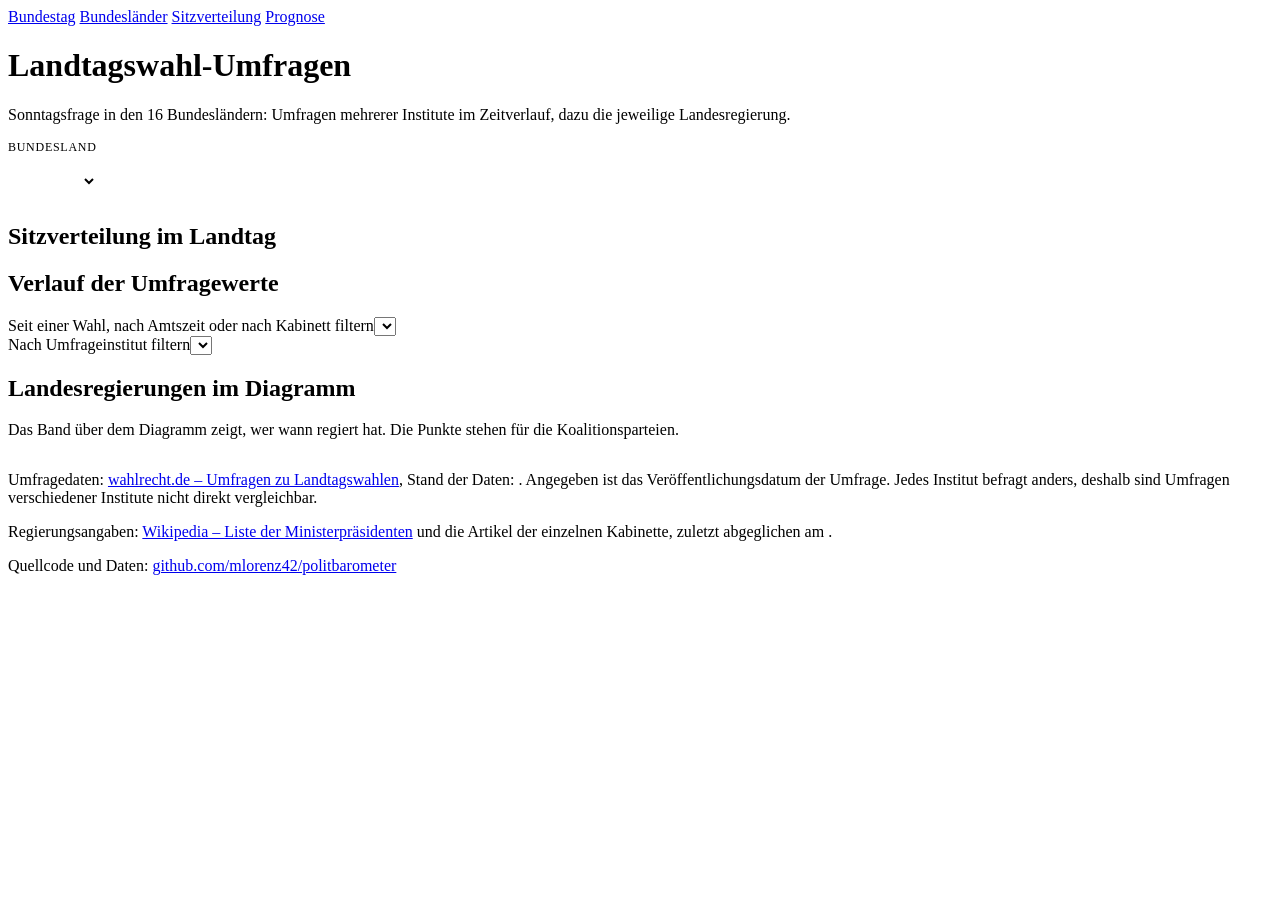
<file: src/laender.html>
<!doctype html>
<html lang="de">
<head>
<meta charset="utf-8">
<meta name="viewport" content="width=device-width, initial-scale=1">
<meta name="description" content="Sonntagsfrage in den 16 Bundesländern: Umfragen mehrerer Institute im Zeitverlauf, dazu die jeweilige Landesregierung.">
<title>Landtagswahl-Umfragen</title>
<style>
/*COMMON_CSS*/
.picker { display: flex; flex-wrap: wrap; align-items: end; gap: 10px 16px; }
.picker label { display: grid; gap: 4px; font-size: 12px; color: var(--ink2); letter-spacing: 0.06em; text-transform: uppercase; }
.picker select { font: inherit; font-size: 17px; font-weight: 650; letter-spacing: 0; text-transform: none; color: var(--ink); background: var(--surface); border: 1px solid var(--ink); border-radius: 8px; padding: 8px 12px; min-height: 44px; min-width: min(100%, 300px); cursor: pointer; }
.picker .hint { font-size: 12.5px; color: var(--ink2); padding-bottom: 12px; }
.sel.inst select { max-width: 100%; }
.empty { display: grid; place-items: center; min-height: 240px; color: var(--ink2); text-align: center; padding: 24px; }
.tip li .t { color: var(--ink2); font-size: 11.5px; font-weight: 400; white-space: nowrap; }
.tip li.wide { grid-template-columns: 14px 44px minmax(0, 1fr) auto; }
</style>
</head>
<body>
<div class="wrap">
  <header>
    <nav class="nav" aria-label="Seiten">
      <a href="index.html">Bundestag</a>
      <a href="laender.html" aria-current="page">Bundesländer</a>
      <a href="sitzverteilung.html">Sitzverteilung</a>
      <a href="prognose.html">Prognose</a>
    </nav>
    <h1>Landtagswahl-Umfragen</h1>
    <p class="sub">Sonntagsfrage in den 16 Bundesländern: Umfragen mehrerer Institute im Zeitverlauf, dazu die jeweilige Landesregierung.</p>
  </header>

  <div class="picker">
    <label for="land">Bundesland<select id="land"></select></label>
    <p class="hint" id="landhint"></p>
  </div>

  <section class="gov" aria-labelledby="gov-h">
    <div>
      <p class="eyebrow" id="gov-eyebrow"></p>
      <h2 id="gov-h"></h2>
      <p class="coal" id="gov-coal"></p>
    </div>
    <dl class="facts" id="gov-facts"></dl>
  </section>

  <section class="card" aria-labelledby="seats-h">
    <div class="bar">
      <div>
        <h2 id="seats-h">Sitzverteilung im Landtag</h2>
        <p class="rangeinfo" id="seats-info"></p>
      </div>
    </div>
    <div class="seats-wrap">
      <div class="hemicycle" id="seats-chart" role="img" aria-label="Sitzverteilung als Halbkreisdiagramm, Parteien von links nach rechts im politischen Spektrum. Die Sitzzahlen stehen auch in der Liste rechts daneben."></div>
      <ul class="seats-legend" id="seats-legend"></ul>
    </div>
  </section>

  <section class="card" aria-labelledby="ch-h">
    <div class="bar">
      <div>
        <h2 id="ch-h">Verlauf der Umfragewerte</h2>
        <p class="rangeinfo" id="rangeinfo" aria-live="polite"></p>
      </div>
      <div class="ctrls">
        <div class="seg" id="ranges" role="group" aria-label="Zeitraum"></div>
        <label class="sel"><span class="sr">Seit einer Wahl, nach Amtszeit oder nach Kabinett filtern</span><select id="cabinet"></select></label>
        <div class="seg" id="kinds" role="group" aria-label="Art der Daten"></div>
        <label class="sel inst"><span class="sr">Nach Umfrageinstitut filtern</span><select id="inst"></select></label>
        <div class="seg" id="views" role="group" aria-label="Ansicht"></div>
      </div>
    </div>
    <div class="legend" id="legend" role="group" aria-label="Parteien ein- oder ausblenden"></div>
    <div id="chartview">
      <div class="chart" id="chart" tabindex="0" role="group" aria-label="Diagramm der Umfragewerte. Mit den Pfeiltasten eine Umfrage wählen. Alle Werte stehen auch in der Tabellenansicht."></div>
    </div>
    <div id="tableview" hidden></div>
    <p class="note" id="note"></p>
  </section>

  <section class="govs" aria-labelledby="gs-h">
    <h2 id="gs-h">Landesregierungen im Diagramm</h2>
    <p class="lead">Das Band über dem Diagramm zeigt, wer wann regiert hat. Die Punkte stehen für die Koalitionsparteien.</p>
    <div class="tablewrap"><table id="govtable"></table></div>
  </section>

  <footer>
    <p>Umfragedaten: <a href="https://www.wahlrecht.de/umfragen/landtage/" target="_blank" rel="noopener">wahlrecht.de – Umfragen zu Landtagswahlen</a>, Stand der Daten: <span id="f-data"></span>. Angegeben ist das Veröffentlichungsdatum der Umfrage. Jedes Institut befragt anders, deshalb sind Umfragen verschiedener Institute nicht direkt vergleichbar.</p>
    <p>Regierungsangaben: <a id="f-gov-link" href="https://de.wikipedia.org/" target="_blank" rel="noopener">Wikipedia – Liste der Ministerpräsidenten</a> und die Artikel der einzelnen Kabinette, zuletzt abgeglichen am <span id="f-gov"></span>.</p>
    <p>Quellcode und Daten: <a href="https://github.com/mlorenz42/politbarometer" target="_blank" rel="noopener">github.com/mlorenz42/politbarometer</a></p>
  </footer>
</div>

<script>
(function () {
  "use strict";
  /*COMMON_JS*/
  var LAENDER = /*LAENDER*/[];
  var GOV = /*GOV*/{};
  var SITZE = /*SITZE*/{};

  var DAY = 86400000, OPEN_END = "2100-01-01";
  // Dargestellte Parteien in der Reihenfolge der Spalten 6 bis 14 jeder Zeile; danach SSW, NPD, BIW, Sonstige
  var PK = ["cdu", "spd", "gru", "fdp", "lin", "afd", "bsw", "fw", "pir"];
  var LABEL = { cdu: "CDU", spd: "SPD", gru: "GRÜNE", fdp: "FDP", lin: "LINKE", afd: "AfD", bsw: "BSW", fw: "FW", pir: "PIRATEN", ssw: "SSW" };
  var TREND_DAYS = 45, GAP_DAYS = 150;
  var state = { land: null, range: "all", kind: "all", inst: "", view: "chart", on: {}, active: null, strip: null };
  function kindsList() { return [{ id: "all", label: "Alle" }, { id: "poll", label: "Nur Umfragen" }, { id: "election", label: "Nur " + S.wahl + "ergebnisse" }]; }
  var S = null, view = null, trendCache = {};

  function partyName(k) {
    if (k === "cdu") return S.union;
    return LABEL[k] || (GOV.parteien && GOV.parteien[k]) || (S.seats && S.seats.parteien && S.seats.parteien[k]) || k;
  }
  function coalText(co) { return co.map(partyName).join(" + "); }

  // ---------- Daten je Land aufbereiten ----------
  function prepare(L) {
    var g = GOV.laender[L.slug] || { kabinette: [], aktuell: {}, wahl: "Landtagswahl" };
    var rows = L.rows.map(function (r) {
      return { t: ts(r[0]), el: r[1] === 1, inst: r[2] >= 0 ? L.insts[r[2]] : "", client: r[3] || "", n: r[4], per: r[5], v: r.slice(6, 15), x: r.slice(15, 19) };
    });
    rows.sort(function (a, b) { return a.t - b.t || (a.el ? -1 : 0) - (b.el ? -1 : 0); });
    var G = g.kabinette.map(function (c) {
      var o = { name: c.name, cab: c.cab, title: c.title, who: c.who, wp: c.wp, from: c.from, to: c.to || OPEN_END,
        ph: c.ph.map(function (p) { return { from: p.from, to: p.to || OPEN_END, co: p.co, nm: p.nm }; }) };
      o.f = ts(o.from); o.e = ts(o.to);
      o.ph.forEach(function (p) { p.f = ts(p.from); p.e = ts(p.to); });
      return o;
    });
    var chancellors = [];
    G.forEach(function (c, i) {
      var last = chancellors[chancellors.length - 1];
      if (last && last.who === c.who) last.to = i; else chancellors.push({ who: c.who, title: c.title, wp: c.wp, from: i, to: i });
    });
    var polls = rows.filter(function (r) { return !r.el; });
    var instCount = {};
    polls.forEach(function (p) { if (p.inst) instCount[p.inst] = (instCount[p.inst] || 0) + 1; });
    return {
      slug: L.slug, name: L.name, wahl: L.wahl || g.wahl, union: L.union, next: L.next, keys: L.parties,
      rows: rows, polls: polls, elections: rows.filter(function (r) { return r.el; }).map(function (r) { return r.t; }),
      first: rows[0].t, last: polls.length ? polls[polls.length - 1].t : rows[rows.length - 1].t,
      insts: Object.keys(instCount).sort(function (a, b) { return instCount[b] - instCount[a] || (a < b ? -1 : 1); }).map(function (k) { return { name: k, n: instCount[k] }; }),
      G: G, chancellors: chancellors, gov: g, seats: SITZE.laender && SITZE.laender[L.slug]
    };
  }
  var PREPARED = {};
  function stateOf(slug) { return PREPARED[slug] || (PREPARED[slug] = prepare(LAENDER.filter(function (l) { return l.slug === slug; })[0])); }

  var isOpen = function (g) { return g.e > S.last + 365 * DAY; };
  var yearOf = function (t) { return new Date(t).getUTCFullYear(); };
  var span = function (a, b, open) { return yearOf(a) + "–" + (open ? "heute" : yearOf(b)); };
  function govAt(t) { for (var i = S.G.length - 1; i >= 0; i--) if (t >= S.G[i].f) return S.G[i]; return S.G[0]; }
  function phaseAt(g, t) { for (var i = g.ph.length - 1; i >= 0; i--) if (t >= g.ph[i].f) return g.ph[i]; return g.ph[0]; }

  // ---------- Zeitraum ----------
  var RANGES = [{ id: "all", label: "Alles" }, { id: "last", label: "Seit letzter Wahl" }];
  function rangeDef() {
    var m = /^(cab|kz|wahl):(\d+)$/.exec(state.range), first = S.first, last = S.last, i, g;
    if (m && m[1] === "wahl" && S.elections[+m[2]] != null) {
      var w = S.elections[+m[2]];
      return { tmin: w, tmax: last, info: "Seit der " + S.wahl + " " + yearOf(w) + " · " + fmt(w) + " – " + fmt(last) };
    }
    if (m && m[1] === "cab" && S.G[+m[2]]) {
      g = S.G[+m[2]];
      return { tmin: Math.max(g.f, first), tmax: Math.min(g.e, last),
        info: g.cab + " · " + g.title + " " + g.who + " (" + partyName(g.wp) + ") · " + g.ph.map(function (p) { return coalText(p.co); }).join(" → ") + " · " + fmt(g.f) + " – " + (isOpen(g) ? "heute" : fmt(g.e)) };
    }
    if (m && m[1] === "kz" && S.chancellors[+m[2]]) {
      var c = S.chancellors[+m[2]], a = S.G[c.from], b = S.G[c.to];
      return { tmin: Math.max(a.f, first), tmax: Math.min(b.e, last),
        info: c.title + " " + c.who + " (" + partyName(c.wp) + ") · Kabinette " + a.name + " bis " + b.name + " · " + fmt(a.f) + " – " + (isOpen(b) ? "heute" : fmt(b.e)) };
    }
    if (state.range === "last" && S.elections.length) {
      var e = S.elections[S.elections.length - 1];
      return { tmin: e, tmax: last, info: "Seit der letzten " + S.wahl + " · " + fmt(e) + " – " + fmt(last) };
    }
    return { tmin: first, tmax: last, info: fmt(first) + " – " + fmt(last) };
  }
  function rangeRows() {
    var rd = rangeDef();
    var rows = S.rows.filter(function (d) { return d.t >= rd.tmin && d.t <= rd.tmax && (d.el || !state.inst || d.inst === state.inst); });
    if (state.kind === "poll") return rows.filter(function (d) { return !d.el; });
    if (state.kind === "election") return rows.filter(function (d) { return d.el; });
    return rows;
  }

  function buildSelects() {
    var s = $("cabinet"); s.textContent = "";
    h("option", "", s, "Wahl, Amtszeit oder Kabinett …").value = "";
    var i;
    if (S.elections.length) {
      var since = h("optgroup", "", s); since.label = "Seit einer " + S.wahl;
      for (i = S.elections.length - 1; i >= 0; i--) h("option", "", since, "Seit der " + S.wahl + " " + yearOf(S.elections[i]) + " (" + fmt(S.elections[i]) + ")").value = "wahl:" + i;
    }
    var multi = h("optgroup", "", s); multi.label = "Amtszeit eines Regierungschefs (mehrere Kabinette)";
    for (i = S.chancellors.length - 1; i >= 0; i--) {
      var c = S.chancellors[i];
      if (c.to > c.from) h("option", "", multi, c.who + " (" + span(S.G[c.from].f, S.G[c.to].e, isOpen(S.G[c.to])) + ")").value = "kz:" + i;
    }
    if (!multi.children.length) multi.remove();
    var single = h("optgroup", "", s); single.label = "Einzelnes Kabinett";
    for (i = S.G.length - 1; i >= 0; i--) h("option", "", single, S.G[i].cab + " · " + S.G[i].who + " (" + span(S.G[i].f, S.G[i].e, isOpen(S.G[i])) + ")").value = "cab:" + i;
    var t = $("inst"); t.textContent = "";
    h("option", "", t, "Alle Institute").value = "";
    S.insts.forEach(function (x) { h("option", "", t, x.name + " (" + x.n + ")").value = x.name; });
  }

  function hashOf() {
    var parts = ["land=" + S.slug], m = /^(cab|kz|wahl):(\d+)$/.exec(state.range);
    if (m && m[1] === "cab") parts.push("kabinett=" + encodeURIComponent(S.G[+m[2]].name));
    else if (m && m[1] === "kz") parts.push("amtszeit=" + encodeURIComponent(S.chancellors[+m[2]].who));
    else if (m && m[1] === "wahl") parts.push("wahl=" + yearOf(S.elections[+m[2]]));
    else if (state.range !== "all") parts.push("zeitraum=" + state.range);
    if (state.inst) parts.push("institut=" + encodeURIComponent(state.inst));
    if (state.kind !== "all") parts.push("art=" + (state.kind === "poll" ? "umfragen" : "wahlergebnisse"));
    return "#" + parts.join("&");
  }
  function applyHash() {
    var q = {};
    location.hash.replace(/^#/, "").split("&").forEach(function (kv) { var a = kv.split("="); if (a[0]) q[a[0]] = decodeURIComponent(a.slice(1).join("=")); });
    var slug = LAENDER.some(function (l) { return l.slug === q.land; }) ? q.land : defaultLand();
    return { slug: slug, q: q };
  }
  function rangeFromQuery(q) {
    var i;
    if (q.kabinett) for (i = 0; i < S.G.length; i++) if (S.G[i].name === q.kabinett) return "cab:" + i;
    if (q.amtszeit) for (i = 0; i < S.chancellors.length; i++) if (S.chancellors[i].who === q.amtszeit && S.chancellors[i].to > S.chancellors[i].from) return "kz:" + i;
    if (q.wahl) for (i = 0; i < S.elections.length; i++) if (String(yearOf(S.elections[i])) === q.wahl) return "wahl:" + i;
    return q.zeitraum === "last" ? "last" : "all";
  }
  function kindFromQuery(q) {
    return q && q.art === "umfragen" ? "poll" : q && q.art === "wahlergebnisse" ? "election" : "all";
  }
  function defaultLand() { // das Land mit der jüngsten Umfrage
    var best = LAENDER[0], bt = "";
    LAENDER.forEach(function (l) { var d = l.rows[0][0]; l.rows.forEach(function (r) { if (r[0] > d) d = r[0]; }); if (d > bt) { bt = d; best = l; } });
    return best.slug;
  }

  function seg(container, items, key) {
    container.textContent = "";
    items.forEach(function (it) {
      var b = h("button", "", container, it.label);
      b.type = "button";
      b.setAttribute("aria-pressed", state[key] === it.id ? "true" : "false");
      b.addEventListener("click", function () {
        if (key === "range") { setRange(it.id); return; }
        if (key === "kind") { setKind(it.id); return; }
        state[key] = it.id; state.active = null; state.strip = null;
        seg(container, items, key); update();
      });
    });
  }
  function setRange(id) {
    state.range = id; state.active = null; state.strip = null;
    syncControls(); writeHash(); update();
  }
  function setKind(id) {
    state.kind = id; state.active = null; state.strip = null;
    syncControls(); writeHash(); update();
  }
  function syncControls() {
    seg($("ranges"), RANGES, "range");
    seg($("kinds"), kindsList(), "kind");
    var s = $("cabinet"); s.value = /^(cab|kz|wahl):/.test(state.range) ? state.range : ""; s.className = s.value ? "on" : "";
    var t = $("inst"); t.value = state.inst; t.className = state.inst ? "on" : "";
    t.disabled = state.kind === "election"; // Wahlergebnisse haben kein Institut, der Filter wäre wirkungslos
  }
  function writeHash() { try { history.replaceState(null, "", location.pathname + location.search + hashOf()); } catch (e) { /* z. B. file:// */ } }

  // ---------- Trend: gewichteter gleitender Mittelwert je Wahlperiode ----------
  function trendFor() {
    var key = S.slug + "|" + state.inst;
    if (trendCache[key]) return trendCache[key];
    var polls = S.polls.filter(function (p) { return !state.inst || p.inst === state.inst; });
    var segOf = function (t) { for (var i = 0; i < S.elections.length; i++) if (t <= S.elections[i]) return i; return S.elections.length; };
    var out = {};
    PK.forEach(function (k, i) {
      var bySeg = {}, pts = [];
      polls.forEach(function (p) { if (p.v[i] != null) (bySeg[segOf(p.t)] = bySeg[segOf(p.t)] || []).push(p); });
      Object.keys(bySeg).map(Number).sort(function (a, b) { return a - b; }).forEach(function (sg) {
        var arr = bySeg[sg], prev = null;
        arr.forEach(function (p) {
          if (prev === p.t) return;
          var num = 0, den = 0, n = 0;
          arr.forEach(function (q) {
            var dd = Math.abs(q.t - p.t) / DAY;
            if (dd <= TREND_DAYS) { var w = 1 - dd / (TREND_DAYS + 1); num += w * q.v[i]; den += w; n++; }
          });
          pts.push({ t: p.t, v: num / den, n: n, brk: prev === null || p.t - prev > GAP_DAYS * DAY });
          prev = p.t;
        });
      });
      out[k] = pts;
    });
    trendCache[key] = out;
    return out;
  }

  // ---------- Stand und Veränderung je Partei ----------
  function windowAvg(polls, i, fromEnd, refLast) {
    var vals = polls.filter(function (p) { return p.v[i] != null; });
    if (!vals.length) return null;
    var ref = fromEnd ? vals[vals.length - 1].t : vals[0].t;
    if (fromEnd && ref < refLast - 200 * DAY) return null; // Partei wird seit langem nicht mehr ausgewiesen
    var w = vals.filter(function (p) { return fromEnd ? p.t >= ref - 60 * DAY : p.t <= ref + 60 * DAY; });
    if (w.length < 2) w = fromEnd ? vals.slice(-3) : vals.slice(0, 3);
    var sum = 0; w.forEach(function (p) { sum += p.v[i]; });
    return { v: Math.round(sum / w.length * 10) / 10, n: w.length, t0: w[0].t, t1: w[w.length - 1].t };
  }
  var numDe = function (x) { return String(x).replace(".", ","); };
  var range3 = function (a) { return fmt(a.t0) + (a.t1 !== a.t0 ? " – " + fmt(a.t1) : ""); };
  // Nächstes Wahlergebnis mit Wert für Partei i, mit etwas Toleranz für Parteien, die noch nicht antraten (z. B. AfD vor 2013)
  function pickRow(rows, i, fromEnd) {
    var n = rows.length;
    for (var k = 0; k < Math.min(3, n); k++) {
      var r = rows[fromEnd ? n - 1 - k : k];
      if (r.v[i] != null) return r;
    }
    return null;
  }

  var legendLabel = null, legendRefs = {};
  function buildLegend() {
    var lg = $("legend"); lg.textContent = ""; legendRefs = {};
    legendLabel = h("span", "lbl", lg);
    S.keys.forEach(function (k) {
      var i = PK.indexOf(k), b = h("button", "chip p-" + k, lg);
      b.type = "button";
      b.setAttribute("aria-pressed", state.on[k] ? "true" : "false");
      h("i", "key", b); h("span", "", b, partyName(k));
      legendRefs[k] = { b: b, v: h("b", "", b), d: h("span", "d", b) };
      b.addEventListener("click", function () {
        var count = S.keys.filter(function (q) { return state.on[q]; }).length;
        if (state.on[k] && count === 1) return;
        state.on[k] = !state.on[k];
        b.setAttribute("aria-pressed", state.on[k] ? "true" : "false");
        update();
      });
    });
    var r = h("span", "ring", lg); h("i", "", r); h("span", "", r, S.wahl + "ergebnis");
    var hu = h("span", "ring", lg); h("i", "hu", hu); h("span", "", hu, "5-%-Hürde");
  }
  function updateLegend(rows) {
    if (state.kind === "election") {
      if (!rows.length) {
        legendLabel.textContent = "Keine " + S.wahl + "en im gewählten Zeitraum";
        S.keys.forEach(function (k) { legendRefs[k].b.hidden = false; legendRefs[k].v.textContent = "–"; legendRefs[k].d.textContent = ""; legendRefs[k].b.title = partyName(k) + " ein- oder ausblenden"; });
        return;
      }
      var lastR = rows[rows.length - 1], firstR = rows[0];
      legendLabel.textContent = "Letztes Ergebnis " + fmt(lastR.t) + " · Veränderung seit " + fmt(firstR.t) + " in Prozentpunkten";
      S.keys.forEach(function (k) {
        var i = PK.indexOf(k), ref = legendRefs[k], b = pickRow(rows, i, true), a = pickRow(rows, i, false);
        ref.b.hidden = !b;
        ref.v.textContent = b ? pct(b.v[i]) : "–";
        ref.d.textContent = "";
        var title;
        if (!b) title = partyName(k) + ": beim letzten Ergebnis nicht ausgewiesen.";
        else if (!a || a.t >= b.t) {
          h("span", "", ref.d, "–"); h("span", "sr", ref.d, " kein Vergleichswert");
          title = partyName(k) + ": " + pct(b.v[i]) + " am " + fmt(b.t) + ". Kein Vergleichswert, die Partei wurde beim ersten Ergebnis im Zeitraum nicht ausgewiesen.";
        } else {
          var d = Math.round((b.v[i] - a.v[i]) * 10) / 10;
          var text = d > 0 ? "+" + numDe(d) : d < 0 ? "−" + numDe(-d) : "±0";
          h("span", "g", ref.d, d > 0 ? "▲" : d < 0 ? "▼" : "▪").setAttribute("aria-hidden", "true");
          ref.d.appendChild(document.createTextNode(text));
          h("span", "sr", ref.d, " Prozentpunkte");
          title = partyName(k) + ": " + pct(b.v[i]) + " am " + fmt(b.t) + ", zuvor " + pct(a.v[i]) + " am " + fmt(a.t) + " (" + text + " Prozentpunkte).";
        }
        ref.b.title = title + " Klicken zum Ein- oder Ausblenden.";
      });
      return;
    }
    var polls = rows.filter(function (r) { return !r.el; });
    if (!polls.length) {
      legendLabel.textContent = "Keine Umfragen im gewählten Zeitraum";
      S.keys.forEach(function (k) { legendRefs[k].b.hidden = false; legendRefs[k].v.textContent = "–"; legendRefs[k].d.textContent = ""; legendRefs[k].b.title = partyName(k) + " ein- oder ausblenden"; });
      return;
    }
    var lastT = polls[polls.length - 1].t, first = rows[0], fromElection = first.el;
    legendLabel.textContent = "Ø der letzten Umfragen bis " + fmt(lastT) + " · Veränderung seit " +
      (fromElection ? "dem Ergebnis der " + S.wahl + " vom " + fmt(first.t) : "Ø der ersten Umfragen ab " + fmt(polls[0].t)) + ", in Prozentpunkten" +
      (state.inst ? " · nur " + state.inst : "");
    S.keys.forEach(function (k) {
      var i = PK.indexOf(k), ref = legendRefs[k], b = windowAvg(polls, i, true, lastT), a;
      ref.b.hidden = !polls.some(function (p) { return p.v[i] != null; }); // Partei im Zeitraum nie ausgewiesen: keine Schaltfläche
      var startLabel;
      if (fromElection && first.v[i] != null) { a = { v: first.v[i], n: 1, t0: first.t, t1: first.t }; startLabel = S.wahl + "ergebnis " + fmt(first.t); }
      else { a = windowAvg(polls, i, false, lastT); startLabel = a ? "Ø aus " + a.n + " Umfrage" + (a.n > 1 ? "n" : "") + " (" + range3(a) + ")" : ""; }
      ref.v.textContent = b ? pct(b.v) : "–";
      ref.d.textContent = "";
      var title;
      if (!b) title = partyName(k) + ": am Ende des Zeitraums nicht ausgewiesen.";
      else if (!a || a.t1 >= b.t0) {
        h("span", "", ref.d, "–"); h("span", "sr", ref.d, " kein Vergleichswert");
        title = partyName(k) + ": Ø " + pct(b.v) + " aus " + b.n + " Umfrage" + (b.n > 1 ? "n" : "") + " (" + range3(b) + "). Kein Vergleichswert, die Partei wurde zu Beginn des Zeitraums nicht ausgewiesen.";
      } else {
        var d = Math.round((b.v - a.v) * 10) / 10;
        var text = d > 0 ? "+" + numDe(d) : d < 0 ? "−" + numDe(-d) : "±0";
        h("span", "g", ref.d, d > 0 ? "▲" : d < 0 ? "▼" : "▪").setAttribute("aria-hidden", "true");
        ref.d.appendChild(document.createTextNode(text));
        h("span", "sr", ref.d, " Prozentpunkte");
        title = partyName(k) + ": Ø " + pct(b.v) + " aus " + b.n + " Umfrage" + (b.n > 1 ? "n" : "") + " (" + range3(b) + "), zuvor " + pct(a.v) + " (" + startLabel + "): " + text + " Prozentpunkte.";
      }
      ref.b.title = title + " Klicken zum Ein- oder Ausblenden.";
    });
  }

  // ---------- Diagramm ----------
  function drawChart(rows) {
    var box = $("chart");
    var W = Math.max(280, Math.round(box.clientWidth || 900)), narrow = W < 560, H = narrow ? 350 : 450;
    var m = { t: 54, r: narrow ? 12 : 84, b: 30, l: narrow ? 36 : 44 };
    var x0 = m.l, x1 = W - m.r, y0 = m.t, y1 = H - m.b;
    var rd = rangeDef(), tmin = rd.tmin, tmax = Math.max(rd.tmax, rd.tmin + 30 * DAY);
    var electionOnly = state.kind === "election";
    var polls = rows.filter(function (r) { return !r.el; });
    var basis = electionOnly ? rows : polls; // welche Werte über "keys" (Legende/Tooltip) und die Leer-Prüfung entscheiden
    var vmax = 0;
    rows.forEach(function (d) { S.keys.forEach(function (k) { var v = d.v[PK.indexOf(k)]; if (v != null && v > vmax) vmax = v; }); });
    var ymax = Math.max(30, Math.ceil(vmax / 10) * 10);
    var X = function (t) { return x0 + (t - tmin) / (tmax - tmin) * (x1 - x0); };
    var Y = function (v) { return y1 - v / ymax * (y1 - y0); };
    var keys = S.keys.filter(function (k) { return basis.some(function (p) { return p.v[PK.indexOf(k)] != null; }); });
    view = { rows: rows, X: X, Y: Y, x0: x0, x1: x1, y0: y0, y1: y1, W: W, H: H, tmin: tmin, tmax: tmax, keys: keys };
    var old = box.querySelector("svg"); if (old) old.remove();
    var svg = el("svg", { viewBox: "0 0 " + W + " " + H, width: W, height: H, "aria-hidden": "true" });
    box.insertBefore(svg, box.firstChild);

    for (var v = 0; v <= ymax; v += 10) {
      el("line", { x1: x0, x2: x1, y1: Y(v), y2: Y(v), style: "stroke:var(" + (v === 0 ? "--axis" : "--grid") + ");stroke-width:1" }, svg);
      el("text", { x: x0 - 8, y: Y(v) + 4, "text-anchor": "end", style: "fill:var(--ink2);font-size:11.5px;font-variant-numeric:tabular-nums" }, svg, v + (narrow ? "" : " %"));
    }
    if (narrow) el("text", { x: x0 - 8, y: y0 - 8, "text-anchor": "end", style: "fill:var(--ink2);font-size:11px" }, svg, "%");
    tickList(tmin, tmax, x0, x1).forEach(function (k) {
      var x = X(k.t);
      el("line", { x1: x, x2: x, y1: y1, y2: y1 + 5, style: "stroke:var(--axis);stroke-width:1" }, svg);
      el("text", { x: x, y: y1 + 20, "text-anchor": "middle", style: "fill:var(--ink2);font-size:11.5px;" + (k.major ? "font-weight:600" : "") }, svg, k.label);
    });
    el("line", { x1: x0, x2: x1, y1: Y(5), y2: Y(5), style: "stroke:var(--ink2);stroke-width:1;opacity:.5" }, svg);

    // Wahltage: dünne senkrechte Linie mit Jahreszahl
    var lastLabelX = -99;
    S.elections.forEach(function (t) {
      if (t < tmin || t > tmax) return;
      var x = X(t);
      el("line", { x1: x, x2: x, y1: y0, y2: y1, style: "stroke:var(--grid);stroke-width:1" }, svg);
      if (x - lastLabelX > 34) { el("text", { x: x, y: y0 - 4, "text-anchor": "middle", style: "fill:var(--ink2);font-size:10.5px" }, svg, String(yearOf(t))); lastLabelX = x; }
    });

    // Regierungsband
    el("text", { x: x0, y: 12, style: "fill:var(--ink2);font-size:11px;letter-spacing:.05em;text-transform:uppercase" }, svg, "Landesregierung");
    var sTop = 18, sH = 24;
    S.G.forEach(function (g, gi) {
      g.ph.forEach(function (p, pi) {
        var a = Math.max(p.f, tmin), b = Math.min(p.e, tmax);
        if (b <= a) return;
        var xa = X(a) + (a > tmin ? 1 : 0), xb = X(b) - (b < tmax ? 1 : 0), w = xb - xa;
        el("rect", { x: xa, y: sTop, width: Math.max(0, w), height: sH, rx: 3, style: "fill:var(--band-" + (gi % 2 ? "b" : "a") + ")" }, svg);
        var showName = pi === 0, txtW = g.name.length * 6.3, dotsW = p.co.length * 11 + 6;
        var full = showName && w >= dotsW + txtW + 10, lite = showName && !full && w >= txtW + 8;
        if (full || (!showName && w >= dotsW + 2)) {
          var cx = xa + 8;
          p.co.forEach(function (k) { el("circle", { cx: cx + 4, cy: sTop + sH / 2, r: 4, style: "fill:var(--s-" + (PK.indexOf(k) >= 0 ? k : "ink2") + ")" }, svg); cx += 11; });
          if (full) el("text", { x: cx + 3, y: sTop + sH / 2 + 4, style: "fill:var(--ink);font-size:11.5px;font-weight:600" }, svg, g.name);
        } else if (lite) {
          el("text", { x: xa + w / 2, y: sTop + sH / 2 + 4, "text-anchor": "middle", style: "fill:var(--ink);font-size:11.5px;font-weight:600" }, svg, g.name);
        }
      });
    });

    if (!basis.length) {
      el("text", { x: (x0 + x1) / 2, y: (y0 + y1) / 2, "text-anchor": "middle", style: "fill:var(--ink2);font-size:14px" }, svg,
        electionOnly ? "Keine " + S.wahl + "en im gewählten Zeitraum" : "Keine Umfragen im gewählten Zeitraum");
      view.overlay = null; view.svg = svg; showTip(); return;
    }

    // Ohne Umfragen (nur Wahlergebnisse): die Ergebnisse direkt verbinden, kein Trend nötig.
    // Sonst: einzelne Umfragen als Punkte (dezent), Trend als Linie.
    var trend = electionOnly ? {} : trendFor(), ends = [];
    S.keys.forEach(function (k) {
      if (!state.on[k]) return;
      var i = PK.indexOf(k), col = "var(--s-" + k + ")", lastT = null, lastV = null;
      if (electionOnly) {
        var pts = [];
        rows.forEach(function (d) { if (d.v[i] != null) { pts.push(X(d.t).toFixed(1) + " " + Y(d.v[i]).toFixed(1)); lastT = d.t; lastV = d.v[i]; } });
        if (pts.length > 1) el("path", { d: "M" + pts.join("L"), fill: "none", style: "stroke:" + col + ";stroke-width:2;stroke-linejoin:round;stroke-linecap:round" }, svg);
        else if (pts.length === 1) { var q0 = pts[0].split(" "); el("circle", { cx: q0[0], cy: q0[1], r: 2.5, style: "fill:" + col }, svg); }
      } else {
        var dots = el("g", { style: "fill:" + col + ";opacity:.32" }, svg);
        polls.forEach(function (p) { if (p.v[i] != null) el("circle", { cx: X(p.t).toFixed(1), cy: Y(p.v[i]).toFixed(1), r: 2.6 }, dots); });
        var seg = [];
        var flush = function () {
          if (seg.length > 1) el("path", { d: "M" + seg.join("L"), fill: "none", style: "stroke:" + col + ";stroke-width:2;stroke-linejoin:round;stroke-linecap:round" }, svg);
          else if (seg.length === 1) { var q = seg[0].split(" "); el("circle", { cx: q[0], cy: q[1], r: 2.5, style: "fill:" + col }, svg); }
          seg = [];
        };
        (trend[k] || []).forEach(function (pt) {
          if (pt.t < tmin || pt.t > tmax) return;
          if (pt.brk) flush();
          seg.push(X(pt.t).toFixed(1) + " " + Y(pt.v).toFixed(1)); lastT = pt.t; lastV = pt.v;
        });
        flush();
      }
      rows.forEach(function (d) { if (d.el && d.v[i] != null) el("circle", { cx: X(d.t), cy: Y(d.v[i]), r: 4.5, style: "fill:" + col + ";stroke:var(--surface);stroke-width:2" }, svg); });
      if (lastT != null) {
        el("circle", { cx: X(lastT), cy: Y(lastV), r: 4, style: "fill:" + col + ";stroke:var(--surface);stroke-width:2" }, svg);
        if (tmax - lastT < 120 * DAY) ends.push({ y: Y(lastV), n: partyName(k) });
      }
    });
    if (!narrow) {
      ends.sort(function (a, b) { return a.y - b.y; });
      var prev = -99;
      ends.forEach(function (e) {
        if (e.y - prev < 14) return;
        prev = e.y;
        el("text", { x: x1 + 10, y: e.y + 4, style: "fill:var(--ink2);font-size:12px;font-weight:600" }, svg, e.n);
      });
    }

    view.cross = el("g", { style: "display:none" }, svg);
    view.overlay = el("rect", { x: x0, y: 0, width: x1 - x0, height: y1, fill: "transparent", style: "cursor:crosshair" }, svg);
    view.svg = svg;
    view.overlay.addEventListener("pointermove", onPointer);
    view.overlay.addEventListener("pointerdown", onPointer);
    view.overlay.addEventListener("pointerleave", function (e) { if (e.pointerType === "mouse") { state.active = null; state.strip = null; showTip(); } });
    view.overlay.addEventListener("click", function (e) {
      if (e.pointerType && e.pointerType !== "mouse") return;
      var pt = pointerPos(e);
      if (pt.py < view.y0 - 4) setRange("cab:" + S.G.indexOf(govAt(Math.min(Math.max(pt.t, view.tmin), view.tmax))));
    });
    showTip();

    addExportButton(box, "umfragewerte-" + S.slug + "-" + new Date().toISOString().slice(0, 10) + ".png",
      S.name + " – Umfrageverlauf", chartLegendItems($("legend")));
  }

  function pointerPos(e) {
    var box = view.svg.getBoundingClientRect();
    var px = (e.clientX - box.left) * (view.W / box.width), py = (e.clientY - box.top) * (view.H / box.height);
    return { px: px, py: py, t: view.tmin + (px - view.x0) / (view.x1 - view.x0) * (view.tmax - view.tmin) };
  }
  // Nächster Eintrag: vor allem in der Zeit, bei mehreren Umfragen am selben Tag nach Abstand zum Zeiger
  function nearestItem(px, py) {
    var best = -1, cost = 1e9;
    view.rows.forEach(function (d, idx) {
      var dx = Math.abs(view.X(d.t) - px), dy = 1e9;
      S.keys.forEach(function (k) { if (state.on[k]) { var v = d.v[PK.indexOf(k)]; if (v != null) dy = Math.min(dy, Math.abs(view.Y(v) - py)); } });
      var c = dx + Math.min(dy, 120) * 0.25;
      if (c < cost) { cost = c; best = idx; }
    });
    return best;
  }
  function onPointer(e) {
    var pt = pointerPos(e);
    view.overlay.style.cursor = pt.py < view.y0 - 4 ? "pointer" : "crosshair";
    if (pt.py < view.y0 - 4) { state.strip = govAt(Math.min(Math.max(pt.t, view.tmin), view.tmax)); state.active = null; }
    else { state.strip = null; state.active = nearestItem(pt.px, pt.py); }
    showTip(pt.px);
  }

  function showTip(pxHint) {
    var tip = $("chart").querySelector(".tip");
    if (!tip) { tip = h("div", "tip", $("chart")); tip.setAttribute("role", "status"); }
    if (!view || !view.cross) { tip.hidden = true; return; }
    var cross = view.cross; while (cross.firstChild) cross.removeChild(cross.firstChild);
    if (state.strip) {
      cross.style.display = "none";
      tip.textContent = ""; tip.hidden = false;
      var g = state.strip;
      h("div", "th", tip, g.cab);
      h("div", "ts", tip, fmt(g.f) + " – " + (isOpen(g) ? "heute" : fmt(g.e)));
      var ul = h("ul", "", tip);
      var li = h("li", "", ul); li.style.gridTemplateColumns = "minmax(0,1fr)";
      var l1 = h("span", "n", li, g.title + ": "); h("strong", "", l1, g.who).style.color = "var(--ink)";
      l1.appendChild(document.createTextNode(" (" + partyName(g.wp) + ")"));
      g.ph.forEach(function (p) {
        var l = h("li", "", ul); l.style.gridTemplateColumns = "minmax(0,1fr)";
        h("span", "n", l, "Koalition: " + coalText(p.co) + (p.nm ? " (" + p.nm + ", ab " + fmt(p.f) + ")" : ""));
      });
      if (window.matchMedia && window.matchMedia("(hover: hover)").matches) h("div", "tg", tip, "Klicken: nur dieses Kabinett anzeigen");
      place(tip, pxHint != null ? pxHint : view.x0);
      return;
    }
    if (state.active == null || !view.rows[state.active]) { tip.hidden = true; cross.style.display = "none"; return; }
    var d = view.rows[state.active], x = view.X(d.t), trend = trendFor();
    cross.style.display = "";
    el("line", { x1: x, x2: x, y1: view.y0, y2: view.y1, style: "stroke:var(--ink2);stroke-width:1;opacity:.55" }, cross);
    var items = [];
    view.keys.forEach(function (k) {
      if (!state.on[k]) return;
      var i = PK.indexOf(k), val = d.v[i];
      if (val != null) el("circle", { cx: x, cy: view.Y(val), r: 4.5, style: "fill:var(--s-" + k + ");stroke:var(--surface);stroke-width:2" }, cross);
      var tr = null;
      if (!d.el && val != null) (trend[k] || []).some(function (pt) { if (pt.t === d.t) { tr = pt; return true; } return false; });
      items.push({ k: k, v: val, tr: tr });
    });
    items.sort(function (a, b) { return (b.v == null ? -1 : b.v) - (a.v == null ? -1 : a.v); });
    tip.textContent = ""; tip.hidden = false;
    h("div", "th", tip, fmt(d.t));
    if (d.el) h("div", "ts", tip, S.wahl + " – Ergebnis");
    else {
      h("div", "ts", tip, (d.inst || "Institut unbekannt") + (d.client ? " · " + d.client : ""));
      var meta = [d.n ? "Befragte " + fnum(d.n) : "", d.per ? "Feldzeit " + d.per : ""].filter(Boolean).join(" · ");
      if (meta) h("div", "ts", tip, meta);
    }
    var ul2 = h("ul", "", tip), showTrend = items.some(function (it) { return it.tr; });
    items.forEach(function (it) {
      var li2 = h("li", "p-" + it.k + (showTrend ? " wide" : ""), ul2);
      h("i", "k", li2); h("span", "v", li2, pct(it.v)); h("span", "n", li2, partyName(it.k));
      if (showTrend) h("span", "t", li2, it.tr ? "Trend " + numDe(Math.round(it.tr.v * 10) / 10) : "");
    });
    var g2 = govAt(d.t), ph2 = phaseAt(g2, d.t);
    var tg = h("div", "tg", tip);
    tg.appendChild(document.createTextNode("Regierung: "));
    h("strong", "", tg, g2.cab);
    tg.appendChild(document.createTextNode(" · " + coalText(ph2.co)));
    place(tip, x);
  }
  function place(tip, x) {
    var w = tip.offsetWidth, hgt = tip.offsetHeight, W = view.W;
    var left = x + 16; if (left + w > W) left = x - 16 - w;
    if (left < 0) left = Math.max(0, Math.min(W - w, x - w / 2));
    var top = view.y0 + 6;
    if (top + hgt > view.H) top = Math.max(0, view.H - hgt);
    tip.style.transform = "translate(" + Math.round(left) + "px," + Math.round(top) + "px)";
  }
  $("chart").addEventListener("keydown", function (e) {
    if (!view || !view.rows.length) return;
    var n = view.rows.length, a = state.active == null ? n - 1 : state.active, hit = true;
    if (e.key === "ArrowLeft") a -= 1; else if (e.key === "ArrowRight") a += 1;
    else if (e.key === "PageUp") a -= 10; else if (e.key === "PageDown") a += 10;
    else if (e.key === "Home") a = 0; else if (e.key === "End") a = n - 1;
    else if (e.key === "Escape") { state.active = null; state.strip = null; showTip(); return; }
    else hit = false;
    if (!hit) return;
    e.preventDefault(); state.strip = null; state.active = Math.max(0, Math.min(n - 1, a)); showTip();
  });
  $("chart").addEventListener("blur", function () { state.active = null; showTip(); });

  // ---------- Tabellen ----------
  function drawTable(rows) {
    var box = $("tableview"); box.textContent = "";
    var wrap = h("div", "tablewrap", box), t = h("table", "", wrap);
    var head = h("tr", "", h("thead", "", t));
    h("th", "", head, "Datum"); h("th", "txt", head, "Institut"); h("th", "txt", head, "Auftraggeber"); h("th", "", head, "Befragte");
    S.keys.forEach(function (k) { var th = h("th", "p-" + k, head); h("i", "dot", th); th.appendChild(document.createTextNode(partyName(k))); });
    h("th", "", head, "Sonstige");
    var tb = h("tbody", "", t);
    rows.slice().reverse().forEach(function (d) {
      var tr = h("tr", d.el ? "elec" : "", tb);
      h("td", "", tr, fmt(d.t));
      h("td", "txt", tr, d.el ? S.wahl + " (Ergebnis)" : d.inst);
      h("td", "txt", tr, d.el ? "" : d.client);
      h("td", "num", tr, d.el ? "" : fnum(d.n));
      S.keys.forEach(function (k) { h("td", "num", tr, pct(d.v[PK.indexOf(k)])); });
      h("td", "num", tr, pct(d.x[3]));
    });
  }
  function drawGovTable() {
    var t = $("govtable"); t.textContent = "";
    var hr = h("tr", "", h("thead", "", t));
    ["Kabinett", "Koalition", "Regierungschef(in)", "Amtszeit"].forEach(function (x) { h("th", "", hr, x); });
    var tb = h("tbody", "", t);
    S.G.slice().reverse().forEach(function (g) {
      var now = isOpen(g), tr = h("tr", now ? "now" : "", tb);
      var c1 = h("td", "", tr, g.cab);
      if (now) h("span", "pill", c1, "aktuell");
      var c2 = h("td", "", tr);
      g.ph.forEach(function (p, i) {
        var line = h("div", "cell-co", c2);
        p.co.forEach(function (k) { var s = h("span", "p-" + k, line); h("i", "dot", s); s.appendChild(document.createTextNode(partyName(k))); });
        if (p.nm || g.ph.length > 1) h("span", "small", line, "(" + (p.nm || "") + (g.ph.length > 1 ? (p.nm ? ", " : "") + "ab " + fmt(p.f) : "") + ")");
        if (g.ph.length > 1 && i === 0) line.style.marginBottom = "2px";
      });
      var c3 = h("td", "", tr), s3 = h("span", "cell-co p-" + g.wp, c3), s3b = h("span", "", s3);
      h("i", "dot", s3b); s3b.appendChild(document.createTextNode(g.who + " (" + partyName(g.wp) + ")"));
      h("td", "", tr, fmt(g.f) + " – " + (now ? "heute" : fmt(g.e)));
    });
  }

  function drawGovHero() {
    var g = S.G[S.G.length - 1], ph = g.ph[g.ph.length - 1], A = S.gov.aktuell || {};
    $("gov-eyebrow").textContent = "Landesregierung heute · " + S.name + " · Stand " + LONGMON[new Date(ts(GOV.stand)).getUTCMonth()] + " " + new Date(ts(GOV.stand)).getUTCFullYear();
    $("gov-h").textContent = g.cab;
    var c = $("gov-coal"); c.textContent = "";
    h("span", "", c, A.koalitionsname || (ph.co.length > 1 ? "Koalition" : "Alleinregierung"));
    ph.co.forEach(function (k) { var s = h("span", "pp p-" + k, c); h("i", "dot", s); s.appendChild(document.createTextNode(partyName(k))); });
    if (ph.nm) h("span", "", c, "(" + ph.nm + ")");
    var f = $("gov-facts"); f.textContent = "";
    h("dt", "", f, g.title);
    var dd = h("dd", "", f), w = h("span", "who p-" + g.wp, dd);
    h("i", "dot", w); h("strong", "", w, g.who); h("span", "small", dd, partyName(g.wp));
    h("dt", "", f, "Im Amt seit");
    var dd2 = h("dd", "", f); h("strong", "", dd2, longDate(g.f));
    if (A.seit_zusatz) h("span", "small", dd2, A.seit_zusatz);
    var lastElection = S.elections[S.elections.length - 1];
    h("dt", "", f, "Nächste " + S.wahl);
    var dd3 = h("dd", "", f); h("strong", "", dd3, S.next || "noch nicht angesetzt");
    if (lastElection) h("span", "small", dd3, "zuletzt am " + longDate(lastElection));
    var lp = S.polls[S.polls.length - 1];
    if (lp) { h("dt", "", f, "Letzte Umfrage"); var dd4 = h("dd", "", f); h("strong", "", dd4, fmt(lp.t)); h("span", "small", dd4, lp.inst + (lp.client ? " · " + lp.client : "")); }
    $("landhint").textContent = S.polls.length + " Umfragen von " + S.insts.length + " Instituten, " + fmt(S.first) + " bis " + fmt(S.last);
    $("f-data").textContent = fmt(DATA_LAST);
    $("f-gov").textContent = fmt(ts(GOV.stand));
    var link = $("f-gov-link");
    if (/^https:\/\//.test(GOV.quelle || "")) link.href = GOV.quelle;
  }

  // "Landtagswahl"/"Bürgerschaftswahl" verlieren beim Abschneiden von "wahl" ein Fugen-s, das bei
  // "Abgeordnetenhauswahl" aber zum Wortstamm gehört ("Haus") – deshalb eine feste Zuordnung statt Raten.
  var CHAMBER = {
    "Landtagswahl": { noun: "Landtag", prep: "im " }, "Bürgerschaftswahl": { noun: "Bürgerschaft", prep: "in der " },
    "Abgeordnetenhauswahl": { noun: "Abgeordnetenhaus", prep: "im " }
  };
  function chamberName() {
    var c = CHAMBER[S.wahl] || { noun: S.wahl.replace(/wahl$/, ""), prep: "im " };
    return c.prep + c.noun;
  }
  function drawSeats() {
    $("seats-h").textContent = "Sitzverteilung " + chamberName();
    if (!S.seats) { $("seats-info").textContent = ""; $("seats-chart").textContent = ""; $("seats-legend").textContent = ""; return; }
    var ph = S.G[S.G.length - 1].ph, govKeys = ph[ph.length - 1].co;
    renderSeats($("seats-chart"), $("seats-legend"), $("seats-info"), S.seats, partyName, govKeys, "sitzverteilung-" + S.slug + "-" + SITZE.stand + ".png", S.name + " – Sitzverteilung " + chamberName());
  }

  function drawNote() {
    var trendNote = "Punkte: einzelne Umfragen, Linien: gewichteter gleitender Mittelwert (± " + TREND_DAYS + " Tage, innerhalb einer Wahlperiode; bei Lücken über " + GAP_DAYS + " Tage unterbrochen). ";
    var electionNote = "Verbindungslinien: nur die Wahlergebnisse selbst, keine Umfragen. ";
    $("note").textContent = (state.kind === "election" ? electionNote : state.kind === "poll" ? "" : trendNote) +
      "Punkte mit Ring: Ergebnisse der " + S.wahl + "en. Nicht dargestellt sind kleine Parteien wie SSW, NPD oder BIW, sie stehen in der Tabelle unter „Sonstige“. Ein Strich bedeutet: nicht ausgewiesen.";
  }

  function update() {
    seg($("views"), [{ id: "chart", label: "Diagramm" }, { id: "table", label: "Tabelle" }], "view");
    var rows = rangeRows();
    var count = state.kind === "election" ? rows.length + " " + S.wahl + "ergebnisse"
      : rows.filter(function (d) { return !d.el; }).length + " Umfragen" + (state.inst ? " (" + state.inst + ")" : "");
    $("rangeinfo").textContent = rangeDef().info + " · " + count;
    updateLegend(rows);
    drawNote();
    var isChart = state.view === "chart";
    $("chartview").hidden = !isChart; $("tableview").hidden = isChart;
    if (isChart) drawChart(rows); else drawTable(rows);
  }

  function setLand(slug, q) {
    S = stateOf(slug);
    state.land = slug; state.inst = (q && q.institut && S.insts.some(function (x) { return x.name === q.institut; })) ? q.institut : "";
    state.kind = kindFromQuery(q);
    state.on = {}; S.keys.forEach(function (k) { state.on[k] = true; });
    state.active = null; state.strip = null;
    state.range = "all";
    buildSelects();
    state.range = q ? rangeFromQuery(q) : "all";
    $("land").value = slug;
    buildLegend(); drawGovHero(); drawSeats(); drawGovTable();
    syncControls(); writeHash(); update();
  }

  var DATA_LAST = 0;
  LAENDER.forEach(function (l) { l.rows.forEach(function (r) { var t = ts(r[0]); if (r[1] === 0 && t > DATA_LAST) DATA_LAST = t; }); });
  var land = $("land");
  LAENDER.slice().sort(function (a, b) { return a.name < b.name ? -1 : 1; }).forEach(function (l) { h("option", "", land, l.name).value = l.slug; });
  land.addEventListener("change", function () { setLand(land.value); });
  $("cabinet").addEventListener("change", function () { setRange($("cabinet").value || "all"); });
  $("inst").addEventListener("change", function () { state.inst = $("inst").value; state.active = null; setRange(state.range); });
  var start = applyHash();
  setLand(start.slug, start.q);
  var lastW = 0;
  if (window.ResizeObserver) {
    new ResizeObserver(function (en) {
      var w = Math.round(en[0].contentRect.width);
      if (w && w !== lastW) { lastW = w; if (state.view === "chart") drawChart(rangeRows()); }
    }).observe($("chart"));
  }
})();
</script>
</body>
</html>
</file>
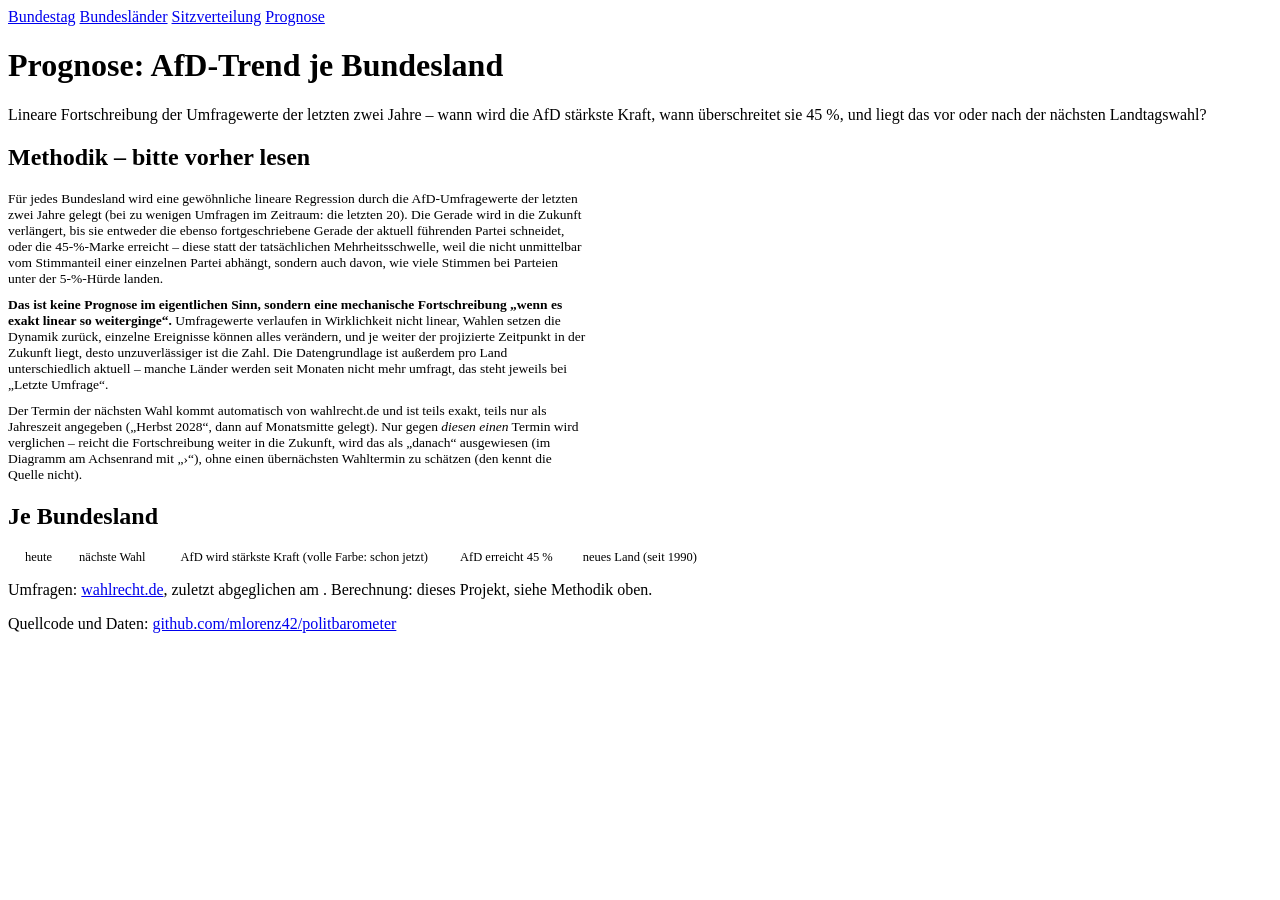
<file: src/prognose.html>
<!doctype html>
<html lang="de">
<head>
<meta charset="utf-8">
<meta name="viewport" content="width=device-width, initial-scale=1">
<meta name="description" content="Lineare Trendfortschreibung der AfD-Umfragewerte je Bundesland: wann stärkste Kraft, wann 45 %, im Vergleich zum nächsten Wahltermin.">
<title>Prognose</title>
<style>
/*COMMON_CSS*/
.lead { color: var(--ink2); margin: 0 0 14px; }
/* Breiter als die Standardseiten, damit alle Tabellenspalten ohne horizontales Scrollen passen. */
.wrap { max-width: 1360px; }
.meth { font-size: 13.5px; color: var(--ink2); max-width: 86ch; }
.meth p { margin: 0 0 10px; }
.meth p:last-child { margin-bottom: 0; }
.prog td.lbl { white-space: normal; }
.prog .yes { color: var(--s-afd); font-weight: 650; }
.prog .no { color: var(--ink2); }
.prog tr.bereits td { background: color-mix(in srgb, var(--s-afd) 10%, var(--surface)); }
/* Nur 16 Zeilen (alle Bundesländer), die alle auf einen Blick passen sollen – anders als bei Tabellen mit
   potenziell hunderten Umfragen braucht es hier kein eigenes Scroll-Fenster (wie schon bei .govs). */
.tablewrap { max-height: none; }
.timeline { position: relative; touch-action: pan-y; }
.timeline:hover .dl-icon { opacity: 1; }
.timeline svg { display: block; width: 100%; height: auto; }
.timeline svg text { font-family: inherit; }
.timeline svg .row-hit { fill: transparent; }
.timeline svg a:hover .row-hit, .timeline svg a:focus-visible .row-hit { fill: var(--hover); }
.tl-legend { display: flex; flex-wrap: wrap; gap: 6px 18px; margin: 10px 0 0; padding: 0; list-style: none; font-size: 12.5px; color: var(--ink2); }
.tl-legend li { display: inline-flex; align-items: center; gap: 7px; }
.tl-legend .dot { width: 10px; height: 10px; border-radius: 50%; background: var(--ink2); flex: none; }
.tl-legend .dot.afd { background: var(--s-afd); }
.tl-legend .dot.ring { background: var(--surface); border: 2px solid var(--s-afd); width: 7px; height: 7px; }
.tl-legend .dot.small { width: 5px; height: 5px; }
.tl-legend .tick { width: 2px; height: 12px; background: var(--ink2); flex: none; }
</style>
</head>
<body>
<div class="wrap">
  <header>
    <nav class="nav" aria-label="Seiten">
      <a href="index.html">Bundestag</a>
      <a href="laender.html">Bundesländer</a>
      <a href="sitzverteilung.html">Sitzverteilung</a>
      <a href="prognose.html" aria-current="page">Prognose</a>
    </nav>
    <h1>Prognose: AfD-Trend je Bundesland</h1>
    <p class="sub">Lineare Fortschreibung der Umfragewerte der letzten zwei Jahre – wann wird die AfD stärkste Kraft, wann überschreitet sie 45 %, und liegt das vor oder nach der nächsten Landtagswahl?</p>
  </header>

  <section class="card" aria-labelledby="meth-h">
    <h2 id="meth-h">Methodik – bitte vorher lesen</h2>
    <div class="meth">
      <p>Für jedes Bundesland wird eine gewöhnliche lineare Regression durch die AfD-Umfragewerte der letzten zwei Jahre gelegt (bei zu wenigen Umfragen im Zeitraum: die letzten 20). Die Gerade wird in die Zukunft verlängert, bis sie entweder die ebenso fortgeschriebene Gerade der aktuell führenden Partei schneidet, oder die 45-%-Marke erreicht – diese statt der tatsächlichen Mehrheitsschwelle, weil die nicht unmittelbar vom Stimmanteil einer einzelnen Partei abhängt, sondern auch davon, wie viele Stimmen bei Parteien unter der 5-%-Hürde landen.</p>
      <p><strong>Das ist keine Prognose im eigentlichen Sinn, sondern eine mechanische Fortschreibung „wenn es exakt linear so weiterginge“.</strong> Umfragewerte verlaufen in Wirklichkeit nicht linear, Wahlen setzen die Dynamik zurück, einzelne Ereignisse können alles verändern, und je weiter der projizierte Zeitpunkt in der Zukunft liegt, desto unzuverlässiger ist die Zahl. Die Datengrundlage ist außerdem pro Land unterschiedlich aktuell – manche Länder werden seit Monaten nicht mehr umfragt, das steht jeweils bei „Letzte Umfrage“.</p>
      <p>Der Termin der nächsten Wahl kommt automatisch von wahlrecht.de und ist teils exakt, teils nur als Jahreszeit angegeben („Herbst 2028“, dann auf Monatsmitte gelegt). Nur gegen <em>diesen einen</em> Termin wird verglichen – reicht die Fortschreibung weiter in die Zukunft, wird das als „danach“ ausgewiesen (im Diagramm am Achsenrand mit „›“), ohne einen übernächsten Wahltermin zu schätzen (den kennt die Quelle nicht).</p>
    </div>
  </section>

  <section class="card" aria-labelledby="tbl-h">
    <div class="bar">
      <h2 id="tbl-h">Je Bundesland</h2>
      <div class="seg" id="views"></div>
    </div>
    <p class="rangeinfo" id="stand-info"></p>

    <div id="chartview">
      <div class="timeline" id="chart" role="img" aria-label="Zeitstrahl je Bundesland: wann die AfD stärkste Kraft wird (oder es bereits ist), im Vergleich zum nächsten Wahltermin. Die genauen Werte stehen auch in der Tabellenansicht."></div>
      <ul class="tl-legend">
        <li><i class="dot"></i> heute</li>
        <li><i class="tick"></i> nächste Wahl</li>
        <li><i class="dot afd"></i> AfD wird stärkste Kraft (volle Farbe: schon jetzt)</li>
        <li><i class="dot ring"></i> AfD erreicht 45 %</li>
        <li><i class="dot small"></i> neues Land (seit 1990)</li>
      </ul>
    </div>

    <div id="tableview" hidden>
      <div class="tablewrap">
        <table class="prog">
          <thead>
            <tr>
              <th class="txt">Land</th>
              <th>Letzte Umfrage</th>
              <th class="txt">Aktuell führend</th>
              <th>AfD aktuell</th>
              <th>AfD-Trend</th>
              <th class="txt">Wird stärkste Kraft</th>
              <th class="txt">Erreicht 45 %</th>
              <th class="txt">Nächste Wahl</th>
              <th class="txt">Vor der Wahl?</th>
            </tr>
          </thead>
          <tbody id="tbody"></tbody>
        </table>
      </div>
    </div>
  </section>

  <footer>
    <p>Umfragen: <a href="https://www.wahlrecht.de/umfragen/landtage/" target="_blank" rel="noopener">wahlrecht.de</a>, zuletzt abgeglichen am <span id="f-stand"></span>. Berechnung: dieses Projekt, siehe Methodik oben.</p>
    <p>Quellcode und Daten: <a href="https://github.com/mlorenz42/politbarometer" target="_blank" rel="noopener">github.com/mlorenz42/politbarometer</a></p>
  </footer>
</div>

<script>
(function () {
  "use strict";
  /*COMMON_JS*/
  var PROGNOSE = /*PROGNOSE*/{};

  function monthLabel(ym) {
    if (!ym) return null;
    var parts = ym.split("-"), y = +parts[0], m = +parts[1];
    return MON[m - 1] + " " + y;
  }
  function monthTs(ym) {
    if (!ym) return null;
    var p = ym.split("-");
    return Date.UTC(+p[0], +p[1] - 1, 1);
  }
  // Die fünf 1990 beigetretenen Länder. Berlin bleibt bewusst außen vor: historisch geteilt
  // (West-/Ost-Berlin), keine eindeutige Zuordnung.
  var NEUE_LAENDER = { "brandenburg": 1, "mecklenburg-vorpommern": 1, "sachsen": 1, "sachsen-anhalt": 1, "thueringen": 1 };

  $("stand-info").textContent = PROGNOSE.laender.length + " Bundesländer · Trendfenster " +
    Math.round(PROGNOSE.fenster_tage / 365) + " Jahre · Schwelle " + PROGNOSE.schwelle.toFixed(0).replace(".", ",") + " %";

  // ---------- Diagramm/Tabelle-Umschalter ----------
  var state = { view: "chart" };
  function seg(container, items, key) {
    container.textContent = "";
    items.forEach(function (it) {
      var b = h("button", "", container, it.label);
      b.type = "button";
      b.setAttribute("aria-pressed", state[key] === it.id ? "true" : "false");
      b.addEventListener("click", function () {
        state[key] = it.id;
        seg(container, items, key);
        update();
      });
    });
  }
  function update() {
    var isChart = state.view === "chart";
    $("chartview").hidden = !isChart; $("tableview").hidden = isChart;
    if (isChart) drawTimeline();
  }

  // ---------- Zeitstrahl ----------
  // Je Zeile: grauer Punkt "heute", Strich "nächste Wahl", blauer Punkt "AfD wird stärkste Kraft" (oder
  // schon bei "heute", wenn sie es bereits ist) – verbunden durch eine Linie, damit auf einen Blick klar
  // ist, ob der AfD-Punkt vor oder nach dem Wahl-Strich liegt. Zeilen vor der nächsten Wahl dezent
  // eingefärbt. Zeitachse auf 8 Jahre gedeckelt; weiter in der Zukunft liegende Werte (einige Länder
  // liegen bei linearer Fortschreibung erst in Jahrzehnten über der Schwelle, s. Methodik) werden an den
  // rechten Rand geklemmt und mit "›" markiert statt die Achse für alle anderen unlesbar zu stauchen.
  function drawTimeline() {
    var box = $("chart");
    var rows = PROGNOSE.laender;
    var W = Math.max(320, Math.round(box.clientWidth || 900));
    var narrow = W < 560;
    var fontPx = narrow ? 11 : 12;
    var font = getComputedStyle(document.body).fontFamily;
    var measure = document.createElement("canvas").getContext("2d");
    measure.font = "600 " + fontPx + "px " + font;
    // Feste Spaltenbreite geraten (vorher) ließ lange Namen wie "Baden-Württemberg" auf schmalen Bild-
    // schirmen mit dem ersten Punkt überlappen. Stattdessen die tatsächlich benötigte Breite messen, nach
    // oben gedeckelt, damit die Spalte auf sehr schmalen Bildschirmen nicht die ganze Zeitachse verdrängt
    // – zu lange Namen werden dann stattdessen gekürzt (voller Name steht ohnehin im Tooltip/Linktitel).
    var maxLabelW = narrow ? W * 0.34 : 190;
    var labelPad = 18; // etwas mehr als nötig: lässt Platz für den Neue-Länder-Punkt (s. u.)
    var labelW = 14;
    rows.forEach(function (L) { labelW = Math.max(labelW, measure.measureText(L.name).width); });
    labelW = Math.min(Math.ceil(labelW) + labelPad, maxLabelW);
    function fitLabel(name) {
      if (measure.measureText(name).width <= labelW - labelPad) return name;
      var s = name;
      while (s.length > 1 && measure.measureText(s + "…").width > labelW - labelPad) s = s.slice(0, -1);
      return s + "…";
    }
    var rowH = 32, top = 26, bottom = 8;
    var H = top + rows.length * rowH + bottom;
    var todayTs = monthTs(PROGNOSE.stand.slice(0, 7));
    var maxTs = Date.UTC(new Date(todayTs).getUTCFullYear() + 8, new Date(todayTs).getUTCMonth(), 1);
    var x0 = labelW, x1 = W - 14;
    var X = function (ts) { return x0 + Math.min(1, Math.max(0, (ts - todayTs) / (maxTs - todayTs))) * (x1 - x0); };

    box.textContent = "";
    var svg = el("svg", { viewBox: "0 0 " + W + " " + H, width: W, height: H, "aria-hidden": "true" });
    box.appendChild(svg);

    var startYear = new Date(todayTs).getUTCFullYear(), endYear = new Date(maxTs).getUTCFullYear();
    for (var y = startYear; y <= endYear; y++) {
      var ts = Date.UTC(y, 0, 1);
      if (ts < todayTs) continue;
      var x = X(ts);
      el("line", { x1: x, x2: x, y1: top - 4, y2: H - bottom, style: "stroke:var(--grid);stroke-width:1" }, svg);
      el("text", { x: x, y: top - 10, "text-anchor": "middle", style: "fill:var(--ink2);font-size:10.5px" }, svg, String(y));
    }

    rows.forEach(function (L, i) {
      var ry = top + i * rowH + rowH / 2;
      if (L.vor_naechster_wahl) {
        el("rect", { x: 0, y: ry - rowH / 2, width: W, height: rowH, style: "fill:color-mix(in srgb, var(--s-afd) 7%, transparent)" }, svg);
      }
      var link = el("a", { href: "laender.html#land=" + L.slug }, svg);
      el("title", {}, link, L.name + (NEUE_LAENDER[L.slug] ? " (neues Land)" : "") + ": " +
        (L.bereits_fuehrend ? "AfD bereits stärkste Kraft" :
        L.stark_datum ? "AfD wird ca. " + monthLabel(L.stark_datum) + " stärkste Kraft" : "kein Trend-Crossover absehbar") +
        (L.mehrheit_datum ? " · erreicht 45 % ca. " + monthLabel(L.mehrheit_datum) : "") +
        (L.naechste_wahl ? " · nächste Wahl: " + L.naechste_wahl : ""));
      el("rect", { class: "row-hit", x: 0, y: ry - rowH / 2, width: W, height: rowH }, link);
      el("text", { x: 0, y: ry + 4, style: "fill:var(--ink);font-size:" + fontPx + "px;font-weight:600" }, link, fitLabel(L.name));
      if (NEUE_LAENDER[L.slug]) el("circle", { cx: labelW - 9, cy: ry - fontPx + 2, r: 2.5, style: "fill:var(--ink2)" }, link);

      var starkTs = L.bereits_fuehrend ? todayTs : monthTs(L.stark_datum);
      var mehrheitTs = monthTs(L.mehrheit_datum);
      var wahlTs = monthTs(L.naechste_wahl_monat);
      var ends = [todayTs];
      if (starkTs != null) ends.push(Math.min(starkTs, maxTs));
      if (mehrheitTs != null) ends.push(Math.min(mehrheitTs, maxTs));
      if (wahlTs != null) ends.push(Math.min(wahlTs, maxTs));
      var rightMost = Math.max.apply(null, ends);
      el("line", { x1: X(todayTs), x2: X(rightMost), y1: ry, y2: ry, style: "stroke:var(--hair);stroke-width:2" }, link);
      el("circle", { cx: X(todayTs), cy: ry, r: 3, style: "fill:var(--ink2)" }, link);

      if (wahlTs != null) {
        var wx = X(Math.min(wahlTs, maxTs));
        el("line", { x1: wx, x2: wx, y1: ry - 7, y2: ry + 7, style: "stroke:var(--ink2);stroke-width:2" }, link);
      }
      // 45-%-Marke zuerst (kleiner, hohler Ring), "wird stärkste Kraft" danach obendrauf (voller Punkt,
      // größer) – bei bereits führenden Ländern fallen beide Marker ohnehin meist weit auseinander
      // (die 45-%-Marke liegt dort immer später als "heute"), Überlappung ist also selten ein Thema.
      if (mehrheitTs != null) {
        var mx = X(Math.min(mehrheitTs, maxTs));
        el("circle", { cx: mx, cy: ry, r: 4.5, style: "fill:var(--surface);stroke:var(--s-afd);stroke-width:2" }, link);
      }
      if (starkTs != null) {
        var sx = X(Math.min(starkTs, maxTs));
        el("circle", { cx: sx, cy: ry, r: 6, style: "fill:var(--s-afd)" + (L.bereits_fuehrend ? "" : ";opacity:.85") }, link);
      }
      if ((starkTs != null && starkTs > maxTs) || (mehrheitTs != null && mehrheitTs > maxTs)) {
        el("text", { x: X(maxTs) + 9, y: ry + 4, style: "fill:var(--s-afd);font-size:12px;font-weight:650" }, link, "›");
      }
    });

    // Export-Button erst hier anhängen (nicht vor dem box.textContent = "" oben): sonst würde der eigene
    // Neuaufbau der Grafik ihn gleich wieder mit entfernen. items als feste Farbwerte statt var(--…), weil
    // das eigenständige Export-SVG Custom Properties nicht auflösen kann (wie bei den anderen Diagrammen).
    var root = getComputedStyle(document.documentElement);
    var ink2 = root.getPropertyValue("--ink2").trim(), afd = root.getPropertyValue("--s-afd").trim();
    addExportButton(box, "afd-prognose-" + PROGNOSE.stand + ".png", "Prognose: AfD-Trend je Bundesland", [
      { color: ink2, text: "heute" },
      { color: ink2, text: "nächste Wahl" },
      { color: afd, text: "AfD wird stärkste Kraft (volle Farbe: schon jetzt)" },
      { color: afd, text: "AfD erreicht 45 %", dim: true },
    ]);
  }

  if (window.ResizeObserver) {
    new ResizeObserver(function (en) {
      var w = Math.round(en[0].contentRect.width);
      if (w && state.view === "chart") drawTimeline();
    }).observe($("chart"));
  }

  var tbody = $("tbody");
  PROGNOSE.laender.forEach(function (L) {
    var tr = h("tr", L.bereits_fuehrend ? "bereits" : "", tbody);
    var land = h("td", "lbl txt", tr);
    var a = h("a", "", land, L.name); a.href = "laender.html#land=" + L.slug;
    if (NEUE_LAENDER[L.slug]) h("span", "pill nl", land, "neues Land").title = "1990 beigetretenes Land";
    h("td", "num", tr, fmt(ts(L.stand)));
    h("td", "txt", tr, L.fuehrend_label + " " + L.fuehrend_aktuell.toFixed(1).replace(".", ",") + " %");
    h("td", "num", tr, L.afd_aktuell.toFixed(1).replace(".", ",") + " %");
    h("td", "num", tr, L.afd_trend_jahr == null ? "–" :
      (L.afd_trend_jahr > 0 ? "+" : "−") + Math.abs(L.afd_trend_jahr).toFixed(1).replace(".", ",") + " Pkt/J");
    h("td", "txt", tr, L.bereits_fuehrend ? "bereits" : (monthLabel(L.stark_datum) || "–"));
    h("td", "txt", tr, monthLabel(L.mehrheit_datum) || "–");
    h("td", "txt", tr, L.naechste_wahl + (L.naechste_wahl_exakt ? "" : " (geschätzt)"));
    var einordnung = h("td", "txt", tr);
    if (L.bereits_fuehrend) { einordnung.textContent = "bereits jetzt"; einordnung.className += " yes"; }
    else if (L.vor_naechster_wahl === true) { einordnung.textContent = "ja"; einordnung.className += " yes"; }
    else if (L.vor_naechster_wahl === false) { einordnung.textContent = "nein, erst danach"; einordnung.className += " no"; }
    else { einordnung.textContent = "–"; einordnung.className += " no"; }
  });

  $("f-stand").textContent = fmt(ts(PROGNOSE.stand));
  seg($("views"), [{ id: "chart", label: "Diagramm" }, { id: "table", label: "Tabelle" }], "view");
  update();
})();
</script>
</body>
</html>
</file>
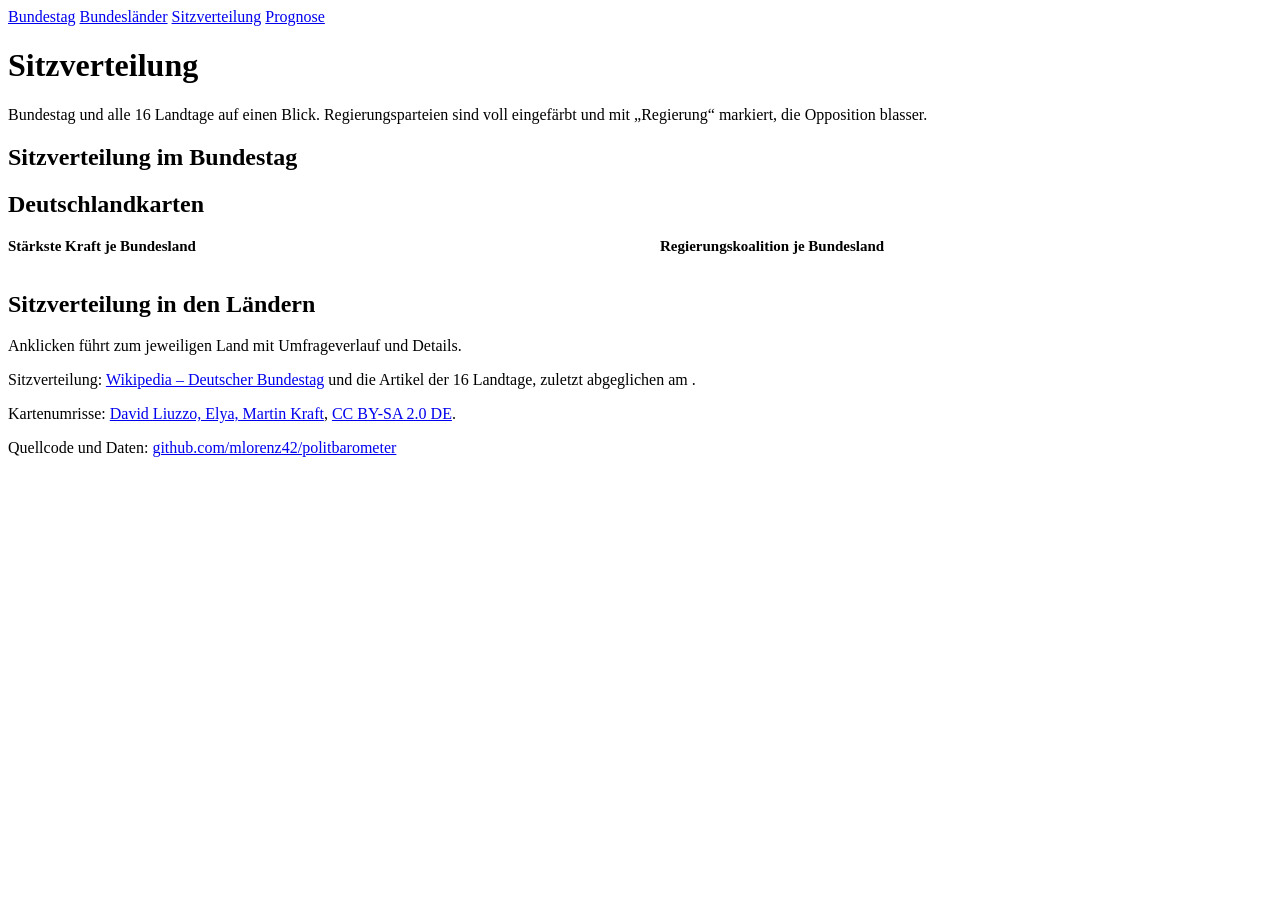
<file: src/sitzverteilung.html>
<!doctype html>
<html lang="de">
<head>
<meta charset="utf-8">
<meta name="viewport" content="width=device-width, initial-scale=1">
<meta name="description" content="Sitzverteilung im Bundestag und in allen 16 Landtagen auf einen Blick, als Halbkreisdiagramme.">
<title>Sitzverteilung</title>
<style>
/*COMMON_CSS*/
.lead { color: var(--ink2); margin: 0 0 14px; }
/* Breiter als die anderen Seiten, damit vier Länderkacheln pro Zeile (statt drei) noch lesbar
   Platz für die dauerhafte Beschriftung (Sitzzahl/Anteil) haben – bei 16 Ländern ergibt das ein
   sauberes 4×4-Raster statt einer angeschnittenen letzten Zeile. */
.wrap { max-width: 1360px; }
.seat-grid { grid-template-columns: repeat(4, 1fr); }
@media (max-width: 760px) { .seat-grid { grid-template-columns: repeat(auto-fill, minmax(280px, 1fr)); } }
/* Der Bundestag bleibt bewusst deutlich größer als die Länderkacheln darunter. */
#bund-chart { flex: 1 1 520px; max-width: 600px; }

/* Deutschlandkarten: stärkste Kraft / Regierungschef je Bundesland, nebeneinander statt untereinander
   (auf der breiten .wrap dieser Seite bleibt neben einer Karte sonst viel Platz ungenutzt). */
.maps-row { display: flex; flex-wrap: wrap; gap: 28px 40px; }
.map-col { flex: 1 1 420px; min-width: 300px; }
.map-col h3 { margin: 0 0 10px; font-size: 15px; }
.map-wrap { display: flex; flex-wrap: wrap; gap: 16px 24px; align-items: center; }
.gmap-box { position: relative; flex: 1 1 260px; max-width: 360px; min-width: 200px; }
.gmap-box svg { display: block; width: 100%; height: auto; }
.gmap-box path { stroke: var(--surface); stroke-width: 1.5; cursor: pointer; transition: filter .15s, stroke .15s; }
.gmap-box a:hover path, .gmap-box a:focus-visible path { filter: brightness(1.18); stroke: var(--ink); stroke-width: 2.5; }
.gmap-box:hover .dl-icon, .gmap-box .dl-icon:focus-visible { opacity: 1; }
.map-legend { flex: 1 1 180px; min-width: 160px; list-style: none; margin: 0; padding: 0; display: grid; gap: 8px; align-content: center; }
.map-legend li { display: flex; align-items: center; gap: 9px; font-size: 13.5px; color: var(--ink); }
.map-legend .dot { width: 12px; height: 12px; border-radius: 50%; flex: none; }
.map-legend .coal-dots { display: flex; flex: none; }
.map-legend .coal-dots span { width: 12px; height: 12px; border-radius: 50%; margin-left: -4px; border: 1.5px solid var(--surface); }
.map-legend .coal-dots span:first-child { margin-left: 0; }
</style>
</head>
<body>
<div class="wrap">
  <header>
    <nav class="nav" aria-label="Seiten">
      <a href="index.html">Bundestag</a>
      <a href="laender.html">Bundesländer</a>
      <a href="sitzverteilung.html" aria-current="page">Sitzverteilung</a>
      <a href="prognose.html">Prognose</a>
    </nav>
    <h1>Sitzverteilung</h1>
    <p class="sub">Bundestag und alle 16 Landtage auf einen Blick. Regierungsparteien sind voll eingefärbt und mit „Regierung“ markiert, die Opposition blasser.</p>
  </header>

  <section class="card" aria-labelledby="bund-h">
    <div class="bar">
      <div>
        <h2 id="bund-h">Sitzverteilung im Bundestag</h2>
        <p class="rangeinfo" id="bund-info"></p>
      </div>
    </div>
    <div class="seats-wrap">
      <div class="hemicycle" id="bund-chart" role="img" aria-label="Sitzverteilung im Bundestag als Halbkreisdiagramm, Parteien von links nach rechts im politischen Spektrum. Die Sitzzahlen stehen auch in der Liste rechts daneben."></div>
      <ul class="seats-legend" id="bund-legend"></ul>
    </div>
  </section>

  <section class="card" aria-labelledby="map-h">
    <h2 id="map-h">Deutschlandkarten</h2>
    <div class="maps-row">
      <div class="map-col" aria-labelledby="map-h1">
        <h3 id="map-h1">Stärkste Kraft je Bundesland</h3>
        <p class="rangeinfo" id="map-info"></p>
        <div class="map-wrap">
          <div class="gmap-box" id="map" role="img" aria-label="Deutschlandkarte, eingefärbt nach der im jeweiligen Landtag stärksten Fraktion. Dieselben Angaben stehen auch in den Kacheln darunter."></div>
          <ul class="map-legend" id="map-legend"></ul>
        </div>
      </div>
      <div class="map-col" aria-labelledby="map-h2">
        <h3 id="map-h2">Regierungskoalition je Bundesland</h3>
        <p class="rangeinfo" id="map2-info"></p>
        <div class="map-wrap">
          <div class="gmap-box" id="map2" role="img" aria-label="Deutschlandkarte, diagonal gestreift nach den Parteien der jeweiligen Landesregierung (Regierungschef zuerst)."></div>
          <ul class="map-legend" id="map2-legend"></ul>
        </div>
      </div>
    </div>
  </section>

  <section aria-labelledby="laender-h">
    <h2 id="laender-h">Sitzverteilung in den Ländern</h2>
    <p class="lead">Anklicken führt zum jeweiligen Land mit Umfrageverlauf und Details.</p>
    <div class="seat-grid" id="laender-grid"></div>
  </section>

  <footer>
    <p>Sitzverteilung: <a href="https://de.wikipedia.org/wiki/Deutscher_Bundestag" target="_blank" rel="noopener">Wikipedia – Deutscher Bundestag</a> und die Artikel der 16 Landtage, zuletzt abgeglichen am <span id="f-stand"></span>.</p>
    <p>Kartenumrisse: <a href="https://commons.wikimedia.org/wiki/File:Karte_Deutsche_Bundesl%C3%A4nder_(Bezeichner).svg" target="_blank" rel="noopener">David Liuzzo, Elya, Martin Kraft</a>, <a href="https://creativecommons.org/licenses/by-sa/2.0/de/" target="_blank" rel="noopener">CC BY-SA 2.0 DE</a>.</p>
    <p>Quellcode und Daten: <a href="https://github.com/mlorenz42/politbarometer" target="_blank" rel="noopener">github.com/mlorenz42/politbarometer</a></p>
  </footer>
</div>

<script>
(function () {
  "use strict";
  /*COMMON_JS*/
  var SITZE = /*SITZE*/{};
  var LAENDER = /*LAENDER*/[]; // [{slug, name, union}], nur die für diese Seite nötigen Angaben
  var GERMANY = /*GERMANY*/{}; // { viewBox, laender:{slug: "<path d>"} }, Umrisse s. Fußzeile für Quelle/Lizenz
  var REGCHEF = /*REGCHEF*/{}; // { slug: {party, who, title} }, aus data/landesregierungen.json (letztes Kabinett)
  var LABEL = { cdu: "CDU", spd: "SPD", gru: "GRÜNE", fdp: "FDP", lin: "LINKE", afd: "AfD", bsw: "BSW", fw: "FW", pir: "PIRATEN", ssw: "SSW" };

  function partyName(data, k, union) {
    if (k === "cdu") return union;
    return LABEL[k] || (data.parteien && data.parteien[k]) || k;
  }

  // Für Legenden, die mehrere Länder gleichzeitig zusammenfassen: "cdu" würde über partyName() je nach
  // Land als "CDU" oder "CSU" (Bayern) beschriftet – in einer gemeinsamen Legende mit nur einem Eintrag
  // pro Partei-Schlüssel braucht es stattdessen die überall gültige, generische Bezeichnung.
  function legendPartyName(data, k, union) {
    return k === "cdu" ? "CDU/CSU" : partyName(data, k, union);
  }

  // ---------- Deutschlandkarten ----------
  // Generalisiert für zwei Karten mit derselben Umriss-Geometrie, aber unterschiedlicher Einfärbung:
  // "Stärkste Kraft" (meiste Sitze, s. tintByLeadingParty in common.js) und "Regierungschef" (Partei des
  // amtierenden Ministerpräsidenten/Regierenden Bürgermeisters, aus REGCHEF).
  function drawMap(boxId, legendId, infoId, keyFn, titleFn, infoSuffix, filename, title) {
    var box = $(boxId), legendEl = $(legendId);
    box.textContent = ""; legendEl.textContent = "";
    var svg = el("svg", { viewBox: GERMANY.viewBox, width: "100%", height: "auto", "aria-hidden": "true" });
    box.appendChild(svg);
    var seen = {}, legendItems = [];
    LAENDER.slice().sort(function (a, b) { return a.name < b.name ? -1 : 1; }).forEach(function (L) {
      var d = GERMANY.laender[L.slug], data = SITZE.laender[L.slug];
      if (!d || !data) return;
      var key = keyFn(L, data);
      if (!key) return;
      var label = partyName(data, key, L.union);
      var link = el("a", { href: "laender.html#land=" + L.slug }, svg);
      el("path", { d: d, style: "fill:var(--s-" + key + ",var(--ink2))" }, link);
      el("title", {}, link, L.name + ": " + titleFn(L, data, label));
      if (!seen[key]) { seen[key] = true; legendItems.push({ color: partyColor(key), text: legendPartyName(data, key, L.union) }); }
    });
    legendItems.forEach(function (it) {
      var li = h("li", "", legendEl);
      h("span", "dot", li).style.background = it.color;
      h("span", "", li, it.text);
    });
    $(infoId).textContent = Object.keys(seen).length + " " + infoSuffix + " unter den 16 Ländern · Stand " + fmt(ts(SITZE.stand));
    addExportButton(box, filename, title, legendItems);
  }

  // "Stärkste Kraft" statt "Mehrheitspartei": in den Landtagen hat so gut wie nie eine einzelne Partei die
  // absolute Mehrheit, gemeint ist die Partei mit den meisten Sitzen.
  drawMap("map", "map-legend", "map-info",
    function (L, data) { return leadingParty(data); },
    function (L, data, label) { return label + " (" + (data.sitze[leadingParty(data)] || 0) + " von " + data.gesamt + " Sitzen)"; },
    "unterschiedliche stärkste Kräfte",
    "staerkste-kraft-laender-" + SITZE.stand + ".png", "Stärkste Kraft je Bundesland");

  // Regierungskoalitionen bestehen fast überall aus 2–3 Parteien (16 Länder, nur das Saarland hat
  // aktuell eine Alleinregierung) – eine einzelne Füllfarbe wie bei der "Stärkste Kraft"-Karte würde die
  // Koalitionspartner einfach verschlucken. Stattdessen diagonal gestreift (stripePattern in common.js),
  // ein Streifen je Partei in data.regierung.parteien; das Array ist serverseitig verlässlich mit dem
  // Regierungschef an erster Stelle sortiert (geprüft: "wp" aus REGCHEF entspricht überall parteien[0]).
  function drawCoalitionMap() {
    var box = $("map2"), legendEl = $("map2-legend");
    box.textContent = ""; legendEl.textContent = "";
    var svg = el("svg", { viewBox: GERMANY.viewBox, width: "100%", height: "auto", "aria-hidden": "true" });
    var defs = el("defs", {}, svg);
    box.appendChild(svg);
    var patIds = {}, seenSig = {}, legendItems = [], n = 0;
    LAENDER.slice().sort(function (a, b) { return a.name < b.name ? -1 : 1; }).forEach(function (L) {
      var d = GERMANY.laender[L.slug], data = SITZE.laender[L.slug], chef = REGCHEF[L.slug];
      if (!d || !data || !chef) return;
      // In politischer Spektrum-Reihenfolge statt der Regierung.parteien-Reihenfolge (die den Regierungschef
      // voranstellt) – sonst würden z. B. Berlin ("cdu","spd") und Brandenburg ("spd","cdu") trotz derselben
      // Koalition als zwei verschiedene Streifenmuster/Legendeneinträge auftauchen.
      var partiesSet = {};
      data.regierung.parteien.forEach(function (k) { partiesSet[k] = true; });
      var parties = data.reihenfolge.filter(function (k) { return partiesSet[k]; });
      var sig = parties.join("+");
      var labelText = parties.map(function (k) { return partyName(data, k, L.union); }).join(" + ");
      var fill;
      if (parties.length === 1) {
        fill = "var(--s-" + parties[0] + ",var(--ink2))";
      } else {
        if (!patIds[sig]) { patIds[sig] = "coal-" + (n++); stripePattern(defs, patIds[sig], parties.map(partyColor)); }
        fill = "url(#" + patIds[sig] + ")";
      }
      var link = el("a", { href: "laender.html#land=" + L.slug }, svg);
      el("path", { d: d, style: "fill:" + fill }, link);
      el("title", {}, link, L.name + ": " + labelText + " – " + chef.who + ", " + chef.title);
      if (!seenSig[sig]) {
        seenSig[sig] = true;
        var legendText = parties.map(function (k) { return legendPartyName(data, k, L.union); }).join(" + ");
        legendItems.push({ colors: parties.map(partyColor), text: legendText });
      }
    });
    legendItems.forEach(function (it) {
      var li = h("li", "", legendEl);
      var dots = h("span", "coal-dots", li);
      it.colors.forEach(function (c) { h("span", "", dots).style.background = c; });
      h("span", "", li, it.text);
    });
    $("map2-info").textContent = legendItems.length + " unterschiedliche Regierungskoalitionen unter den 16 Ländern · Stand " + fmt(ts(SITZE.stand));
    addExportButton(box, "regierungskoalition-laender-" + SITZE.stand + ".png", "Regierungskoalition je Bundesland", legendItems);
  }
  drawCoalitionMap();

  // ---------- Bundestag ----------
  var bundName = function (k) { return partyName(SITZE.bund, k, "CDU/CSU"); };
  renderSeats($("bund-chart"), $("bund-legend"), $("bund-info"), SITZE.bund, bundName, SITZE.bund.regierung.parteien, "sitzverteilung-bundestag-" + SITZE.stand + ".png", "Sitzverteilung im Bundestag");

  // ---------- Länder ----------
  var grid = $("laender-grid");
  LAENDER.slice().sort(function (a, b) { return a.name < b.name ? -1 : 1; }).forEach(function (L) {
    var data = SITZE.laender[L.slug];
    if (!data) return;
    var name = function (k) { return partyName(data, k, L.union); };
    var a = h("a", "seat-tile", grid);
    a.href = "laender.html#land=" + L.slug;
    var head = h("div", "seat-tile-head", a);
    h("span", "seat-tile-name", head, L.name);
    h("span", "seat-tile-n", head, data.regierung.sitze + "/" + data.gesamt);
    var chart = h("div", "hemicycle", a);
    chart.setAttribute("role", "img");
    chart.setAttribute("aria-label", "Sitzverteilung " + L.name + " als Halbkreisdiagramm. Details auf der Länderseite.");
    drawHemicycle(chart, data, name, data.regierung.parteien, true);
    tintByLeadingParty(a, data, 30);
    addExportButton(chart, "sitzverteilung-" + L.slug + "-" + SITZE.stand + ".png", L.name + " – Sitzverteilung", seatLegendItems(data, name, data.regierung.parteien));
    var info = h("p", "seat-tile-info", a, data.regierung.cab);
    var co = h("span", "cell-co", info);
    data.regierung.parteien.forEach(function (k) {
      var s = h("span", "p-" + k, co);
      h("i", "dot", s);
      s.appendChild(document.createTextNode(name(k)));
    });
  });

  $("f-stand").textContent = fmt(ts(SITZE.stand));
})();
</script>
</body>
</html>
</file>
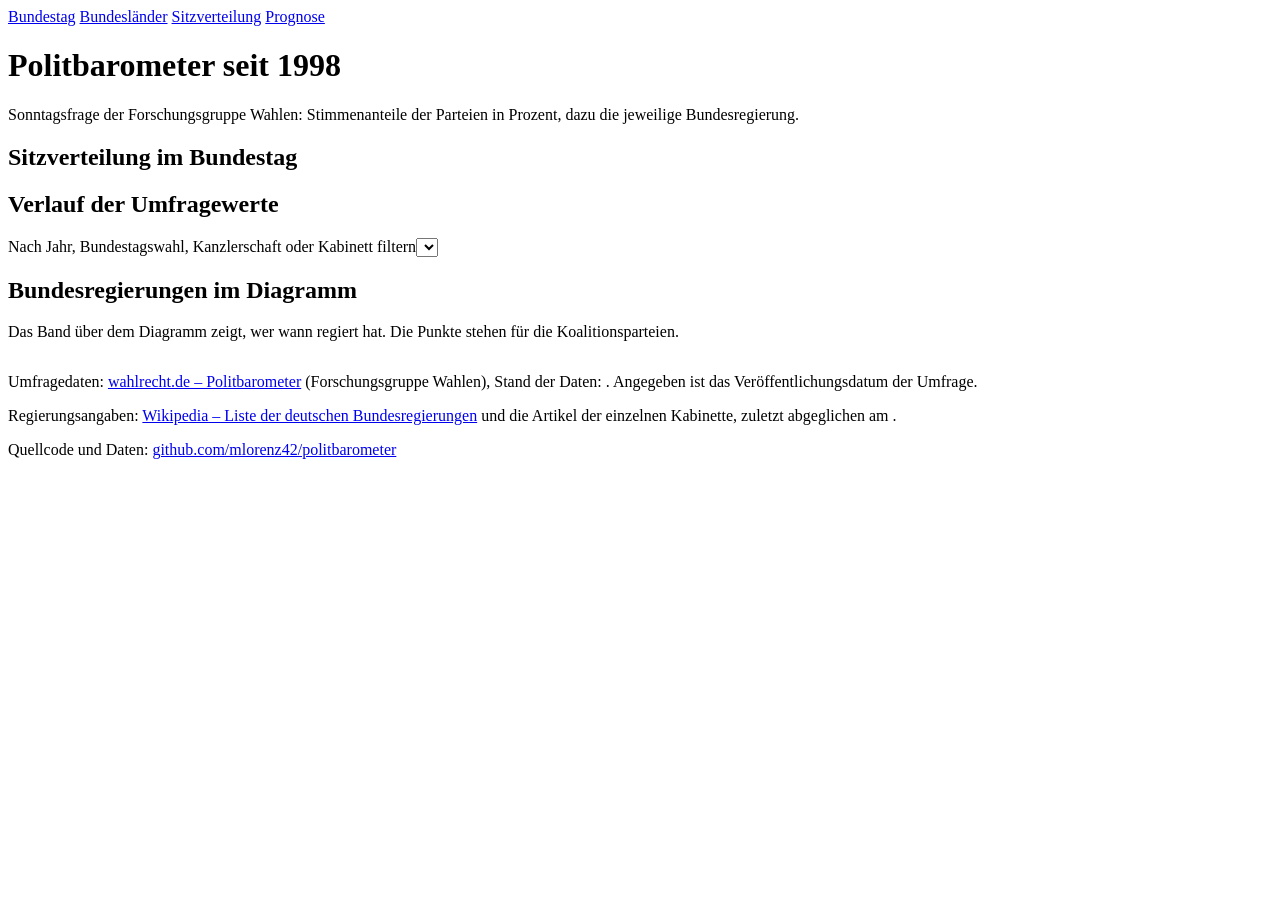
<file: src/template.html>
<!doctype html>
<html lang="de">
<head>
<meta charset="utf-8">
<meta name="viewport" content="width=device-width, initial-scale=1">
<meta name="description" content="Verlauf der Sonntagsfrage im ZDF-Politbarometer seit 1998 mit den jeweiligen Bundesregierungen.">
<title>Politbarometer seit 1998</title>
<style>
/*COMMON_CSS*/
</style>
</head>
<body>
<div class="wrap">
  <header>
    <nav class="nav" aria-label="Seiten">
      <a href="index.html" aria-current="page">Bundestag</a>
      <a href="laender.html">Bundesländer</a>
      <a href="sitzverteilung.html">Sitzverteilung</a>
      <a href="prognose.html">Prognose</a>
    </nav>
    <h1>Politbarometer seit 1998</h1>
    <p class="sub">Sonntagsfrage der Forschungsgruppe Wahlen: Stimmenanteile der Parteien in Prozent, dazu die jeweilige Bundesregierung.</p>
  </header>

  <section class="gov" aria-labelledby="gov-h">
    <div>
      <p class="eyebrow" id="gov-eyebrow"></p>
      <h2 id="gov-h"></h2>
      <p class="coal" id="gov-coal"></p>
    </div>
    <dl class="facts" id="gov-facts"></dl>
  </section>

  <section class="card" aria-labelledby="seats-h">
    <div class="bar">
      <div>
        <h2 id="seats-h">Sitzverteilung im Bundestag</h2>
        <p class="rangeinfo" id="seats-info"></p>
      </div>
    </div>
    <div class="seats-wrap">
      <div class="hemicycle" id="seats-chart" role="img" aria-label="Sitzverteilung im Bundestag als Halbkreisdiagramm, Parteien von links nach rechts im politischen Spektrum. Die Sitzzahlen stehen auch in der Liste rechts daneben."></div>
      <ul class="seats-legend" id="seats-legend"></ul>
    </div>
  </section>

  <section class="card" aria-labelledby="ch-h">
    <div class="bar">
      <div>
        <h2 id="ch-h">Verlauf der Umfragewerte</h2>
        <p class="rangeinfo" id="rangeinfo" aria-live="polite"></p>
      </div>
      <div class="ctrls">
        <div class="seg" id="ranges" role="group" aria-label="Zeitraum"></div>
        <label class="sel"><span class="sr">Nach Jahr, Bundestagswahl, Kanzlerschaft oder Kabinett filtern</span><select id="cabinet"></select></label>
        <div class="seg" id="kinds" role="group" aria-label="Art der Daten"></div>
        <div class="seg" id="views" role="group" aria-label="Ansicht"></div>
      </div>
    </div>
    <div class="legend" id="legend" role="group" aria-label="Parteien ein- oder ausblenden"></div>
    <div id="chartview">
      <div class="chart" id="chart" tabindex="0" role="group" aria-label="Liniendiagramm der Umfragewerte. Mit den Pfeiltasten ein Datum wählen. Alle Werte stehen auch in der Tabellenansicht."></div>
    </div>
    <div id="tableview" hidden></div>
    <p class="note" id="note"></p>
  </section>

  <section class="govs" aria-labelledby="gs-h">
    <h2 id="gs-h">Bundesregierungen im Diagramm</h2>
    <p class="lead">Das Band über dem Diagramm zeigt, wer wann regiert hat. Die Punkte stehen für die Koalitionsparteien.</p>
    <div class="tablewrap"><table id="govtable"></table></div>
  </section>

  <footer>
    <p>Umfragedaten: <a href="https://www.wahlrecht.de/umfragen/politbarometer.htm" target="_blank" rel="noopener">wahlrecht.de – Politbarometer</a> (Forschungsgruppe Wahlen), Stand der Daten: <span id="f-data"></span>. Angegeben ist das Veröffentlichungsdatum der Umfrage.</p>
    <p>Regierungsangaben: <a id="f-gov-link" href="https://de.wikipedia.org/wiki/Liste_der_deutschen_Bundesregierungen" target="_blank" rel="noopener">Wikipedia – Liste der deutschen Bundesregierungen</a> und die Artikel der einzelnen Kabinette, zuletzt abgeglichen am <span id="f-gov"></span>.</p>
    <p>Quellcode und Daten: <a href="https://github.com/mlorenz42/politbarometer" target="_blank" rel="noopener">github.com/mlorenz42/politbarometer</a></p>
  </footer>
</div>

<script>
(function () {
  "use strict";
  /*COMMON_JS*/
  // Spalten: Datum, Wahl(1=Bundestagswahl-Ergebnis), CDU/CSU, SPD, GRÜNE, FDP, LINKE, AfD, BSW, Befragte, Zeitraum
  var RAW = /*DATA*/[];
  var P = [
    { k: "cdu", n: "CDU/CSU", c: 2 }, { k: "spd", n: "SPD", c: 3 }, { k: "gru", n: "GRÜNE", c: 4 },
    { k: "fdp", n: "FDP", c: 5 }, { k: "lin", n: "LINKE", c: 6 }, { k: "afd", n: "AfD", c: 7 }, { k: "bsw", n: "BSW", c: 8 }
  ];
  var PBY = {}; P.forEach(function (p) { PBY[p.k] = p; });
  var DATA = RAW.map(function (r) { return { t: ts(r[0]), el: r[1] === 1, v: r.slice(2, 9), n: r[9], per: r[10] }; });
  var TMAX = DATA[DATA.length - 1].t;

  var OPEN_END = "2100-01-01"; // laufende Amtszeit (in der JSON: to = null)
  var GOV = /*GOV*/{};
  var SITZE = /*SITZE*/{};
  var G = GOV.kabinette.map(function (g) {
    return {
      name: g.name, cab: g.cab, title: g.title, who: g.who, wp: g.wp, from: g.from, to: g.to || OPEN_END,
      ph: g.ph.map(function (p) { return { from: p.from, to: p.to || OPEN_END, co: p.co, nm: p.nm }; })
    };
  });
  G.forEach(function (g) { g.f = ts(g.from); g.e = ts(g.to); g.ph.forEach(function (p) { p.f = ts(p.from); p.e = ts(p.to); }); });
  var COALNAME = { "cdu,fdp": "schwarz-gelb", "spd,gru": "rot-grün", "cdu,spd": "schwarz-rot", "spd,gru,fdp": "Ampel" };

  // Zeiträume "Seit <Jahr>" in 5-Jahres-Schritten (2000, 2005, ...), solange mindestens ein Jahr Daten übrig bleibt.
  // Die Schaltflächen zeigen nur die Jahrzehnte, die vollständige Reihe steht in der Auswahlliste.
  var FIRST_YEAR = new Date(DATA[0].t).getUTCFullYear(), LAST_YEAR = new Date(TMAX).getUTCFullYear();
  var YEAR_STEPS = [];
  for (var yr = Math.floor(FIRST_YEAR / 5) * 5 + 5; yr < LAST_YEAR; yr += 5) YEAR_STEPS.push(yr);
  var RANGES = [{ id: "all", label: "Alles" }].concat(YEAR_STEPS.filter(function (y) { return y % 10 === 0 && y >= FIRST_YEAR + 5; })
    .map(function (y) { return { id: "y" + y, label: "Seit " + y }; }));
  var KINDS = [{ id: "all", label: "Alle" }, { id: "poll", label: "Nur Umfragen" }, { id: "election", label: "Nur Wahlergebnisse" }];
  var state = { range: "all", kind: "all", view: "chart", on: {}, active: null, strip: null };
  var CHANCELLORS = []; // aufeinanderfolgende Kabinette desselben Kanzlers
  G.forEach(function (g, i) {
    var last = CHANCELLORS[CHANCELLORS.length - 1];
    if (last && last.who === g.who) last.to = i; else CHANCELLORS.push({ who: g.who, title: g.title, wp: g.wp, from: i, to: i });
  });
  P.forEach(function (p) { state.on[p.k] = true; });

  function govAt(t) { for (var i = G.length - 1; i >= 0; i--) if (t >= G[i].f) return G[i]; return G[0]; }
  function phaseAt(g, t) { for (var i = g.ph.length - 1; i >= 0; i--) if (t >= g.ph[i].f) return g.ph[i]; return g.ph[0]; }
  function coalText(co) { return co.map(function (k) { return PBY[k].n; }).join(" + "); }

  // ---------- Steuerung ----------
  function seg(container, items, key) {
    container.textContent = "";
    items.forEach(function (it) {
      var b = h("button", "", container, it.label);
      b.type = "button";
      b.setAttribute("aria-pressed", state[key] === it.id ? "true" : "false");
      b.addEventListener("click", function () {
        if (key === "range") { setRange(it.id); return; }
        if (key === "kind") { setKind(it.id); return; }
        state[key] = it.id; state.active = null; state.strip = null;
        seg(container, items, key); update();
      });
    });
  }
  var ELECTIONS = DATA.filter(function (d) { return d.el; }).map(function (d) { return d.t; }); // Tage der Bundestagswahlen
  var isOpen = function (g) { return g.e > TMAX + 365 * 86400000; };
  var yearOf = function (t) { return new Date(t).getUTCFullYear(); };
  var span = function (a, b, open) { return yearOf(a) + "–" + (open ? "heute" : yearOf(b)); };

  // Zeitraum: Voreinstellung ("all", "y13", ...), Kabinett ("cab:<Index>"), Kanzlerschaft ("kz:<Index>")
  // oder seit einer Bundestagswahl ("wahl:<Index>")
  function rangeDef() {
    var m = /^(cab|kz|wahl):(\d+)$/.exec(state.range), first = DATA[0].t;
    if (m && m[1] === "wahl" && ELECTIONS[+m[2]] != null) {
      var w = ELECTIONS[+m[2]];
      return { tmin: w, tmax: TMAX, info: "Seit der Bundestagswahl " + yearOf(w) + " · " + fmt(w) + " – " + fmt(TMAX) };
    }
    if (m && m[1] === "cab" && G[+m[2]]) {
      var g = G[+m[2]];
      return { tmin: Math.max(g.f, first), tmax: Math.min(g.e, TMAX),
        info: g.cab + " · " + g.title + " " + g.who + " (" + PBY[g.wp].n + ") · " + g.ph.map(function (p) { return coalText(p.co); }).join(" → ") + " · " + fmt(g.f) + " – " + (isOpen(g) ? "heute" : fmt(g.e)) };
    }
    if (m && m[1] === "kz" && CHANCELLORS[+m[2]]) {
      var c = CHANCELLORS[+m[2]], a = G[c.from], b = G[c.to];
      return { tmin: Math.max(a.f, first), tmax: Math.min(b.e, TMAX),
        info: c.title + " " + c.who + " (" + PBY[c.wp].n + ") · Kabinette " + a.name + (c.to > c.from ? " bis " + b.name : "") + " · " + fmt(a.f) + " – " + (isOpen(b) ? "heute" : fmt(b.e)) };
    }
    var ym = /^y(\d{4})$/.exec(state.range), from = ts((ym ? ym[1] : FIRST_YEAR) + "-01-01");
    return { tmin: from, tmax: TMAX, info: fmt(Math.max(from, first)) + " – " + fmt(TMAX) };
  }

  function buildSelect() {
    var s = $("cabinet"); s.textContent = "";
    h("option", "", s, "Jahr, Wahl, Kanzlerschaft oder Kabinett …").value = "";
    var years = h("optgroup", "", s); years.label = "Seit Jahr (5-Jahres-Schritte)";
    for (var y = YEAR_STEPS.length - 1; y >= 0; y--) h("option", "", years, "Seit " + YEAR_STEPS[y]).value = "y" + YEAR_STEPS[y];
    if (!years.children.length) years.remove();
    var since = h("optgroup", "", s); since.label = "Seit einer Bundestagswahl";
    for (var k = ELECTIONS.length - 1; k >= 0; k--) h("option", "", since, "Seit der Bundestagswahl " + yearOf(ELECTIONS[k]) + " (" + fmt(ELECTIONS[k]) + ")").value = "wahl:" + k;
    if (!since.children.length) since.remove();
    var multi = h("optgroup", "", s); multi.label = "Kanzlerschaft (mehrere Kabinette)";
    var single = h("optgroup", "", s); single.label = "Einzelnes Kabinett";
    for (var i = CHANCELLORS.length - 1; i >= 0; i--) {
      var c = CHANCELLORS[i];
      if (c.to > c.from) h("option", "", multi, c.who + " (" + span(G[c.from].f, G[c.to].e, isOpen(G[c.to])) + ")").value = "kz:" + i;
    }
    for (var j = G.length - 1; j >= 0; j--) {
      var g = G[j];
      h("option", "", single, g.cab + " · " + g.who + " (" + span(g.f, g.e, isOpen(g)) + ")").value = "cab:" + j;
    }
    if (!multi.children.length) multi.remove();
    s.addEventListener("change", function () { setRange(s.value || "all"); });
  }

  // Adresse trägt Zeitraum und Art nebeneinander, z. B. "#kabinett=Scholz&art=wahlergebnisse"
  function hashOf() {
    var parts = [], m = /^(cab|kz|wahl):(\d+)$/.exec(state.range);
    if (m && m[1] === "wahl") parts.push("wahl=" + yearOf(ELECTIONS[+m[2]]));
    else if (m && m[1] === "cab") parts.push("kabinett=" + encodeURIComponent(G[+m[2]].name));
    else if (m && m[1] === "kz") parts.push("kanzlerschaft=" + encodeURIComponent(CHANCELLORS[+m[2]].who));
    else if (state.range !== "all") parts.push("zeitraum=" + state.range);
    if (state.kind !== "all") parts.push("art=" + (state.kind === "poll" ? "umfragen" : "wahlergebnisse"));
    return parts.length ? "#" + parts.join("&") : "";
  }
  function writeHash() {
    try { history.replaceState(null, "", location.pathname + location.search + hashOf()); } catch (e) { /* z. B. file:// oder eingebettet */ }
  }
  function parseHash() {
    var q = {};
    location.hash.replace(/^#/, "").split("&").forEach(function (kv) { var a = kv.split("="); if (a[0]) q[a[0]] = decodeURIComponent(a.slice(1).join("=")); });
    return q;
  }
  function rangeFromQuery(q) {
    var i;
    if (q.kabinett) for (i = 0; i < G.length; i++) if (G[i].name === q.kabinett) return "cab:" + i;
    if (q.kanzlerschaft) for (i = 0; i < CHANCELLORS.length; i++) if (CHANCELLORS[i].who === q.kanzlerschaft && CHANCELLORS[i].to > CHANCELLORS[i].from) return "kz:" + i;
    if (q.wahl) for (i = 0; i < ELECTIONS.length; i++) if (String(yearOf(ELECTIONS[i])) === q.wahl) return "wahl:" + i;
    return YEAR_STEPS.some(function (y) { return "y" + y === q.zeitraum; }) ? q.zeitraum : "all";
  }
  function kindFromQuery(q) {
    return q.art === "umfragen" ? "poll" : q.art === "wahlergebnisse" ? "election" : "all";
  }

  function setRange(id) {
    state.range = id; state.active = null; state.strip = null;
    seg($("ranges"), RANGES, "range");
    // Voreinstellungen mit eigener Schaltfläche werden dort hervorgehoben, nicht in der Auswahlliste
    var s = $("cabinet"); s.value = /^(cab|kz|wahl|y\d{4})/.test(id) && !RANGES.some(function (r) { return r.id === id; }) ? id : ""; s.className = s.value ? "on" : "";
    writeHash();
    update();
  }
  function setKind(id) {
    state.kind = id; state.active = null; state.strip = null;
    seg($("kinds"), KINDS, "kind");
    writeHash();
    update();
  }


  // Erster bzw. letzter Wert einer Partei im Zeitraum. Ein paar Umfragen Toleranz, weil kleine Parteien
  // nicht in jeder Umfrage ausgewiesen werden (z. B. die FDP 2014 und 2025/26).
  function pick(rows, i, fromEnd) {
    var n = rows.length;
    for (var k = 0; k < Math.min(3, n); k++) {
      var r = rows[fromEnd ? n - 1 - k : k];
      if (r.v[i] != null) return { v: r.v[i], t: r.t, el: r.el };
    }
    return null;
  }
  var dateLbl = function (r) { return fmt(r.t) + (r.el ? " (Wahlergebnis)" : ""); };
  var numDe = function (x) { return String(x).replace(".", ","); };

  function updateLegend(rows) {
    if (!rows.length) return;
    var first = rows[0], last = rows[rows.length - 1];
    legendLabel.textContent = "Letzter Wert " + dateLbl(last) + " · Veränderung seit " + dateLbl(first) + " in Prozentpunkten";
    P.forEach(function (p, i) {
      var a = pick(rows, i, false), b = pick(rows, i, true), ref = legendRefs[i], title;
      ref.v.textContent = b ? pct(b.v) : "–";
      ref.d.textContent = "";
      if (!b) {
        title = p.n + ": am Ende des Zeitraums nicht ausgewiesen.";
      } else if (!a || a.t >= b.t) {
        h("span", "", ref.d, "–");
        h("span", "sr", ref.d, " kein Vergleichswert");
        title = p.n + ": " + pct(b.v) + " am " + dateLbl(b) + ". Kein Vergleichswert, die Partei wurde zu Beginn des Zeitraums nicht ausgewiesen.";
      } else {
        var d = Math.round((b.v - a.v) * 10) / 10;
        var glyph = d > 0 ? "▲" : d < 0 ? "▼" : "▪";
        var text = d > 0 ? "+" + numDe(d) : d < 0 ? "\u2212" + numDe(-d) : "±0";
        h("span", "g", ref.d, glyph).setAttribute("aria-hidden", "true");
        ref.d.appendChild(document.createTextNode(text));
        h("span", "sr", ref.d, " Prozentpunkte");
        title = p.n + ": " + pct(b.v) + " am " + dateLbl(b) + ", zuvor " + pct(a.v) + " am " + dateLbl(a) + " (" + text + " Prozentpunkte).";
      }
      ref.b.title = title + " Klicken zum Ein- oder Ausblenden.";
    });
  }

  var legendLabel = null, legendRefs = [];
  function buildLegend() {
    var lg = $("legend"); lg.textContent = ""; legendRefs = [];
    legendLabel = h("span", "lbl", lg);
    P.forEach(function (p) {
      var b = h("button", "chip p-" + p.k, lg);
      b.type = "button";
      b.setAttribute("aria-pressed", state.on[p.k] ? "true" : "false");
      h("i", "key", b);
      h("span", "", b, p.n);
      legendRefs.push({ b: b, v: h("b", "", b), d: h("span", "d", b) });
      b.addEventListener("click", function () {
        var count = P.filter(function (q) { return state.on[q.k]; }).length;
        if (state.on[p.k] && count === 1) return;
        state.on[p.k] = !state.on[p.k];
        b.setAttribute("aria-pressed", state.on[p.k] ? "true" : "false");
        update();
      });
    });
    var r = h("span", "ring", lg); h("i", "", r); h("span", "", r, "Bundestagswahl-Ergebnis");
    var hu = h("span", "ring", lg); h("i", "hu", hu); h("span", "", hu, "5-%-Hürde");
  }

  // ---------- Diagramm ----------
  var view = null;
  function rangeRows() {
    var rd = rangeDef();
    var rows = DATA.filter(function (d) { return d.t >= rd.tmin && d.t <= rd.tmax; });
    if (state.kind === "poll") return rows.filter(function (d) { return !d.el; });
    if (state.kind === "election") return rows.filter(function (d) { return d.el; });
    return rows;
  }
  function drawChart() {
    var box = $("chart");
    var W = Math.max(280, Math.round(box.clientWidth || 900));
    var narrow = W < 560;
    var H = narrow ? 350 : 450;
    var m = { t: 54, r: narrow ? 12 : 84, b: 30, l: narrow ? 36 : 44 };
    var x0 = m.l, x1 = W - m.r, y0 = m.t, y1 = H - m.b;
    var rows = rangeRows();
    var rd = rangeDef(), tmin = rd.tmin, tmax = rd.tmax;
    var vmax = 0;
    rows.forEach(function (d) { d.v.forEach(function (v) { if (v != null && v > vmax) vmax = v; }); });
    var ymax = Math.max(30, Math.ceil(vmax / 10) * 10);
    var X = function (t) { return x0 + (t - tmin) / (tmax - tmin) * (x1 - x0); };
    var Y = function (v) { return y1 - v / ymax * (y1 - y0); };
    view = { rows: rows, X: X, Y: Y, x0: x0, x1: x1, y0: y0, y1: y1, W: W, H: H, tmin: tmin, tmax: tmax };

    var old = box.querySelector("svg"); if (old) old.remove();
    var svg = el("svg", { viewBox: "0 0 " + W + " " + H, width: W, height: H, "aria-hidden": "true" });
    box.insertBefore(svg, box.firstChild);

    // Raster + Y-Achse
    for (var v = 0; v <= ymax; v += 10) {
      el("line", { x1: x0, x2: x1, y1: Y(v), y2: Y(v), style: "stroke:var(" + (v === 0 ? "--axis" : "--grid") + ");stroke-width:1" }, svg);
      el("text", { x: x0 - 8, y: Y(v) + 4, "text-anchor": "end", style: "fill:var(--ink2);font-size:11.5px;font-variant-numeric:tabular-nums" }, svg, v + (narrow ? "" : " %"));
    }
    if (narrow) el("text", { x: x0 - 8, y: y0 - 8, "text-anchor": "end", style: "fill:var(--ink2);font-size:11px" }, svg, "%");
    // X-Achse
    tickList(tmin, tmax, x0, x1).forEach(function (k) {
      var x = X(k.t);
      el("line", { x1: x, x2: x, y1: y1, y2: y1 + 5, style: "stroke:var(--axis);stroke-width:1" }, svg);
      el("text", { x: x, y: y1 + 20, "text-anchor": "middle", style: "fill:var(--ink2);font-size:11.5px;" + (k.major ? "font-weight:600" : "") }, svg, k.label);
    });
    // 5-%-Hürde
    if (ymax >= 5) {
      el("line", { x1: x0, x2: x1, y1: Y(5), y2: Y(5), style: "stroke:var(--ink2);stroke-width:1;opacity:.5" }, svg);
    }

    // Regierungsband
    el("text", { x: x0, y: 12, style: "fill:var(--ink2);font-size:11px;letter-spacing:.05em;text-transform:uppercase" }, svg, "Bundesregierung");
    var sTop = 18, sH = 24;
    G.forEach(function (g, gi) {
      g.ph.forEach(function (p, pi) {
        var a = Math.max(p.f, tmin), b = Math.min(p.e, tmax);
        if (b <= a) return;
        var xa = X(a) + (a > tmin ? 1 : 0), xb = X(b) - (b < tmax ? 1 : 0), w = xb - xa;
        el("rect", { x: xa, y: sTop, width: Math.max(0, w), height: sH, rx: 3, style: "fill:var(--band-" + (gi % 2 ? "b" : "a") + ")" }, svg);
        var showName = pi === 0;
        var txtW = g.name.length * 6.3, dotsW = p.co.length * 11 + 6;
        var full = showName && w >= dotsW + txtW + 10;
        var lite = showName && !full && w >= txtW + 8;
        if (full || (!showName && w >= dotsW + 2)) {
          var cx = xa + 8;
          p.co.forEach(function (k) { el("circle", { cx: cx + 4, cy: sTop + sH / 2, r: 4, style: "fill:var(--s-" + k + ")" }, svg); cx += 11; });
          if (full) el("text", { x: cx + 3, y: sTop + sH / 2 + 4, style: "fill:var(--ink);font-size:11.5px;font-weight:600" }, svg, g.name);
        } else if (lite) {
          el("text", { x: xa + w / 2, y: sTop + sH / 2 + 4, "text-anchor": "middle", style: "fill:var(--ink);font-size:11.5px;font-weight:600" }, svg, g.name);
        }
      });
    });

    // Linien
    if (!rows.length) {
      el("text", { x: (x0 + x1) / 2, y: (y0 + y1) / 2, "text-anchor": "middle", style: "fill:var(--ink2);font-size:14px" }, svg, "Keine Daten im gewählten Zeitraum");
    }
    var ends = [];
    P.forEach(function (p, pi) {
      if (!state.on[p.k]) return;
      var col = "var(--s-" + p.k + ")", seg = [], last = null;
      var flush = function () {
        if (seg.length > 1) el("path", { d: "M" + seg.map(function (q) { return q[0].toFixed(1) + " " + q[1].toFixed(1); }).join("L"), fill: "none", style: "stroke:" + col + ";stroke-width:2;stroke-linejoin:round;stroke-linecap:round" }, svg);
        else if (seg.length === 1) el("circle", { cx: seg[0][0], cy: seg[0][1], r: 2.5, style: "fill:" + col }, svg);
        seg = [];
      };
      rows.forEach(function (d) {
        var val = d.v[pi];
        if (val == null) { flush(); return; }
        seg.push([X(d.t), Y(val)]); last = d;
      });
      flush();
      // Wahlergebnisse als Punkte mit Ring
      rows.forEach(function (d) {
        if (d.el && d.v[pi] != null) el("circle", { cx: X(d.t), cy: Y(d.v[pi]), r: 4.5, style: "fill:" + col + ";stroke:var(--surface);stroke-width:2" }, svg);
      });
      if (last) {
        el("circle", { cx: X(last.t), cy: Y(last.v[pi]), r: 4, style: "fill:" + col + ";stroke:var(--surface);stroke-width:2" }, svg);
        if (tmax - last.t < 45 * 86400000) ends.push({ y: Y(last.v[pi]), n: p.n });
      }
    });
    // Direktbeschriftung am Linienende (nur wo Platz ist; die Legende trägt den Rest)
    if (!narrow) {
      ends.sort(function (a, b) { return a.y - b.y; });
      var prev = -99;
      ends.forEach(function (e) {
        if (e.y - prev < 14) return;
        prev = e.y;
        el("text", { x: x1 + 10, y: e.y + 4, style: "fill:var(--ink2);font-size:12px;font-weight:600" }, svg, e.n);
      });
    }

    // Interaktionsebene + Fadenkreuz
    view.cross = el("g", { style: "display:none" }, svg);
    view.overlay = el("rect", { x: x0, y: 0, width: x1 - x0, height: y1, fill: "transparent", style: "cursor:crosshair" }, svg);
    view.svg = svg; view.sTop = sTop; view.sH = sH;
    view.overlay.addEventListener("pointermove", onPointer);
    view.overlay.addEventListener("pointerdown", onPointer);
    view.overlay.addEventListener("click", function (e) {
      if (e.pointerType && e.pointerType !== "mouse") return; // Touch: erster Tipp zeigt nur den Tooltip
      var pt = pointerPos(e);
      if (pt.py < view.y0 - 4) setRange("cab:" + G.indexOf(govAt(Math.min(Math.max(pt.t, view.tmin), view.tmax))));
    });
    view.overlay.addEventListener("pointerleave", function (e) { if (e.pointerType === "mouse") { state.active = null; state.strip = null; showTip(); } });
    showTip();

    addExportButton(box, "umfragewerte-bundestag-" + new Date().toISOString().slice(0, 10) + ".png",
      "Umfrageverlauf Bundestag", chartLegendItems($("legend")));
  }

  function nearest(t) {
    var r = view.rows, lo = 0, hi = r.length - 1;
    while (hi - lo > 1) { var mid = (lo + hi) >> 1; if (r[mid].t < t) lo = mid; else hi = mid; }
    return Math.abs(r[lo].t - t) <= Math.abs(r[hi].t - t) ? lo : hi;
  }
  function pointerPos(e) {
    var box = view.svg.getBoundingClientRect();
    var px = (e.clientX - box.left) * (view.W / box.width), py = (e.clientY - box.top) * (view.H / box.height);
    return { px: px, py: py, t: view.tmin + (px - view.x0) / (view.x1 - view.x0) * (view.tmax - view.tmin) };
  }
  function onPointer(e) {
    var pt = pointerPos(e), px = pt.px, py = pt.py, t = pt.t;
    view.overlay.style.cursor = py < view.y0 - 4 ? "pointer" : "crosshair";
    if (py < view.y0 - 4) { state.strip = govAt(Math.min(Math.max(t, view.tmin), view.tmax)); state.active = null; }
    else { state.strip = null; state.active = nearest(t); }
    showTip(px);
  }

  function showTip(pxHint) {
    var tip = $("chart").querySelector(".tip");
    if (!tip) { tip = h("div", "tip", $("chart")); tip.setAttribute("role", "status"); }
    // Fadenkreuz leeren
    var cross = view.cross; while (cross.firstChild) cross.removeChild(cross.firstChild);
    if (state.strip) {
      cross.style.display = "none";
      tip.textContent = ""; tip.hidden = false;
      var g = state.strip;
      h("div", "th", tip, g.cab);
      h("div", "ts", tip, fmt(g.f) + " – " + (g.e > TMAX + 5 * 365 * 86400000 ? "heute" : fmt(g.e)));
      var ul = h("ul", "", tip);
      var li = h("li", "", ul); li.style.gridTemplateColumns = "minmax(0,1fr)";
      var l1 = h("span", "n", li, g.title + ": "); var s1 = h("strong", "", l1, g.who); s1.style.color = "var(--ink)";
      l1.appendChild(document.createTextNode(" (" + PBY[g.wp].n + ")"));
      g.ph.forEach(function (p) {
        var l = h("li", "", ul); l.style.gridTemplateColumns = "minmax(0,1fr)";
        h("span", "n", l, "Koalition: " + coalText(p.co) + (p.nm ? " (" + p.nm + ", ab " + fmt(p.f) + ")" : ""));
      });
      if (window.matchMedia && window.matchMedia("(hover: hover)").matches) h("div", "tg", tip, "Klicken: nur dieses Kabinett anzeigen");
      place(tip, pxHint != null ? pxHint : view.x0);
      return;
    }
    if (state.active == null) { tip.hidden = true; cross.style.display = "none"; return; }
    var d = view.rows[state.active], x = view.X(d.t);
    cross.style.display = "";
    el("line", { x1: x, x2: x, y1: view.y0, y2: view.y1, style: "stroke:var(--ink2);stroke-width:1;opacity:.55" }, cross);
    var items = [];
    P.forEach(function (p, i) {
      if (!state.on[p.k]) return;
      var v = d.v[i];
      if (v != null) el("circle", { cx: x, cy: view.Y(v), r: 4.5, style: "fill:var(--s-" + p.k + ");stroke:var(--surface);stroke-width:2" }, cross);
      items.push({ p: p, v: v });
    });
    items.sort(function (a, b) { return (b.v == null ? -1 : b.v) - (a.v == null ? -1 : a.v); });
    tip.textContent = ""; tip.hidden = false;
    h("div", "th", tip, fmt(d.t));
    h("div", "ts", tip, d.el ? "Bundestagswahl – Wahlergebnis" : "Befragte " + fnum(d.n) + (d.per ? " · " + d.per : ""));
    var ul2 = h("ul", "", tip);
    items.forEach(function (it) {
      var li2 = h("li", "p-" + it.p.k, ul2);
      h("i", "k", li2);
      h("span", "v", li2, pct(it.v));
      h("span", "n", li2, it.p.n);
    });
    var g2 = govAt(d.t), ph2 = phaseAt(g2, d.t);
    var tg = h("div", "tg", tip);
    tg.appendChild(document.createTextNode("Regierung: "));
    h("strong", "", tg, g2.cab);
    tg.appendChild(document.createTextNode(" · " + coalText(ph2.co)));
    place(tip, x);
  }
  function place(tip, x) {
    var w = tip.offsetWidth, hgt = tip.offsetHeight, W = view.W;
    var left = x + 16; if (left + w > W) left = x - 16 - w;
    if (left < 0) left = Math.max(0, Math.min(W - w, x - w / 2));
    var top = view.y0 + 6;
    if (top + hgt > view.H) top = Math.max(0, view.H - hgt);
    tip.style.transform = "translate(" + Math.round(left) + "px," + Math.round(top) + "px)";
  }

  // Tastatur
  $("chart").addEventListener("keydown", function (e) {
    var n = view.rows.length, a = state.active == null ? n - 1 : state.active, hit = true;
    if (e.key === "ArrowLeft") a -= 1; else if (e.key === "ArrowRight") a += 1;
    else if (e.key === "PageUp") a -= 10; else if (e.key === "PageDown") a += 10;
    else if (e.key === "Home") a = 0; else if (e.key === "End") a = n - 1;
    else if (e.key === "Escape") { state.active = null; state.strip = null; showTip(); return; }
    else hit = false;
    if (!hit) return;
    e.preventDefault(); state.strip = null; state.active = Math.max(0, Math.min(n - 1, a)); showTip();
  });
  $("chart").addEventListener("blur", function () { state.active = null; showTip(); });

  // ---------- Tabellen ----------
  function drawTable() {
    var box = $("tableview"); box.textContent = "";
    var wrap = h("div", "tablewrap", box), t = h("table", "", wrap);
    var head = h("tr", "", h("thead", "", t));
    h("th", "", head, "Datum");
    P.forEach(function (p) { var th = h("th", "p-" + p.k, head); h("i", "dot", th); th.appendChild(document.createTextNode(p.n)); });
    h("th", "", head, "Befragte"); h("th", "txt", head, "Zeitraum");
    var tb = h("tbody", "", t);
    rangeRows().slice().reverse().forEach(function (d) {
      var tr = h("tr", d.el ? "elec" : "", tb);
      h("td", "", tr, fmt(d.t));
      d.v.forEach(function (v) { h("td", "num", tr, pct(v)); });
      h("td", "num", tr, d.el ? "" : fnum(d.n));
      h("td", "txt", tr, d.el ? "Bundestagswahl (Ergebnis)" : (d.per || ""));
    });
  }
  function drawGovTable() {
    var t = $("govtable"); t.textContent = "";
    var hr = h("tr", "", h("thead", "", t));
    ["Kabinett", "Koalition", "Bundeskanzler(in)", "Amtszeit"].forEach(function (x) { h("th", "", hr, x); });
    var tb = h("tbody", "", t);
    G.slice().reverse().forEach(function (g) {
      var now = g.e > TMAX + 365 * 86400000;
      var tr = h("tr", now ? "now" : "", tb);
      var c1 = h("td", "", tr, g.cab);
      if (now) h("span", "pill", c1, "aktuell");
      var c2 = h("td", "", tr);
      g.ph.forEach(function (p, i) {
        var line = h("div", "cell-co", c2);
        p.co.forEach(function (k) { var s = h("span", "p-" + k, line); h("i", "dot", s); s.appendChild(document.createTextNode(PBY[k].n)); });
        var nm = COALNAME[p.co.join(",")];
        if (nm || p.nm) h("span", "small", line, "(" + (p.nm || nm) + (g.ph.length > 1 ? ", ab " + fmt(p.f) : "") + ")");
        if (g.ph.length > 1 && i === 0) line.style.marginBottom = "2px";
      });
      var c3 = h("td", "", tr), s3 = h("span", "cell-co p-" + g.wp, c3), s3b = h("span", "", s3);
      h("i", "dot", s3b); s3b.appendChild(document.createTextNode(g.who + " (" + PBY[g.wp].n + ")"));
      h("td", "", tr, fmt(g.f) + " – " + (now ? "heute" : fmt(g.e)));
    });
  }

  function drawGovHero() {
    var g = G[G.length - 1], ph = g.ph[g.ph.length - 1], A = GOV.aktuell || {};
    $("gov-eyebrow").textContent = "Bundesregierung heute · Stand " + LONGMON[new Date(ts(GOV.stand)).getUTCMonth()] + " " + new Date(ts(GOV.stand)).getUTCFullYear();
    $("gov-h").textContent = g.cab;
    var c = $("gov-coal"); c.textContent = "";
    h("span", "", c, A.koalitionsname || "Koalition");
    ph.co.forEach(function (k) { var s = h("span", "pp p-" + k, c); h("i", "dot", s); s.appendChild(document.createTextNode(PBY[k].n)); });
    var f = $("gov-facts"); f.textContent = "";
    function person(title, name, party, extra) {
      h("dt", "", f, title);
      var dd = h("dd", "", f), w = h("span", "who p-" + party, dd);
      h("i", "dot", w); h("strong", "", w, name);
      if (extra) h("span", "small", dd, extra);
    }
    person(g.title, g.who, g.wp, A.kanzler_zusatz);
    if (A.vizekanzler) person(A.vizekanzler.titel || "Vizekanzler", A.vizekanzler.name, A.vizekanzler.partei, A.vizekanzler.zusatz);
    h("dt", "", f, "Im Amt seit");
    var dd2 = h("dd", "", f); h("strong", "", dd2, longDate(g.f));
    if (A.seit_zusatz) h("span", "small", dd2, A.seit_zusatz);
    if (A.zuletzt) { h("dt", "", f, "Zuletzt"); h("span", "", h("dd", "", f), A.zuletzt); }
    $("f-data").textContent = fmt(TMAX);
    $("f-gov").textContent = fmt(ts(GOV.stand));
    var link = $("f-gov-link");
    if (/^https:\/\//.test(GOV.quelle || "")) link.href = GOV.quelle;
  }

  function seatPartyName(k) {
    return (PBY[k] && PBY[k].n) || (SITZE.bund && SITZE.bund.parteien && SITZE.bund.parteien[k]) || k;
  }
  function drawSeats() {
    if (!SITZE.bund) return; // z. B. während eines lokalen Testbaus ohne data/sitze.json
    var govKeys = G[G.length - 1].ph[G[G.length - 1].ph.length - 1].co;
    renderSeats($("seats-chart"), $("seats-legend"), $("seats-info"), SITZE.bund, seatPartyName, govKeys, "sitzverteilung-bundestag-" + SITZE.stand + ".png", "Sitzverteilung im Bundestag");
  }

  function bswNote() {
    var rows = DATA.filter(function (d) { return d.v[6] != null && !d.el; });
    if (!rows.length) return "";
    var a = new Date(rows[0].t), b = new Date(rows[rows.length - 1].t);
    var lbl = function (d) { return LONGMON[d.getUTCMonth()] + " " + d.getUTCFullYear(); };
    return "Das BSW erscheint von " + lbl(a) + " bis " + lbl(b) + ".";
  }
  function drawNote() {
    $("note").textContent = "Punkte mit Ring: Ergebnisse der Bundestagswahlen. Nicht dargestellt sind PIRATEN (2009–2013), FREIE WÄHLER und Sonstige. Lücken in einer Linie: Die Partei wurde in dieser Umfrage nicht einzeln ausgewiesen (Kleinpartei); " + bswNote() + " Der Vorgänger der LINKEN (PDS, später Linke.PDS) läuft in derselben Linie.";
  }

  function update() {
    seg($("views"), [{ id: "chart", label: "Diagramm" }, { id: "table", label: "Tabelle" }], "view");
    var isChart = state.view === "chart";
    var rows = rangeRows();
    var count = state.kind === "election" ? rows.length + " Wahlergebnisse" : rows.filter(function (d) { return !d.el; }).length + " Umfragen";
    $("rangeinfo").textContent = rangeDef().info + " · " + count;
    updateLegend(rows);
    $("chartview").hidden = !isChart; $("tableview").hidden = isChart;
    if (isChart) drawChart(); else drawTable();
  }

  buildSelect();
  buildLegend(); drawGovHero(); drawSeats(); drawGovTable(); drawNote();
  var q0 = parseHash();
  state.kind = kindFromQuery(q0);
  seg($("kinds"), KINDS, "kind");
  setRange(rangeFromQuery(q0));
  var lastW = 0;
  if (window.ResizeObserver) {
    new ResizeObserver(function (en) {
      var w = Math.round(en[0].contentRect.width);
      if (w && w !== lastW) { lastW = w; if (state.view === "chart") drawChart(); }
    }).observe($("chart"));
  }
})();
</script>
</body>
</html>
</file>
